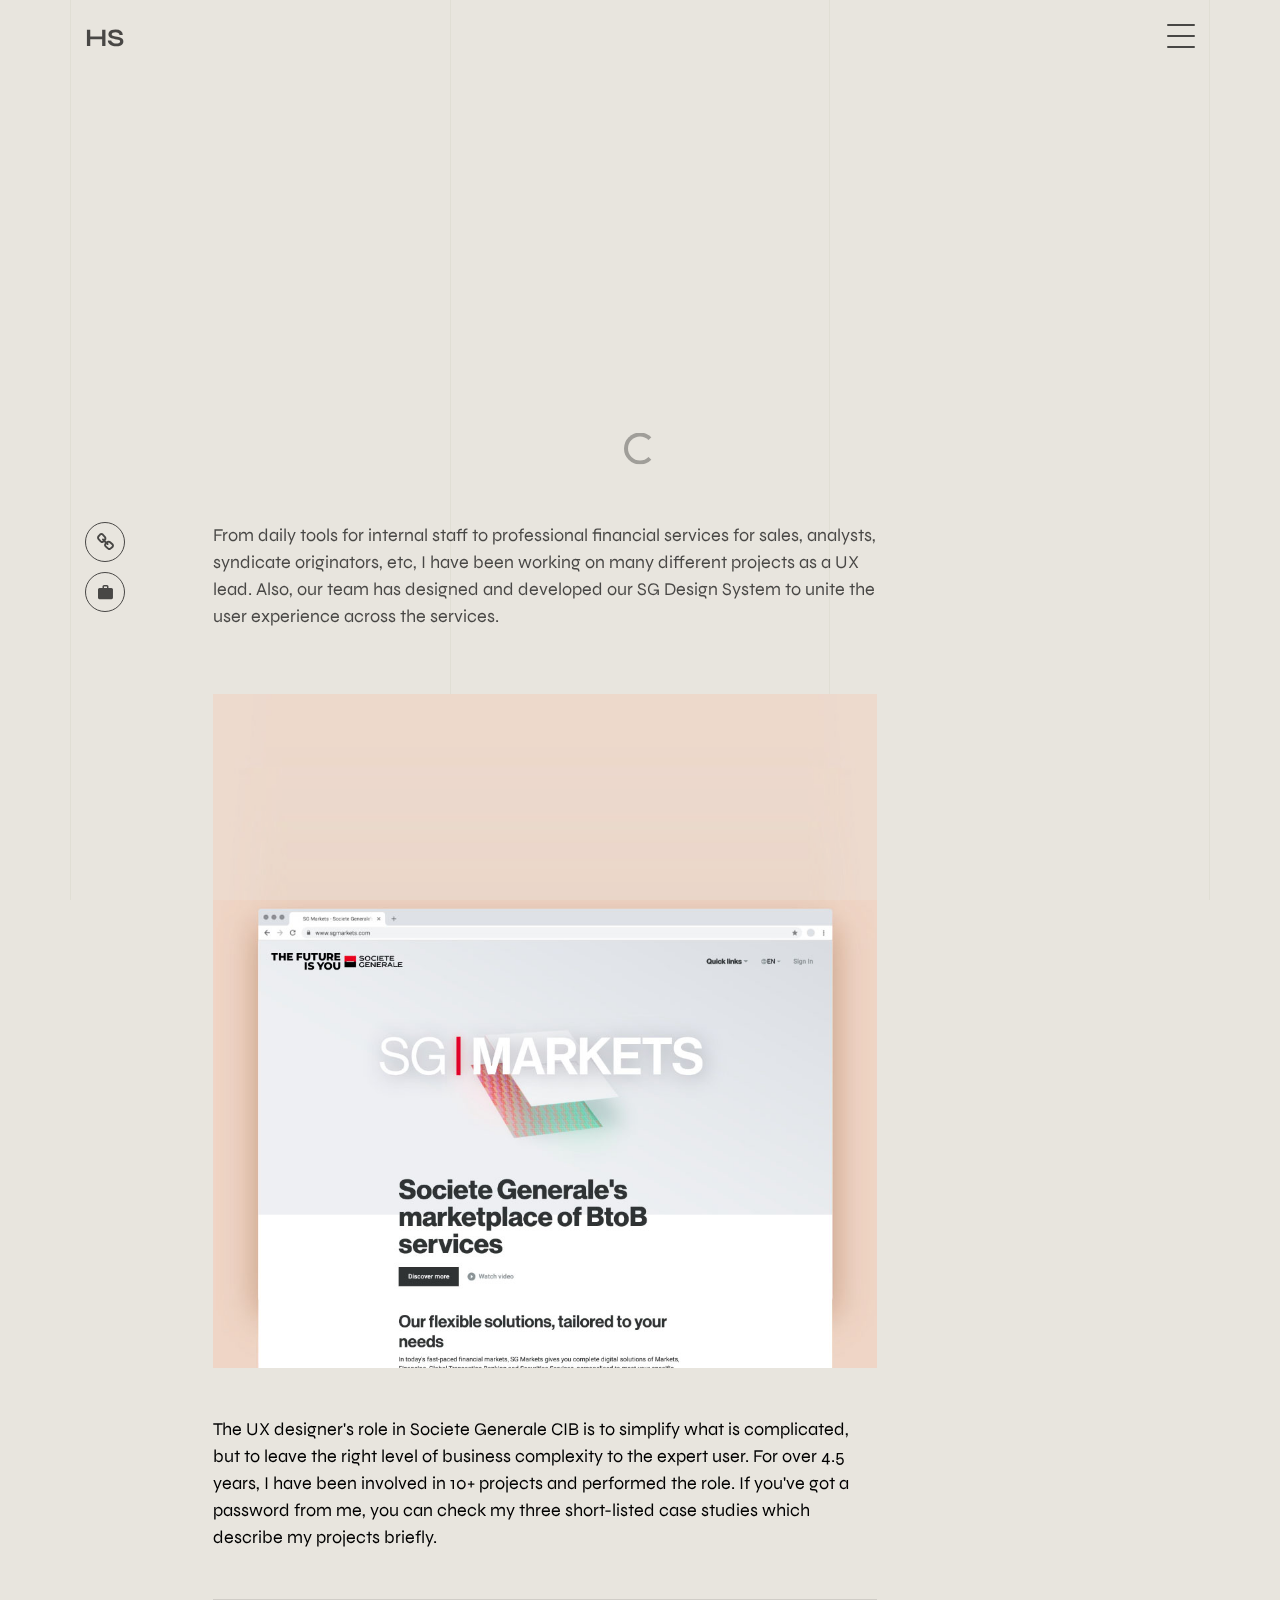
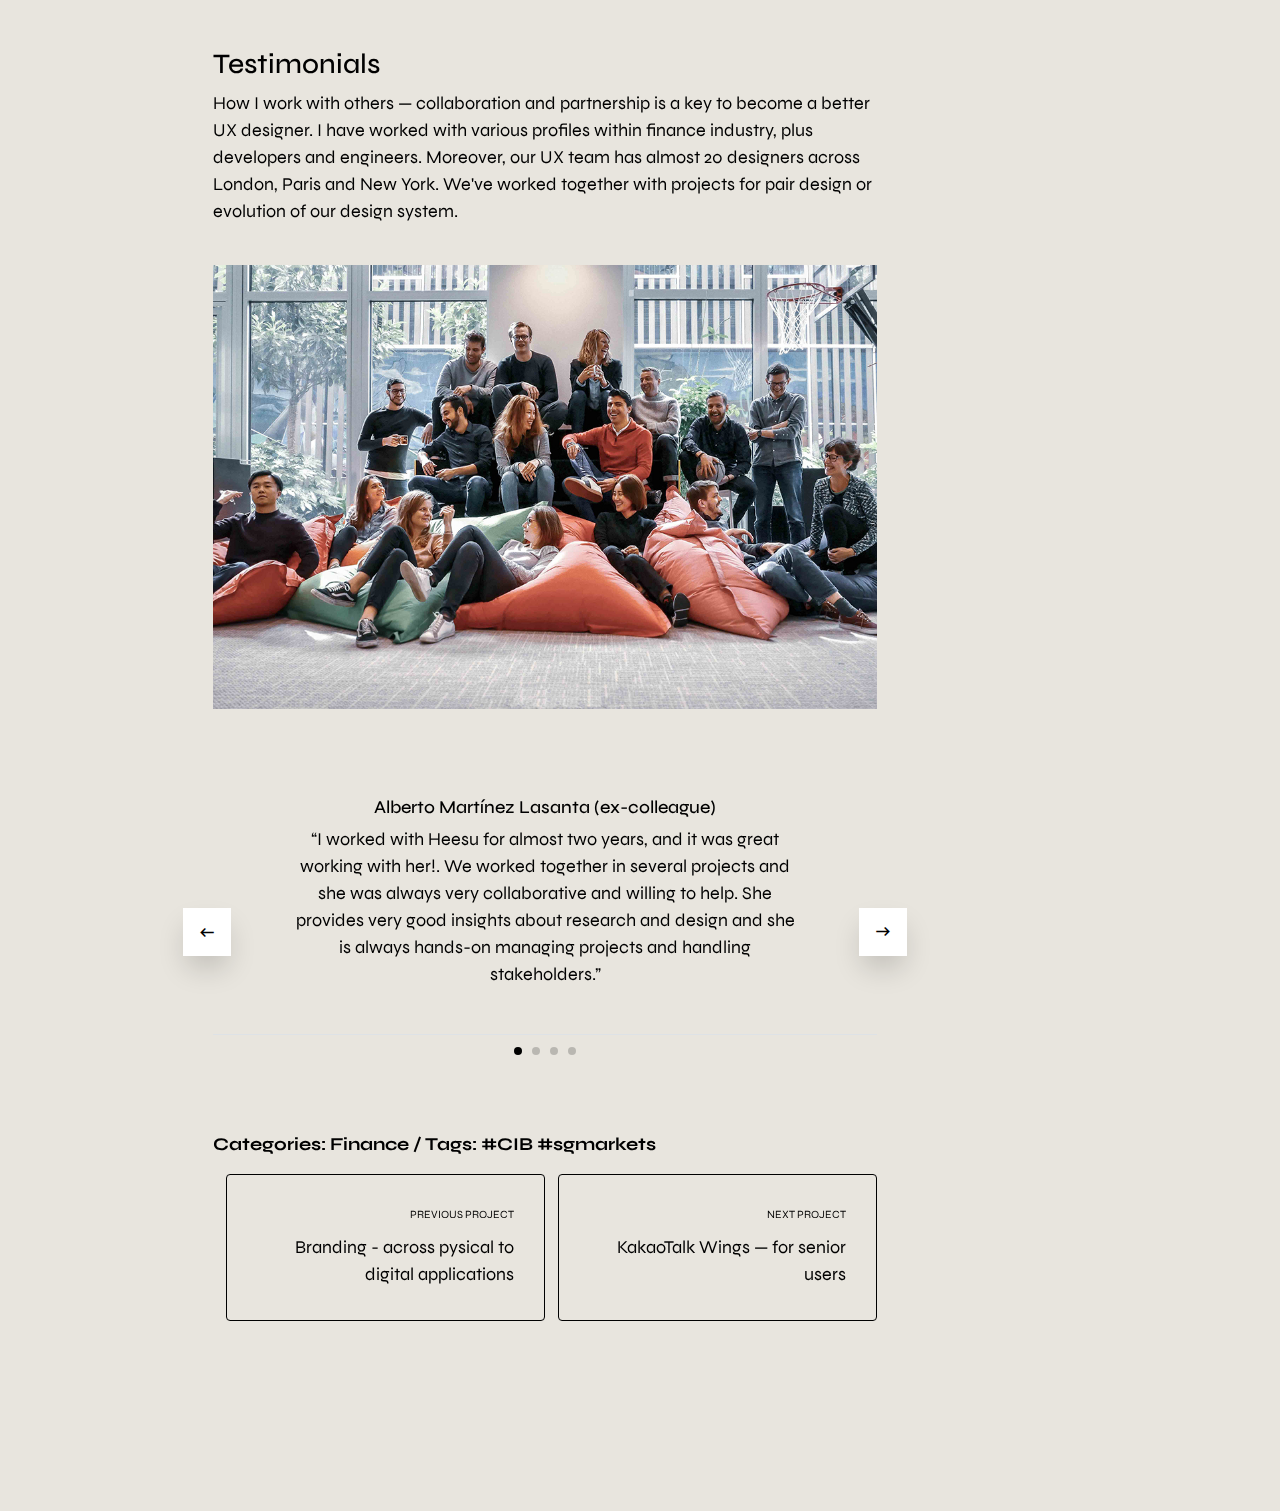
<file: finance.html>
<!-- /*
*/ -->
<!doctype html>
<html lang="en">
<head>
<!-- Global site tag (gtag.js) - Google Analytics -->
<script async src="https://www.googletagmanager.com/gtag/js?id=UA-169398526-1"></script>
<script>
  window.dataLayer = window.dataLayer || [];
  function gtag(){dataLayer.push(arguments);}
  gtag('js', new Date());

  gtag('config', 'UA-169398526-1');
</script>  
  <meta charset="utf-8">
  <meta name="viewport" content="width=device-width, initial-scale=1, shrink-to-fit=no">
  <meta name="author" content="Heesu">
  

  <meta name="description" content="Heesu Shin-ing" />
  <meta name="keywords" content="UX, designer, heesu" />

  <link rel="preconnect" href="https://fonts.gstatic.com">
  <link rel="preconnect" href="https://fonts.googleapis.com">
<link rel="preconnect" href="https://fonts.gstatic.com" crossorigin>
<link href="https://fonts.googleapis.com/css2?family=Syne:wght@400;700;800&display=swap" rel="stylesheet">

  <link rel="stylesheet" href="css/bootstrap.min.css">
  <link rel="stylesheet" href="css/animate.min.css">
  <link rel="stylesheet" href="css/owl.carousel.min.css">
  <link rel="stylesheet" href="css/owl.theme.default.min.css">
  <link rel="stylesheet" href="fonts/icomoon/style.css">
  <link rel="stylesheet" href="fonts/feather/style.css">
  <link rel="stylesheet" href="fonts/flaticon/font/flaticon.css">
  <link rel="stylesheet" href="css/jquery.fancybox.min.css">
  <link rel="stylesheet" href="css/aos.css">
  <link rel="stylesheet" href="css/style.css">

  <!-- fav -->
    <link rel="apple-touch-icon" sizes="180x180" href="/favicon.ico/apple-touch-icon.png">
    <link rel="icon" type="image/png" sizes="32x32" href="/favicon.ico/favicon-32x32.png">
    <link rel="icon" type="image/png" sizes="16x16" href="/favicon.ico/favicon-16x16.png">
    <link rel="manifest" href="/favicon.ico/site.webmanifest">
    <link rel="mask-icon" href="/favicon.ico/safari-pinned-tab.svg" color="#515151">
    <meta name="msapplication-TileColor" content="#2b5797">
    <meta name="theme-color" content="#ffffff">
    
     <!-- Primary Meta Tags -->
    <title>Finance by Heesu</title>
    <meta name="title" content="Heesu Shin — ing">
    <meta name="description" content="A product designer with shin-ing eyes of curiosity">

    <!-- Open Graph / Facebook -->
    <meta property="og:type" content="website">
    <meta property="og:url" content="https://heesushin-ing.github.io/">
    <meta property="og:title" content="Heesu Shin — ing">
    <meta property="og:description" content="A product designer with shin-ing eyes of curiosity">
    <meta property="og:image" content="https://github.com/heesushin-ing/heesushin-ing.github.io/blob/master/images/Meta.png?raw=true">

    <!-- Twitter -->
    <meta property="twitter:card" content="summary_large_image">
    <meta property="twitter:url" content="https://heesushin-ing.github.io/">
    <meta property="twitter:title" content="Heesu Shin — ing">
    <meta property="twitter:description" content="A product designer with shin-ing eyes of curiosity">
    <meta property="twitter:image" content="https://github.com/heesushin-ing/heesushin-ing.github.io/blob/master/images/Meta.png?raw=true">

</head>
<body>
  <div class="lines-wrap">
    <div class="lines-inner">
      <div class="lines"></div>
    </div>
  </div>
  <!-- END lines -->


  <div class="site-mobile-menu site-navbar-target">
    <div class="site-mobile-menu-header">
      <div class="site-mobile-menu-close">
        <span class="icofont-close js-menu-toggle"></span>
      </div>
    </div>
    <div class="site-mobile-menu-body"></div>
  </div>


   <nav class="site-nav">
    <div class="container">
      <div class="site-navigation">
        <a href="index.html" class="logo float-left m-0">HS<span class="text-primary"></span></a>
          
        <ul class="js-clone-nav d-none d-lg-inline-noone text-left site-menu">
          <li><a href="index.html">Home</a></li>
          <li class="active"><a href="finance.html">Finance</a></li>
          <li><a href="branding.html">Product</a></li>
          <li><a href="messenger.html">Messenger</a></li>
          <li><a href="auto.html">Auto</a></li>
          <li><a href="branding.html">Branding</a></li>
        </ul>

        <a href="#" class="burger ml-auto float-right site-menu-toggle js-menu-toggle d-inline-block d-lg-block" data-toggle="collapse" data-target="#main-navbar">
          <span></span>
        </a>

      </div>
    </div>
  </nav>


  <div class="custom-hero">
    <div class="container">
      <div class="row justify-content-center">
        <div class="col-lg-8">
          <h1 class="hero-heading">Suites of BtoB services in finance</h1>
          <div  class="line js-line mx-auto mb-3 my-3"></div>
          <p class="sub-text">Rethinking complexity<span class="mx-3">&bullet;</span>at Societe Generale CIB (2017 - Now)</p>
        </div>
      </div>
    </div>
  </div>

  <div class="site-section">
    <div class="container article">
      <div class="row justify-content-center align-items-stretch">

        <article class="col-lg-8 order-lg-2 px-lg-5">
          <p>From daily tools for internal staff to professional financial services for sales, analysts, syndicate originators, etc, I have been working on many different projects as a UX lead. Also, our team has designed and developed our SG Design System to unite the user experience across the services.</p>
         
          <img src="images/2.1.jpg" alt="Image" class="img-fluid my-5">
        
          <p>The UX designer's role in Societe Generale CIB is to simplify what is complicated, but to leave the right level of business complexity to the expert user. For over 4.5 years, I have been involved in 10+ projects and performed the role. If you've got a password from me, you can check my three short-listed case studies which describe my projects briefly.</p>
    
         <hr class="my-5">
            
          <h3 class="mt-5">Testimonials</h3>
          <p>How I work with others &mdash; collaboration and partnership is a key to become a better UX designer. I have worked with various profiles within finance industry, plus developers and engineers. Moreover, our UX team has almost 20 designers across London, Paris and New York. We've worked together with projects for pair design or evolution of our design system.</p>

         
         <img src="images/1.4.jpg" alt="Image" class="img-fluid my-4">   
         <div class="container py-3 my-5 border-bottom">
            
            <div class="row">
                <div class="main-slider owl-single owl-carousel">
                  <div class="testimonial mx-auto">
                    <h3 class="name">Alberto Martínez Lasanta (ex-colleague)</h3>
                    <blockquote>
                      <p>&ldquo;I worked with Heesu for almost two years, and it was great working with her!. We worked together in several projects and she was always very collaborative and willing to help. She provides very good insights about research and design and she is always hands-on managing projects and handling stakeholders.&rdquo;</p>
                    </blockquote>
                  </div>

                  <div class="testimonial mx-auto">
                    <h3 class="name">Graham Root (ex-PO)</h3>
                    <blockquote>
                      <p>&ldquo;I worked along with Heesu for the last couple of years to develop the digitalisation of the sales and rfq process on credit. She was very understanding of our needs and the design we were trying to achieve. The end result has been fantastic. &rdquo;</p>
                    </blockquote>
                  </div>

                  <div class="testimonial mx-auto">
                    <h3 class="name">Anonymous from 360 feedback</h3>
                    <blockquote>
                      <p>&ldquo;She has been a key player in the succcess of the now-on-going convergence, always looking at the best interest of users and the bank. Well done!&rdquo;</p>
                    </blockquote>
                  </div>
                    
                  <div class="testimonial mx-auto">
                    <h3 class="name">Anonymous from 360 feedback</h3>
                    <blockquote>
                      <p>&ldquo;I only have good things to say about her work and ethics. TLDR: she's professional, fun and easy to work with, plus open minded to comments and critics!&rdquo;</p>
                    </blockquote>
                  </div>

                </div>
              
            </div>
          </div>
            
            


          <div class="pt-5 categories_tags ">
            <p>Categories: Finance / Tags: #CIB #sgmarkets</p>
          </div>

          <div class="post-single-navigation d-flex align-items-stretch">
            <a href="/branding.html" class="ml-auto w-50 text-right pl-4">
              <span class="d-block">Previous project</span>
              Branding - across pysical to digital applications
            </a>
            <a href="/messenger.html" class="ml-auto w-50 text-right pl-4">
              <span class="d-block">Next project</span>
              KakaoTalk Wings &mdash; for senior users
            </a>
          </div>


         

        </article>

        <div class="col-md-12 col-lg-1 order-lg-1">
          <div class="share sticky-top">
            
            <ul class="list-unstyled share-article">
              <li><a href="https://design.sgmarkets.com/en/"><span class="icon-link"></span></a></li>
              <li><a href="https://info.sgmarkets.com/en"><span class="icon-work"></span></a></li>
            </ul>
          </div>
        </div>
        <div class="col-lg-3 mb-5 mb-lg-0 order-lg-3">

          

          <div class="share floating-block sticky-top d-none">

            <h2 class="mb-3 text-black">Case studies</h2>
            <p>Sorry, you need password here.</p>
            <div class="btn btn-primary btn-block" onclick="passWord()">Open
            </div>
          </div>
        </div>
      </div>
    </div>
  </div>



  
  


  <div id="overlayer"></div>
  <div class="loader">
    <div class="spinner-border" role="status">
      <span class="sr-only">Loading...</span>
    </div>
  </div>

  <script src="js/jquery-3.5.1.min.js"></script>
  <script src="js/jquery-migrate-3.0.0.min.js"></script>
  <script src="js/popper.min.js"></script>
  <script src="js/bootstrap.min.js"></script>
  <script src="js/owl.carousel.min.js"></script>
  <script src="js/aos.js"></script>
  <script src="js/imagesloaded.pkgd.js"></script>
  <script src="js/isotope.pkgd.min.js"></script>
  <script src="js/jquery.animateNumber.min.js"></script>
  <script src="js/jquery.stellar.min.js"></script>
  <script src="js/jarallax.min.js"></script>
  <script src="js/jarallax-element.min.js"></script>
  <script src="js/jquery.waypoints.min.js"></script>
  <script src="js/jquery.fancybox.min.js"></script>

  <script src="js/jquery.lettering.js"></script>


  <script src="js/TweenMax.min.js"></script>
  <script src="js/ScrollMagic.min.js"></script>
  <script src="js/scrollmagic.animation.gsap.min.js"></script>
  <script src="js/debug.addIndicators.min.js"></script>

 
    
  <script src="js/custom.js"></script>
    <script>
    function passWord() {
    var testV = 1;
    var pass1 = prompt('Please enter your password',' ');
    while (testV < 3) {
    if (!pass1)
    history.go(-1);
    if (pass1.toLowerCase() == "comeonheesu") {
    alert('You got it right!');
    window.open('casestudies.html');
    break;
    }
    testV+=1;
    var pass1 =
    prompt('Access Denied - Password incorrect, Please try again.','Password');
    }
    if (pass1.toLowerCase()!="password" & testV ==3)
    history.go(-1);
    return " ";
    }
    </script>
  
</body>
</html>
</file>
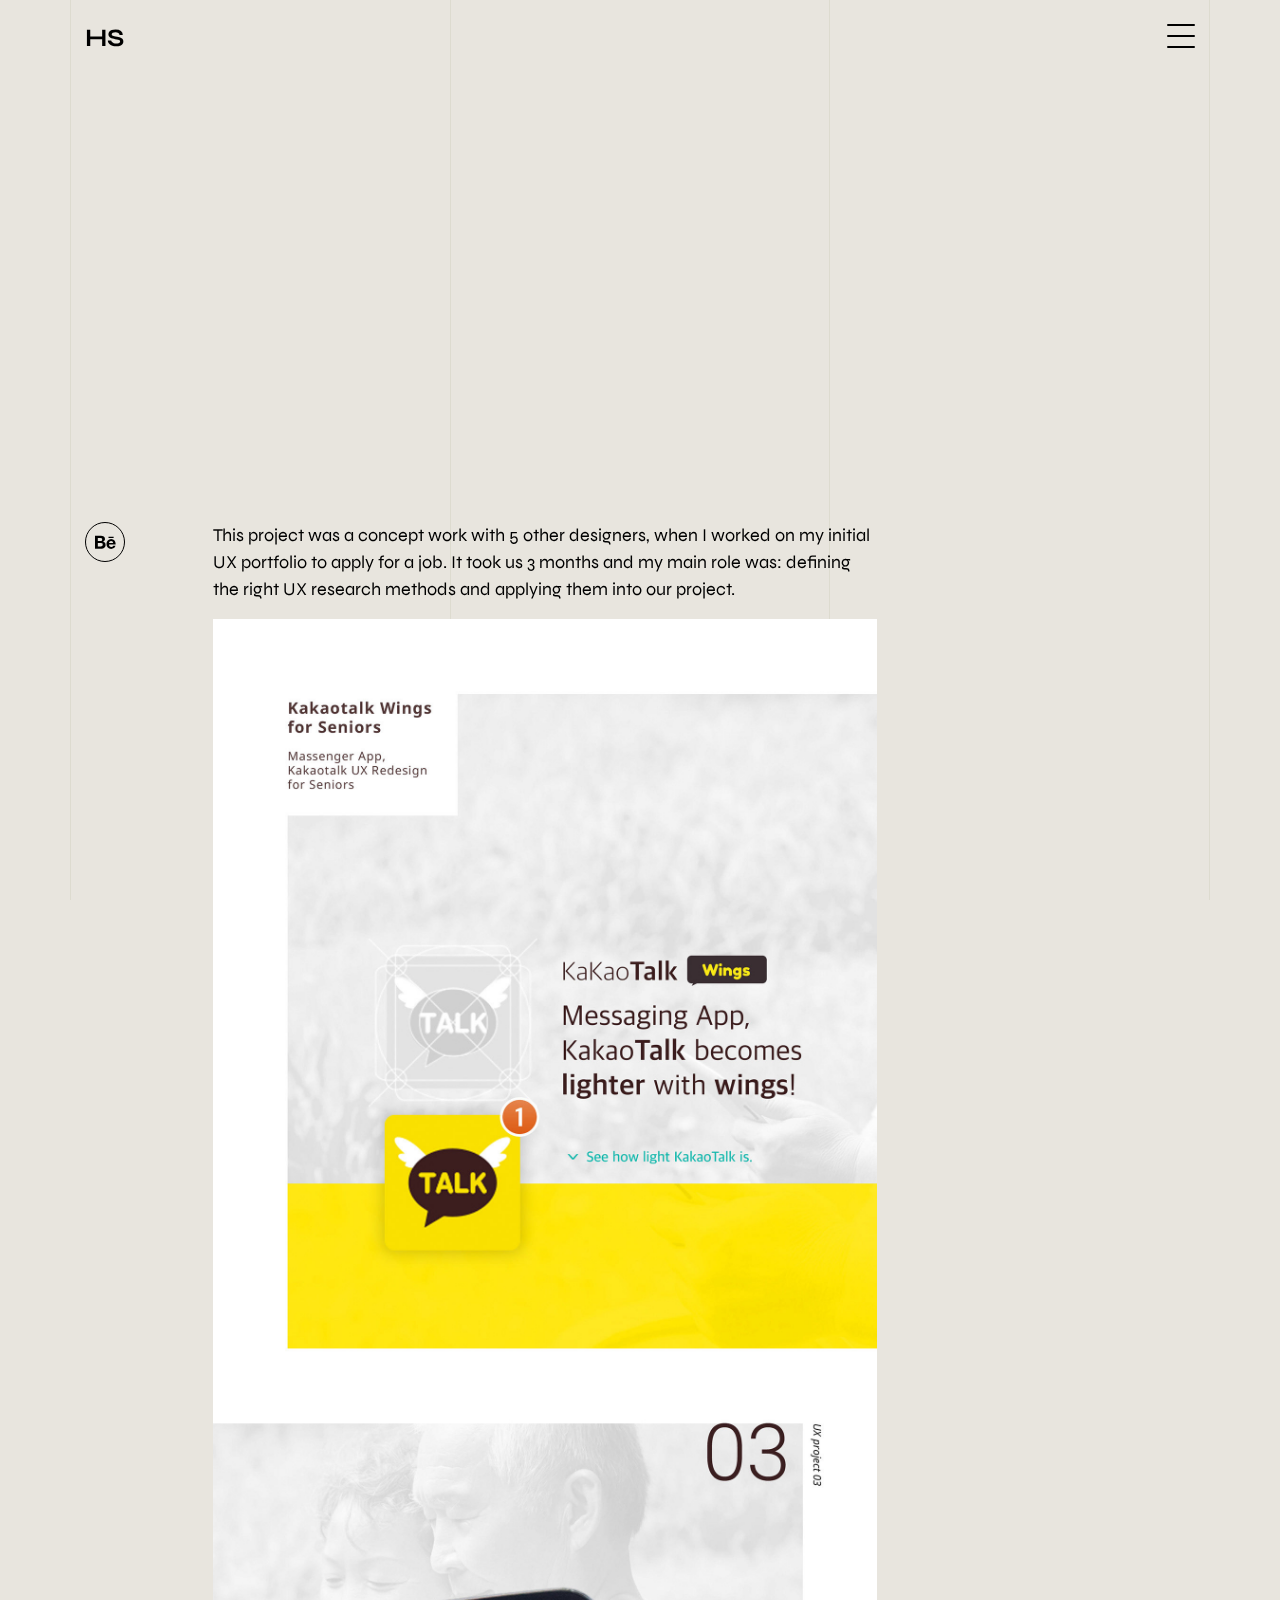
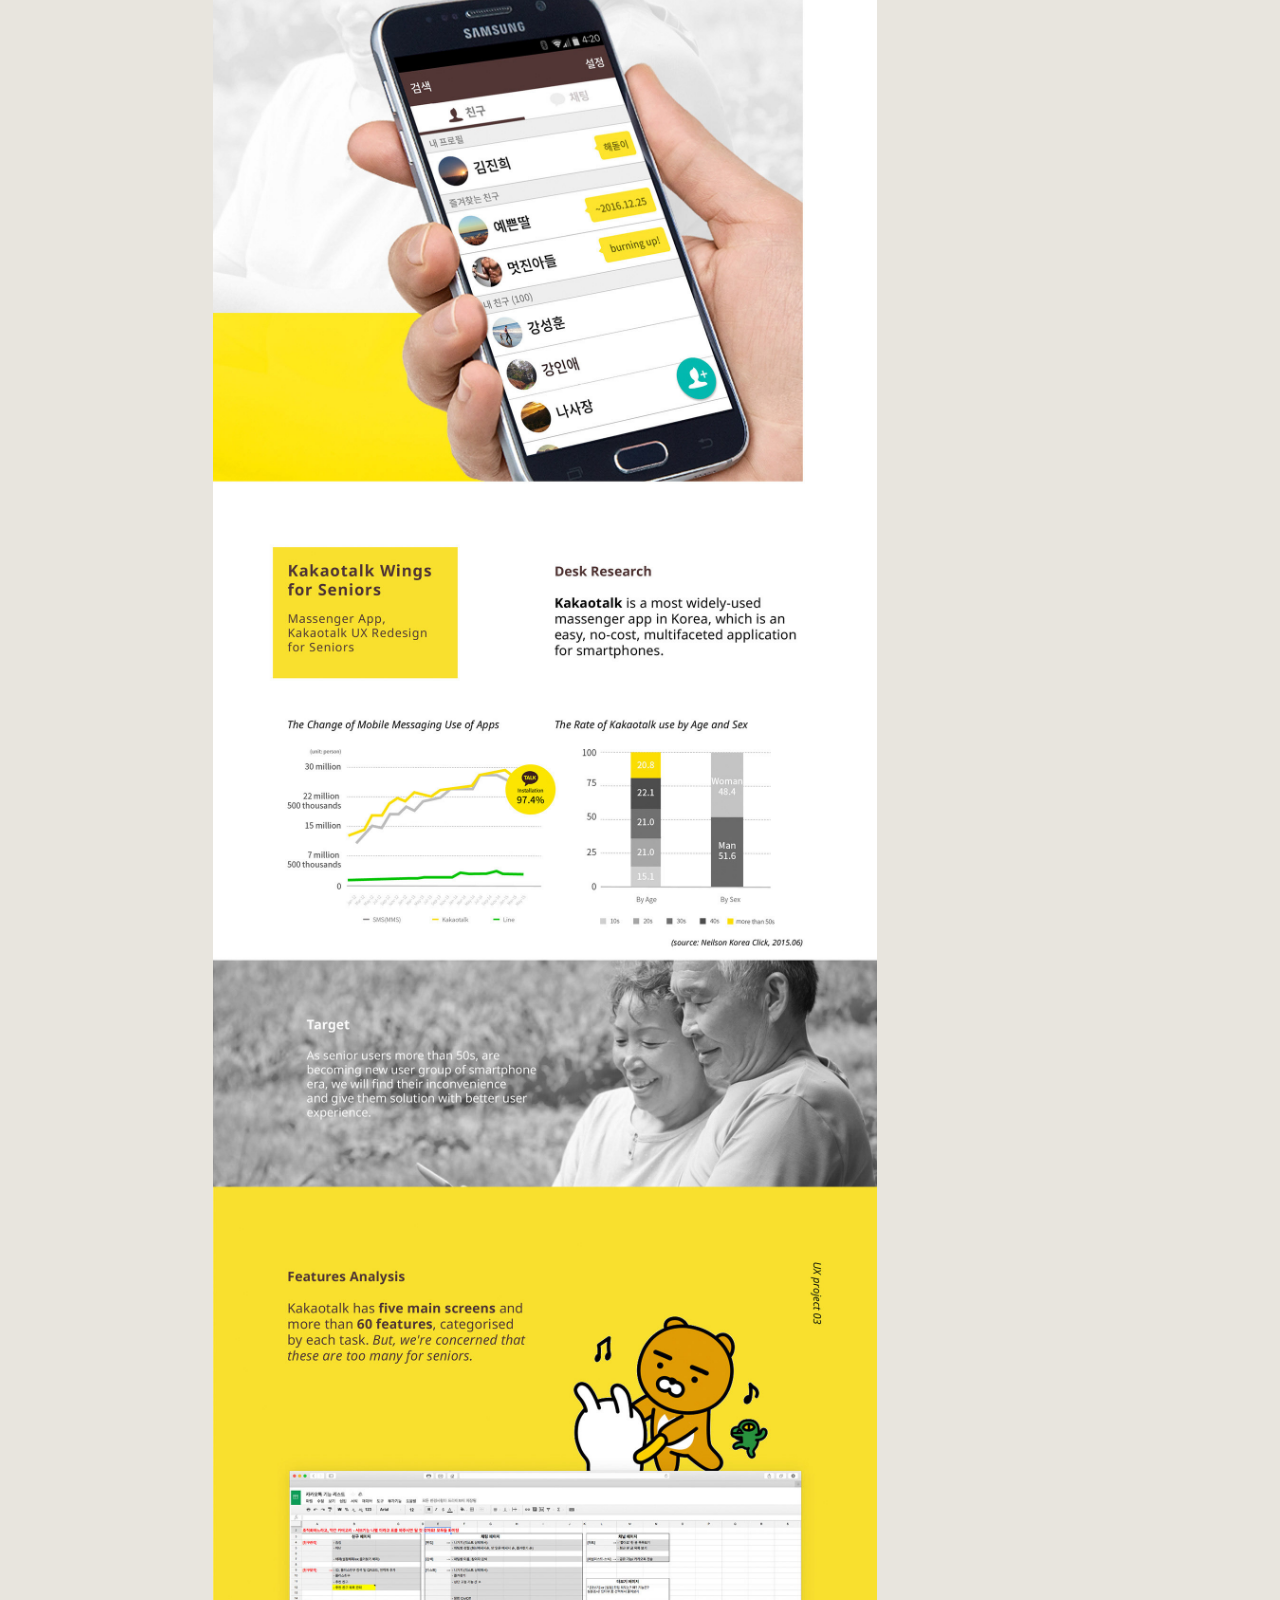
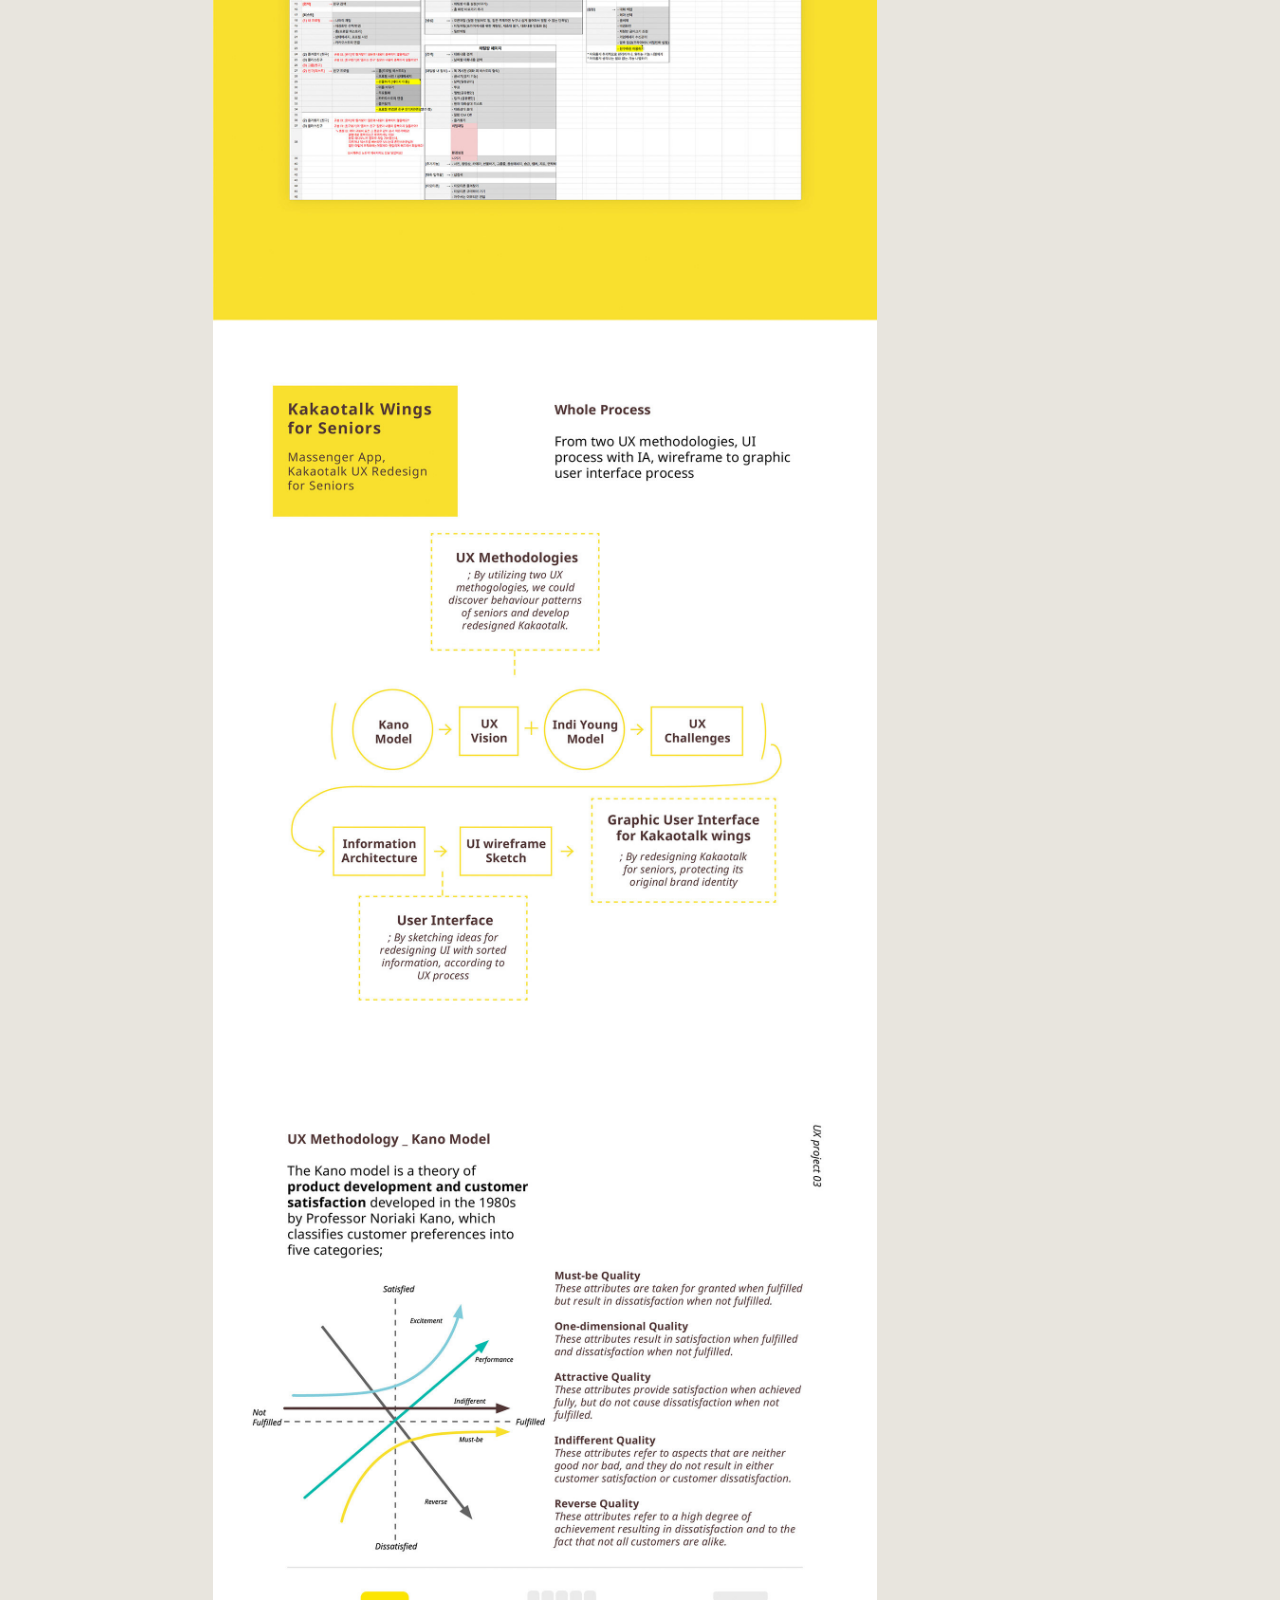
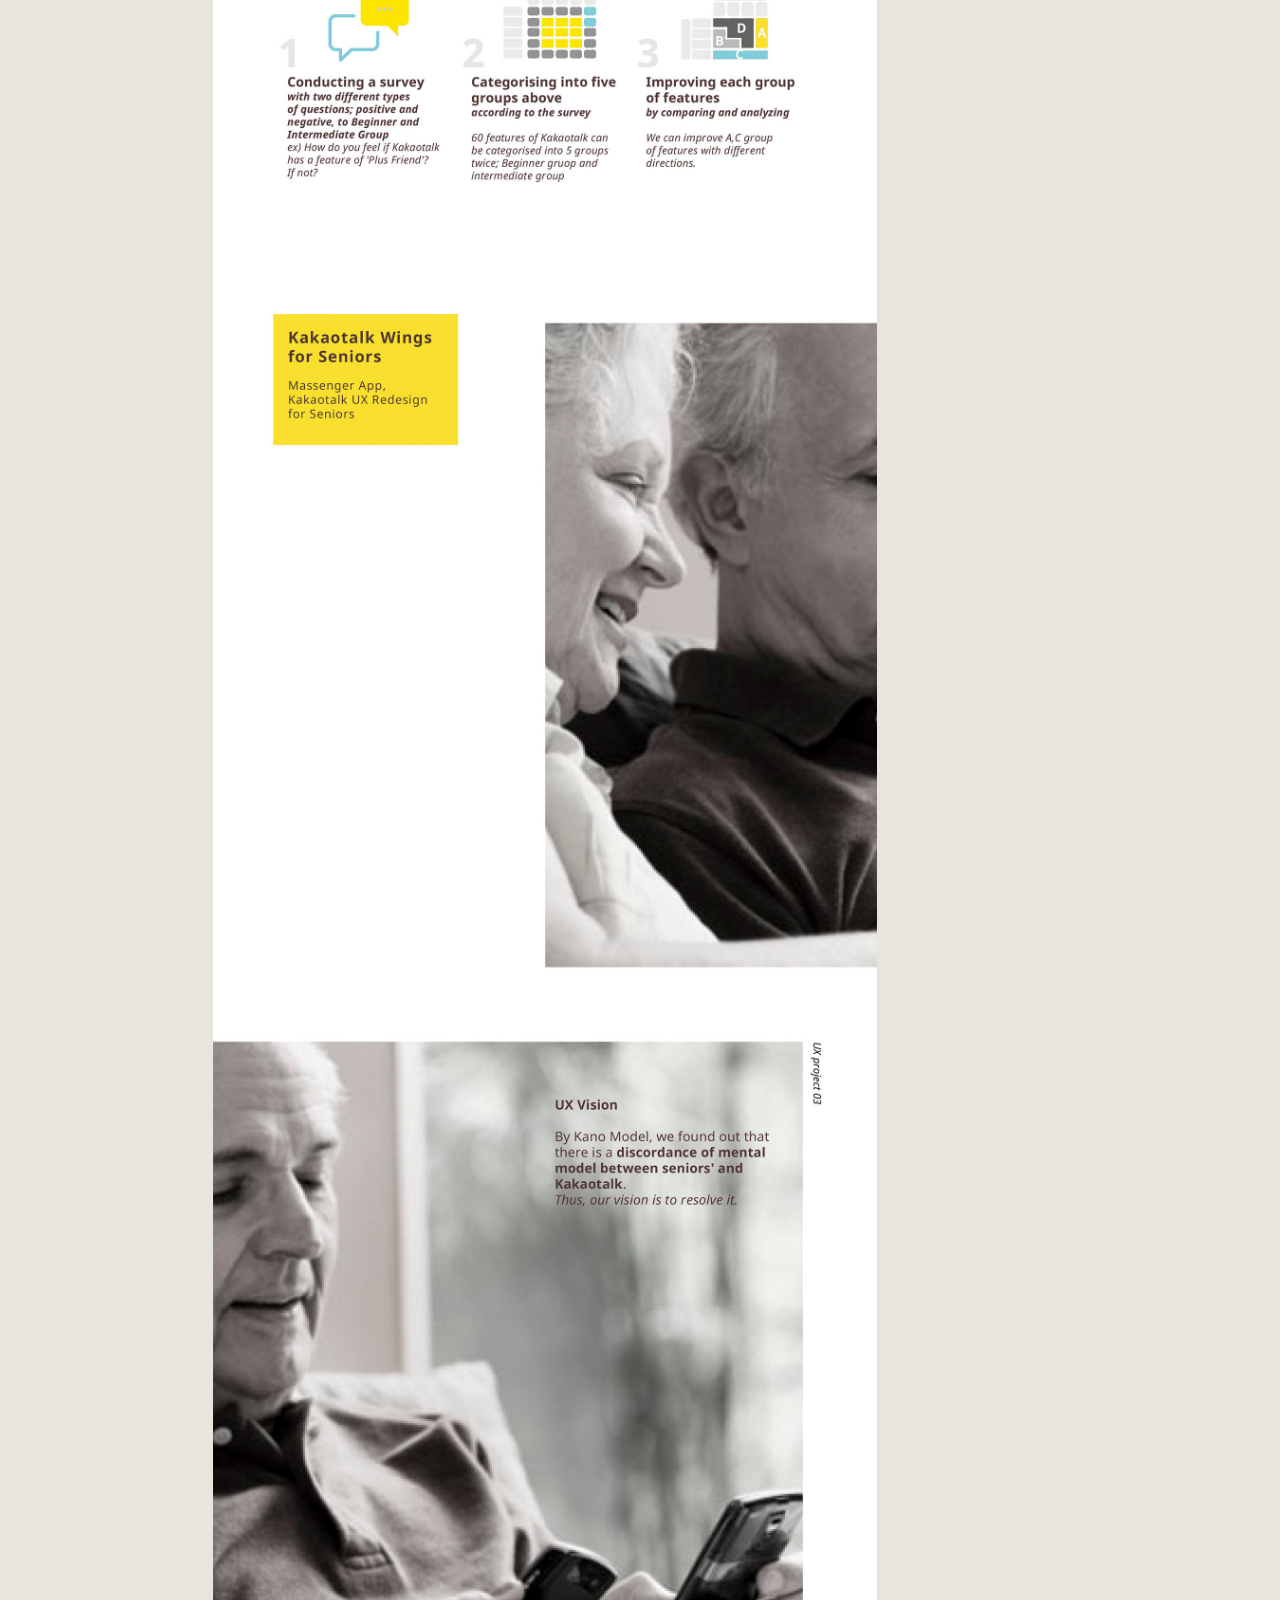
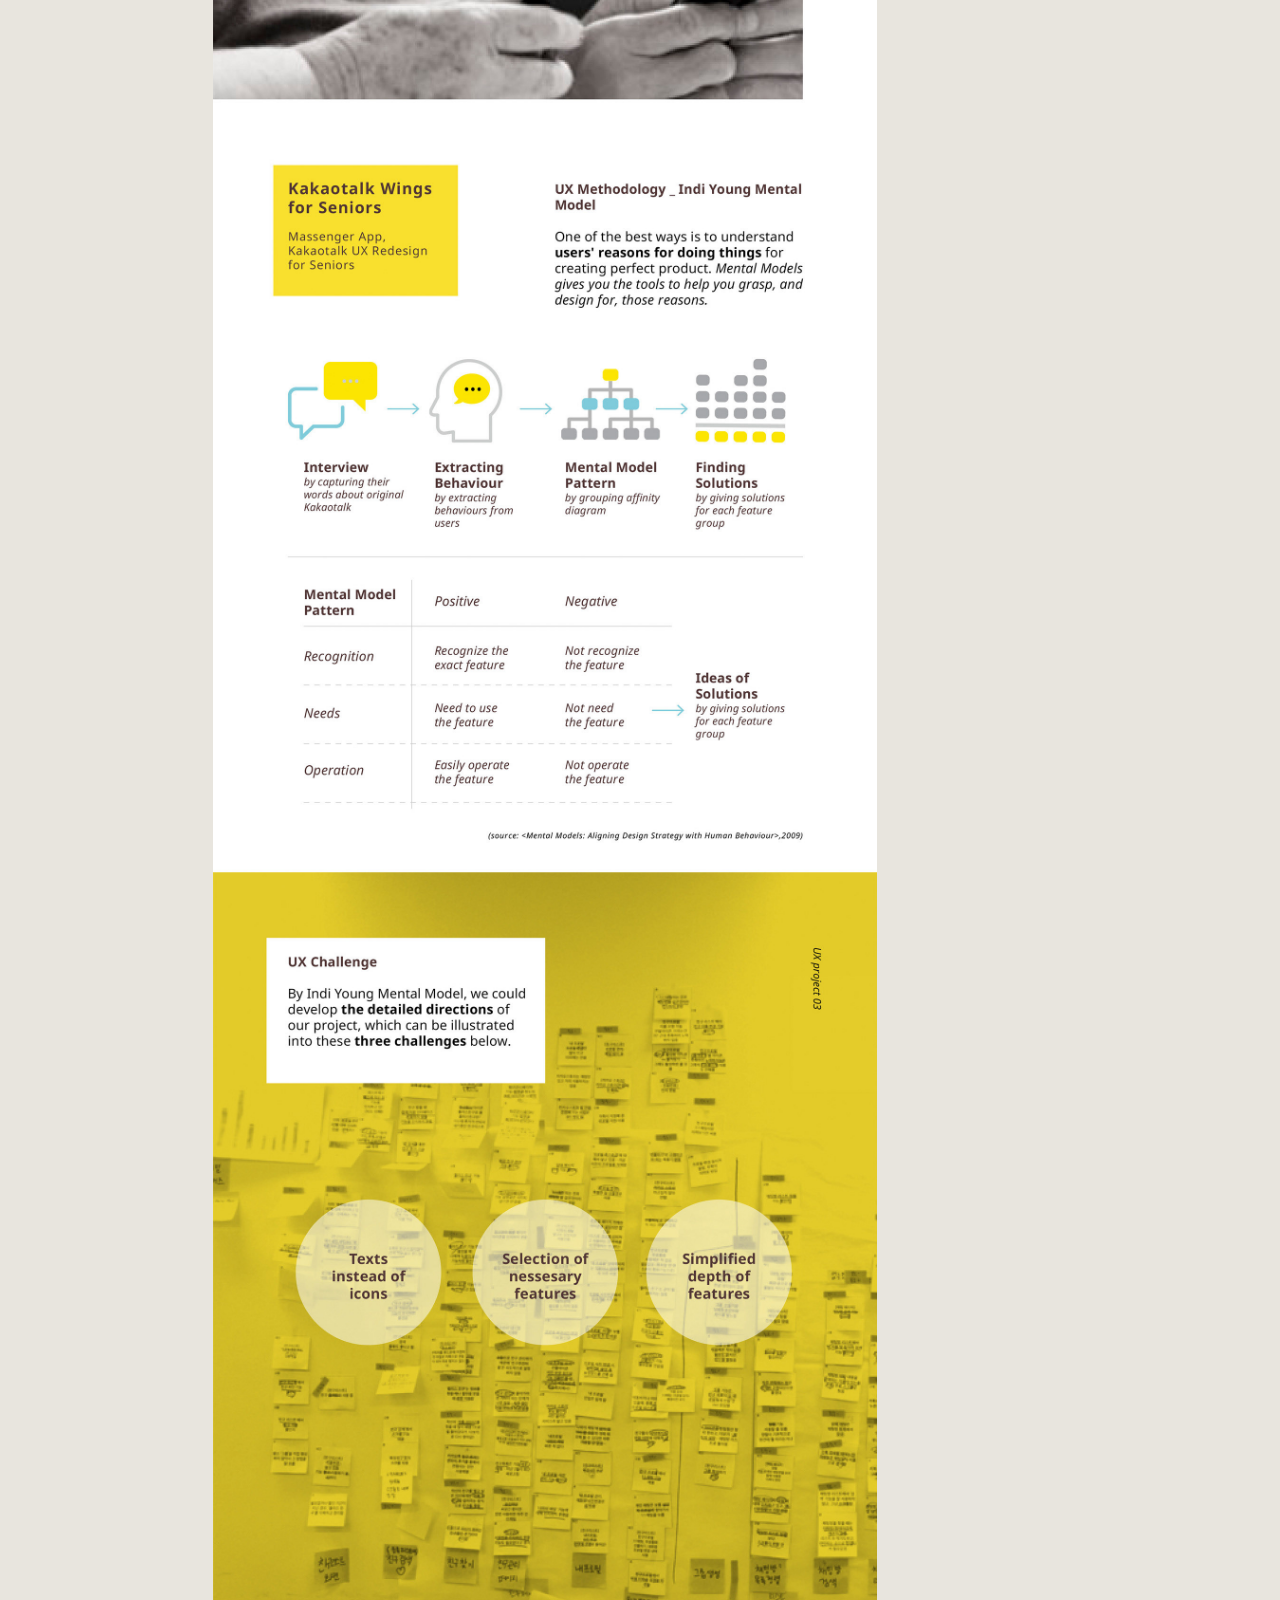
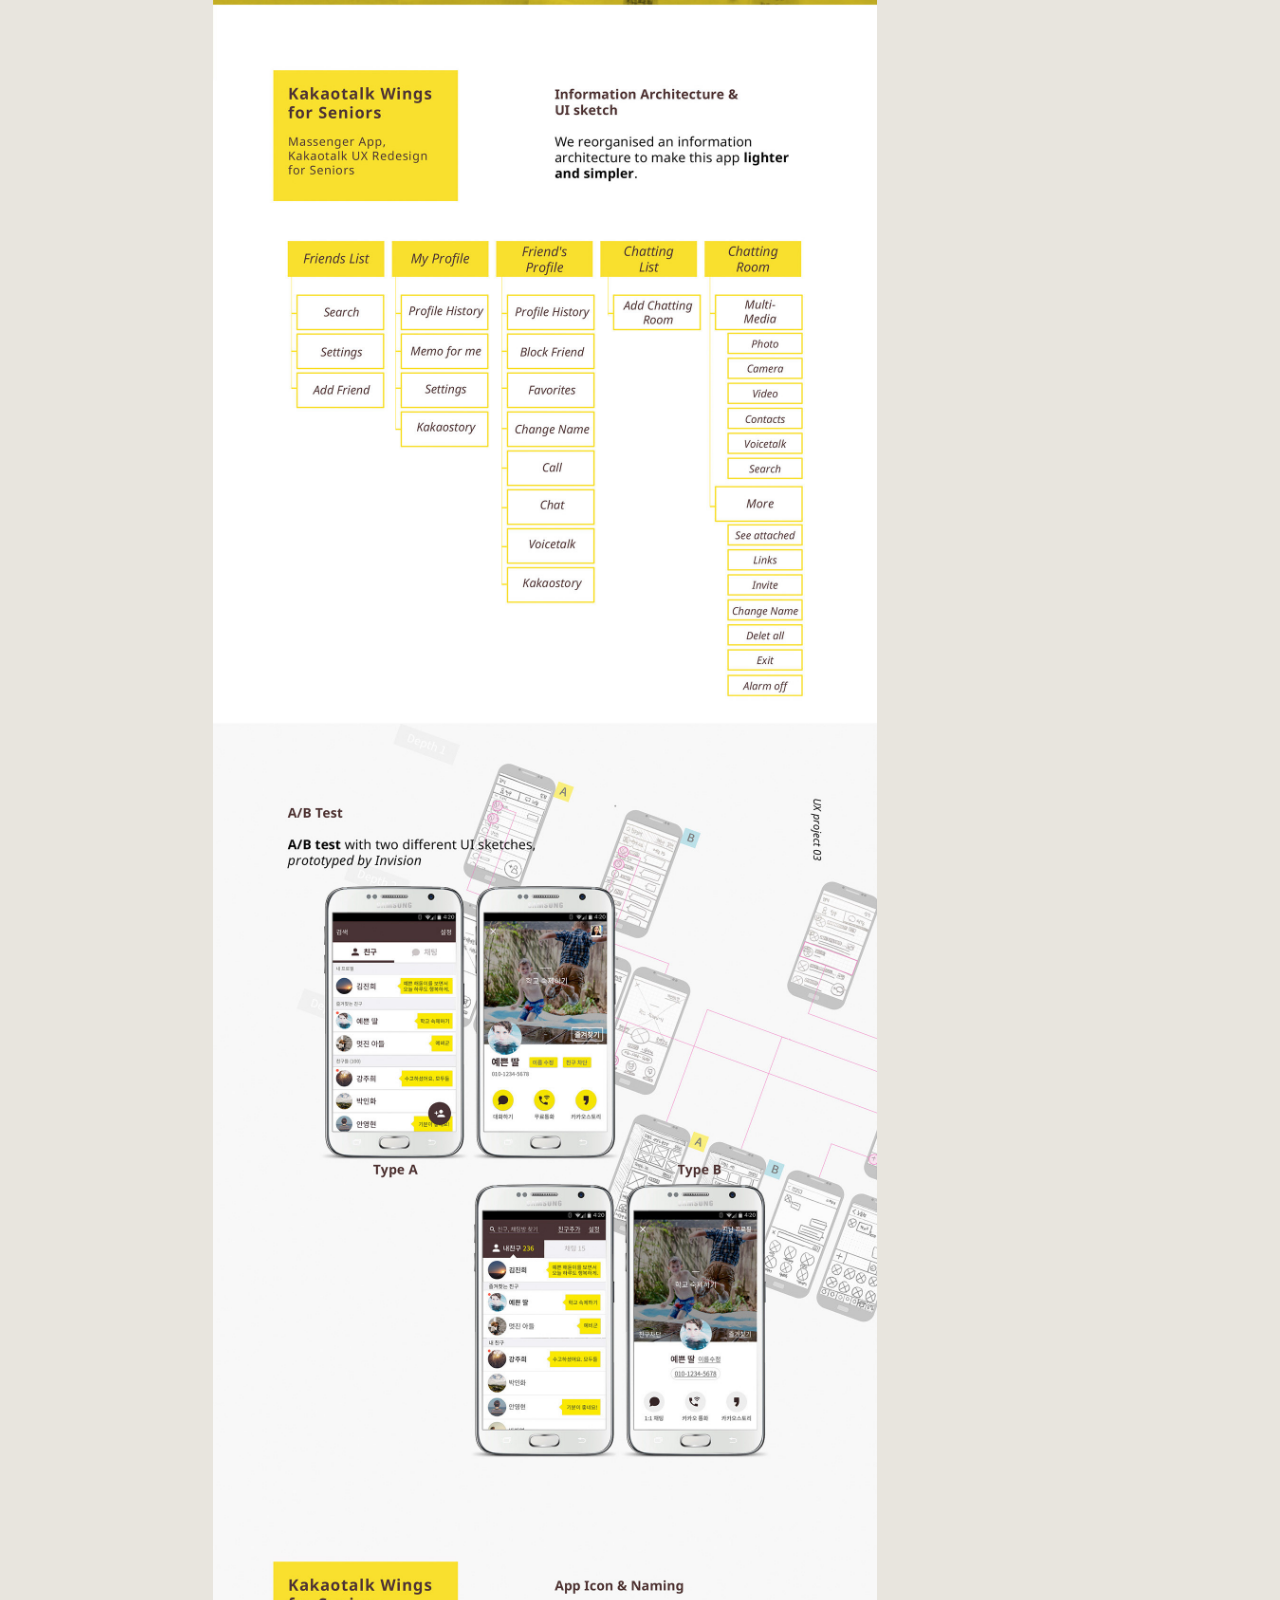
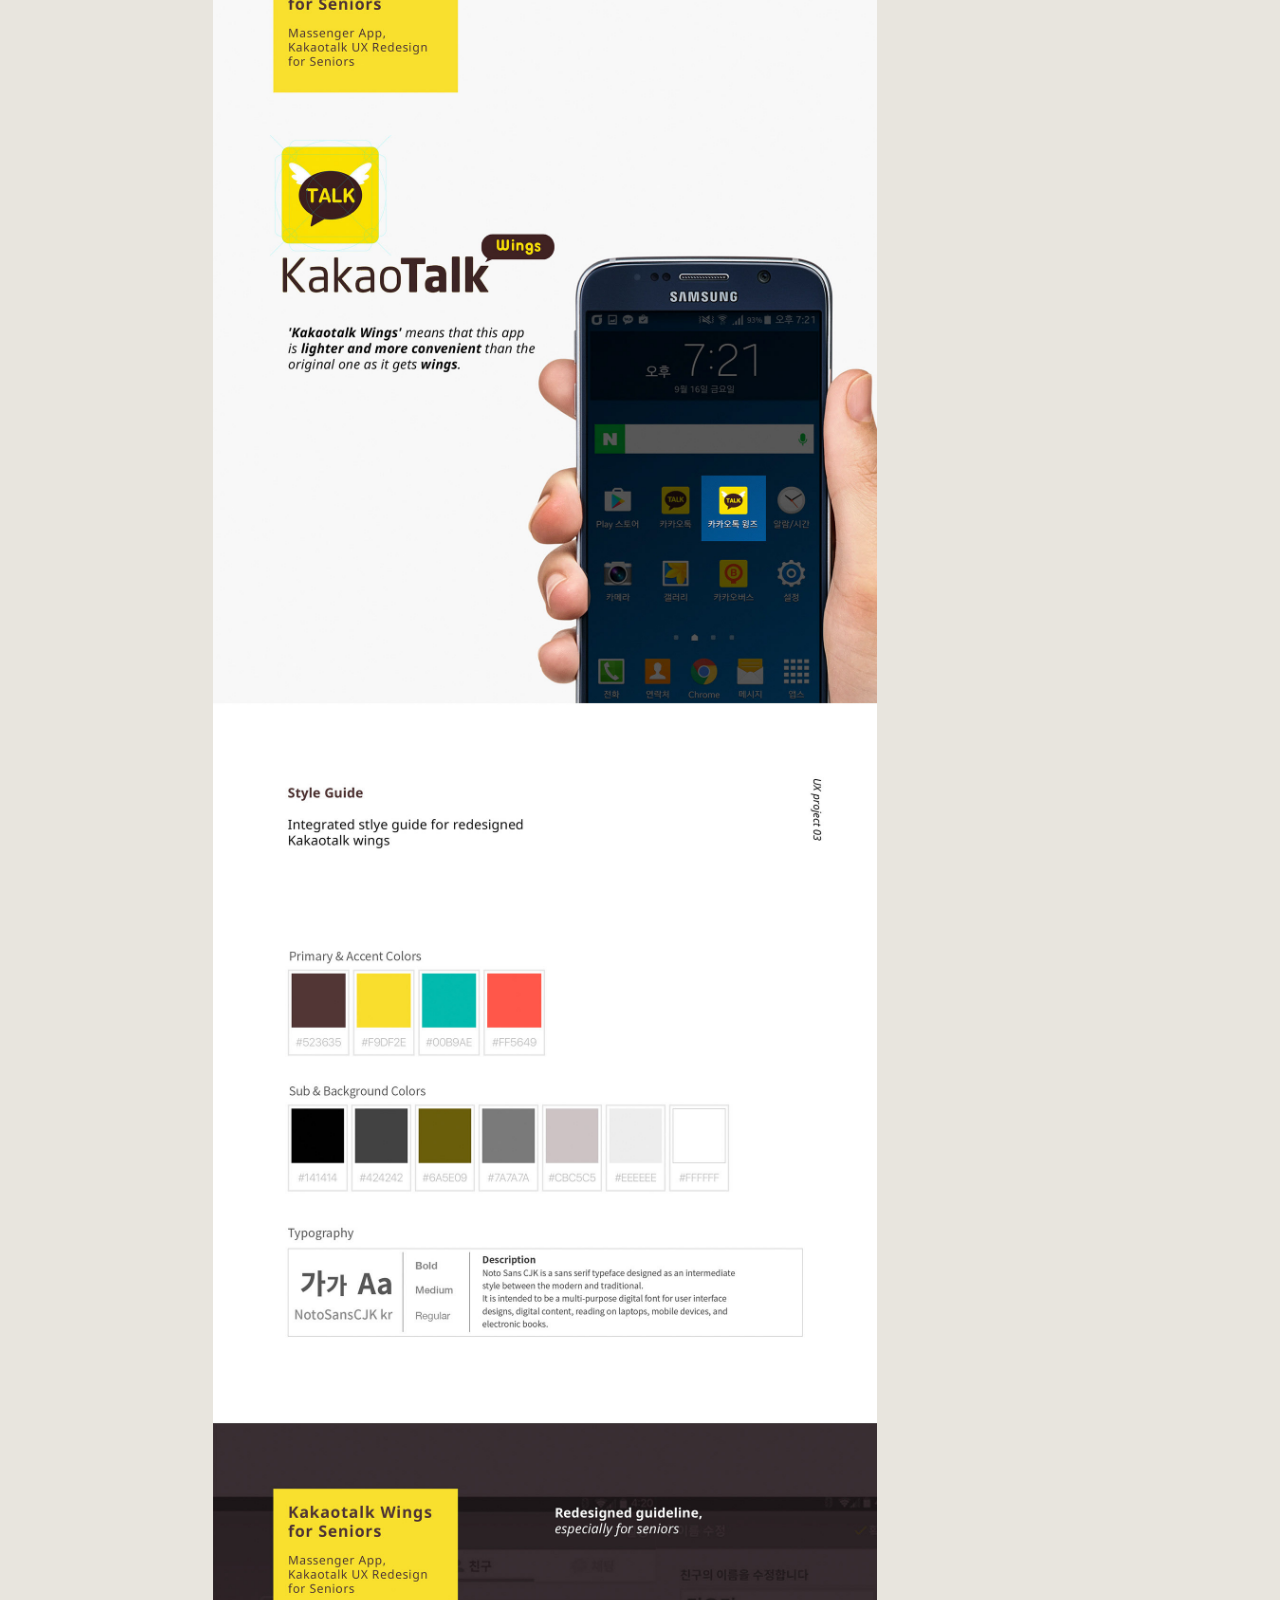
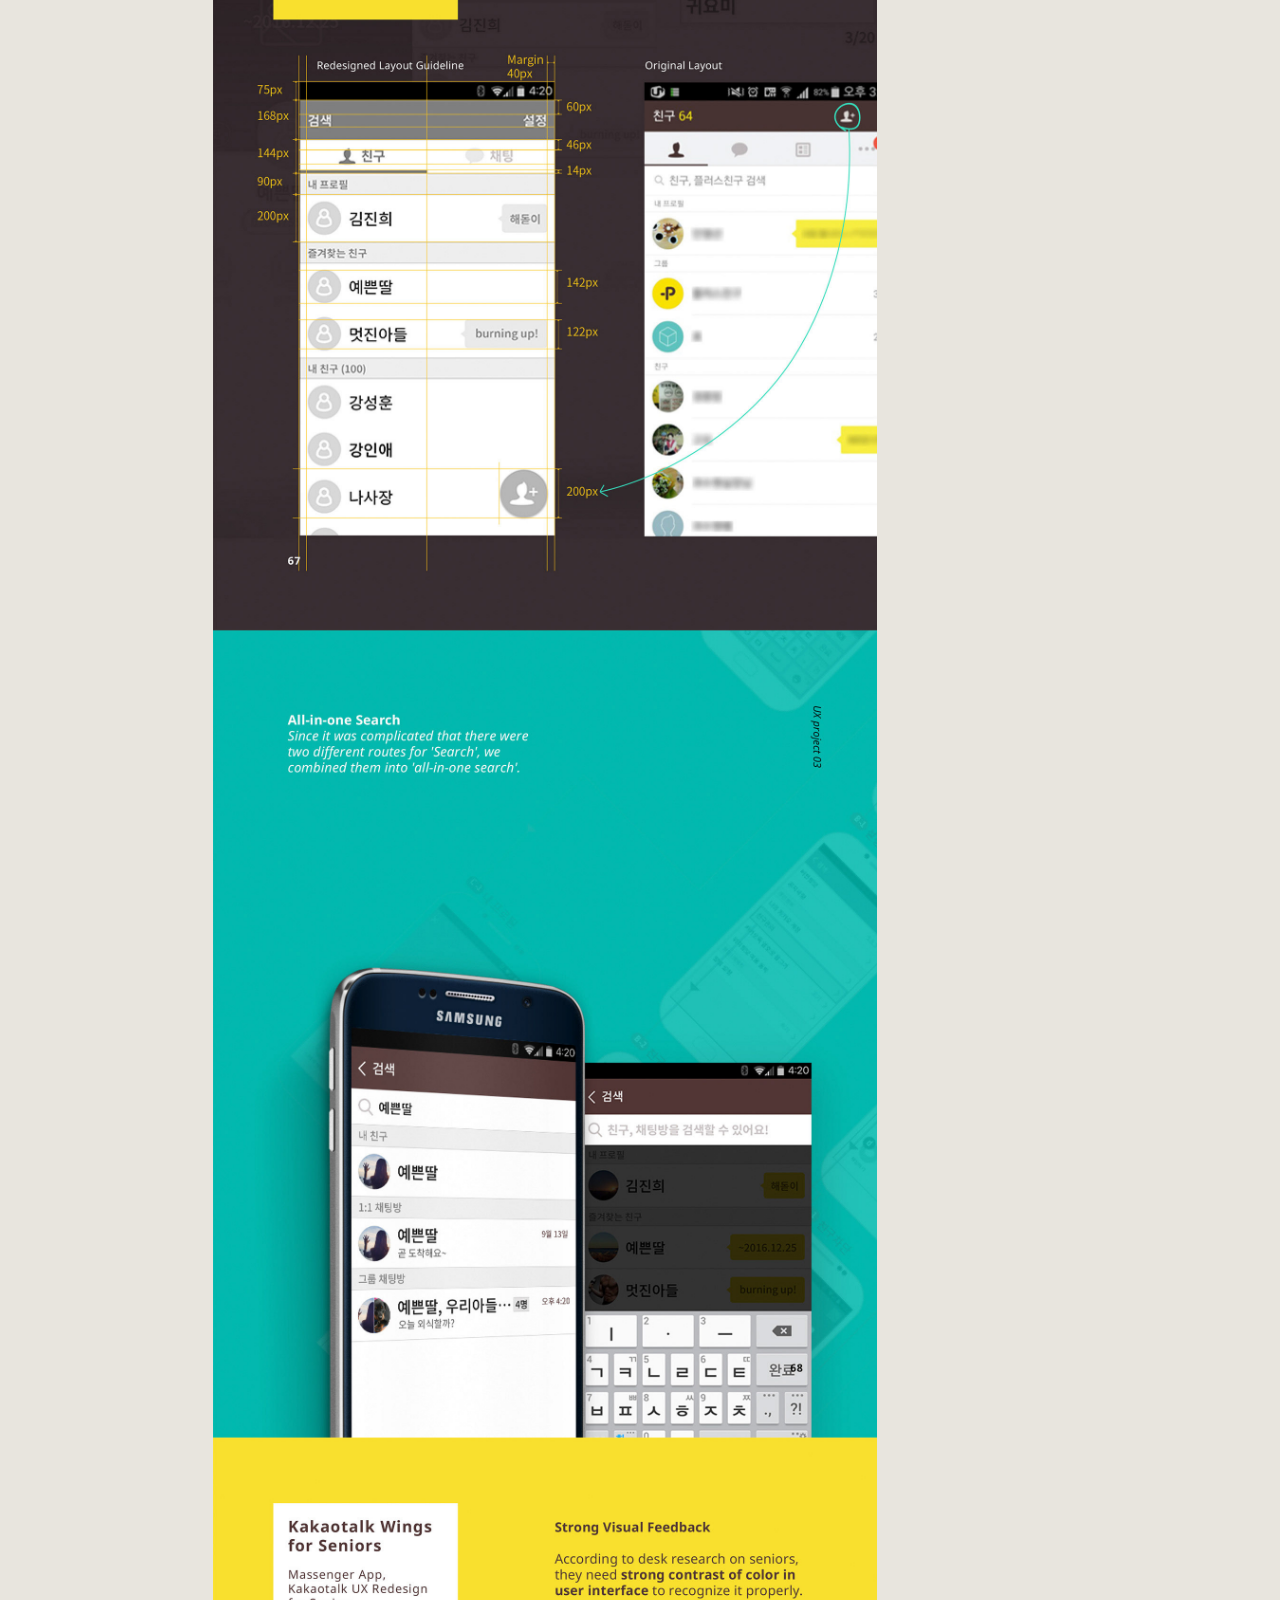
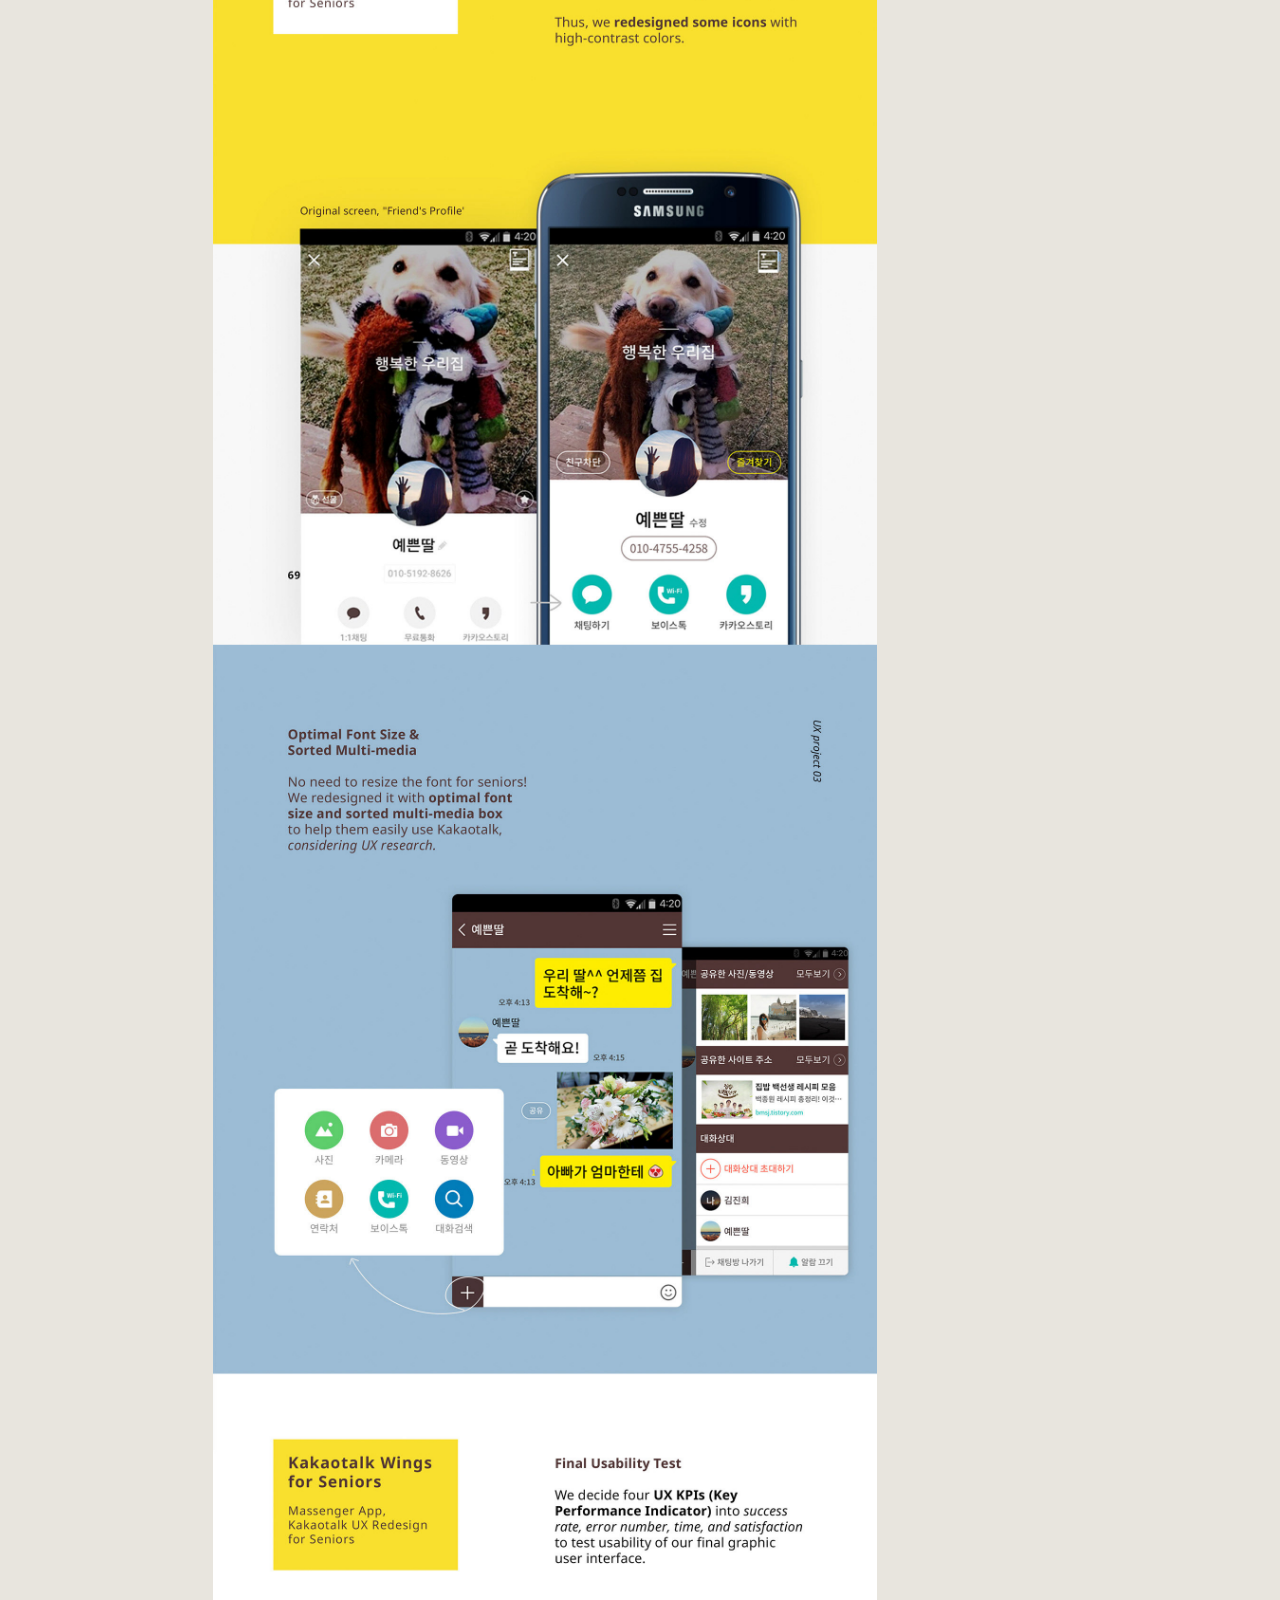
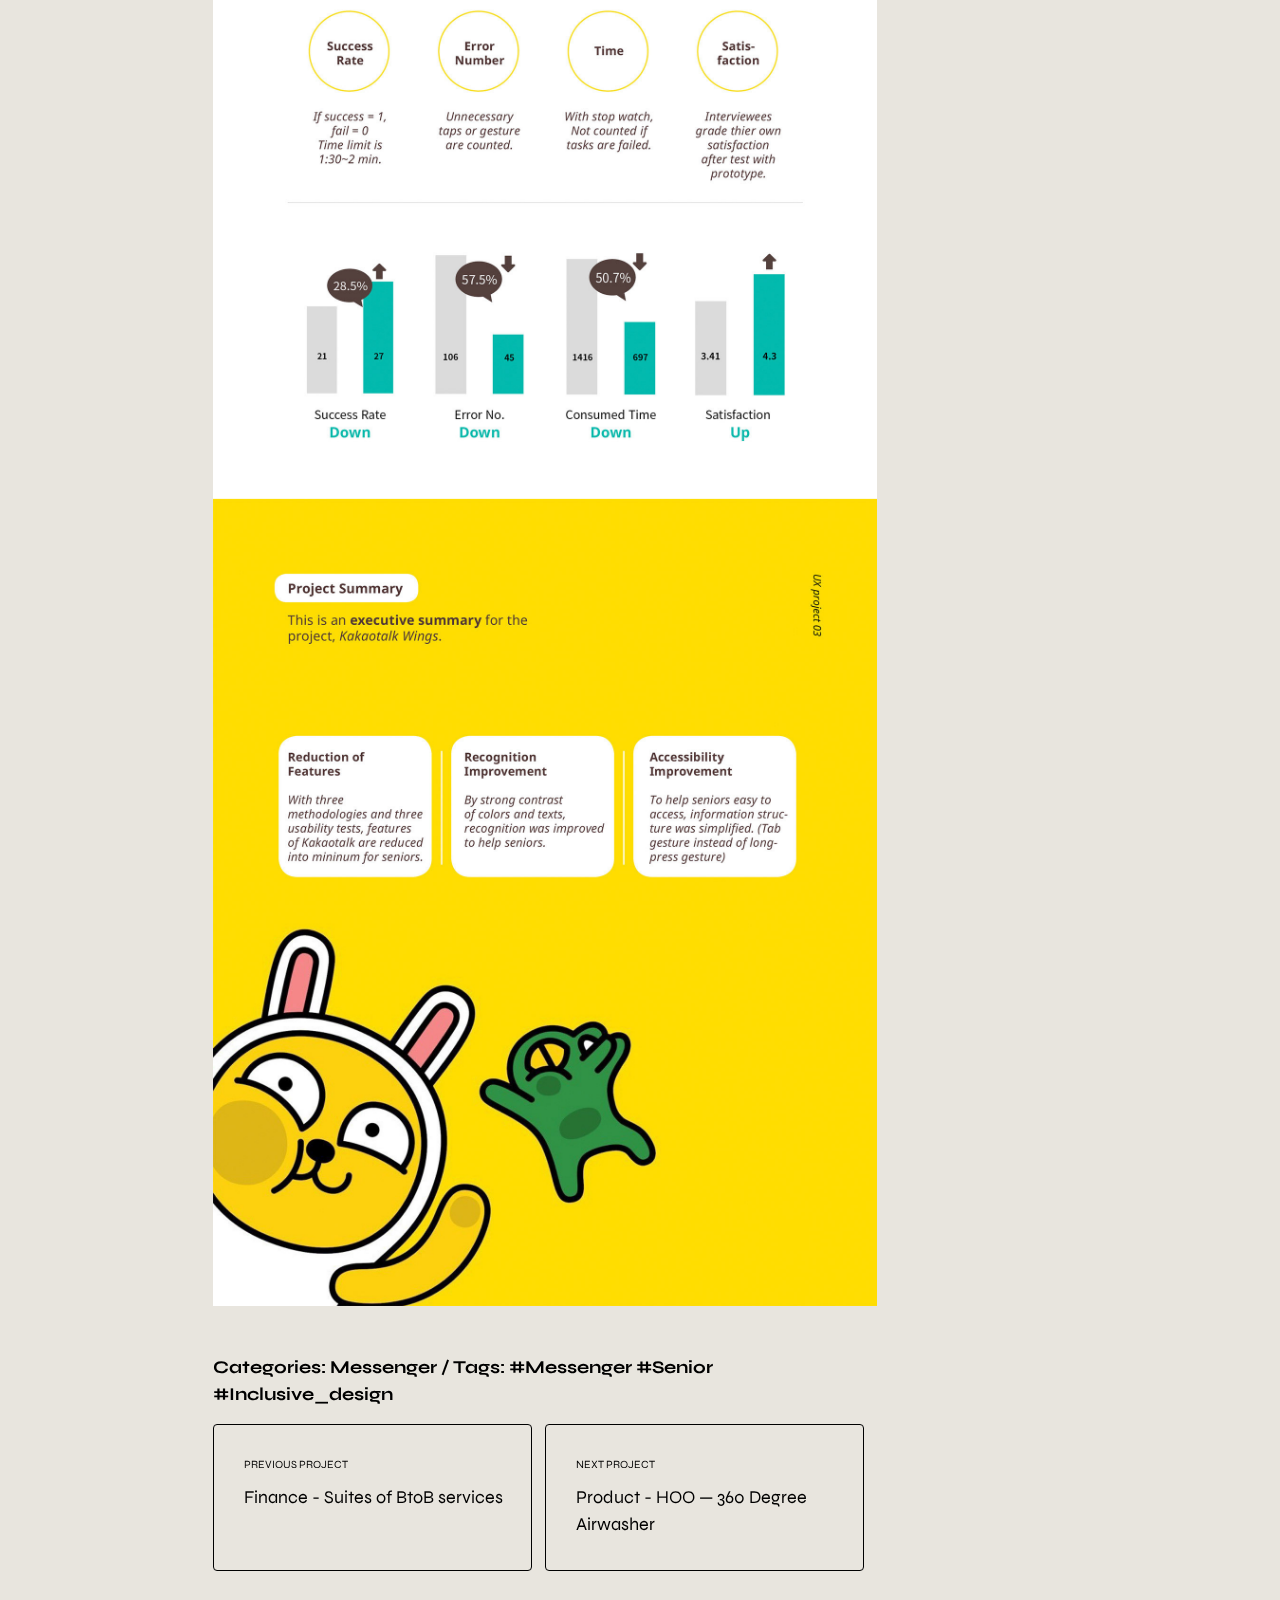
<file: messenger.html>
<!-- /*
*/ -->
<!doctype html>
<html lang="en">
<head>
<!-- Global site tag (gtag.js) - Google Analytics -->
<script async src="https://www.googletagmanager.com/gtag/js?id=UA-169398526-1"></script>
<script>
  window.dataLayer = window.dataLayer || [];
  function gtag(){dataLayer.push(arguments);}
  gtag('js', new Date());

  gtag('config', 'UA-169398526-1');
</script>  
  <meta charset="utf-8">
  <meta name="viewport" content="width=device-width, initial-scale=1, shrink-to-fit=no">
  <meta name="author" content="Heesu">
  

  <meta name="description" content="Heesu Shin-ing" />
  <meta name="keywords" content="UX, designer, heesu" />

  <link rel="preconnect" href="https://fonts.gstatic.com">
  <link rel="preconnect" href="https://fonts.googleapis.com">
<link rel="preconnect" href="https://fonts.gstatic.com" crossorigin>
<link href="https://fonts.googleapis.com/css2?family=Syne:wght@400;700;800&display=swap" rel="stylesheet">

  <link rel="stylesheet" href="css/bootstrap.min.css">
  <link rel="stylesheet" href="css/animate.min.css">
  <link rel="stylesheet" href="css/owl.carousel.min.css">
  <link rel="stylesheet" href="css/owl.theme.default.min.css">
  <link rel="stylesheet" href="fonts/icomoon/style.css">
  <link rel="stylesheet" href="fonts/feather/style.css">
  <link rel="stylesheet" href="fonts/flaticon/font/flaticon.css">
  <link rel="stylesheet" href="css/jquery.fancybox.min.css">
  <link rel="stylesheet" href="css/aos.css">
  <link rel="stylesheet" href="css/style.css">

  <!-- fav -->
    <link rel="apple-touch-icon" sizes="180x180" href="/favicon.ico/apple-touch-icon.png">
    <link rel="icon" type="image/png" sizes="32x32" href="/favicon.ico/favicon-32x32.png">
    <link rel="icon" type="image/png" sizes="16x16" href="/favicon.ico/favicon-16x16.png">
    <link rel="manifest" href="/favicon.ico/site.webmanifest">
    <link rel="mask-icon" href="/favicon.ico/safari-pinned-tab.svg" color="#515151">
    <meta name="msapplication-TileColor" content="#2b5797">
    <meta name="theme-color" content="#ffffff">
    
  <title>Messenger by Heesu</title>
</head>
<body>
  <div class="lines-wrap">
    <div class="lines-inner">
      <div class="lines"></div>
    </div>
  </div>
  <!-- END lines -->


  <div class="site-mobile-menu site-navbar-target">
    <div class="site-mobile-menu-header">
      <div class="site-mobile-menu-close">
        <span class="icofont-close js-menu-toggle"></span>
      </div>
    </div>
    <div class="site-mobile-menu-body"></div>
  </div>


  <nav class="site-nav">
    <div class="container">
      <div class="site-navigation">
        <a href="index.html" class="logo float-left m-0">HS<span class="text-primary"></span></a>
          
        <ul class="js-clone-nav d-none d-lg-inline-noone text-left site-menu">
          <li><a href="index.html">Home</a></li>
          <li><a href="finance.html">Finance</a></li>
          <li><a href="branding.html">Product</a></li>
            <li class="active"><a href="messenger.html">Messenger</a></li>
          
        </ul>

        <a href="#" class="burger ml-auto float-right site-menu-toggle js-menu-toggle d-inline-block d-lg-block" data-toggle="collapse" data-target="#main-navbar">
          <span></span>
        </a>

      </div>
    </div>
  </nav>


  <div class="custom-hero">
    <div class="container">
      <div class="row justify-content-center">
        <div class="col-lg-8">
          <h1 class="hero-heading">KakaoTalk Wings &mdash; for senior users</h1>
          <div  class="line js-line mx-auto mb-3 my-3"></div>
          <p class="sub-text">Bridging the gulf<span class="mx-3">&bullet;</span>side project (2017)</p>
        </div>
      </div>
    </div>
  </div>

  <div class="site-section">
    <div class="container article">
      <div class="row justify-content-center align-items-stretch">

        <article class="col-lg-8 order-lg-2 px-lg-5">
          <p>This project was a concept work with 5 other designers, when I worked on my initial UX portfolio to apply for a job. It took us 3 months and my main role was: defining the right UX research methods and applying them into our project.</p>
         
          <img src="images/8.1.jpg" alt="Image" class="img-fluid">
          <img src="images/8.2.jpg" alt="Image" class="img-fluid">
          <img src="images/8.3.jpg" alt="Image" class="img-fluid">
          
        
          

         
            
         



          <div class="pt-5 categories_tags ">
            <p>Categories: Messenger / Tags: #Messenger #Senior #Inclusive_design</p>
          </div>

          <div class="post-single-navigation d-flex align-items-stretch">
            <a href="/finance.html" class="mr-auto w-50 pr-4">
              <span class="d-block">Previous project</span>
              Finance - Suites of BtoB services
            </a>
            <a href="/product.html" class="mr-auto w-50 pr-4">
              <span class="d-block">Next project</span>
              Product - HOO — 360 Degree Airwasher
            </a>
          </div>


         

        </article>

        <div class="col-md-12 col-lg-1 order-lg-1">
          <div class="share sticky-top">
            
            <ul class="list-unstyled share-article">
              <li><a href="https://www.behance.net/gallery/44186739/Kakaotalk-Wings-for-Seniors"><span class="icon-behance"></span></a></li>
            
            </ul>
          </div>
        </div>
        <div class="col-lg-3 mb-5 mb-lg-0 order-lg-3">

          

          
        </div>
      </div>
    </div>
  </div>



  
  


  <div id="overlayer"></div>
  <div class="loader">
    <div class="spinner-border" role="status">
      <span class="sr-only">Loading...</span>
    </div>
  </div>

  <script src="js/jquery-3.5.1.min.js"></script>
  <script src="js/jquery-migrate-3.0.0.min.js"></script>
  <script src="js/popper.min.js"></script>
  <script src="js/bootstrap.min.js"></script>
  <script src="js/owl.carousel.min.js"></script>
  <script src="js/aos.js"></script>
  <script src="js/imagesloaded.pkgd.js"></script>
  <script src="js/isotope.pkgd.min.js"></script>
  <script src="js/jquery.animateNumber.min.js"></script>
  <script src="js/jquery.stellar.min.js"></script>
  <script src="js/jarallax.min.js"></script>
  <script src="js/jarallax-element.min.js"></script>
  <script src="js/jquery.waypoints.min.js"></script>
  <script src="js/jquery.fancybox.min.js"></script>

  <script src="js/jquery.lettering.js"></script>


  <script src="js/TweenMax.min.js"></script>
  <script src="js/ScrollMagic.min.js"></script>
  <script src="js/scrollmagic.animation.gsap.min.js"></script>
  <script src="js/debug.addIndicators.min.js"></script>


  <script src="js/custom.js"></script>

  
</body>
</html>
</file>
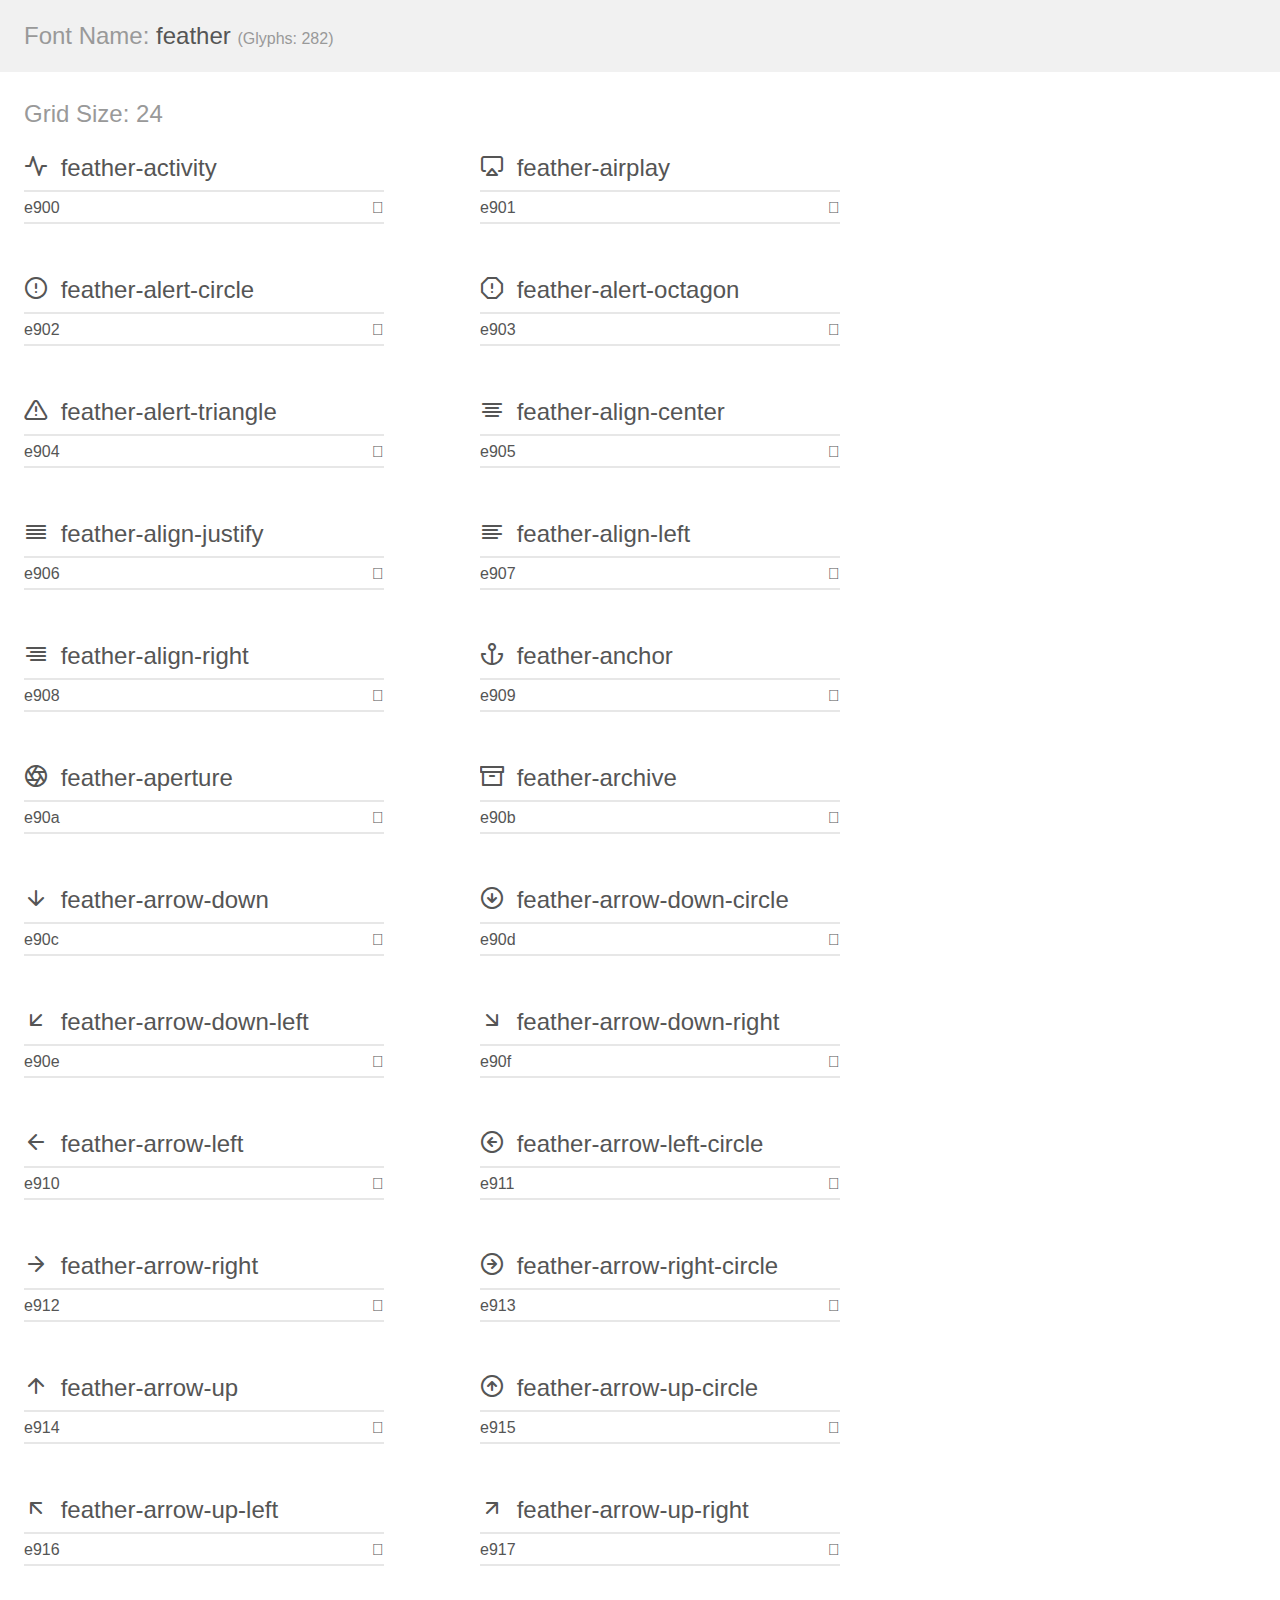
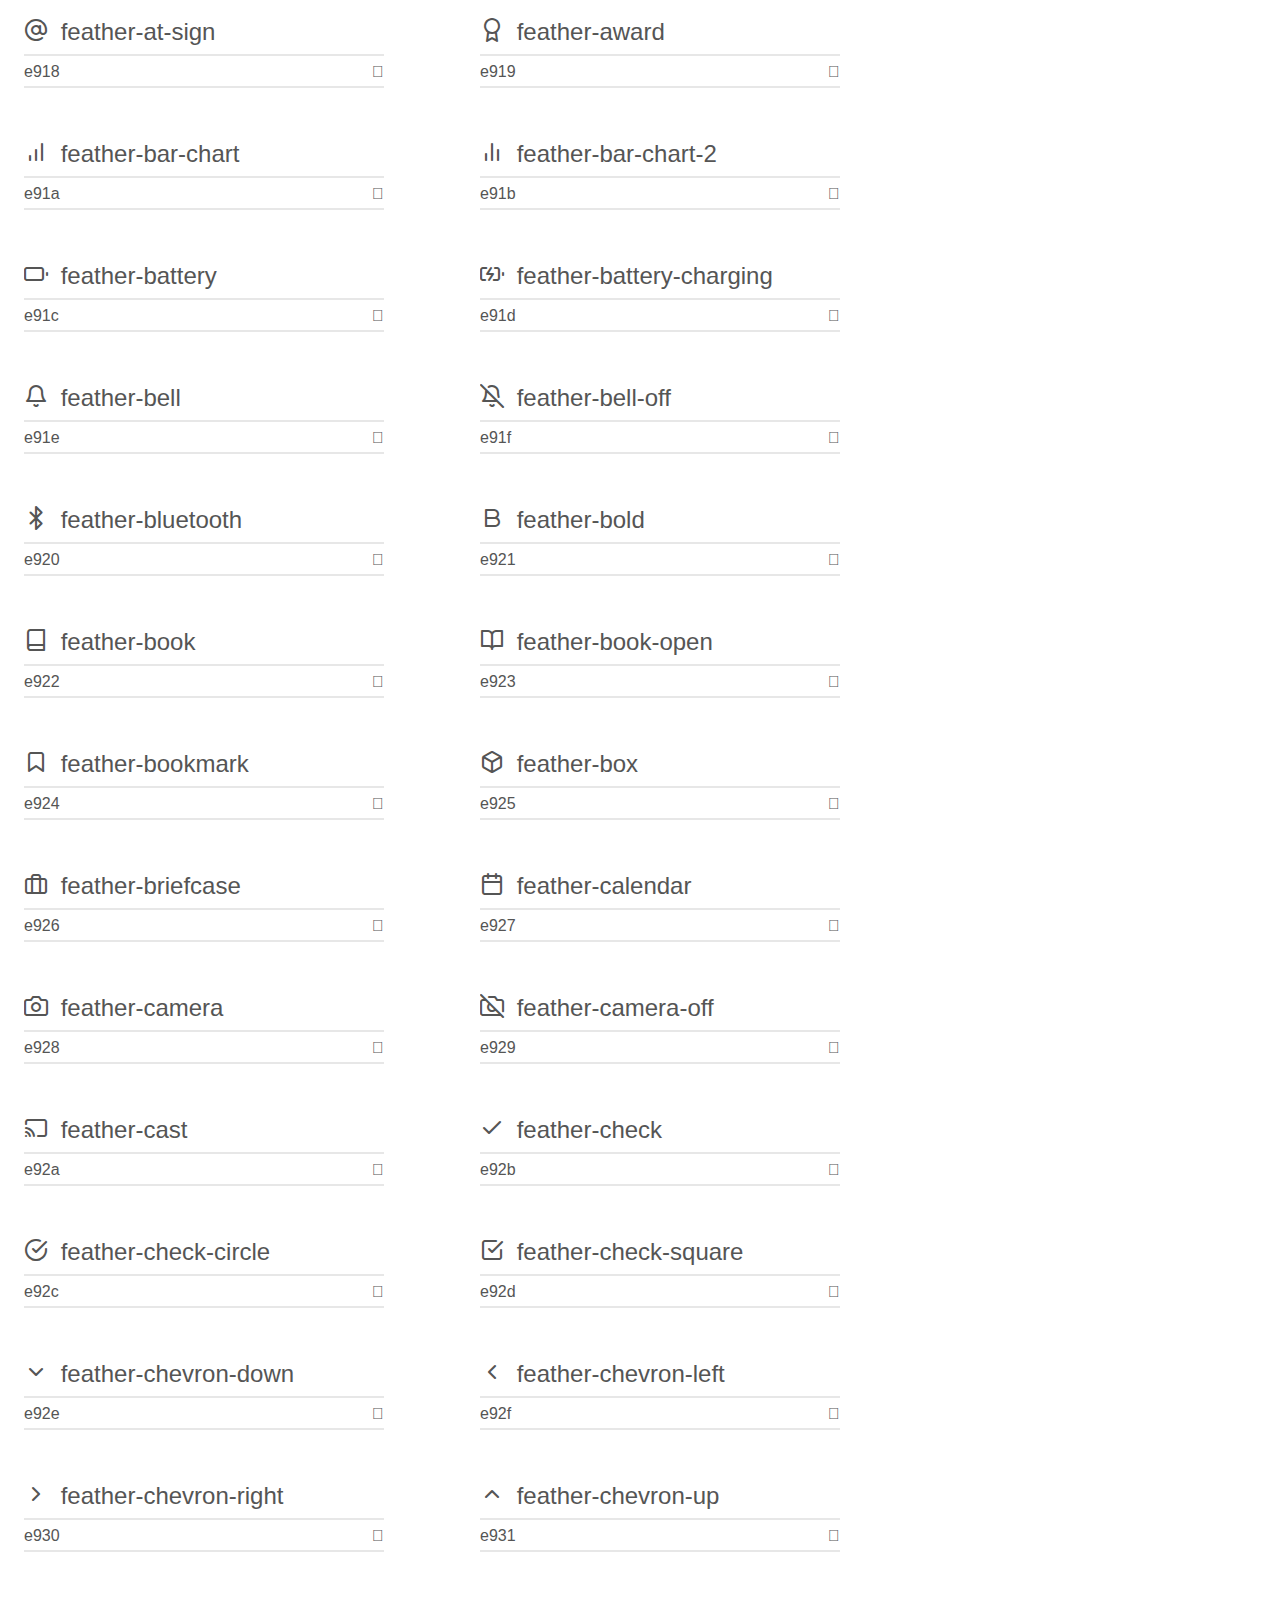
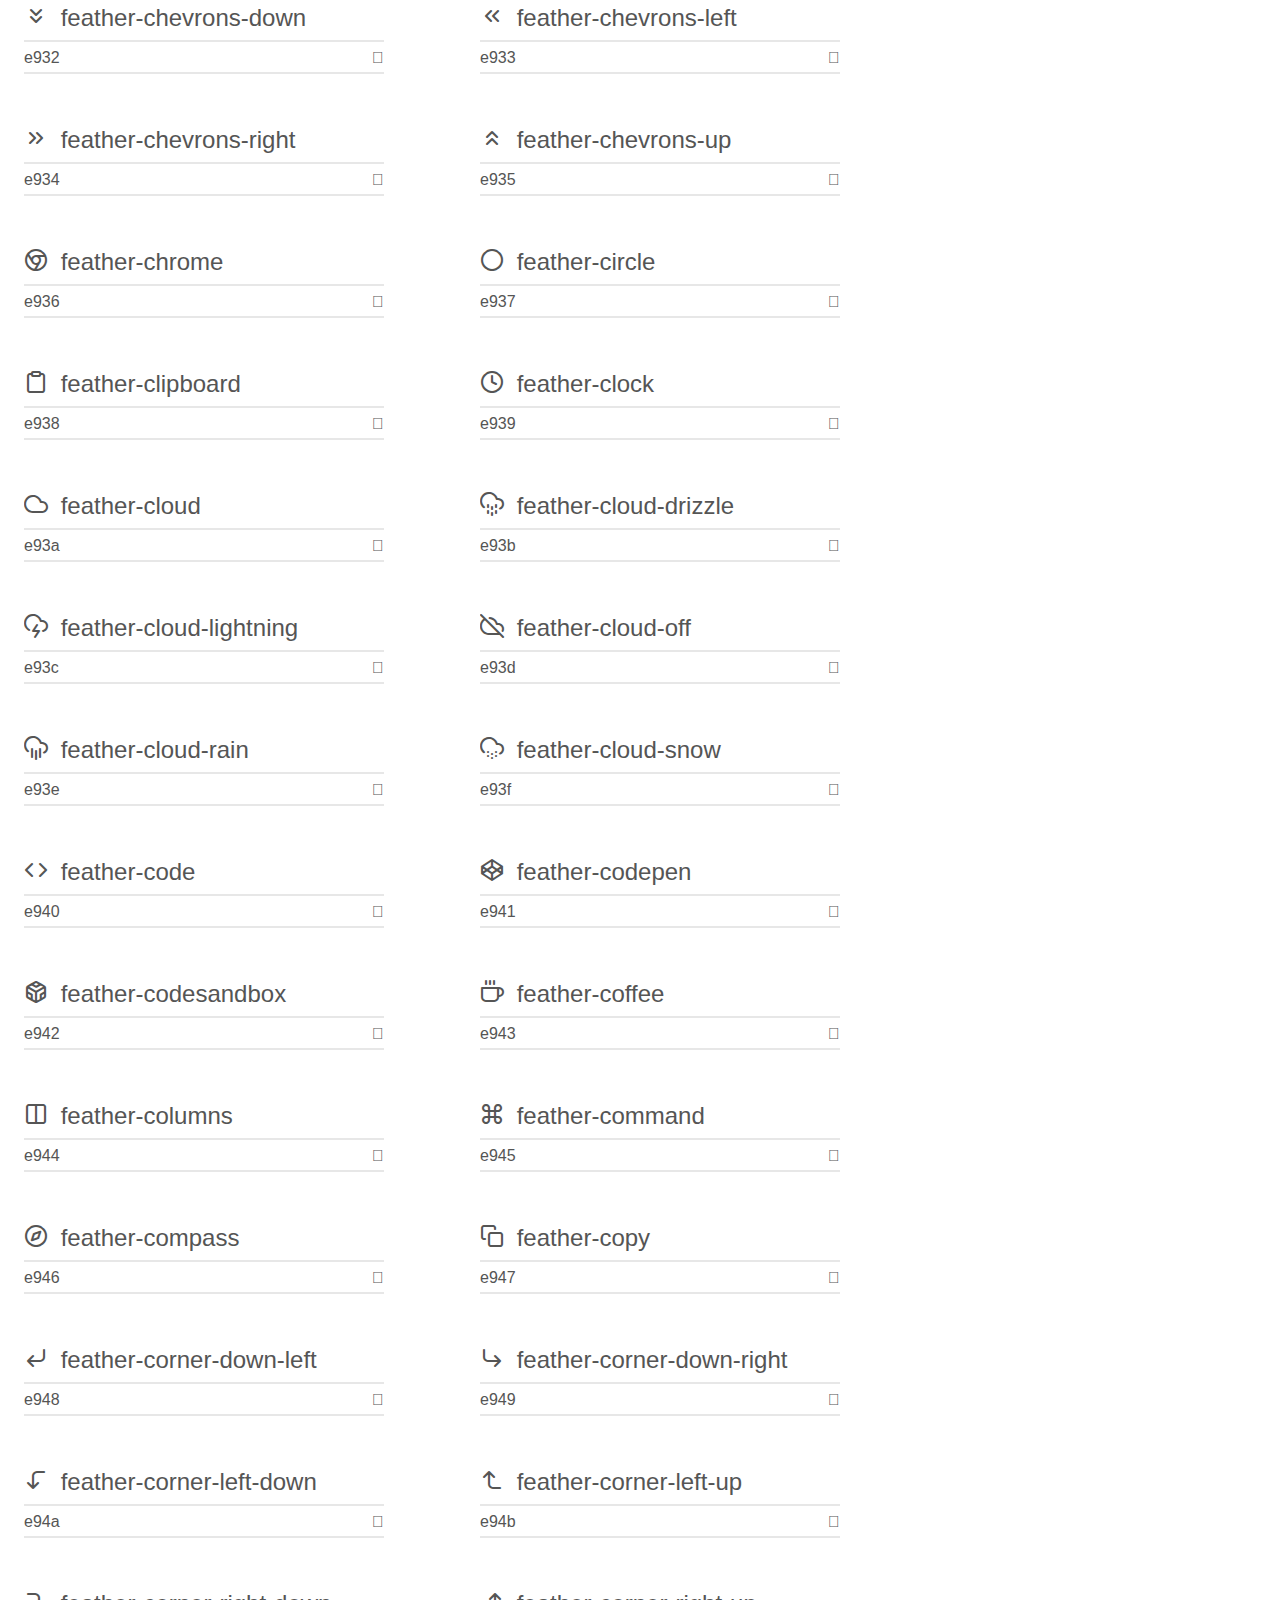
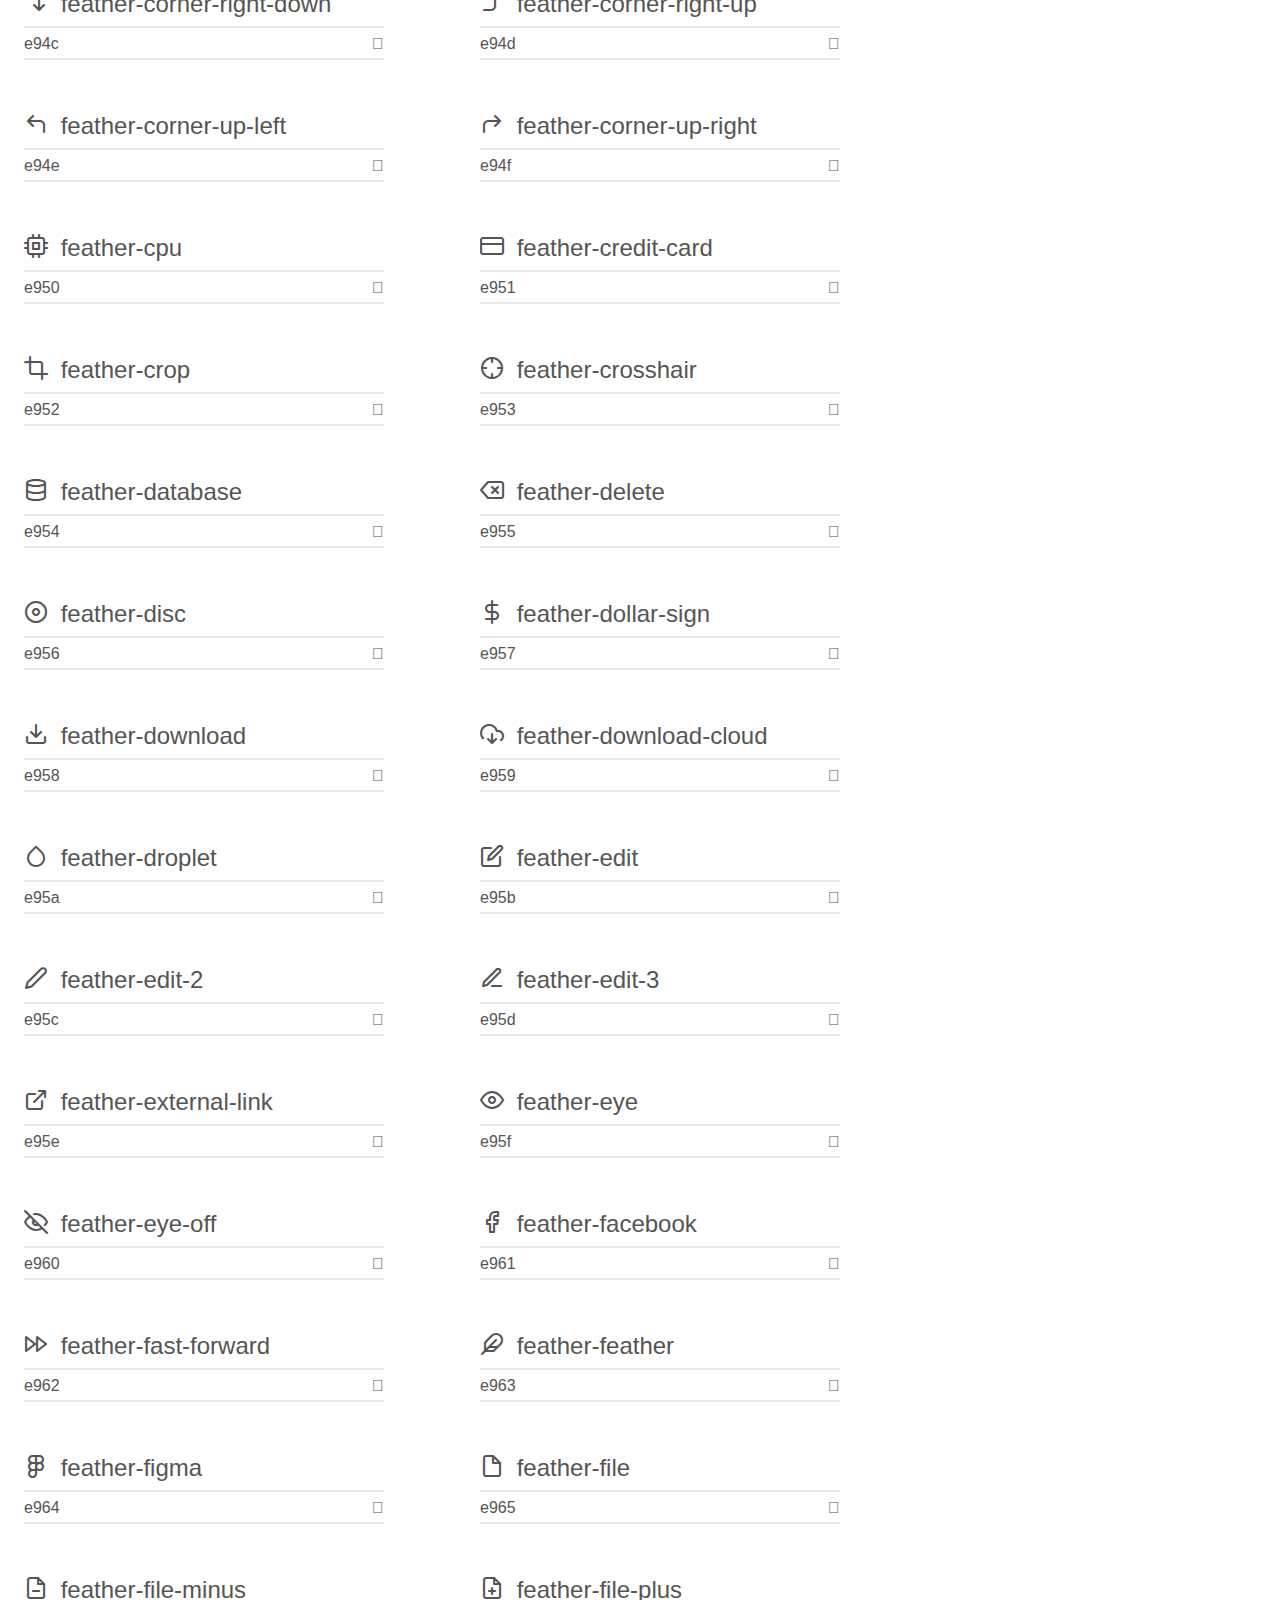
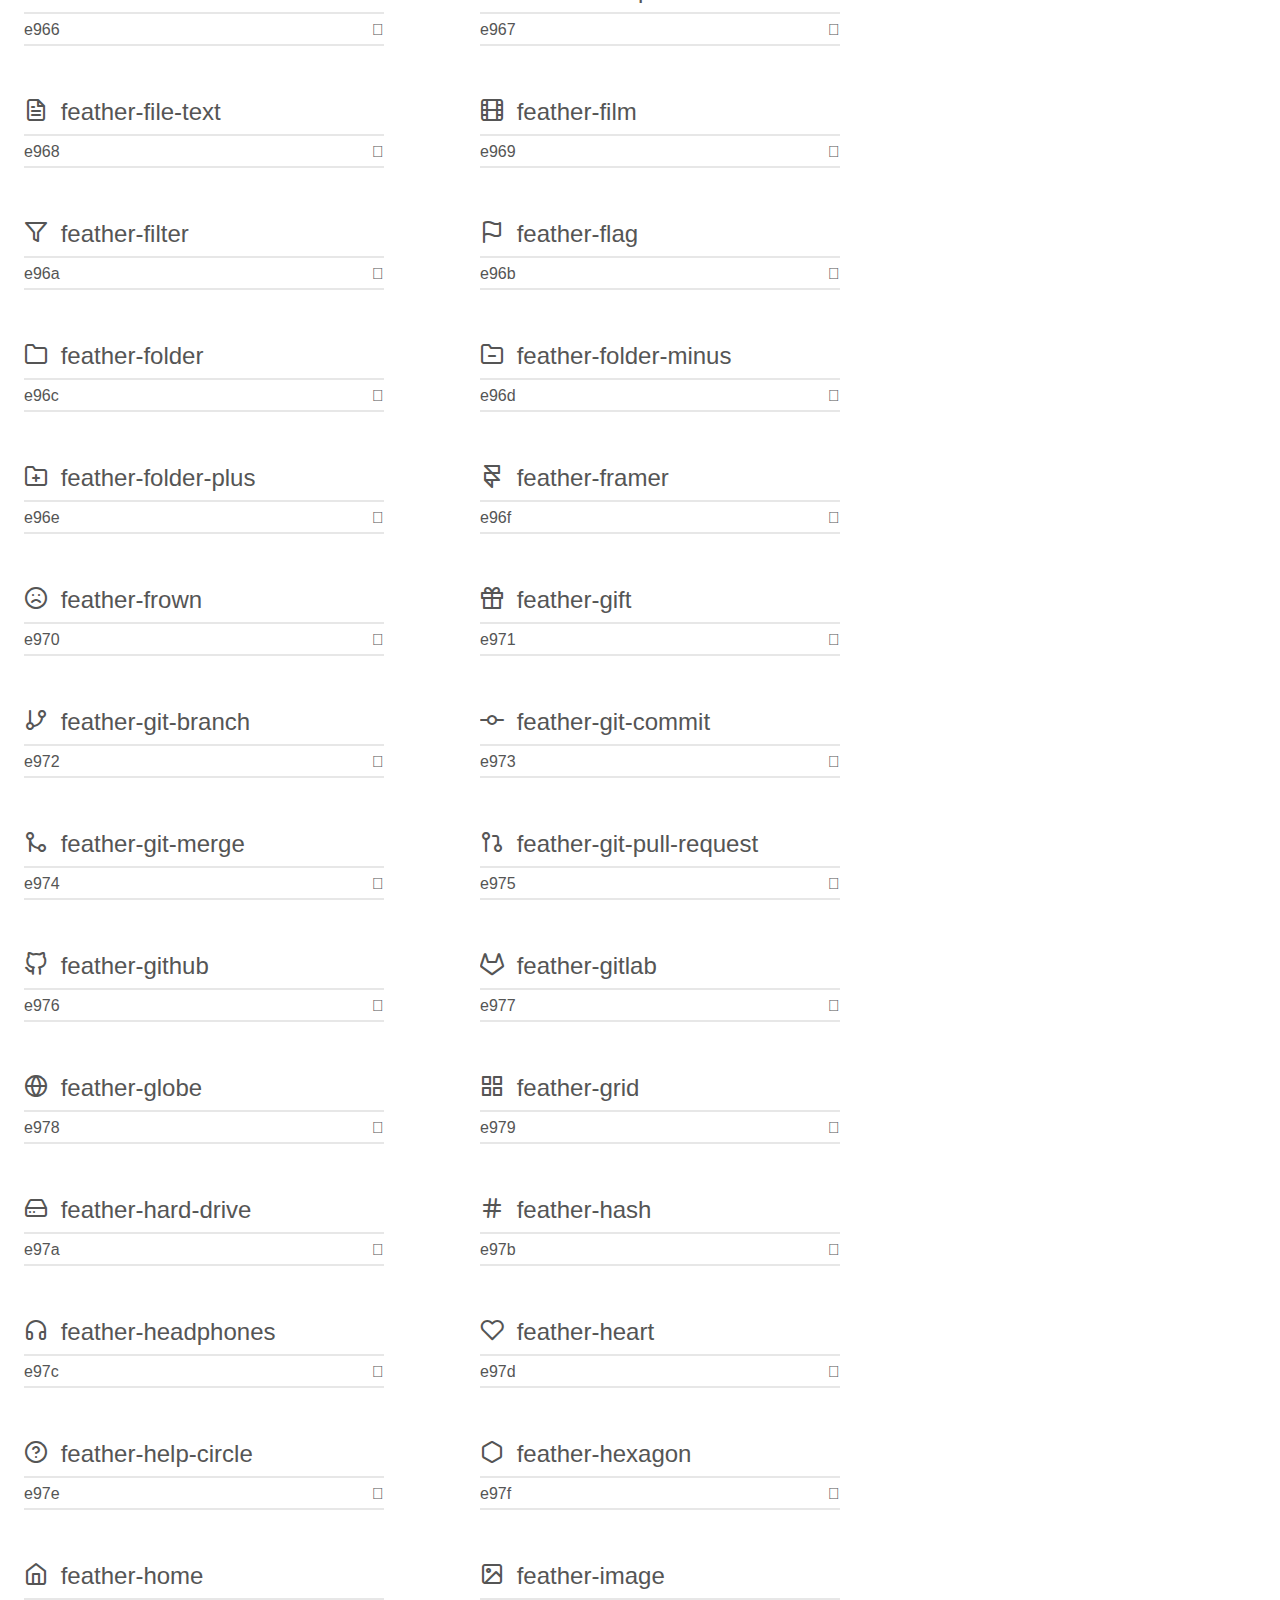
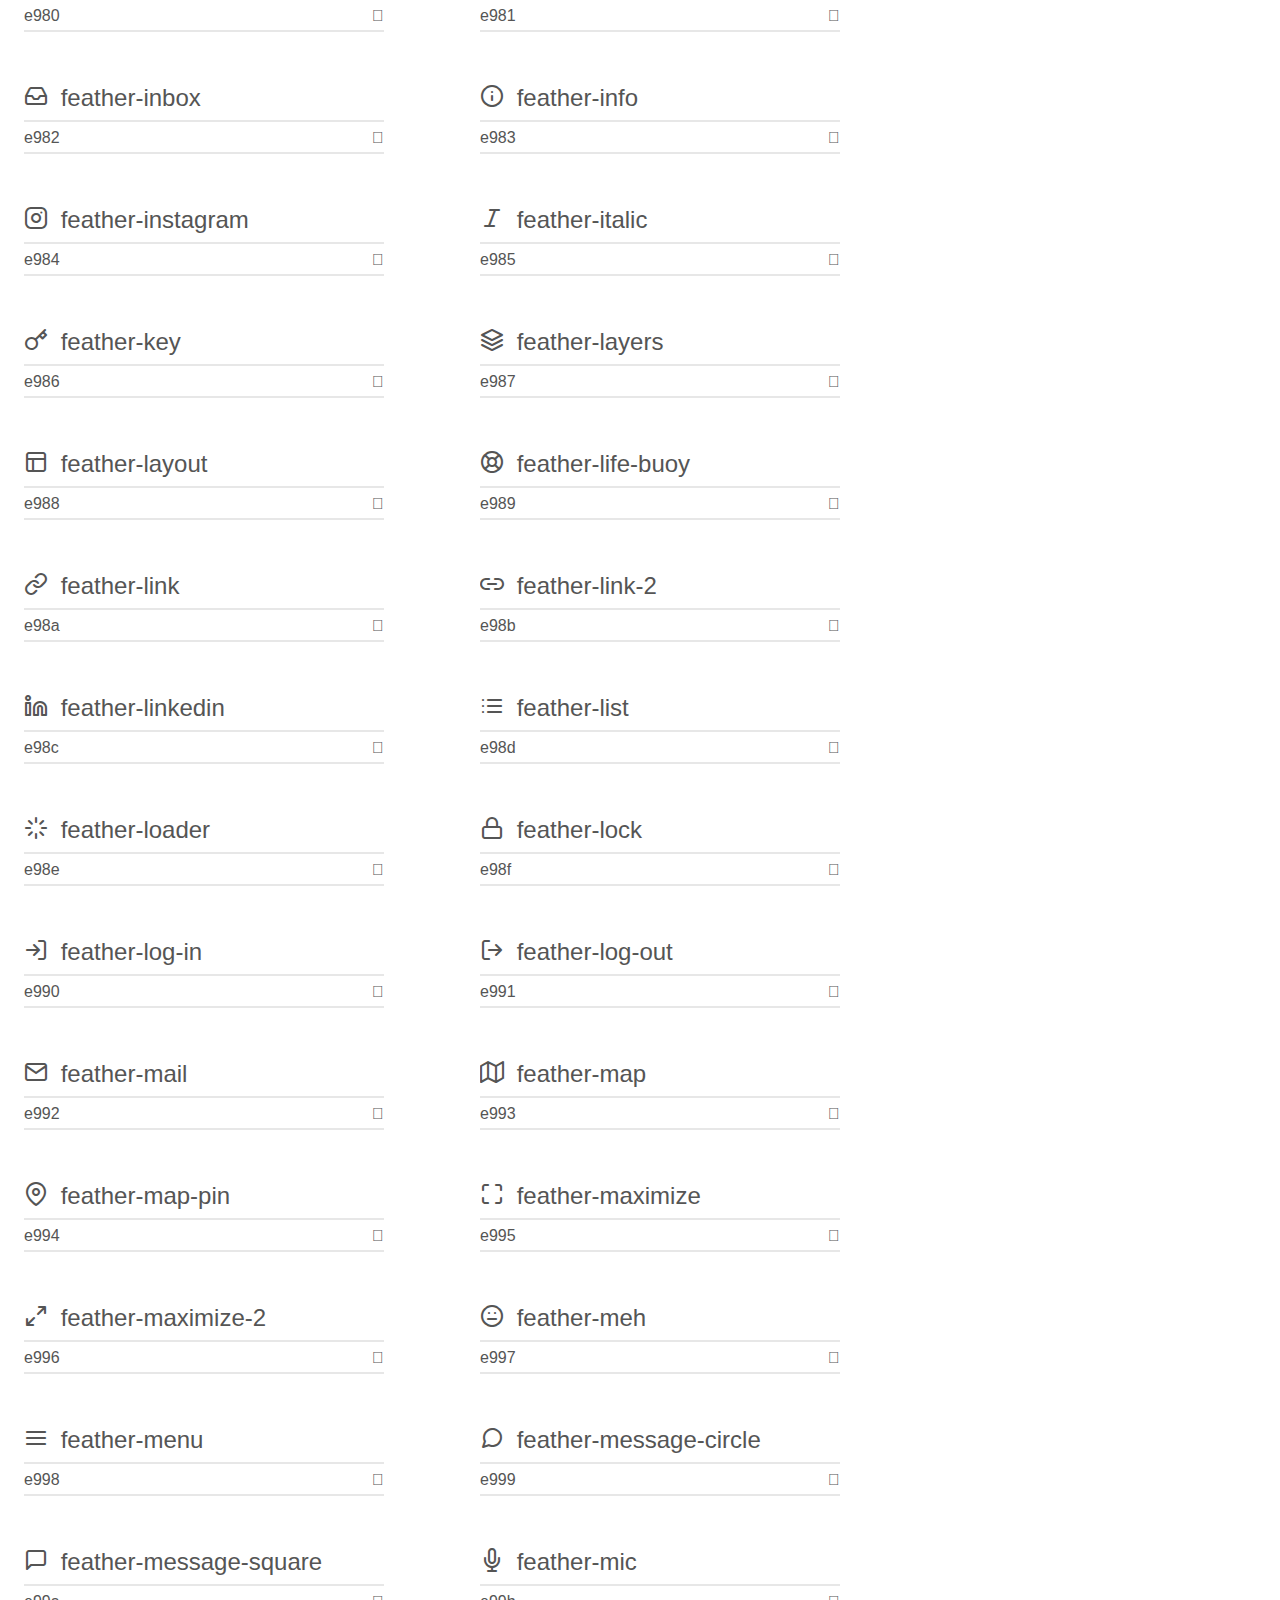
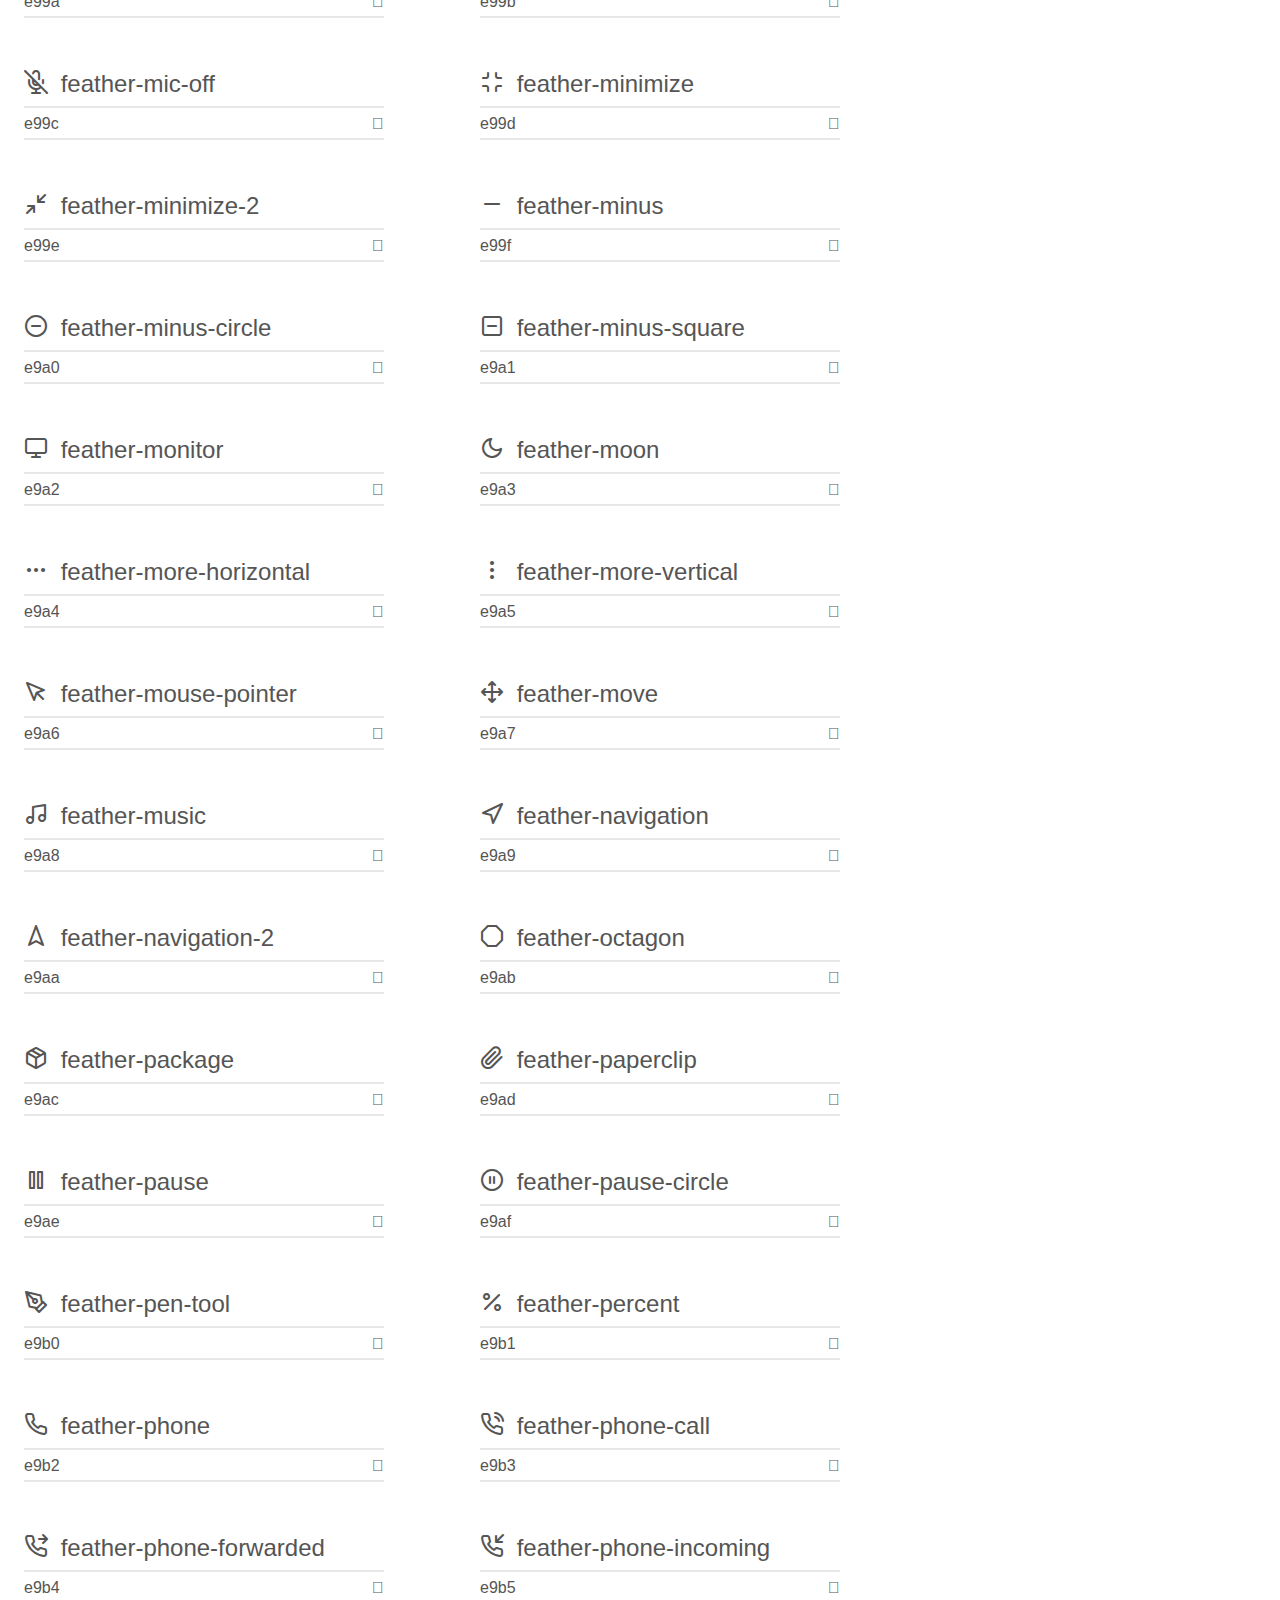
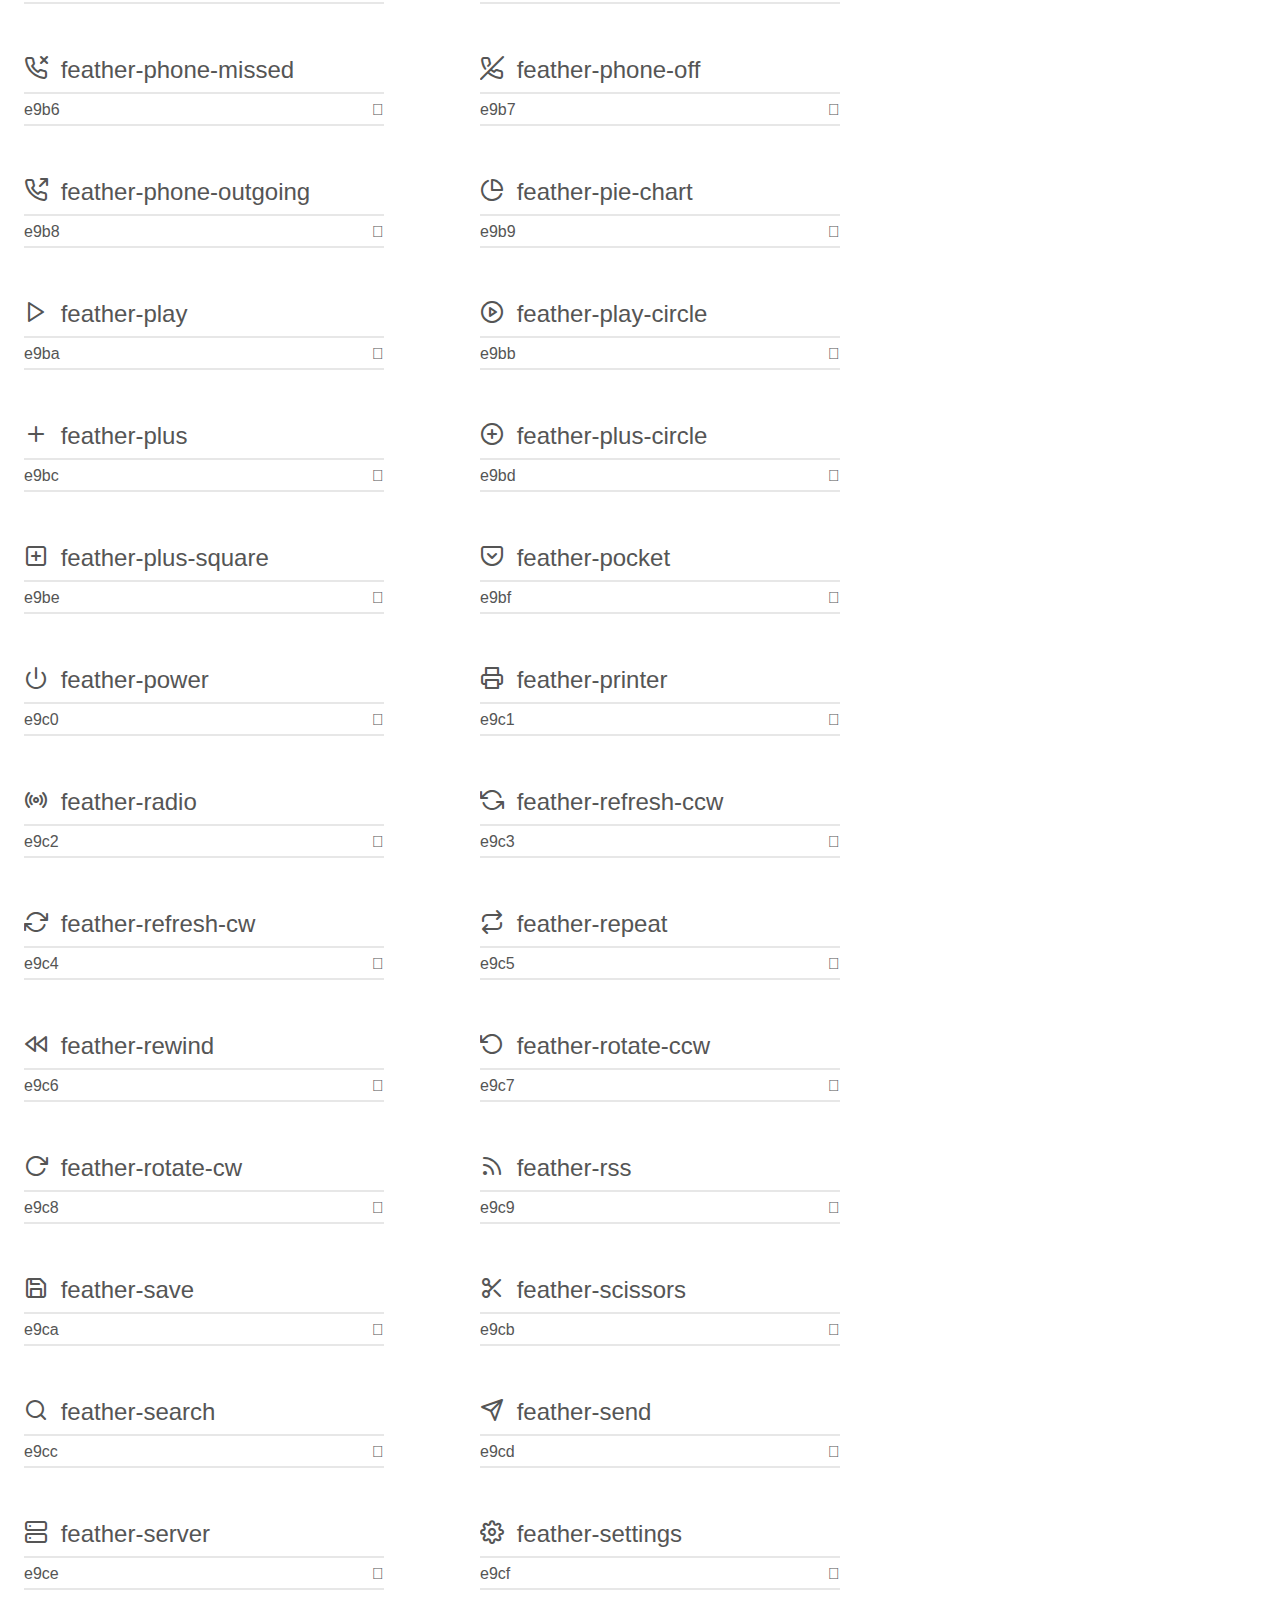
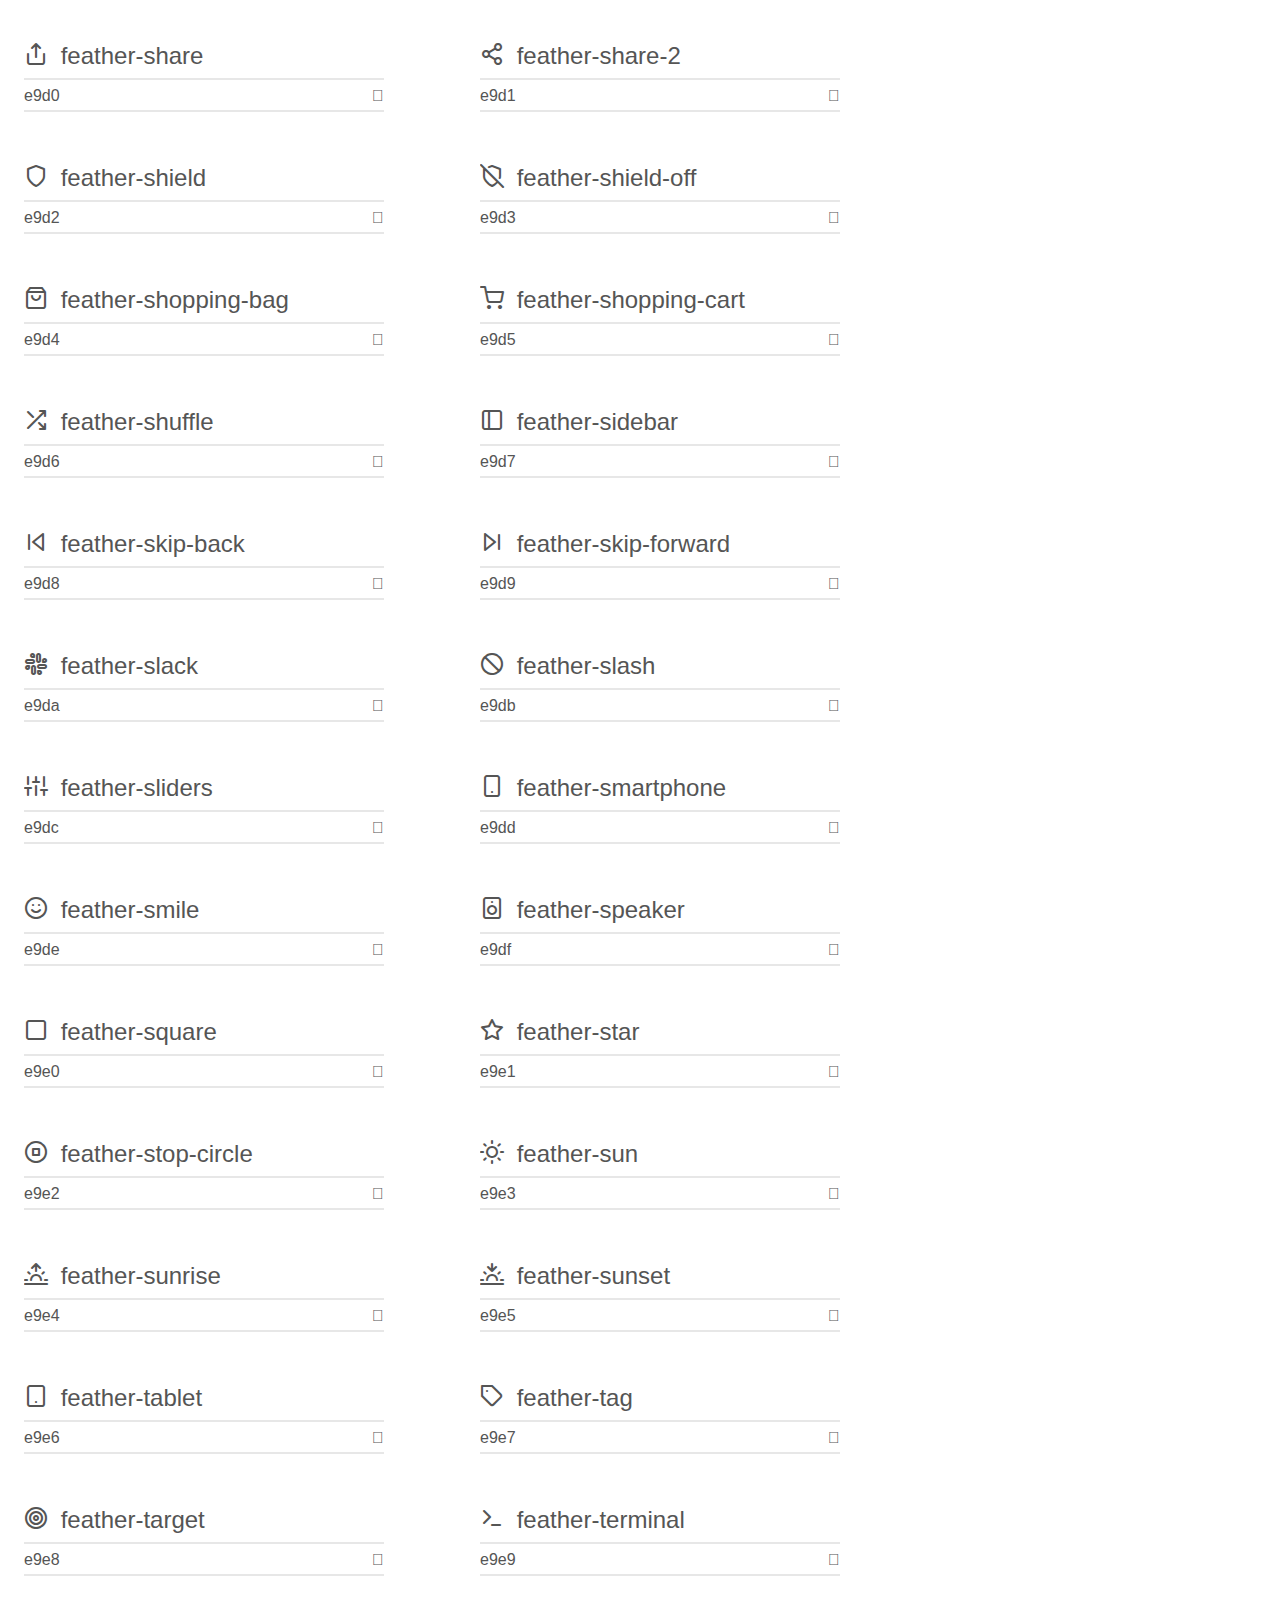
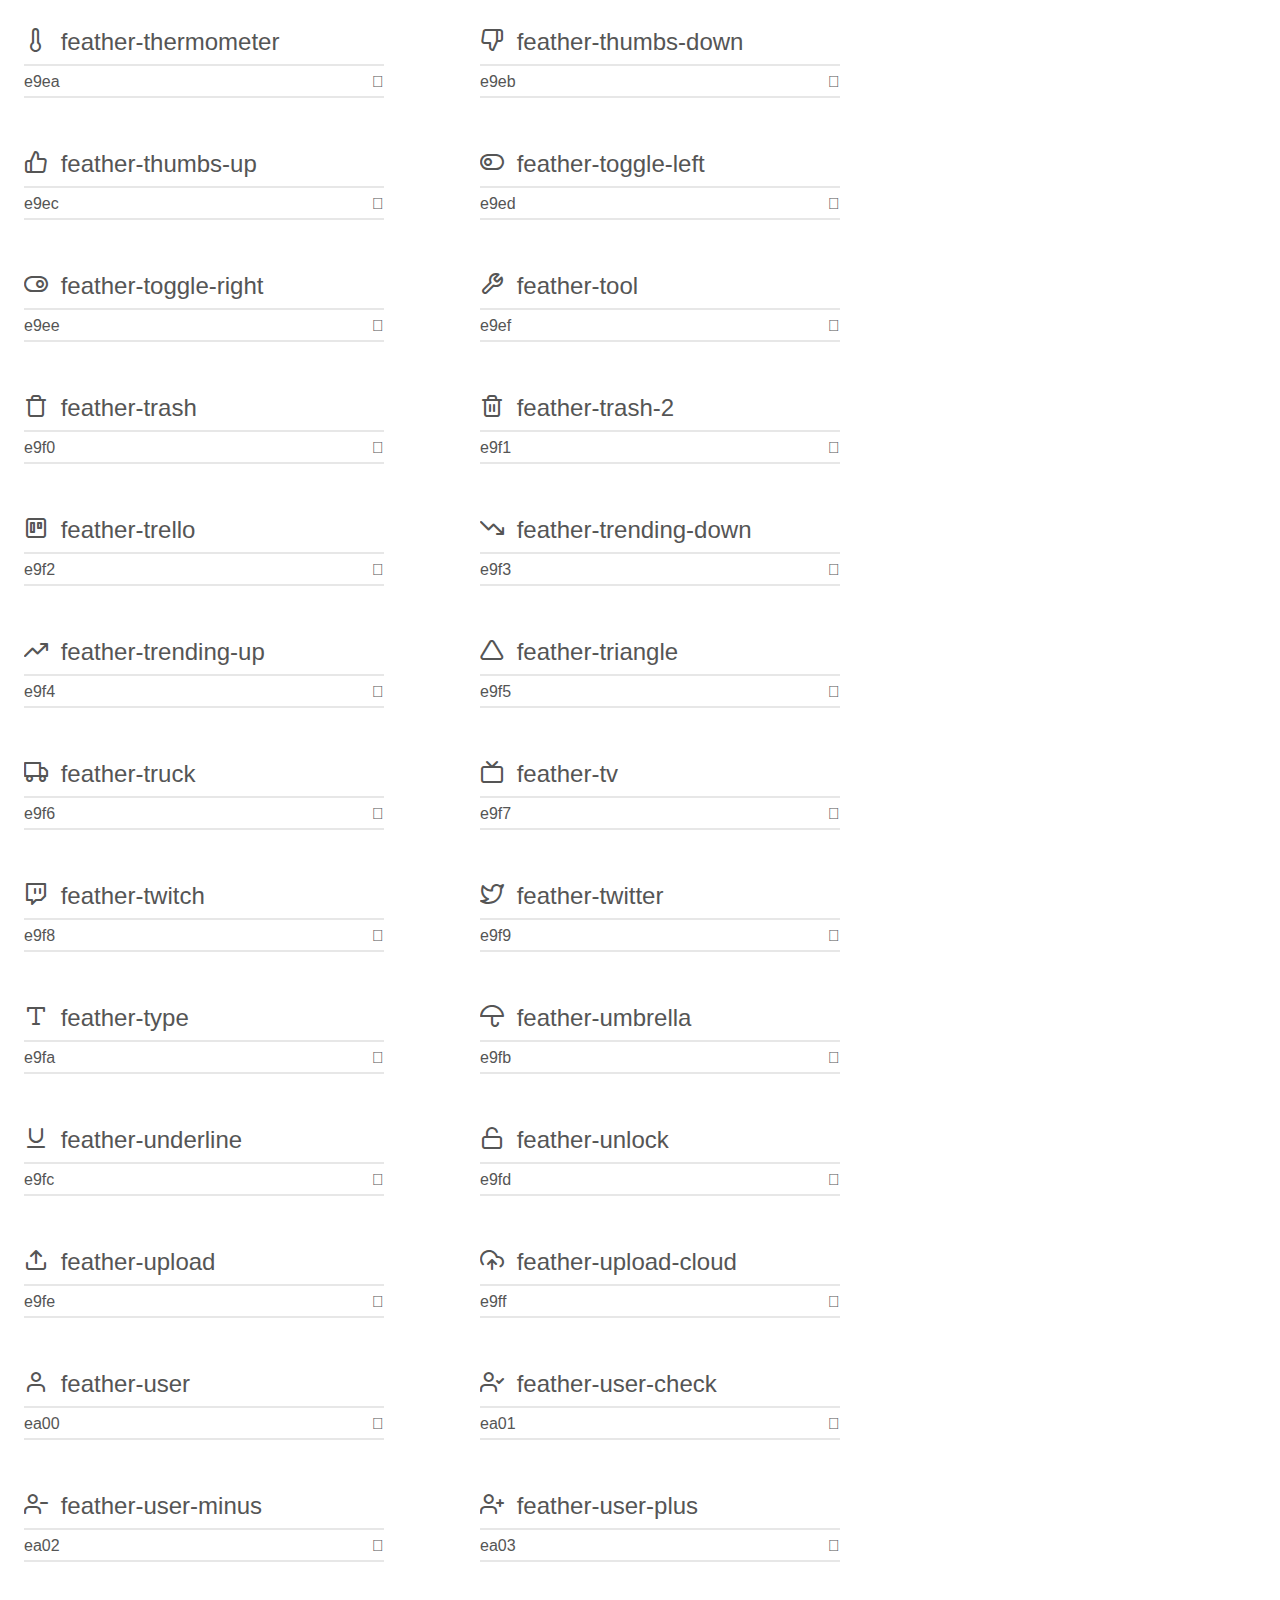
<file: fonts/feather/demo.html>
<!doctype html>
<html>
<head>
    <meta charset="utf-8">
    <title>IcoMoon Demo</title>
    <meta name="description" content="An Icon Font Generated By IcoMoon.io">
    <meta name="viewport" content="width=device-width, initial-scale=1">
    <link rel="stylesheet" href="demo-files/demo.css">
    <link rel="stylesheet" href="style.css"></head>
<body>
    <div class="bgc1 clearfix">
        <h1 class="mhmm mvm"><span class="fgc1">Font Name:</span> feather <small class="fgc1">(Glyphs:&nbsp;282)</small></h1>
    </div>
    <div class="clearfix mhl ptl">
        <h1 class="mvm mtn fgc1">Grid Size: 24</h1>
        <div class="glyph fs1">
            <div class="clearfix bshadow0 pbs">
                <span class="feather-activity"></span>
                <span class="mls"> feather-activity</span>
            </div>
            <fieldset class="fs0 size1of1 clearfix hidden-false">
                <input type="text" readonly value="e900" class="unit size1of2" />
                <input type="text" maxlength="1" readonly value="&#xe900;" class="unitRight size1of2 talign-right" />
            </fieldset>
            <div class="fs0 bshadow0 clearfix hidden-true">
                <span class="unit pvs fgc1">liga: </span>
                <input type="text" readonly value="" class="liga unitRight" />
            </div>
        </div>
        <div class="glyph fs1">
            <div class="clearfix bshadow0 pbs">
                <span class="feather-airplay"></span>
                <span class="mls"> feather-airplay</span>
            </div>
            <fieldset class="fs0 size1of1 clearfix hidden-false">
                <input type="text" readonly value="e901" class="unit size1of2" />
                <input type="text" maxlength="1" readonly value="&#xe901;" class="unitRight size1of2 talign-right" />
            </fieldset>
            <div class="fs0 bshadow0 clearfix hidden-true">
                <span class="unit pvs fgc1">liga: </span>
                <input type="text" readonly value="" class="liga unitRight" />
            </div>
        </div>
        <div class="glyph fs1">
            <div class="clearfix bshadow0 pbs">
                <span class="feather-alert-circle"></span>
                <span class="mls"> feather-alert-circle</span>
            </div>
            <fieldset class="fs0 size1of1 clearfix hidden-false">
                <input type="text" readonly value="e902" class="unit size1of2" />
                <input type="text" maxlength="1" readonly value="&#xe902;" class="unitRight size1of2 talign-right" />
            </fieldset>
            <div class="fs0 bshadow0 clearfix hidden-true">
                <span class="unit pvs fgc1">liga: </span>
                <input type="text" readonly value="" class="liga unitRight" />
            </div>
        </div>
        <div class="glyph fs1">
            <div class="clearfix bshadow0 pbs">
                <span class="feather-alert-octagon"></span>
                <span class="mls"> feather-alert-octagon</span>
            </div>
            <fieldset class="fs0 size1of1 clearfix hidden-false">
                <input type="text" readonly value="e903" class="unit size1of2" />
                <input type="text" maxlength="1" readonly value="&#xe903;" class="unitRight size1of2 talign-right" />
            </fieldset>
            <div class="fs0 bshadow0 clearfix hidden-true">
                <span class="unit pvs fgc1">liga: </span>
                <input type="text" readonly value="" class="liga unitRight" />
            </div>
        </div>
        <div class="glyph fs1">
            <div class="clearfix bshadow0 pbs">
                <span class="feather-alert-triangle"></span>
                <span class="mls"> feather-alert-triangle</span>
            </div>
            <fieldset class="fs0 size1of1 clearfix hidden-false">
                <input type="text" readonly value="e904" class="unit size1of2" />
                <input type="text" maxlength="1" readonly value="&#xe904;" class="unitRight size1of2 talign-right" />
            </fieldset>
            <div class="fs0 bshadow0 clearfix hidden-true">
                <span class="unit pvs fgc1">liga: </span>
                <input type="text" readonly value="" class="liga unitRight" />
            </div>
        </div>
        <div class="glyph fs1">
            <div class="clearfix bshadow0 pbs">
                <span class="feather-align-center"></span>
                <span class="mls"> feather-align-center</span>
            </div>
            <fieldset class="fs0 size1of1 clearfix hidden-false">
                <input type="text" readonly value="e905" class="unit size1of2" />
                <input type="text" maxlength="1" readonly value="&#xe905;" class="unitRight size1of2 talign-right" />
            </fieldset>
            <div class="fs0 bshadow0 clearfix hidden-true">
                <span class="unit pvs fgc1">liga: </span>
                <input type="text" readonly value="" class="liga unitRight" />
            </div>
        </div>
        <div class="glyph fs1">
            <div class="clearfix bshadow0 pbs">
                <span class="feather-align-justify"></span>
                <span class="mls"> feather-align-justify</span>
            </div>
            <fieldset class="fs0 size1of1 clearfix hidden-false">
                <input type="text" readonly value="e906" class="unit size1of2" />
                <input type="text" maxlength="1" readonly value="&#xe906;" class="unitRight size1of2 talign-right" />
            </fieldset>
            <div class="fs0 bshadow0 clearfix hidden-true">
                <span class="unit pvs fgc1">liga: </span>
                <input type="text" readonly value="" class="liga unitRight" />
            </div>
        </div>
        <div class="glyph fs1">
            <div class="clearfix bshadow0 pbs">
                <span class="feather-align-left"></span>
                <span class="mls"> feather-align-left</span>
            </div>
            <fieldset class="fs0 size1of1 clearfix hidden-false">
                <input type="text" readonly value="e907" class="unit size1of2" />
                <input type="text" maxlength="1" readonly value="&#xe907;" class="unitRight size1of2 talign-right" />
            </fieldset>
            <div class="fs0 bshadow0 clearfix hidden-true">
                <span class="unit pvs fgc1">liga: </span>
                <input type="text" readonly value="" class="liga unitRight" />
            </div>
        </div>
        <div class="glyph fs1">
            <div class="clearfix bshadow0 pbs">
                <span class="feather-align-right"></span>
                <span class="mls"> feather-align-right</span>
            </div>
            <fieldset class="fs0 size1of1 clearfix hidden-false">
                <input type="text" readonly value="e908" class="unit size1of2" />
                <input type="text" maxlength="1" readonly value="&#xe908;" class="unitRight size1of2 talign-right" />
            </fieldset>
            <div class="fs0 bshadow0 clearfix hidden-true">
                <span class="unit pvs fgc1">liga: </span>
                <input type="text" readonly value="" class="liga unitRight" />
            </div>
        </div>
        <div class="glyph fs1">
            <div class="clearfix bshadow0 pbs">
                <span class="feather-anchor"></span>
                <span class="mls"> feather-anchor</span>
            </div>
            <fieldset class="fs0 size1of1 clearfix hidden-false">
                <input type="text" readonly value="e909" class="unit size1of2" />
                <input type="text" maxlength="1" readonly value="&#xe909;" class="unitRight size1of2 talign-right" />
            </fieldset>
            <div class="fs0 bshadow0 clearfix hidden-true">
                <span class="unit pvs fgc1">liga: </span>
                <input type="text" readonly value="" class="liga unitRight" />
            </div>
        </div>
        <div class="glyph fs1">
            <div class="clearfix bshadow0 pbs">
                <span class="feather-aperture"></span>
                <span class="mls"> feather-aperture</span>
            </div>
            <fieldset class="fs0 size1of1 clearfix hidden-false">
                <input type="text" readonly value="e90a" class="unit size1of2" />
                <input type="text" maxlength="1" readonly value="&#xe90a;" class="unitRight size1of2 talign-right" />
            </fieldset>
            <div class="fs0 bshadow0 clearfix hidden-true">
                <span class="unit pvs fgc1">liga: </span>
                <input type="text" readonly value="" class="liga unitRight" />
            </div>
        </div>
        <div class="glyph fs1">
            <div class="clearfix bshadow0 pbs">
                <span class="feather-archive"></span>
                <span class="mls"> feather-archive</span>
            </div>
            <fieldset class="fs0 size1of1 clearfix hidden-false">
                <input type="text" readonly value="e90b" class="unit size1of2" />
                <input type="text" maxlength="1" readonly value="&#xe90b;" class="unitRight size1of2 talign-right" />
            </fieldset>
            <div class="fs0 bshadow0 clearfix hidden-true">
                <span class="unit pvs fgc1">liga: </span>
                <input type="text" readonly value="" class="liga unitRight" />
            </div>
        </div>
        <div class="glyph fs1">
            <div class="clearfix bshadow0 pbs">
                <span class="feather-arrow-down"></span>
                <span class="mls"> feather-arrow-down</span>
            </div>
            <fieldset class="fs0 size1of1 clearfix hidden-false">
                <input type="text" readonly value="e90c" class="unit size1of2" />
                <input type="text" maxlength="1" readonly value="&#xe90c;" class="unitRight size1of2 talign-right" />
            </fieldset>
            <div class="fs0 bshadow0 clearfix hidden-true">
                <span class="unit pvs fgc1">liga: </span>
                <input type="text" readonly value="" class="liga unitRight" />
            </div>
        </div>
        <div class="glyph fs1">
            <div class="clearfix bshadow0 pbs">
                <span class="feather-arrow-down-circle"></span>
                <span class="mls"> feather-arrow-down-circle</span>
            </div>
            <fieldset class="fs0 size1of1 clearfix hidden-false">
                <input type="text" readonly value="e90d" class="unit size1of2" />
                <input type="text" maxlength="1" readonly value="&#xe90d;" class="unitRight size1of2 talign-right" />
            </fieldset>
            <div class="fs0 bshadow0 clearfix hidden-true">
                <span class="unit pvs fgc1">liga: </span>
                <input type="text" readonly value="" class="liga unitRight" />
            </div>
        </div>
        <div class="glyph fs1">
            <div class="clearfix bshadow0 pbs">
                <span class="feather-arrow-down-left"></span>
                <span class="mls"> feather-arrow-down-left</span>
            </div>
            <fieldset class="fs0 size1of1 clearfix hidden-false">
                <input type="text" readonly value="e90e" class="unit size1of2" />
                <input type="text" maxlength="1" readonly value="&#xe90e;" class="unitRight size1of2 talign-right" />
            </fieldset>
            <div class="fs0 bshadow0 clearfix hidden-true">
                <span class="unit pvs fgc1">liga: </span>
                <input type="text" readonly value="" class="liga unitRight" />
            </div>
        </div>
        <div class="glyph fs1">
            <div class="clearfix bshadow0 pbs">
                <span class="feather-arrow-down-right"></span>
                <span class="mls"> feather-arrow-down-right</span>
            </div>
            <fieldset class="fs0 size1of1 clearfix hidden-false">
                <input type="text" readonly value="e90f" class="unit size1of2" />
                <input type="text" maxlength="1" readonly value="&#xe90f;" class="unitRight size1of2 talign-right" />
            </fieldset>
            <div class="fs0 bshadow0 clearfix hidden-true">
                <span class="unit pvs fgc1">liga: </span>
                <input type="text" readonly value="" class="liga unitRight" />
            </div>
        </div>
        <div class="glyph fs1">
            <div class="clearfix bshadow0 pbs">
                <span class="feather-arrow-left"></span>
                <span class="mls"> feather-arrow-left</span>
            </div>
            <fieldset class="fs0 size1of1 clearfix hidden-false">
                <input type="text" readonly value="e910" class="unit size1of2" />
                <input type="text" maxlength="1" readonly value="&#xe910;" class="unitRight size1of2 talign-right" />
            </fieldset>
            <div class="fs0 bshadow0 clearfix hidden-true">
                <span class="unit pvs fgc1">liga: </span>
                <input type="text" readonly value="" class="liga unitRight" />
            </div>
        </div>
        <div class="glyph fs1">
            <div class="clearfix bshadow0 pbs">
                <span class="feather-arrow-left-circle"></span>
                <span class="mls"> feather-arrow-left-circle</span>
            </div>
            <fieldset class="fs0 size1of1 clearfix hidden-false">
                <input type="text" readonly value="e911" class="unit size1of2" />
                <input type="text" maxlength="1" readonly value="&#xe911;" class="unitRight size1of2 talign-right" />
            </fieldset>
            <div class="fs0 bshadow0 clearfix hidden-true">
                <span class="unit pvs fgc1">liga: </span>
                <input type="text" readonly value="" class="liga unitRight" />
            </div>
        </div>
        <div class="glyph fs1">
            <div class="clearfix bshadow0 pbs">
                <span class="feather-arrow-right"></span>
                <span class="mls"> feather-arrow-right</span>
            </div>
            <fieldset class="fs0 size1of1 clearfix hidden-false">
                <input type="text" readonly value="e912" class="unit size1of2" />
                <input type="text" maxlength="1" readonly value="&#xe912;" class="unitRight size1of2 talign-right" />
            </fieldset>
            <div class="fs0 bshadow0 clearfix hidden-true">
                <span class="unit pvs fgc1">liga: </span>
                <input type="text" readonly value="" class="liga unitRight" />
            </div>
        </div>
        <div class="glyph fs1">
            <div class="clearfix bshadow0 pbs">
                <span class="feather-arrow-right-circle"></span>
                <span class="mls"> feather-arrow-right-circle</span>
            </div>
            <fieldset class="fs0 size1of1 clearfix hidden-false">
                <input type="text" readonly value="e913" class="unit size1of2" />
                <input type="text" maxlength="1" readonly value="&#xe913;" class="unitRight size1of2 talign-right" />
            </fieldset>
            <div class="fs0 bshadow0 clearfix hidden-true">
                <span class="unit pvs fgc1">liga: </span>
                <input type="text" readonly value="" class="liga unitRight" />
            </div>
        </div>
        <div class="glyph fs1">
            <div class="clearfix bshadow0 pbs">
                <span class="feather-arrow-up"></span>
                <span class="mls"> feather-arrow-up</span>
            </div>
            <fieldset class="fs0 size1of1 clearfix hidden-false">
                <input type="text" readonly value="e914" class="unit size1of2" />
                <input type="text" maxlength="1" readonly value="&#xe914;" class="unitRight size1of2 talign-right" />
            </fieldset>
            <div class="fs0 bshadow0 clearfix hidden-true">
                <span class="unit pvs fgc1">liga: </span>
                <input type="text" readonly value="" class="liga unitRight" />
            </div>
        </div>
        <div class="glyph fs1">
            <div class="clearfix bshadow0 pbs">
                <span class="feather-arrow-up-circle"></span>
                <span class="mls"> feather-arrow-up-circle</span>
            </div>
            <fieldset class="fs0 size1of1 clearfix hidden-false">
                <input type="text" readonly value="e915" class="unit size1of2" />
                <input type="text" maxlength="1" readonly value="&#xe915;" class="unitRight size1of2 talign-right" />
            </fieldset>
            <div class="fs0 bshadow0 clearfix hidden-true">
                <span class="unit pvs fgc1">liga: </span>
                <input type="text" readonly value="" class="liga unitRight" />
            </div>
        </div>
        <div class="glyph fs1">
            <div class="clearfix bshadow0 pbs">
                <span class="feather-arrow-up-left"></span>
                <span class="mls"> feather-arrow-up-left</span>
            </div>
            <fieldset class="fs0 size1of1 clearfix hidden-false">
                <input type="text" readonly value="e916" class="unit size1of2" />
                <input type="text" maxlength="1" readonly value="&#xe916;" class="unitRight size1of2 talign-right" />
            </fieldset>
            <div class="fs0 bshadow0 clearfix hidden-true">
                <span class="unit pvs fgc1">liga: </span>
                <input type="text" readonly value="" class="liga unitRight" />
            </div>
        </div>
        <div class="glyph fs1">
            <div class="clearfix bshadow0 pbs">
                <span class="feather-arrow-up-right"></span>
                <span class="mls"> feather-arrow-up-right</span>
            </div>
            <fieldset class="fs0 size1of1 clearfix hidden-false">
                <input type="text" readonly value="e917" class="unit size1of2" />
                <input type="text" maxlength="1" readonly value="&#xe917;" class="unitRight size1of2 talign-right" />
            </fieldset>
            <div class="fs0 bshadow0 clearfix hidden-true">
                <span class="unit pvs fgc1">liga: </span>
                <input type="text" readonly value="" class="liga unitRight" />
            </div>
        </div>
        <div class="glyph fs1">
            <div class="clearfix bshadow0 pbs">
                <span class="feather-at-sign"></span>
                <span class="mls"> feather-at-sign</span>
            </div>
            <fieldset class="fs0 size1of1 clearfix hidden-false">
                <input type="text" readonly value="e918" class="unit size1of2" />
                <input type="text" maxlength="1" readonly value="&#xe918;" class="unitRight size1of2 talign-right" />
            </fieldset>
            <div class="fs0 bshadow0 clearfix hidden-true">
                <span class="unit pvs fgc1">liga: </span>
                <input type="text" readonly value="" class="liga unitRight" />
            </div>
        </div>
        <div class="glyph fs1">
            <div class="clearfix bshadow0 pbs">
                <span class="feather-award"></span>
                <span class="mls"> feather-award</span>
            </div>
            <fieldset class="fs0 size1of1 clearfix hidden-false">
                <input type="text" readonly value="e919" class="unit size1of2" />
                <input type="text" maxlength="1" readonly value="&#xe919;" class="unitRight size1of2 talign-right" />
            </fieldset>
            <div class="fs0 bshadow0 clearfix hidden-true">
                <span class="unit pvs fgc1">liga: </span>
                <input type="text" readonly value="" class="liga unitRight" />
            </div>
        </div>
        <div class="glyph fs1">
            <div class="clearfix bshadow0 pbs">
                <span class="feather-bar-chart"></span>
                <span class="mls"> feather-bar-chart</span>
            </div>
            <fieldset class="fs0 size1of1 clearfix hidden-false">
                <input type="text" readonly value="e91a" class="unit size1of2" />
                <input type="text" maxlength="1" readonly value="&#xe91a;" class="unitRight size1of2 talign-right" />
            </fieldset>
            <div class="fs0 bshadow0 clearfix hidden-true">
                <span class="unit pvs fgc1">liga: </span>
                <input type="text" readonly value="" class="liga unitRight" />
            </div>
        </div>
        <div class="glyph fs1">
            <div class="clearfix bshadow0 pbs">
                <span class="feather-bar-chart-2"></span>
                <span class="mls"> feather-bar-chart-2</span>
            </div>
            <fieldset class="fs0 size1of1 clearfix hidden-false">
                <input type="text" readonly value="e91b" class="unit size1of2" />
                <input type="text" maxlength="1" readonly value="&#xe91b;" class="unitRight size1of2 talign-right" />
            </fieldset>
            <div class="fs0 bshadow0 clearfix hidden-true">
                <span class="unit pvs fgc1">liga: </span>
                <input type="text" readonly value="" class="liga unitRight" />
            </div>
        </div>
        <div class="glyph fs1">
            <div class="clearfix bshadow0 pbs">
                <span class="feather-battery"></span>
                <span class="mls"> feather-battery</span>
            </div>
            <fieldset class="fs0 size1of1 clearfix hidden-false">
                <input type="text" readonly value="e91c" class="unit size1of2" />
                <input type="text" maxlength="1" readonly value="&#xe91c;" class="unitRight size1of2 talign-right" />
            </fieldset>
            <div class="fs0 bshadow0 clearfix hidden-true">
                <span class="unit pvs fgc1">liga: </span>
                <input type="text" readonly value="" class="liga unitRight" />
            </div>
        </div>
        <div class="glyph fs1">
            <div class="clearfix bshadow0 pbs">
                <span class="feather-battery-charging"></span>
                <span class="mls"> feather-battery-charging</span>
            </div>
            <fieldset class="fs0 size1of1 clearfix hidden-false">
                <input type="text" readonly value="e91d" class="unit size1of2" />
                <input type="text" maxlength="1" readonly value="&#xe91d;" class="unitRight size1of2 talign-right" />
            </fieldset>
            <div class="fs0 bshadow0 clearfix hidden-true">
                <span class="unit pvs fgc1">liga: </span>
                <input type="text" readonly value="" class="liga unitRight" />
            </div>
        </div>
        <div class="glyph fs1">
            <div class="clearfix bshadow0 pbs">
                <span class="feather-bell"></span>
                <span class="mls"> feather-bell</span>
            </div>
            <fieldset class="fs0 size1of1 clearfix hidden-false">
                <input type="text" readonly value="e91e" class="unit size1of2" />
                <input type="text" maxlength="1" readonly value="&#xe91e;" class="unitRight size1of2 talign-right" />
            </fieldset>
            <div class="fs0 bshadow0 clearfix hidden-true">
                <span class="unit pvs fgc1">liga: </span>
                <input type="text" readonly value="" class="liga unitRight" />
            </div>
        </div>
        <div class="glyph fs1">
            <div class="clearfix bshadow0 pbs">
                <span class="feather-bell-off"></span>
                <span class="mls"> feather-bell-off</span>
            </div>
            <fieldset class="fs0 size1of1 clearfix hidden-false">
                <input type="text" readonly value="e91f" class="unit size1of2" />
                <input type="text" maxlength="1" readonly value="&#xe91f;" class="unitRight size1of2 talign-right" />
            </fieldset>
            <div class="fs0 bshadow0 clearfix hidden-true">
                <span class="unit pvs fgc1">liga: </span>
                <input type="text" readonly value="" class="liga unitRight" />
            </div>
        </div>
        <div class="glyph fs1">
            <div class="clearfix bshadow0 pbs">
                <span class="feather-bluetooth"></span>
                <span class="mls"> feather-bluetooth</span>
            </div>
            <fieldset class="fs0 size1of1 clearfix hidden-false">
                <input type="text" readonly value="e920" class="unit size1of2" />
                <input type="text" maxlength="1" readonly value="&#xe920;" class="unitRight size1of2 talign-right" />
            </fieldset>
            <div class="fs0 bshadow0 clearfix hidden-true">
                <span class="unit pvs fgc1">liga: </span>
                <input type="text" readonly value="" class="liga unitRight" />
            </div>
        </div>
        <div class="glyph fs1">
            <div class="clearfix bshadow0 pbs">
                <span class="feather-bold"></span>
                <span class="mls"> feather-bold</span>
            </div>
            <fieldset class="fs0 size1of1 clearfix hidden-false">
                <input type="text" readonly value="e921" class="unit size1of2" />
                <input type="text" maxlength="1" readonly value="&#xe921;" class="unitRight size1of2 talign-right" />
            </fieldset>
            <div class="fs0 bshadow0 clearfix hidden-true">
                <span class="unit pvs fgc1">liga: </span>
                <input type="text" readonly value="" class="liga unitRight" />
            </div>
        </div>
        <div class="glyph fs1">
            <div class="clearfix bshadow0 pbs">
                <span class="feather-book"></span>
                <span class="mls"> feather-book</span>
            </div>
            <fieldset class="fs0 size1of1 clearfix hidden-false">
                <input type="text" readonly value="e922" class="unit size1of2" />
                <input type="text" maxlength="1" readonly value="&#xe922;" class="unitRight size1of2 talign-right" />
            </fieldset>
            <div class="fs0 bshadow0 clearfix hidden-true">
                <span class="unit pvs fgc1">liga: </span>
                <input type="text" readonly value="" class="liga unitRight" />
            </div>
        </div>
        <div class="glyph fs1">
            <div class="clearfix bshadow0 pbs">
                <span class="feather-book-open"></span>
                <span class="mls"> feather-book-open</span>
            </div>
            <fieldset class="fs0 size1of1 clearfix hidden-false">
                <input type="text" readonly value="e923" class="unit size1of2" />
                <input type="text" maxlength="1" readonly value="&#xe923;" class="unitRight size1of2 talign-right" />
            </fieldset>
            <div class="fs0 bshadow0 clearfix hidden-true">
                <span class="unit pvs fgc1">liga: </span>
                <input type="text" readonly value="" class="liga unitRight" />
            </div>
        </div>
        <div class="glyph fs1">
            <div class="clearfix bshadow0 pbs">
                <span class="feather-bookmark"></span>
                <span class="mls"> feather-bookmark</span>
            </div>
            <fieldset class="fs0 size1of1 clearfix hidden-false">
                <input type="text" readonly value="e924" class="unit size1of2" />
                <input type="text" maxlength="1" readonly value="&#xe924;" class="unitRight size1of2 talign-right" />
            </fieldset>
            <div class="fs0 bshadow0 clearfix hidden-true">
                <span class="unit pvs fgc1">liga: </span>
                <input type="text" readonly value="" class="liga unitRight" />
            </div>
        </div>
        <div class="glyph fs1">
            <div class="clearfix bshadow0 pbs">
                <span class="feather-box"></span>
                <span class="mls"> feather-box</span>
            </div>
            <fieldset class="fs0 size1of1 clearfix hidden-false">
                <input type="text" readonly value="e925" class="unit size1of2" />
                <input type="text" maxlength="1" readonly value="&#xe925;" class="unitRight size1of2 talign-right" />
            </fieldset>
            <div class="fs0 bshadow0 clearfix hidden-true">
                <span class="unit pvs fgc1">liga: </span>
                <input type="text" readonly value="" class="liga unitRight" />
            </div>
        </div>
        <div class="glyph fs1">
            <div class="clearfix bshadow0 pbs">
                <span class="feather-briefcase"></span>
                <span class="mls"> feather-briefcase</span>
            </div>
            <fieldset class="fs0 size1of1 clearfix hidden-false">
                <input type="text" readonly value="e926" class="unit size1of2" />
                <input type="text" maxlength="1" readonly value="&#xe926;" class="unitRight size1of2 talign-right" />
            </fieldset>
            <div class="fs0 bshadow0 clearfix hidden-true">
                <span class="unit pvs fgc1">liga: </span>
                <input type="text" readonly value="" class="liga unitRight" />
            </div>
        </div>
        <div class="glyph fs1">
            <div class="clearfix bshadow0 pbs">
                <span class="feather-calendar"></span>
                <span class="mls"> feather-calendar</span>
            </div>
            <fieldset class="fs0 size1of1 clearfix hidden-false">
                <input type="text" readonly value="e927" class="unit size1of2" />
                <input type="text" maxlength="1" readonly value="&#xe927;" class="unitRight size1of2 talign-right" />
            </fieldset>
            <div class="fs0 bshadow0 clearfix hidden-true">
                <span class="unit pvs fgc1">liga: </span>
                <input type="text" readonly value="" class="liga unitRight" />
            </div>
        </div>
        <div class="glyph fs1">
            <div class="clearfix bshadow0 pbs">
                <span class="feather-camera"></span>
                <span class="mls"> feather-camera</span>
            </div>
            <fieldset class="fs0 size1of1 clearfix hidden-false">
                <input type="text" readonly value="e928" class="unit size1of2" />
                <input type="text" maxlength="1" readonly value="&#xe928;" class="unitRight size1of2 talign-right" />
            </fieldset>
            <div class="fs0 bshadow0 clearfix hidden-true">
                <span class="unit pvs fgc1">liga: </span>
                <input type="text" readonly value="" class="liga unitRight" />
            </div>
        </div>
        <div class="glyph fs1">
            <div class="clearfix bshadow0 pbs">
                <span class="feather-camera-off"></span>
                <span class="mls"> feather-camera-off</span>
            </div>
            <fieldset class="fs0 size1of1 clearfix hidden-false">
                <input type="text" readonly value="e929" class="unit size1of2" />
                <input type="text" maxlength="1" readonly value="&#xe929;" class="unitRight size1of2 talign-right" />
            </fieldset>
            <div class="fs0 bshadow0 clearfix hidden-true">
                <span class="unit pvs fgc1">liga: </span>
                <input type="text" readonly value="" class="liga unitRight" />
            </div>
        </div>
        <div class="glyph fs1">
            <div class="clearfix bshadow0 pbs">
                <span class="feather-cast"></span>
                <span class="mls"> feather-cast</span>
            </div>
            <fieldset class="fs0 size1of1 clearfix hidden-false">
                <input type="text" readonly value="e92a" class="unit size1of2" />
                <input type="text" maxlength="1" readonly value="&#xe92a;" class="unitRight size1of2 talign-right" />
            </fieldset>
            <div class="fs0 bshadow0 clearfix hidden-true">
                <span class="unit pvs fgc1">liga: </span>
                <input type="text" readonly value="" class="liga unitRight" />
            </div>
        </div>
        <div class="glyph fs1">
            <div class="clearfix bshadow0 pbs">
                <span class="feather-check"></span>
                <span class="mls"> feather-check</span>
            </div>
            <fieldset class="fs0 size1of1 clearfix hidden-false">
                <input type="text" readonly value="e92b" class="unit size1of2" />
                <input type="text" maxlength="1" readonly value="&#xe92b;" class="unitRight size1of2 talign-right" />
            </fieldset>
            <div class="fs0 bshadow0 clearfix hidden-true">
                <span class="unit pvs fgc1">liga: </span>
                <input type="text" readonly value="" class="liga unitRight" />
            </div>
        </div>
        <div class="glyph fs1">
            <div class="clearfix bshadow0 pbs">
                <span class="feather-check-circle"></span>
                <span class="mls"> feather-check-circle</span>
            </div>
            <fieldset class="fs0 size1of1 clearfix hidden-false">
                <input type="text" readonly value="e92c" class="unit size1of2" />
                <input type="text" maxlength="1" readonly value="&#xe92c;" class="unitRight size1of2 talign-right" />
            </fieldset>
            <div class="fs0 bshadow0 clearfix hidden-true">
                <span class="unit pvs fgc1">liga: </span>
                <input type="text" readonly value="" class="liga unitRight" />
            </div>
        </div>
        <div class="glyph fs1">
            <div class="clearfix bshadow0 pbs">
                <span class="feather-check-square"></span>
                <span class="mls"> feather-check-square</span>
            </div>
            <fieldset class="fs0 size1of1 clearfix hidden-false">
                <input type="text" readonly value="e92d" class="unit size1of2" />
                <input type="text" maxlength="1" readonly value="&#xe92d;" class="unitRight size1of2 talign-right" />
            </fieldset>
            <div class="fs0 bshadow0 clearfix hidden-true">
                <span class="unit pvs fgc1">liga: </span>
                <input type="text" readonly value="" class="liga unitRight" />
            </div>
        </div>
        <div class="glyph fs1">
            <div class="clearfix bshadow0 pbs">
                <span class="feather-chevron-down"></span>
                <span class="mls"> feather-chevron-down</span>
            </div>
            <fieldset class="fs0 size1of1 clearfix hidden-false">
                <input type="text" readonly value="e92e" class="unit size1of2" />
                <input type="text" maxlength="1" readonly value="&#xe92e;" class="unitRight size1of2 talign-right" />
            </fieldset>
            <div class="fs0 bshadow0 clearfix hidden-true">
                <span class="unit pvs fgc1">liga: </span>
                <input type="text" readonly value="" class="liga unitRight" />
            </div>
        </div>
        <div class="glyph fs1">
            <div class="clearfix bshadow0 pbs">
                <span class="feather-chevron-left"></span>
                <span class="mls"> feather-chevron-left</span>
            </div>
            <fieldset class="fs0 size1of1 clearfix hidden-false">
                <input type="text" readonly value="e92f" class="unit size1of2" />
                <input type="text" maxlength="1" readonly value="&#xe92f;" class="unitRight size1of2 talign-right" />
            </fieldset>
            <div class="fs0 bshadow0 clearfix hidden-true">
                <span class="unit pvs fgc1">liga: </span>
                <input type="text" readonly value="" class="liga unitRight" />
            </div>
        </div>
        <div class="glyph fs1">
            <div class="clearfix bshadow0 pbs">
                <span class="feather-chevron-right"></span>
                <span class="mls"> feather-chevron-right</span>
            </div>
            <fieldset class="fs0 size1of1 clearfix hidden-false">
                <input type="text" readonly value="e930" class="unit size1of2" />
                <input type="text" maxlength="1" readonly value="&#xe930;" class="unitRight size1of2 talign-right" />
            </fieldset>
            <div class="fs0 bshadow0 clearfix hidden-true">
                <span class="unit pvs fgc1">liga: </span>
                <input type="text" readonly value="" class="liga unitRight" />
            </div>
        </div>
        <div class="glyph fs1">
            <div class="clearfix bshadow0 pbs">
                <span class="feather-chevron-up"></span>
                <span class="mls"> feather-chevron-up</span>
            </div>
            <fieldset class="fs0 size1of1 clearfix hidden-false">
                <input type="text" readonly value="e931" class="unit size1of2" />
                <input type="text" maxlength="1" readonly value="&#xe931;" class="unitRight size1of2 talign-right" />
            </fieldset>
            <div class="fs0 bshadow0 clearfix hidden-true">
                <span class="unit pvs fgc1">liga: </span>
                <input type="text" readonly value="" class="liga unitRight" />
            </div>
        </div>
        <div class="glyph fs1">
            <div class="clearfix bshadow0 pbs">
                <span class="feather-chevrons-down"></span>
                <span class="mls"> feather-chevrons-down</span>
            </div>
            <fieldset class="fs0 size1of1 clearfix hidden-false">
                <input type="text" readonly value="e932" class="unit size1of2" />
                <input type="text" maxlength="1" readonly value="&#xe932;" class="unitRight size1of2 talign-right" />
            </fieldset>
            <div class="fs0 bshadow0 clearfix hidden-true">
                <span class="unit pvs fgc1">liga: </span>
                <input type="text" readonly value="" class="liga unitRight" />
            </div>
        </div>
        <div class="glyph fs1">
            <div class="clearfix bshadow0 pbs">
                <span class="feather-chevrons-left"></span>
                <span class="mls"> feather-chevrons-left</span>
            </div>
            <fieldset class="fs0 size1of1 clearfix hidden-false">
                <input type="text" readonly value="e933" class="unit size1of2" />
                <input type="text" maxlength="1" readonly value="&#xe933;" class="unitRight size1of2 talign-right" />
            </fieldset>
            <div class="fs0 bshadow0 clearfix hidden-true">
                <span class="unit pvs fgc1">liga: </span>
                <input type="text" readonly value="" class="liga unitRight" />
            </div>
        </div>
        <div class="glyph fs1">
            <div class="clearfix bshadow0 pbs">
                <span class="feather-chevrons-right"></span>
                <span class="mls"> feather-chevrons-right</span>
            </div>
            <fieldset class="fs0 size1of1 clearfix hidden-false">
                <input type="text" readonly value="e934" class="unit size1of2" />
                <input type="text" maxlength="1" readonly value="&#xe934;" class="unitRight size1of2 talign-right" />
            </fieldset>
            <div class="fs0 bshadow0 clearfix hidden-true">
                <span class="unit pvs fgc1">liga: </span>
                <input type="text" readonly value="" class="liga unitRight" />
            </div>
        </div>
        <div class="glyph fs1">
            <div class="clearfix bshadow0 pbs">
                <span class="feather-chevrons-up"></span>
                <span class="mls"> feather-chevrons-up</span>
            </div>
            <fieldset class="fs0 size1of1 clearfix hidden-false">
                <input type="text" readonly value="e935" class="unit size1of2" />
                <input type="text" maxlength="1" readonly value="&#xe935;" class="unitRight size1of2 talign-right" />
            </fieldset>
            <div class="fs0 bshadow0 clearfix hidden-true">
                <span class="unit pvs fgc1">liga: </span>
                <input type="text" readonly value="" class="liga unitRight" />
            </div>
        </div>
        <div class="glyph fs1">
            <div class="clearfix bshadow0 pbs">
                <span class="feather-chrome"></span>
                <span class="mls"> feather-chrome</span>
            </div>
            <fieldset class="fs0 size1of1 clearfix hidden-false">
                <input type="text" readonly value="e936" class="unit size1of2" />
                <input type="text" maxlength="1" readonly value="&#xe936;" class="unitRight size1of2 talign-right" />
            </fieldset>
            <div class="fs0 bshadow0 clearfix hidden-true">
                <span class="unit pvs fgc1">liga: </span>
                <input type="text" readonly value="" class="liga unitRight" />
            </div>
        </div>
        <div class="glyph fs1">
            <div class="clearfix bshadow0 pbs">
                <span class="feather-circle"></span>
                <span class="mls"> feather-circle</span>
            </div>
            <fieldset class="fs0 size1of1 clearfix hidden-false">
                <input type="text" readonly value="e937" class="unit size1of2" />
                <input type="text" maxlength="1" readonly value="&#xe937;" class="unitRight size1of2 talign-right" />
            </fieldset>
            <div class="fs0 bshadow0 clearfix hidden-true">
                <span class="unit pvs fgc1">liga: </span>
                <input type="text" readonly value="" class="liga unitRight" />
            </div>
        </div>
        <div class="glyph fs1">
            <div class="clearfix bshadow0 pbs">
                <span class="feather-clipboard"></span>
                <span class="mls"> feather-clipboard</span>
            </div>
            <fieldset class="fs0 size1of1 clearfix hidden-false">
                <input type="text" readonly value="e938" class="unit size1of2" />
                <input type="text" maxlength="1" readonly value="&#xe938;" class="unitRight size1of2 talign-right" />
            </fieldset>
            <div class="fs0 bshadow0 clearfix hidden-true">
                <span class="unit pvs fgc1">liga: </span>
                <input type="text" readonly value="" class="liga unitRight" />
            </div>
        </div>
        <div class="glyph fs1">
            <div class="clearfix bshadow0 pbs">
                <span class="feather-clock"></span>
                <span class="mls"> feather-clock</span>
            </div>
            <fieldset class="fs0 size1of1 clearfix hidden-false">
                <input type="text" readonly value="e939" class="unit size1of2" />
                <input type="text" maxlength="1" readonly value="&#xe939;" class="unitRight size1of2 talign-right" />
            </fieldset>
            <div class="fs0 bshadow0 clearfix hidden-true">
                <span class="unit pvs fgc1">liga: </span>
                <input type="text" readonly value="" class="liga unitRight" />
            </div>
        </div>
        <div class="glyph fs1">
            <div class="clearfix bshadow0 pbs">
                <span class="feather-cloud"></span>
                <span class="mls"> feather-cloud</span>
            </div>
            <fieldset class="fs0 size1of1 clearfix hidden-false">
                <input type="text" readonly value="e93a" class="unit size1of2" />
                <input type="text" maxlength="1" readonly value="&#xe93a;" class="unitRight size1of2 talign-right" />
            </fieldset>
            <div class="fs0 bshadow0 clearfix hidden-true">
                <span class="unit pvs fgc1">liga: </span>
                <input type="text" readonly value="" class="liga unitRight" />
            </div>
        </div>
        <div class="glyph fs1">
            <div class="clearfix bshadow0 pbs">
                <span class="feather-cloud-drizzle"></span>
                <span class="mls"> feather-cloud-drizzle</span>
            </div>
            <fieldset class="fs0 size1of1 clearfix hidden-false">
                <input type="text" readonly value="e93b" class="unit size1of2" />
                <input type="text" maxlength="1" readonly value="&#xe93b;" class="unitRight size1of2 talign-right" />
            </fieldset>
            <div class="fs0 bshadow0 clearfix hidden-true">
                <span class="unit pvs fgc1">liga: </span>
                <input type="text" readonly value="" class="liga unitRight" />
            </div>
        </div>
        <div class="glyph fs1">
            <div class="clearfix bshadow0 pbs">
                <span class="feather-cloud-lightning"></span>
                <span class="mls"> feather-cloud-lightning</span>
            </div>
            <fieldset class="fs0 size1of1 clearfix hidden-false">
                <input type="text" readonly value="e93c" class="unit size1of2" />
                <input type="text" maxlength="1" readonly value="&#xe93c;" class="unitRight size1of2 talign-right" />
            </fieldset>
            <div class="fs0 bshadow0 clearfix hidden-true">
                <span class="unit pvs fgc1">liga: </span>
                <input type="text" readonly value="" class="liga unitRight" />
            </div>
        </div>
        <div class="glyph fs1">
            <div class="clearfix bshadow0 pbs">
                <span class="feather-cloud-off"></span>
                <span class="mls"> feather-cloud-off</span>
            </div>
            <fieldset class="fs0 size1of1 clearfix hidden-false">
                <input type="text" readonly value="e93d" class="unit size1of2" />
                <input type="text" maxlength="1" readonly value="&#xe93d;" class="unitRight size1of2 talign-right" />
            </fieldset>
            <div class="fs0 bshadow0 clearfix hidden-true">
                <span class="unit pvs fgc1">liga: </span>
                <input type="text" readonly value="" class="liga unitRight" />
            </div>
        </div>
        <div class="glyph fs1">
            <div class="clearfix bshadow0 pbs">
                <span class="feather-cloud-rain"></span>
                <span class="mls"> feather-cloud-rain</span>
            </div>
            <fieldset class="fs0 size1of1 clearfix hidden-false">
                <input type="text" readonly value="e93e" class="unit size1of2" />
                <input type="text" maxlength="1" readonly value="&#xe93e;" class="unitRight size1of2 talign-right" />
            </fieldset>
            <div class="fs0 bshadow0 clearfix hidden-true">
                <span class="unit pvs fgc1">liga: </span>
                <input type="text" readonly value="" class="liga unitRight" />
            </div>
        </div>
        <div class="glyph fs1">
            <div class="clearfix bshadow0 pbs">
                <span class="feather-cloud-snow"></span>
                <span class="mls"> feather-cloud-snow</span>
            </div>
            <fieldset class="fs0 size1of1 clearfix hidden-false">
                <input type="text" readonly value="e93f" class="unit size1of2" />
                <input type="text" maxlength="1" readonly value="&#xe93f;" class="unitRight size1of2 talign-right" />
            </fieldset>
            <div class="fs0 bshadow0 clearfix hidden-true">
                <span class="unit pvs fgc1">liga: </span>
                <input type="text" readonly value="" class="liga unitRight" />
            </div>
        </div>
        <div class="glyph fs1">
            <div class="clearfix bshadow0 pbs">
                <span class="feather-code"></span>
                <span class="mls"> feather-code</span>
            </div>
            <fieldset class="fs0 size1of1 clearfix hidden-false">
                <input type="text" readonly value="e940" class="unit size1of2" />
                <input type="text" maxlength="1" readonly value="&#xe940;" class="unitRight size1of2 talign-right" />
            </fieldset>
            <div class="fs0 bshadow0 clearfix hidden-true">
                <span class="unit pvs fgc1">liga: </span>
                <input type="text" readonly value="" class="liga unitRight" />
            </div>
        </div>
        <div class="glyph fs1">
            <div class="clearfix bshadow0 pbs">
                <span class="feather-codepen"></span>
                <span class="mls"> feather-codepen</span>
            </div>
            <fieldset class="fs0 size1of1 clearfix hidden-false">
                <input type="text" readonly value="e941" class="unit size1of2" />
                <input type="text" maxlength="1" readonly value="&#xe941;" class="unitRight size1of2 talign-right" />
            </fieldset>
            <div class="fs0 bshadow0 clearfix hidden-true">
                <span class="unit pvs fgc1">liga: </span>
                <input type="text" readonly value="" class="liga unitRight" />
            </div>
        </div>
        <div class="glyph fs1">
            <div class="clearfix bshadow0 pbs">
                <span class="feather-codesandbox"></span>
                <span class="mls"> feather-codesandbox</span>
            </div>
            <fieldset class="fs0 size1of1 clearfix hidden-false">
                <input type="text" readonly value="e942" class="unit size1of2" />
                <input type="text" maxlength="1" readonly value="&#xe942;" class="unitRight size1of2 talign-right" />
            </fieldset>
            <div class="fs0 bshadow0 clearfix hidden-true">
                <span class="unit pvs fgc1">liga: </span>
                <input type="text" readonly value="" class="liga unitRight" />
            </div>
        </div>
        <div class="glyph fs1">
            <div class="clearfix bshadow0 pbs">
                <span class="feather-coffee"></span>
                <span class="mls"> feather-coffee</span>
            </div>
            <fieldset class="fs0 size1of1 clearfix hidden-false">
                <input type="text" readonly value="e943" class="unit size1of2" />
                <input type="text" maxlength="1" readonly value="&#xe943;" class="unitRight size1of2 talign-right" />
            </fieldset>
            <div class="fs0 bshadow0 clearfix hidden-true">
                <span class="unit pvs fgc1">liga: </span>
                <input type="text" readonly value="" class="liga unitRight" />
            </div>
        </div>
        <div class="glyph fs1">
            <div class="clearfix bshadow0 pbs">
                <span class="feather-columns"></span>
                <span class="mls"> feather-columns</span>
            </div>
            <fieldset class="fs0 size1of1 clearfix hidden-false">
                <input type="text" readonly value="e944" class="unit size1of2" />
                <input type="text" maxlength="1" readonly value="&#xe944;" class="unitRight size1of2 talign-right" />
            </fieldset>
            <div class="fs0 bshadow0 clearfix hidden-true">
                <span class="unit pvs fgc1">liga: </span>
                <input type="text" readonly value="" class="liga unitRight" />
            </div>
        </div>
        <div class="glyph fs1">
            <div class="clearfix bshadow0 pbs">
                <span class="feather-command"></span>
                <span class="mls"> feather-command</span>
            </div>
            <fieldset class="fs0 size1of1 clearfix hidden-false">
                <input type="text" readonly value="e945" class="unit size1of2" />
                <input type="text" maxlength="1" readonly value="&#xe945;" class="unitRight size1of2 talign-right" />
            </fieldset>
            <div class="fs0 bshadow0 clearfix hidden-true">
                <span class="unit pvs fgc1">liga: </span>
                <input type="text" readonly value="" class="liga unitRight" />
            </div>
        </div>
        <div class="glyph fs1">
            <div class="clearfix bshadow0 pbs">
                <span class="feather-compass"></span>
                <span class="mls"> feather-compass</span>
            </div>
            <fieldset class="fs0 size1of1 clearfix hidden-false">
                <input type="text" readonly value="e946" class="unit size1of2" />
                <input type="text" maxlength="1" readonly value="&#xe946;" class="unitRight size1of2 talign-right" />
            </fieldset>
            <div class="fs0 bshadow0 clearfix hidden-true">
                <span class="unit pvs fgc1">liga: </span>
                <input type="text" readonly value="" class="liga unitRight" />
            </div>
        </div>
        <div class="glyph fs1">
            <div class="clearfix bshadow0 pbs">
                <span class="feather-copy"></span>
                <span class="mls"> feather-copy</span>
            </div>
            <fieldset class="fs0 size1of1 clearfix hidden-false">
                <input type="text" readonly value="e947" class="unit size1of2" />
                <input type="text" maxlength="1" readonly value="&#xe947;" class="unitRight size1of2 talign-right" />
            </fieldset>
            <div class="fs0 bshadow0 clearfix hidden-true">
                <span class="unit pvs fgc1">liga: </span>
                <input type="text" readonly value="" class="liga unitRight" />
            </div>
        </div>
        <div class="glyph fs1">
            <div class="clearfix bshadow0 pbs">
                <span class="feather-corner-down-left"></span>
                <span class="mls"> feather-corner-down-left</span>
            </div>
            <fieldset class="fs0 size1of1 clearfix hidden-false">
                <input type="text" readonly value="e948" class="unit size1of2" />
                <input type="text" maxlength="1" readonly value="&#xe948;" class="unitRight size1of2 talign-right" />
            </fieldset>
            <div class="fs0 bshadow0 clearfix hidden-true">
                <span class="unit pvs fgc1">liga: </span>
                <input type="text" readonly value="" class="liga unitRight" />
            </div>
        </div>
        <div class="glyph fs1">
            <div class="clearfix bshadow0 pbs">
                <span class="feather-corner-down-right"></span>
                <span class="mls"> feather-corner-down-right</span>
            </div>
            <fieldset class="fs0 size1of1 clearfix hidden-false">
                <input type="text" readonly value="e949" class="unit size1of2" />
                <input type="text" maxlength="1" readonly value="&#xe949;" class="unitRight size1of2 talign-right" />
            </fieldset>
            <div class="fs0 bshadow0 clearfix hidden-true">
                <span class="unit pvs fgc1">liga: </span>
                <input type="text" readonly value="" class="liga unitRight" />
            </div>
        </div>
        <div class="glyph fs1">
            <div class="clearfix bshadow0 pbs">
                <span class="feather-corner-left-down"></span>
                <span class="mls"> feather-corner-left-down</span>
            </div>
            <fieldset class="fs0 size1of1 clearfix hidden-false">
                <input type="text" readonly value="e94a" class="unit size1of2" />
                <input type="text" maxlength="1" readonly value="&#xe94a;" class="unitRight size1of2 talign-right" />
            </fieldset>
            <div class="fs0 bshadow0 clearfix hidden-true">
                <span class="unit pvs fgc1">liga: </span>
                <input type="text" readonly value="" class="liga unitRight" />
            </div>
        </div>
        <div class="glyph fs1">
            <div class="clearfix bshadow0 pbs">
                <span class="feather-corner-left-up"></span>
                <span class="mls"> feather-corner-left-up</span>
            </div>
            <fieldset class="fs0 size1of1 clearfix hidden-false">
                <input type="text" readonly value="e94b" class="unit size1of2" />
                <input type="text" maxlength="1" readonly value="&#xe94b;" class="unitRight size1of2 talign-right" />
            </fieldset>
            <div class="fs0 bshadow0 clearfix hidden-true">
                <span class="unit pvs fgc1">liga: </span>
                <input type="text" readonly value="" class="liga unitRight" />
            </div>
        </div>
        <div class="glyph fs1">
            <div class="clearfix bshadow0 pbs">
                <span class="feather-corner-right-down"></span>
                <span class="mls"> feather-corner-right-down</span>
            </div>
            <fieldset class="fs0 size1of1 clearfix hidden-false">
                <input type="text" readonly value="e94c" class="unit size1of2" />
                <input type="text" maxlength="1" readonly value="&#xe94c;" class="unitRight size1of2 talign-right" />
            </fieldset>
            <div class="fs0 bshadow0 clearfix hidden-true">
                <span class="unit pvs fgc1">liga: </span>
                <input type="text" readonly value="" class="liga unitRight" />
            </div>
        </div>
        <div class="glyph fs1">
            <div class="clearfix bshadow0 pbs">
                <span class="feather-corner-right-up"></span>
                <span class="mls"> feather-corner-right-up</span>
            </div>
            <fieldset class="fs0 size1of1 clearfix hidden-false">
                <input type="text" readonly value="e94d" class="unit size1of2" />
                <input type="text" maxlength="1" readonly value="&#xe94d;" class="unitRight size1of2 talign-right" />
            </fieldset>
            <div class="fs0 bshadow0 clearfix hidden-true">
                <span class="unit pvs fgc1">liga: </span>
                <input type="text" readonly value="" class="liga unitRight" />
            </div>
        </div>
        <div class="glyph fs1">
            <div class="clearfix bshadow0 pbs">
                <span class="feather-corner-up-left"></span>
                <span class="mls"> feather-corner-up-left</span>
            </div>
            <fieldset class="fs0 size1of1 clearfix hidden-false">
                <input type="text" readonly value="e94e" class="unit size1of2" />
                <input type="text" maxlength="1" readonly value="&#xe94e;" class="unitRight size1of2 talign-right" />
            </fieldset>
            <div class="fs0 bshadow0 clearfix hidden-true">
                <span class="unit pvs fgc1">liga: </span>
                <input type="text" readonly value="" class="liga unitRight" />
            </div>
        </div>
        <div class="glyph fs1">
            <div class="clearfix bshadow0 pbs">
                <span class="feather-corner-up-right"></span>
                <span class="mls"> feather-corner-up-right</span>
            </div>
            <fieldset class="fs0 size1of1 clearfix hidden-false">
                <input type="text" readonly value="e94f" class="unit size1of2" />
                <input type="text" maxlength="1" readonly value="&#xe94f;" class="unitRight size1of2 talign-right" />
            </fieldset>
            <div class="fs0 bshadow0 clearfix hidden-true">
                <span class="unit pvs fgc1">liga: </span>
                <input type="text" readonly value="" class="liga unitRight" />
            </div>
        </div>
        <div class="glyph fs1">
            <div class="clearfix bshadow0 pbs">
                <span class="feather-cpu"></span>
                <span class="mls"> feather-cpu</span>
            </div>
            <fieldset class="fs0 size1of1 clearfix hidden-false">
                <input type="text" readonly value="e950" class="unit size1of2" />
                <input type="text" maxlength="1" readonly value="&#xe950;" class="unitRight size1of2 talign-right" />
            </fieldset>
            <div class="fs0 bshadow0 clearfix hidden-true">
                <span class="unit pvs fgc1">liga: </span>
                <input type="text" readonly value="" class="liga unitRight" />
            </div>
        </div>
        <div class="glyph fs1">
            <div class="clearfix bshadow0 pbs">
                <span class="feather-credit-card"></span>
                <span class="mls"> feather-credit-card</span>
            </div>
            <fieldset class="fs0 size1of1 clearfix hidden-false">
                <input type="text" readonly value="e951" class="unit size1of2" />
                <input type="text" maxlength="1" readonly value="&#xe951;" class="unitRight size1of2 talign-right" />
            </fieldset>
            <div class="fs0 bshadow0 clearfix hidden-true">
                <span class="unit pvs fgc1">liga: </span>
                <input type="text" readonly value="" class="liga unitRight" />
            </div>
        </div>
        <div class="glyph fs1">
            <div class="clearfix bshadow0 pbs">
                <span class="feather-crop"></span>
                <span class="mls"> feather-crop</span>
            </div>
            <fieldset class="fs0 size1of1 clearfix hidden-false">
                <input type="text" readonly value="e952" class="unit size1of2" />
                <input type="text" maxlength="1" readonly value="&#xe952;" class="unitRight size1of2 talign-right" />
            </fieldset>
            <div class="fs0 bshadow0 clearfix hidden-true">
                <span class="unit pvs fgc1">liga: </span>
                <input type="text" readonly value="" class="liga unitRight" />
            </div>
        </div>
        <div class="glyph fs1">
            <div class="clearfix bshadow0 pbs">
                <span class="feather-crosshair"></span>
                <span class="mls"> feather-crosshair</span>
            </div>
            <fieldset class="fs0 size1of1 clearfix hidden-false">
                <input type="text" readonly value="e953" class="unit size1of2" />
                <input type="text" maxlength="1" readonly value="&#xe953;" class="unitRight size1of2 talign-right" />
            </fieldset>
            <div class="fs0 bshadow0 clearfix hidden-true">
                <span class="unit pvs fgc1">liga: </span>
                <input type="text" readonly value="" class="liga unitRight" />
            </div>
        </div>
        <div class="glyph fs1">
            <div class="clearfix bshadow0 pbs">
                <span class="feather-database"></span>
                <span class="mls"> feather-database</span>
            </div>
            <fieldset class="fs0 size1of1 clearfix hidden-false">
                <input type="text" readonly value="e954" class="unit size1of2" />
                <input type="text" maxlength="1" readonly value="&#xe954;" class="unitRight size1of2 talign-right" />
            </fieldset>
            <div class="fs0 bshadow0 clearfix hidden-true">
                <span class="unit pvs fgc1">liga: </span>
                <input type="text" readonly value="" class="liga unitRight" />
            </div>
        </div>
        <div class="glyph fs1">
            <div class="clearfix bshadow0 pbs">
                <span class="feather-delete"></span>
                <span class="mls"> feather-delete</span>
            </div>
            <fieldset class="fs0 size1of1 clearfix hidden-false">
                <input type="text" readonly value="e955" class="unit size1of2" />
                <input type="text" maxlength="1" readonly value="&#xe955;" class="unitRight size1of2 talign-right" />
            </fieldset>
            <div class="fs0 bshadow0 clearfix hidden-true">
                <span class="unit pvs fgc1">liga: </span>
                <input type="text" readonly value="" class="liga unitRight" />
            </div>
        </div>
        <div class="glyph fs1">
            <div class="clearfix bshadow0 pbs">
                <span class="feather-disc"></span>
                <span class="mls"> feather-disc</span>
            </div>
            <fieldset class="fs0 size1of1 clearfix hidden-false">
                <input type="text" readonly value="e956" class="unit size1of2" />
                <input type="text" maxlength="1" readonly value="&#xe956;" class="unitRight size1of2 talign-right" />
            </fieldset>
            <div class="fs0 bshadow0 clearfix hidden-true">
                <span class="unit pvs fgc1">liga: </span>
                <input type="text" readonly value="" class="liga unitRight" />
            </div>
        </div>
        <div class="glyph fs1">
            <div class="clearfix bshadow0 pbs">
                <span class="feather-dollar-sign"></span>
                <span class="mls"> feather-dollar-sign</span>
            </div>
            <fieldset class="fs0 size1of1 clearfix hidden-false">
                <input type="text" readonly value="e957" class="unit size1of2" />
                <input type="text" maxlength="1" readonly value="&#xe957;" class="unitRight size1of2 talign-right" />
            </fieldset>
            <div class="fs0 bshadow0 clearfix hidden-true">
                <span class="unit pvs fgc1">liga: </span>
                <input type="text" readonly value="" class="liga unitRight" />
            </div>
        </div>
        <div class="glyph fs1">
            <div class="clearfix bshadow0 pbs">
                <span class="feather-download"></span>
                <span class="mls"> feather-download</span>
            </div>
            <fieldset class="fs0 size1of1 clearfix hidden-false">
                <input type="text" readonly value="e958" class="unit size1of2" />
                <input type="text" maxlength="1" readonly value="&#xe958;" class="unitRight size1of2 talign-right" />
            </fieldset>
            <div class="fs0 bshadow0 clearfix hidden-true">
                <span class="unit pvs fgc1">liga: </span>
                <input type="text" readonly value="" class="liga unitRight" />
            </div>
        </div>
        <div class="glyph fs1">
            <div class="clearfix bshadow0 pbs">
                <span class="feather-download-cloud"></span>
                <span class="mls"> feather-download-cloud</span>
            </div>
            <fieldset class="fs0 size1of1 clearfix hidden-false">
                <input type="text" readonly value="e959" class="unit size1of2" />
                <input type="text" maxlength="1" readonly value="&#xe959;" class="unitRight size1of2 talign-right" />
            </fieldset>
            <div class="fs0 bshadow0 clearfix hidden-true">
                <span class="unit pvs fgc1">liga: </span>
                <input type="text" readonly value="" class="liga unitRight" />
            </div>
        </div>
        <div class="glyph fs1">
            <div class="clearfix bshadow0 pbs">
                <span class="feather-droplet"></span>
                <span class="mls"> feather-droplet</span>
            </div>
            <fieldset class="fs0 size1of1 clearfix hidden-false">
                <input type="text" readonly value="e95a" class="unit size1of2" />
                <input type="text" maxlength="1" readonly value="&#xe95a;" class="unitRight size1of2 talign-right" />
            </fieldset>
            <div class="fs0 bshadow0 clearfix hidden-true">
                <span class="unit pvs fgc1">liga: </span>
                <input type="text" readonly value="" class="liga unitRight" />
            </div>
        </div>
        <div class="glyph fs1">
            <div class="clearfix bshadow0 pbs">
                <span class="feather-edit"></span>
                <span class="mls"> feather-edit</span>
            </div>
            <fieldset class="fs0 size1of1 clearfix hidden-false">
                <input type="text" readonly value="e95b" class="unit size1of2" />
                <input type="text" maxlength="1" readonly value="&#xe95b;" class="unitRight size1of2 talign-right" />
            </fieldset>
            <div class="fs0 bshadow0 clearfix hidden-true">
                <span class="unit pvs fgc1">liga: </span>
                <input type="text" readonly value="" class="liga unitRight" />
            </div>
        </div>
        <div class="glyph fs1">
            <div class="clearfix bshadow0 pbs">
                <span class="feather-edit-2"></span>
                <span class="mls"> feather-edit-2</span>
            </div>
            <fieldset class="fs0 size1of1 clearfix hidden-false">
                <input type="text" readonly value="e95c" class="unit size1of2" />
                <input type="text" maxlength="1" readonly value="&#xe95c;" class="unitRight size1of2 talign-right" />
            </fieldset>
            <div class="fs0 bshadow0 clearfix hidden-true">
                <span class="unit pvs fgc1">liga: </span>
                <input type="text" readonly value="" class="liga unitRight" />
            </div>
        </div>
        <div class="glyph fs1">
            <div class="clearfix bshadow0 pbs">
                <span class="feather-edit-3"></span>
                <span class="mls"> feather-edit-3</span>
            </div>
            <fieldset class="fs0 size1of1 clearfix hidden-false">
                <input type="text" readonly value="e95d" class="unit size1of2" />
                <input type="text" maxlength="1" readonly value="&#xe95d;" class="unitRight size1of2 talign-right" />
            </fieldset>
            <div class="fs0 bshadow0 clearfix hidden-true">
                <span class="unit pvs fgc1">liga: </span>
                <input type="text" readonly value="" class="liga unitRight" />
            </div>
        </div>
        <div class="glyph fs1">
            <div class="clearfix bshadow0 pbs">
                <span class="feather-external-link"></span>
                <span class="mls"> feather-external-link</span>
            </div>
            <fieldset class="fs0 size1of1 clearfix hidden-false">
                <input type="text" readonly value="e95e" class="unit size1of2" />
                <input type="text" maxlength="1" readonly value="&#xe95e;" class="unitRight size1of2 talign-right" />
            </fieldset>
            <div class="fs0 bshadow0 clearfix hidden-true">
                <span class="unit pvs fgc1">liga: </span>
                <input type="text" readonly value="" class="liga unitRight" />
            </div>
        </div>
        <div class="glyph fs1">
            <div class="clearfix bshadow0 pbs">
                <span class="feather-eye"></span>
                <span class="mls"> feather-eye</span>
            </div>
            <fieldset class="fs0 size1of1 clearfix hidden-false">
                <input type="text" readonly value="e95f" class="unit size1of2" />
                <input type="text" maxlength="1" readonly value="&#xe95f;" class="unitRight size1of2 talign-right" />
            </fieldset>
            <div class="fs0 bshadow0 clearfix hidden-true">
                <span class="unit pvs fgc1">liga: </span>
                <input type="text" readonly value="" class="liga unitRight" />
            </div>
        </div>
        <div class="glyph fs1">
            <div class="clearfix bshadow0 pbs">
                <span class="feather-eye-off"></span>
                <span class="mls"> feather-eye-off</span>
            </div>
            <fieldset class="fs0 size1of1 clearfix hidden-false">
                <input type="text" readonly value="e960" class="unit size1of2" />
                <input type="text" maxlength="1" readonly value="&#xe960;" class="unitRight size1of2 talign-right" />
            </fieldset>
            <div class="fs0 bshadow0 clearfix hidden-true">
                <span class="unit pvs fgc1">liga: </span>
                <input type="text" readonly value="" class="liga unitRight" />
            </div>
        </div>
        <div class="glyph fs1">
            <div class="clearfix bshadow0 pbs">
                <span class="feather-facebook"></span>
                <span class="mls"> feather-facebook</span>
            </div>
            <fieldset class="fs0 size1of1 clearfix hidden-false">
                <input type="text" readonly value="e961" class="unit size1of2" />
                <input type="text" maxlength="1" readonly value="&#xe961;" class="unitRight size1of2 talign-right" />
            </fieldset>
            <div class="fs0 bshadow0 clearfix hidden-true">
                <span class="unit pvs fgc1">liga: </span>
                <input type="text" readonly value="" class="liga unitRight" />
            </div>
        </div>
        <div class="glyph fs1">
            <div class="clearfix bshadow0 pbs">
                <span class="feather-fast-forward"></span>
                <span class="mls"> feather-fast-forward</span>
            </div>
            <fieldset class="fs0 size1of1 clearfix hidden-false">
                <input type="text" readonly value="e962" class="unit size1of2" />
                <input type="text" maxlength="1" readonly value="&#xe962;" class="unitRight size1of2 talign-right" />
            </fieldset>
            <div class="fs0 bshadow0 clearfix hidden-true">
                <span class="unit pvs fgc1">liga: </span>
                <input type="text" readonly value="" class="liga unitRight" />
            </div>
        </div>
        <div class="glyph fs1">
            <div class="clearfix bshadow0 pbs">
                <span class="feather-feather"></span>
                <span class="mls"> feather-feather</span>
            </div>
            <fieldset class="fs0 size1of1 clearfix hidden-false">
                <input type="text" readonly value="e963" class="unit size1of2" />
                <input type="text" maxlength="1" readonly value="&#xe963;" class="unitRight size1of2 talign-right" />
            </fieldset>
            <div class="fs0 bshadow0 clearfix hidden-true">
                <span class="unit pvs fgc1">liga: </span>
                <input type="text" readonly value="" class="liga unitRight" />
            </div>
        </div>
        <div class="glyph fs1">
            <div class="clearfix bshadow0 pbs">
                <span class="feather-figma"></span>
                <span class="mls"> feather-figma</span>
            </div>
            <fieldset class="fs0 size1of1 clearfix hidden-false">
                <input type="text" readonly value="e964" class="unit size1of2" />
                <input type="text" maxlength="1" readonly value="&#xe964;" class="unitRight size1of2 talign-right" />
            </fieldset>
            <div class="fs0 bshadow0 clearfix hidden-true">
                <span class="unit pvs fgc1">liga: </span>
                <input type="text" readonly value="" class="liga unitRight" />
            </div>
        </div>
        <div class="glyph fs1">
            <div class="clearfix bshadow0 pbs">
                <span class="feather-file"></span>
                <span class="mls"> feather-file</span>
            </div>
            <fieldset class="fs0 size1of1 clearfix hidden-false">
                <input type="text" readonly value="e965" class="unit size1of2" />
                <input type="text" maxlength="1" readonly value="&#xe965;" class="unitRight size1of2 talign-right" />
            </fieldset>
            <div class="fs0 bshadow0 clearfix hidden-true">
                <span class="unit pvs fgc1">liga: </span>
                <input type="text" readonly value="" class="liga unitRight" />
            </div>
        </div>
        <div class="glyph fs1">
            <div class="clearfix bshadow0 pbs">
                <span class="feather-file-minus"></span>
                <span class="mls"> feather-file-minus</span>
            </div>
            <fieldset class="fs0 size1of1 clearfix hidden-false">
                <input type="text" readonly value="e966" class="unit size1of2" />
                <input type="text" maxlength="1" readonly value="&#xe966;" class="unitRight size1of2 talign-right" />
            </fieldset>
            <div class="fs0 bshadow0 clearfix hidden-true">
                <span class="unit pvs fgc1">liga: </span>
                <input type="text" readonly value="" class="liga unitRight" />
            </div>
        </div>
        <div class="glyph fs1">
            <div class="clearfix bshadow0 pbs">
                <span class="feather-file-plus"></span>
                <span class="mls"> feather-file-plus</span>
            </div>
            <fieldset class="fs0 size1of1 clearfix hidden-false">
                <input type="text" readonly value="e967" class="unit size1of2" />
                <input type="text" maxlength="1" readonly value="&#xe967;" class="unitRight size1of2 talign-right" />
            </fieldset>
            <div class="fs0 bshadow0 clearfix hidden-true">
                <span class="unit pvs fgc1">liga: </span>
                <input type="text" readonly value="" class="liga unitRight" />
            </div>
        </div>
        <div class="glyph fs1">
            <div class="clearfix bshadow0 pbs">
                <span class="feather-file-text"></span>
                <span class="mls"> feather-file-text</span>
            </div>
            <fieldset class="fs0 size1of1 clearfix hidden-false">
                <input type="text" readonly value="e968" class="unit size1of2" />
                <input type="text" maxlength="1" readonly value="&#xe968;" class="unitRight size1of2 talign-right" />
            </fieldset>
            <div class="fs0 bshadow0 clearfix hidden-true">
                <span class="unit pvs fgc1">liga: </span>
                <input type="text" readonly value="" class="liga unitRight" />
            </div>
        </div>
        <div class="glyph fs1">
            <div class="clearfix bshadow0 pbs">
                <span class="feather-film"></span>
                <span class="mls"> feather-film</span>
            </div>
            <fieldset class="fs0 size1of1 clearfix hidden-false">
                <input type="text" readonly value="e969" class="unit size1of2" />
                <input type="text" maxlength="1" readonly value="&#xe969;" class="unitRight size1of2 talign-right" />
            </fieldset>
            <div class="fs0 bshadow0 clearfix hidden-true">
                <span class="unit pvs fgc1">liga: </span>
                <input type="text" readonly value="" class="liga unitRight" />
            </div>
        </div>
        <div class="glyph fs1">
            <div class="clearfix bshadow0 pbs">
                <span class="feather-filter"></span>
                <span class="mls"> feather-filter</span>
            </div>
            <fieldset class="fs0 size1of1 clearfix hidden-false">
                <input type="text" readonly value="e96a" class="unit size1of2" />
                <input type="text" maxlength="1" readonly value="&#xe96a;" class="unitRight size1of2 talign-right" />
            </fieldset>
            <div class="fs0 bshadow0 clearfix hidden-true">
                <span class="unit pvs fgc1">liga: </span>
                <input type="text" readonly value="" class="liga unitRight" />
            </div>
        </div>
        <div class="glyph fs1">
            <div class="clearfix bshadow0 pbs">
                <span class="feather-flag"></span>
                <span class="mls"> feather-flag</span>
            </div>
            <fieldset class="fs0 size1of1 clearfix hidden-false">
                <input type="text" readonly value="e96b" class="unit size1of2" />
                <input type="text" maxlength="1" readonly value="&#xe96b;" class="unitRight size1of2 talign-right" />
            </fieldset>
            <div class="fs0 bshadow0 clearfix hidden-true">
                <span class="unit pvs fgc1">liga: </span>
                <input type="text" readonly value="" class="liga unitRight" />
            </div>
        </div>
        <div class="glyph fs1">
            <div class="clearfix bshadow0 pbs">
                <span class="feather-folder"></span>
                <span class="mls"> feather-folder</span>
            </div>
            <fieldset class="fs0 size1of1 clearfix hidden-false">
                <input type="text" readonly value="e96c" class="unit size1of2" />
                <input type="text" maxlength="1" readonly value="&#xe96c;" class="unitRight size1of2 talign-right" />
            </fieldset>
            <div class="fs0 bshadow0 clearfix hidden-true">
                <span class="unit pvs fgc1">liga: </span>
                <input type="text" readonly value="" class="liga unitRight" />
            </div>
        </div>
        <div class="glyph fs1">
            <div class="clearfix bshadow0 pbs">
                <span class="feather-folder-minus"></span>
                <span class="mls"> feather-folder-minus</span>
            </div>
            <fieldset class="fs0 size1of1 clearfix hidden-false">
                <input type="text" readonly value="e96d" class="unit size1of2" />
                <input type="text" maxlength="1" readonly value="&#xe96d;" class="unitRight size1of2 talign-right" />
            </fieldset>
            <div class="fs0 bshadow0 clearfix hidden-true">
                <span class="unit pvs fgc1">liga: </span>
                <input type="text" readonly value="" class="liga unitRight" />
            </div>
        </div>
        <div class="glyph fs1">
            <div class="clearfix bshadow0 pbs">
                <span class="feather-folder-plus"></span>
                <span class="mls"> feather-folder-plus</span>
            </div>
            <fieldset class="fs0 size1of1 clearfix hidden-false">
                <input type="text" readonly value="e96e" class="unit size1of2" />
                <input type="text" maxlength="1" readonly value="&#xe96e;" class="unitRight size1of2 talign-right" />
            </fieldset>
            <div class="fs0 bshadow0 clearfix hidden-true">
                <span class="unit pvs fgc1">liga: </span>
                <input type="text" readonly value="" class="liga unitRight" />
            </div>
        </div>
        <div class="glyph fs1">
            <div class="clearfix bshadow0 pbs">
                <span class="feather-framer"></span>
                <span class="mls"> feather-framer</span>
            </div>
            <fieldset class="fs0 size1of1 clearfix hidden-false">
                <input type="text" readonly value="e96f" class="unit size1of2" />
                <input type="text" maxlength="1" readonly value="&#xe96f;" class="unitRight size1of2 talign-right" />
            </fieldset>
            <div class="fs0 bshadow0 clearfix hidden-true">
                <span class="unit pvs fgc1">liga: </span>
                <input type="text" readonly value="" class="liga unitRight" />
            </div>
        </div>
        <div class="glyph fs1">
            <div class="clearfix bshadow0 pbs">
                <span class="feather-frown"></span>
                <span class="mls"> feather-frown</span>
            </div>
            <fieldset class="fs0 size1of1 clearfix hidden-false">
                <input type="text" readonly value="e970" class="unit size1of2" />
                <input type="text" maxlength="1" readonly value="&#xe970;" class="unitRight size1of2 talign-right" />
            </fieldset>
            <div class="fs0 bshadow0 clearfix hidden-true">
                <span class="unit pvs fgc1">liga: </span>
                <input type="text" readonly value="" class="liga unitRight" />
            </div>
        </div>
        <div class="glyph fs1">
            <div class="clearfix bshadow0 pbs">
                <span class="feather-gift"></span>
                <span class="mls"> feather-gift</span>
            </div>
            <fieldset class="fs0 size1of1 clearfix hidden-false">
                <input type="text" readonly value="e971" class="unit size1of2" />
                <input type="text" maxlength="1" readonly value="&#xe971;" class="unitRight size1of2 talign-right" />
            </fieldset>
            <div class="fs0 bshadow0 clearfix hidden-true">
                <span class="unit pvs fgc1">liga: </span>
                <input type="text" readonly value="" class="liga unitRight" />
            </div>
        </div>
        <div class="glyph fs1">
            <div class="clearfix bshadow0 pbs">
                <span class="feather-git-branch"></span>
                <span class="mls"> feather-git-branch</span>
            </div>
            <fieldset class="fs0 size1of1 clearfix hidden-false">
                <input type="text" readonly value="e972" class="unit size1of2" />
                <input type="text" maxlength="1" readonly value="&#xe972;" class="unitRight size1of2 talign-right" />
            </fieldset>
            <div class="fs0 bshadow0 clearfix hidden-true">
                <span class="unit pvs fgc1">liga: </span>
                <input type="text" readonly value="" class="liga unitRight" />
            </div>
        </div>
        <div class="glyph fs1">
            <div class="clearfix bshadow0 pbs">
                <span class="feather-git-commit"></span>
                <span class="mls"> feather-git-commit</span>
            </div>
            <fieldset class="fs0 size1of1 clearfix hidden-false">
                <input type="text" readonly value="e973" class="unit size1of2" />
                <input type="text" maxlength="1" readonly value="&#xe973;" class="unitRight size1of2 talign-right" />
            </fieldset>
            <div class="fs0 bshadow0 clearfix hidden-true">
                <span class="unit pvs fgc1">liga: </span>
                <input type="text" readonly value="" class="liga unitRight" />
            </div>
        </div>
        <div class="glyph fs1">
            <div class="clearfix bshadow0 pbs">
                <span class="feather-git-merge"></span>
                <span class="mls"> feather-git-merge</span>
            </div>
            <fieldset class="fs0 size1of1 clearfix hidden-false">
                <input type="text" readonly value="e974" class="unit size1of2" />
                <input type="text" maxlength="1" readonly value="&#xe974;" class="unitRight size1of2 talign-right" />
            </fieldset>
            <div class="fs0 bshadow0 clearfix hidden-true">
                <span class="unit pvs fgc1">liga: </span>
                <input type="text" readonly value="" class="liga unitRight" />
            </div>
        </div>
        <div class="glyph fs1">
            <div class="clearfix bshadow0 pbs">
                <span class="feather-git-pull-request"></span>
                <span class="mls"> feather-git-pull-request</span>
            </div>
            <fieldset class="fs0 size1of1 clearfix hidden-false">
                <input type="text" readonly value="e975" class="unit size1of2" />
                <input type="text" maxlength="1" readonly value="&#xe975;" class="unitRight size1of2 talign-right" />
            </fieldset>
            <div class="fs0 bshadow0 clearfix hidden-true">
                <span class="unit pvs fgc1">liga: </span>
                <input type="text" readonly value="" class="liga unitRight" />
            </div>
        </div>
        <div class="glyph fs1">
            <div class="clearfix bshadow0 pbs">
                <span class="feather-github"></span>
                <span class="mls"> feather-github</span>
            </div>
            <fieldset class="fs0 size1of1 clearfix hidden-false">
                <input type="text" readonly value="e976" class="unit size1of2" />
                <input type="text" maxlength="1" readonly value="&#xe976;" class="unitRight size1of2 talign-right" />
            </fieldset>
            <div class="fs0 bshadow0 clearfix hidden-true">
                <span class="unit pvs fgc1">liga: </span>
                <input type="text" readonly value="" class="liga unitRight" />
            </div>
        </div>
        <div class="glyph fs1">
            <div class="clearfix bshadow0 pbs">
                <span class="feather-gitlab"></span>
                <span class="mls"> feather-gitlab</span>
            </div>
            <fieldset class="fs0 size1of1 clearfix hidden-false">
                <input type="text" readonly value="e977" class="unit size1of2" />
                <input type="text" maxlength="1" readonly value="&#xe977;" class="unitRight size1of2 talign-right" />
            </fieldset>
            <div class="fs0 bshadow0 clearfix hidden-true">
                <span class="unit pvs fgc1">liga: </span>
                <input type="text" readonly value="" class="liga unitRight" />
            </div>
        </div>
        <div class="glyph fs1">
            <div class="clearfix bshadow0 pbs">
                <span class="feather-globe"></span>
                <span class="mls"> feather-globe</span>
            </div>
            <fieldset class="fs0 size1of1 clearfix hidden-false">
                <input type="text" readonly value="e978" class="unit size1of2" />
                <input type="text" maxlength="1" readonly value="&#xe978;" class="unitRight size1of2 talign-right" />
            </fieldset>
            <div class="fs0 bshadow0 clearfix hidden-true">
                <span class="unit pvs fgc1">liga: </span>
                <input type="text" readonly value="" class="liga unitRight" />
            </div>
        </div>
        <div class="glyph fs1">
            <div class="clearfix bshadow0 pbs">
                <span class="feather-grid"></span>
                <span class="mls"> feather-grid</span>
            </div>
            <fieldset class="fs0 size1of1 clearfix hidden-false">
                <input type="text" readonly value="e979" class="unit size1of2" />
                <input type="text" maxlength="1" readonly value="&#xe979;" class="unitRight size1of2 talign-right" />
            </fieldset>
            <div class="fs0 bshadow0 clearfix hidden-true">
                <span class="unit pvs fgc1">liga: </span>
                <input type="text" readonly value="" class="liga unitRight" />
            </div>
        </div>
        <div class="glyph fs1">
            <div class="clearfix bshadow0 pbs">
                <span class="feather-hard-drive"></span>
                <span class="mls"> feather-hard-drive</span>
            </div>
            <fieldset class="fs0 size1of1 clearfix hidden-false">
                <input type="text" readonly value="e97a" class="unit size1of2" />
                <input type="text" maxlength="1" readonly value="&#xe97a;" class="unitRight size1of2 talign-right" />
            </fieldset>
            <div class="fs0 bshadow0 clearfix hidden-true">
                <span class="unit pvs fgc1">liga: </span>
                <input type="text" readonly value="" class="liga unitRight" />
            </div>
        </div>
        <div class="glyph fs1">
            <div class="clearfix bshadow0 pbs">
                <span class="feather-hash"></span>
                <span class="mls"> feather-hash</span>
            </div>
            <fieldset class="fs0 size1of1 clearfix hidden-false">
                <input type="text" readonly value="e97b" class="unit size1of2" />
                <input type="text" maxlength="1" readonly value="&#xe97b;" class="unitRight size1of2 talign-right" />
            </fieldset>
            <div class="fs0 bshadow0 clearfix hidden-true">
                <span class="unit pvs fgc1">liga: </span>
                <input type="text" readonly value="" class="liga unitRight" />
            </div>
        </div>
        <div class="glyph fs1">
            <div class="clearfix bshadow0 pbs">
                <span class="feather-headphones"></span>
                <span class="mls"> feather-headphones</span>
            </div>
            <fieldset class="fs0 size1of1 clearfix hidden-false">
                <input type="text" readonly value="e97c" class="unit size1of2" />
                <input type="text" maxlength="1" readonly value="&#xe97c;" class="unitRight size1of2 talign-right" />
            </fieldset>
            <div class="fs0 bshadow0 clearfix hidden-true">
                <span class="unit pvs fgc1">liga: </span>
                <input type="text" readonly value="" class="liga unitRight" />
            </div>
        </div>
        <div class="glyph fs1">
            <div class="clearfix bshadow0 pbs">
                <span class="feather-heart"></span>
                <span class="mls"> feather-heart</span>
            </div>
            <fieldset class="fs0 size1of1 clearfix hidden-false">
                <input type="text" readonly value="e97d" class="unit size1of2" />
                <input type="text" maxlength="1" readonly value="&#xe97d;" class="unitRight size1of2 talign-right" />
            </fieldset>
            <div class="fs0 bshadow0 clearfix hidden-true">
                <span class="unit pvs fgc1">liga: </span>
                <input type="text" readonly value="" class="liga unitRight" />
            </div>
        </div>
        <div class="glyph fs1">
            <div class="clearfix bshadow0 pbs">
                <span class="feather-help-circle"></span>
                <span class="mls"> feather-help-circle</span>
            </div>
            <fieldset class="fs0 size1of1 clearfix hidden-false">
                <input type="text" readonly value="e97e" class="unit size1of2" />
                <input type="text" maxlength="1" readonly value="&#xe97e;" class="unitRight size1of2 talign-right" />
            </fieldset>
            <div class="fs0 bshadow0 clearfix hidden-true">
                <span class="unit pvs fgc1">liga: </span>
                <input type="text" readonly value="" class="liga unitRight" />
            </div>
        </div>
        <div class="glyph fs1">
            <div class="clearfix bshadow0 pbs">
                <span class="feather-hexagon"></span>
                <span class="mls"> feather-hexagon</span>
            </div>
            <fieldset class="fs0 size1of1 clearfix hidden-false">
                <input type="text" readonly value="e97f" class="unit size1of2" />
                <input type="text" maxlength="1" readonly value="&#xe97f;" class="unitRight size1of2 talign-right" />
            </fieldset>
            <div class="fs0 bshadow0 clearfix hidden-true">
                <span class="unit pvs fgc1">liga: </span>
                <input type="text" readonly value="" class="liga unitRight" />
            </div>
        </div>
        <div class="glyph fs1">
            <div class="clearfix bshadow0 pbs">
                <span class="feather-home"></span>
                <span class="mls"> feather-home</span>
            </div>
            <fieldset class="fs0 size1of1 clearfix hidden-false">
                <input type="text" readonly value="e980" class="unit size1of2" />
                <input type="text" maxlength="1" readonly value="&#xe980;" class="unitRight size1of2 talign-right" />
            </fieldset>
            <div class="fs0 bshadow0 clearfix hidden-true">
                <span class="unit pvs fgc1">liga: </span>
                <input type="text" readonly value="" class="liga unitRight" />
            </div>
        </div>
        <div class="glyph fs1">
            <div class="clearfix bshadow0 pbs">
                <span class="feather-image"></span>
                <span class="mls"> feather-image</span>
            </div>
            <fieldset class="fs0 size1of1 clearfix hidden-false">
                <input type="text" readonly value="e981" class="unit size1of2" />
                <input type="text" maxlength="1" readonly value="&#xe981;" class="unitRight size1of2 talign-right" />
            </fieldset>
            <div class="fs0 bshadow0 clearfix hidden-true">
                <span class="unit pvs fgc1">liga: </span>
                <input type="text" readonly value="" class="liga unitRight" />
            </div>
        </div>
        <div class="glyph fs1">
            <div class="clearfix bshadow0 pbs">
                <span class="feather-inbox"></span>
                <span class="mls"> feather-inbox</span>
            </div>
            <fieldset class="fs0 size1of1 clearfix hidden-false">
                <input type="text" readonly value="e982" class="unit size1of2" />
                <input type="text" maxlength="1" readonly value="&#xe982;" class="unitRight size1of2 talign-right" />
            </fieldset>
            <div class="fs0 bshadow0 clearfix hidden-true">
                <span class="unit pvs fgc1">liga: </span>
                <input type="text" readonly value="" class="liga unitRight" />
            </div>
        </div>
        <div class="glyph fs1">
            <div class="clearfix bshadow0 pbs">
                <span class="feather-info"></span>
                <span class="mls"> feather-info</span>
            </div>
            <fieldset class="fs0 size1of1 clearfix hidden-false">
                <input type="text" readonly value="e983" class="unit size1of2" />
                <input type="text" maxlength="1" readonly value="&#xe983;" class="unitRight size1of2 talign-right" />
            </fieldset>
            <div class="fs0 bshadow0 clearfix hidden-true">
                <span class="unit pvs fgc1">liga: </span>
                <input type="text" readonly value="" class="liga unitRight" />
            </div>
        </div>
        <div class="glyph fs1">
            <div class="clearfix bshadow0 pbs">
                <span class="feather-instagram"></span>
                <span class="mls"> feather-instagram</span>
            </div>
            <fieldset class="fs0 size1of1 clearfix hidden-false">
                <input type="text" readonly value="e984" class="unit size1of2" />
                <input type="text" maxlength="1" readonly value="&#xe984;" class="unitRight size1of2 talign-right" />
            </fieldset>
            <div class="fs0 bshadow0 clearfix hidden-true">
                <span class="unit pvs fgc1">liga: </span>
                <input type="text" readonly value="" class="liga unitRight" />
            </div>
        </div>
        <div class="glyph fs1">
            <div class="clearfix bshadow0 pbs">
                <span class="feather-italic"></span>
                <span class="mls"> feather-italic</span>
            </div>
            <fieldset class="fs0 size1of1 clearfix hidden-false">
                <input type="text" readonly value="e985" class="unit size1of2" />
                <input type="text" maxlength="1" readonly value="&#xe985;" class="unitRight size1of2 talign-right" />
            </fieldset>
            <div class="fs0 bshadow0 clearfix hidden-true">
                <span class="unit pvs fgc1">liga: </span>
                <input type="text" readonly value="" class="liga unitRight" />
            </div>
        </div>
        <div class="glyph fs1">
            <div class="clearfix bshadow0 pbs">
                <span class="feather-key"></span>
                <span class="mls"> feather-key</span>
            </div>
            <fieldset class="fs0 size1of1 clearfix hidden-false">
                <input type="text" readonly value="e986" class="unit size1of2" />
                <input type="text" maxlength="1" readonly value="&#xe986;" class="unitRight size1of2 talign-right" />
            </fieldset>
            <div class="fs0 bshadow0 clearfix hidden-true">
                <span class="unit pvs fgc1">liga: </span>
                <input type="text" readonly value="" class="liga unitRight" />
            </div>
        </div>
        <div class="glyph fs1">
            <div class="clearfix bshadow0 pbs">
                <span class="feather-layers"></span>
                <span class="mls"> feather-layers</span>
            </div>
            <fieldset class="fs0 size1of1 clearfix hidden-false">
                <input type="text" readonly value="e987" class="unit size1of2" />
                <input type="text" maxlength="1" readonly value="&#xe987;" class="unitRight size1of2 talign-right" />
            </fieldset>
            <div class="fs0 bshadow0 clearfix hidden-true">
                <span class="unit pvs fgc1">liga: </span>
                <input type="text" readonly value="" class="liga unitRight" />
            </div>
        </div>
        <div class="glyph fs1">
            <div class="clearfix bshadow0 pbs">
                <span class="feather-layout"></span>
                <span class="mls"> feather-layout</span>
            </div>
            <fieldset class="fs0 size1of1 clearfix hidden-false">
                <input type="text" readonly value="e988" class="unit size1of2" />
                <input type="text" maxlength="1" readonly value="&#xe988;" class="unitRight size1of2 talign-right" />
            </fieldset>
            <div class="fs0 bshadow0 clearfix hidden-true">
                <span class="unit pvs fgc1">liga: </span>
                <input type="text" readonly value="" class="liga unitRight" />
            </div>
        </div>
        <div class="glyph fs1">
            <div class="clearfix bshadow0 pbs">
                <span class="feather-life-buoy"></span>
                <span class="mls"> feather-life-buoy</span>
            </div>
            <fieldset class="fs0 size1of1 clearfix hidden-false">
                <input type="text" readonly value="e989" class="unit size1of2" />
                <input type="text" maxlength="1" readonly value="&#xe989;" class="unitRight size1of2 talign-right" />
            </fieldset>
            <div class="fs0 bshadow0 clearfix hidden-true">
                <span class="unit pvs fgc1">liga: </span>
                <input type="text" readonly value="" class="liga unitRight" />
            </div>
        </div>
        <div class="glyph fs1">
            <div class="clearfix bshadow0 pbs">
                <span class="feather-link"></span>
                <span class="mls"> feather-link</span>
            </div>
            <fieldset class="fs0 size1of1 clearfix hidden-false">
                <input type="text" readonly value="e98a" class="unit size1of2" />
                <input type="text" maxlength="1" readonly value="&#xe98a;" class="unitRight size1of2 talign-right" />
            </fieldset>
            <div class="fs0 bshadow0 clearfix hidden-true">
                <span class="unit pvs fgc1">liga: </span>
                <input type="text" readonly value="" class="liga unitRight" />
            </div>
        </div>
        <div class="glyph fs1">
            <div class="clearfix bshadow0 pbs">
                <span class="feather-link-2"></span>
                <span class="mls"> feather-link-2</span>
            </div>
            <fieldset class="fs0 size1of1 clearfix hidden-false">
                <input type="text" readonly value="e98b" class="unit size1of2" />
                <input type="text" maxlength="1" readonly value="&#xe98b;" class="unitRight size1of2 talign-right" />
            </fieldset>
            <div class="fs0 bshadow0 clearfix hidden-true">
                <span class="unit pvs fgc1">liga: </span>
                <input type="text" readonly value="" class="liga unitRight" />
            </div>
        </div>
        <div class="glyph fs1">
            <div class="clearfix bshadow0 pbs">
                <span class="feather-linkedin"></span>
                <span class="mls"> feather-linkedin</span>
            </div>
            <fieldset class="fs0 size1of1 clearfix hidden-false">
                <input type="text" readonly value="e98c" class="unit size1of2" />
                <input type="text" maxlength="1" readonly value="&#xe98c;" class="unitRight size1of2 talign-right" />
            </fieldset>
            <div class="fs0 bshadow0 clearfix hidden-true">
                <span class="unit pvs fgc1">liga: </span>
                <input type="text" readonly value="" class="liga unitRight" />
            </div>
        </div>
        <div class="glyph fs1">
            <div class="clearfix bshadow0 pbs">
                <span class="feather-list"></span>
                <span class="mls"> feather-list</span>
            </div>
            <fieldset class="fs0 size1of1 clearfix hidden-false">
                <input type="text" readonly value="e98d" class="unit size1of2" />
                <input type="text" maxlength="1" readonly value="&#xe98d;" class="unitRight size1of2 talign-right" />
            </fieldset>
            <div class="fs0 bshadow0 clearfix hidden-true">
                <span class="unit pvs fgc1">liga: </span>
                <input type="text" readonly value="" class="liga unitRight" />
            </div>
        </div>
        <div class="glyph fs1">
            <div class="clearfix bshadow0 pbs">
                <span class="feather-loader"></span>
                <span class="mls"> feather-loader</span>
            </div>
            <fieldset class="fs0 size1of1 clearfix hidden-false">
                <input type="text" readonly value="e98e" class="unit size1of2" />
                <input type="text" maxlength="1" readonly value="&#xe98e;" class="unitRight size1of2 talign-right" />
            </fieldset>
            <div class="fs0 bshadow0 clearfix hidden-true">
                <span class="unit pvs fgc1">liga: </span>
                <input type="text" readonly value="" class="liga unitRight" />
            </div>
        </div>
        <div class="glyph fs1">
            <div class="clearfix bshadow0 pbs">
                <span class="feather-lock"></span>
                <span class="mls"> feather-lock</span>
            </div>
            <fieldset class="fs0 size1of1 clearfix hidden-false">
                <input type="text" readonly value="e98f" class="unit size1of2" />
                <input type="text" maxlength="1" readonly value="&#xe98f;" class="unitRight size1of2 talign-right" />
            </fieldset>
            <div class="fs0 bshadow0 clearfix hidden-true">
                <span class="unit pvs fgc1">liga: </span>
                <input type="text" readonly value="" class="liga unitRight" />
            </div>
        </div>
        <div class="glyph fs1">
            <div class="clearfix bshadow0 pbs">
                <span class="feather-log-in"></span>
                <span class="mls"> feather-log-in</span>
            </div>
            <fieldset class="fs0 size1of1 clearfix hidden-false">
                <input type="text" readonly value="e990" class="unit size1of2" />
                <input type="text" maxlength="1" readonly value="&#xe990;" class="unitRight size1of2 talign-right" />
            </fieldset>
            <div class="fs0 bshadow0 clearfix hidden-true">
                <span class="unit pvs fgc1">liga: </span>
                <input type="text" readonly value="" class="liga unitRight" />
            </div>
        </div>
        <div class="glyph fs1">
            <div class="clearfix bshadow0 pbs">
                <span class="feather-log-out"></span>
                <span class="mls"> feather-log-out</span>
            </div>
            <fieldset class="fs0 size1of1 clearfix hidden-false">
                <input type="text" readonly value="e991" class="unit size1of2" />
                <input type="text" maxlength="1" readonly value="&#xe991;" class="unitRight size1of2 talign-right" />
            </fieldset>
            <div class="fs0 bshadow0 clearfix hidden-true">
                <span class="unit pvs fgc1">liga: </span>
                <input type="text" readonly value="" class="liga unitRight" />
            </div>
        </div>
        <div class="glyph fs1">
            <div class="clearfix bshadow0 pbs">
                <span class="feather-mail"></span>
                <span class="mls"> feather-mail</span>
            </div>
            <fieldset class="fs0 size1of1 clearfix hidden-false">
                <input type="text" readonly value="e992" class="unit size1of2" />
                <input type="text" maxlength="1" readonly value="&#xe992;" class="unitRight size1of2 talign-right" />
            </fieldset>
            <div class="fs0 bshadow0 clearfix hidden-true">
                <span class="unit pvs fgc1">liga: </span>
                <input type="text" readonly value="" class="liga unitRight" />
            </div>
        </div>
        <div class="glyph fs1">
            <div class="clearfix bshadow0 pbs">
                <span class="feather-map"></span>
                <span class="mls"> feather-map</span>
            </div>
            <fieldset class="fs0 size1of1 clearfix hidden-false">
                <input type="text" readonly value="e993" class="unit size1of2" />
                <input type="text" maxlength="1" readonly value="&#xe993;" class="unitRight size1of2 talign-right" />
            </fieldset>
            <div class="fs0 bshadow0 clearfix hidden-true">
                <span class="unit pvs fgc1">liga: </span>
                <input type="text" readonly value="" class="liga unitRight" />
            </div>
        </div>
        <div class="glyph fs1">
            <div class="clearfix bshadow0 pbs">
                <span class="feather-map-pin"></span>
                <span class="mls"> feather-map-pin</span>
            </div>
            <fieldset class="fs0 size1of1 clearfix hidden-false">
                <input type="text" readonly value="e994" class="unit size1of2" />
                <input type="text" maxlength="1" readonly value="&#xe994;" class="unitRight size1of2 talign-right" />
            </fieldset>
            <div class="fs0 bshadow0 clearfix hidden-true">
                <span class="unit pvs fgc1">liga: </span>
                <input type="text" readonly value="" class="liga unitRight" />
            </div>
        </div>
        <div class="glyph fs1">
            <div class="clearfix bshadow0 pbs">
                <span class="feather-maximize"></span>
                <span class="mls"> feather-maximize</span>
            </div>
            <fieldset class="fs0 size1of1 clearfix hidden-false">
                <input type="text" readonly value="e995" class="unit size1of2" />
                <input type="text" maxlength="1" readonly value="&#xe995;" class="unitRight size1of2 talign-right" />
            </fieldset>
            <div class="fs0 bshadow0 clearfix hidden-true">
                <span class="unit pvs fgc1">liga: </span>
                <input type="text" readonly value="" class="liga unitRight" />
            </div>
        </div>
        <div class="glyph fs1">
            <div class="clearfix bshadow0 pbs">
                <span class="feather-maximize-2"></span>
                <span class="mls"> feather-maximize-2</span>
            </div>
            <fieldset class="fs0 size1of1 clearfix hidden-false">
                <input type="text" readonly value="e996" class="unit size1of2" />
                <input type="text" maxlength="1" readonly value="&#xe996;" class="unitRight size1of2 talign-right" />
            </fieldset>
            <div class="fs0 bshadow0 clearfix hidden-true">
                <span class="unit pvs fgc1">liga: </span>
                <input type="text" readonly value="" class="liga unitRight" />
            </div>
        </div>
        <div class="glyph fs1">
            <div class="clearfix bshadow0 pbs">
                <span class="feather-meh"></span>
                <span class="mls"> feather-meh</span>
            </div>
            <fieldset class="fs0 size1of1 clearfix hidden-false">
                <input type="text" readonly value="e997" class="unit size1of2" />
                <input type="text" maxlength="1" readonly value="&#xe997;" class="unitRight size1of2 talign-right" />
            </fieldset>
            <div class="fs0 bshadow0 clearfix hidden-true">
                <span class="unit pvs fgc1">liga: </span>
                <input type="text" readonly value="" class="liga unitRight" />
            </div>
        </div>
        <div class="glyph fs1">
            <div class="clearfix bshadow0 pbs">
                <span class="feather-menu"></span>
                <span class="mls"> feather-menu</span>
            </div>
            <fieldset class="fs0 size1of1 clearfix hidden-false">
                <input type="text" readonly value="e998" class="unit size1of2" />
                <input type="text" maxlength="1" readonly value="&#xe998;" class="unitRight size1of2 talign-right" />
            </fieldset>
            <div class="fs0 bshadow0 clearfix hidden-true">
                <span class="unit pvs fgc1">liga: </span>
                <input type="text" readonly value="" class="liga unitRight" />
            </div>
        </div>
        <div class="glyph fs1">
            <div class="clearfix bshadow0 pbs">
                <span class="feather-message-circle"></span>
                <span class="mls"> feather-message-circle</span>
            </div>
            <fieldset class="fs0 size1of1 clearfix hidden-false">
                <input type="text" readonly value="e999" class="unit size1of2" />
                <input type="text" maxlength="1" readonly value="&#xe999;" class="unitRight size1of2 talign-right" />
            </fieldset>
            <div class="fs0 bshadow0 clearfix hidden-true">
                <span class="unit pvs fgc1">liga: </span>
                <input type="text" readonly value="" class="liga unitRight" />
            </div>
        </div>
        <div class="glyph fs1">
            <div class="clearfix bshadow0 pbs">
                <span class="feather-message-square"></span>
                <span class="mls"> feather-message-square</span>
            </div>
            <fieldset class="fs0 size1of1 clearfix hidden-false">
                <input type="text" readonly value="e99a" class="unit size1of2" />
                <input type="text" maxlength="1" readonly value="&#xe99a;" class="unitRight size1of2 talign-right" />
            </fieldset>
            <div class="fs0 bshadow0 clearfix hidden-true">
                <span class="unit pvs fgc1">liga: </span>
                <input type="text" readonly value="" class="liga unitRight" />
            </div>
        </div>
        <div class="glyph fs1">
            <div class="clearfix bshadow0 pbs">
                <span class="feather-mic"></span>
                <span class="mls"> feather-mic</span>
            </div>
            <fieldset class="fs0 size1of1 clearfix hidden-false">
                <input type="text" readonly value="e99b" class="unit size1of2" />
                <input type="text" maxlength="1" readonly value="&#xe99b;" class="unitRight size1of2 talign-right" />
            </fieldset>
            <div class="fs0 bshadow0 clearfix hidden-true">
                <span class="unit pvs fgc1">liga: </span>
                <input type="text" readonly value="" class="liga unitRight" />
            </div>
        </div>
        <div class="glyph fs1">
            <div class="clearfix bshadow0 pbs">
                <span class="feather-mic-off"></span>
                <span class="mls"> feather-mic-off</span>
            </div>
            <fieldset class="fs0 size1of1 clearfix hidden-false">
                <input type="text" readonly value="e99c" class="unit size1of2" />
                <input type="text" maxlength="1" readonly value="&#xe99c;" class="unitRight size1of2 talign-right" />
            </fieldset>
            <div class="fs0 bshadow0 clearfix hidden-true">
                <span class="unit pvs fgc1">liga: </span>
                <input type="text" readonly value="" class="liga unitRight" />
            </div>
        </div>
        <div class="glyph fs1">
            <div class="clearfix bshadow0 pbs">
                <span class="feather-minimize"></span>
                <span class="mls"> feather-minimize</span>
            </div>
            <fieldset class="fs0 size1of1 clearfix hidden-false">
                <input type="text" readonly value="e99d" class="unit size1of2" />
                <input type="text" maxlength="1" readonly value="&#xe99d;" class="unitRight size1of2 talign-right" />
            </fieldset>
            <div class="fs0 bshadow0 clearfix hidden-true">
                <span class="unit pvs fgc1">liga: </span>
                <input type="text" readonly value="" class="liga unitRight" />
            </div>
        </div>
        <div class="glyph fs1">
            <div class="clearfix bshadow0 pbs">
                <span class="feather-minimize-2"></span>
                <span class="mls"> feather-minimize-2</span>
            </div>
            <fieldset class="fs0 size1of1 clearfix hidden-false">
                <input type="text" readonly value="e99e" class="unit size1of2" />
                <input type="text" maxlength="1" readonly value="&#xe99e;" class="unitRight size1of2 talign-right" />
            </fieldset>
            <div class="fs0 bshadow0 clearfix hidden-true">
                <span class="unit pvs fgc1">liga: </span>
                <input type="text" readonly value="" class="liga unitRight" />
            </div>
        </div>
        <div class="glyph fs1">
            <div class="clearfix bshadow0 pbs">
                <span class="feather-minus"></span>
                <span class="mls"> feather-minus</span>
            </div>
            <fieldset class="fs0 size1of1 clearfix hidden-false">
                <input type="text" readonly value="e99f" class="unit size1of2" />
                <input type="text" maxlength="1" readonly value="&#xe99f;" class="unitRight size1of2 talign-right" />
            </fieldset>
            <div class="fs0 bshadow0 clearfix hidden-true">
                <span class="unit pvs fgc1">liga: </span>
                <input type="text" readonly value="" class="liga unitRight" />
            </div>
        </div>
        <div class="glyph fs1">
            <div class="clearfix bshadow0 pbs">
                <span class="feather-minus-circle"></span>
                <span class="mls"> feather-minus-circle</span>
            </div>
            <fieldset class="fs0 size1of1 clearfix hidden-false">
                <input type="text" readonly value="e9a0" class="unit size1of2" />
                <input type="text" maxlength="1" readonly value="&#xe9a0;" class="unitRight size1of2 talign-right" />
            </fieldset>
            <div class="fs0 bshadow0 clearfix hidden-true">
                <span class="unit pvs fgc1">liga: </span>
                <input type="text" readonly value="" class="liga unitRight" />
            </div>
        </div>
        <div class="glyph fs1">
            <div class="clearfix bshadow0 pbs">
                <span class="feather-minus-square"></span>
                <span class="mls"> feather-minus-square</span>
            </div>
            <fieldset class="fs0 size1of1 clearfix hidden-false">
                <input type="text" readonly value="e9a1" class="unit size1of2" />
                <input type="text" maxlength="1" readonly value="&#xe9a1;" class="unitRight size1of2 talign-right" />
            </fieldset>
            <div class="fs0 bshadow0 clearfix hidden-true">
                <span class="unit pvs fgc1">liga: </span>
                <input type="text" readonly value="" class="liga unitRight" />
            </div>
        </div>
        <div class="glyph fs1">
            <div class="clearfix bshadow0 pbs">
                <span class="feather-monitor"></span>
                <span class="mls"> feather-monitor</span>
            </div>
            <fieldset class="fs0 size1of1 clearfix hidden-false">
                <input type="text" readonly value="e9a2" class="unit size1of2" />
                <input type="text" maxlength="1" readonly value="&#xe9a2;" class="unitRight size1of2 talign-right" />
            </fieldset>
            <div class="fs0 bshadow0 clearfix hidden-true">
                <span class="unit pvs fgc1">liga: </span>
                <input type="text" readonly value="" class="liga unitRight" />
            </div>
        </div>
        <div class="glyph fs1">
            <div class="clearfix bshadow0 pbs">
                <span class="feather-moon"></span>
                <span class="mls"> feather-moon</span>
            </div>
            <fieldset class="fs0 size1of1 clearfix hidden-false">
                <input type="text" readonly value="e9a3" class="unit size1of2" />
                <input type="text" maxlength="1" readonly value="&#xe9a3;" class="unitRight size1of2 talign-right" />
            </fieldset>
            <div class="fs0 bshadow0 clearfix hidden-true">
                <span class="unit pvs fgc1">liga: </span>
                <input type="text" readonly value="" class="liga unitRight" />
            </div>
        </div>
        <div class="glyph fs1">
            <div class="clearfix bshadow0 pbs">
                <span class="feather-more-horizontal"></span>
                <span class="mls"> feather-more-horizontal</span>
            </div>
            <fieldset class="fs0 size1of1 clearfix hidden-false">
                <input type="text" readonly value="e9a4" class="unit size1of2" />
                <input type="text" maxlength="1" readonly value="&#xe9a4;" class="unitRight size1of2 talign-right" />
            </fieldset>
            <div class="fs0 bshadow0 clearfix hidden-true">
                <span class="unit pvs fgc1">liga: </span>
                <input type="text" readonly value="" class="liga unitRight" />
            </div>
        </div>
        <div class="glyph fs1">
            <div class="clearfix bshadow0 pbs">
                <span class="feather-more-vertical"></span>
                <span class="mls"> feather-more-vertical</span>
            </div>
            <fieldset class="fs0 size1of1 clearfix hidden-false">
                <input type="text" readonly value="e9a5" class="unit size1of2" />
                <input type="text" maxlength="1" readonly value="&#xe9a5;" class="unitRight size1of2 talign-right" />
            </fieldset>
            <div class="fs0 bshadow0 clearfix hidden-true">
                <span class="unit pvs fgc1">liga: </span>
                <input type="text" readonly value="" class="liga unitRight" />
            </div>
        </div>
        <div class="glyph fs1">
            <div class="clearfix bshadow0 pbs">
                <span class="feather-mouse-pointer"></span>
                <span class="mls"> feather-mouse-pointer</span>
            </div>
            <fieldset class="fs0 size1of1 clearfix hidden-false">
                <input type="text" readonly value="e9a6" class="unit size1of2" />
                <input type="text" maxlength="1" readonly value="&#xe9a6;" class="unitRight size1of2 talign-right" />
            </fieldset>
            <div class="fs0 bshadow0 clearfix hidden-true">
                <span class="unit pvs fgc1">liga: </span>
                <input type="text" readonly value="" class="liga unitRight" />
            </div>
        </div>
        <div class="glyph fs1">
            <div class="clearfix bshadow0 pbs">
                <span class="feather-move"></span>
                <span class="mls"> feather-move</span>
            </div>
            <fieldset class="fs0 size1of1 clearfix hidden-false">
                <input type="text" readonly value="e9a7" class="unit size1of2" />
                <input type="text" maxlength="1" readonly value="&#xe9a7;" class="unitRight size1of2 talign-right" />
            </fieldset>
            <div class="fs0 bshadow0 clearfix hidden-true">
                <span class="unit pvs fgc1">liga: </span>
                <input type="text" readonly value="" class="liga unitRight" />
            </div>
        </div>
        <div class="glyph fs1">
            <div class="clearfix bshadow0 pbs">
                <span class="feather-music"></span>
                <span class="mls"> feather-music</span>
            </div>
            <fieldset class="fs0 size1of1 clearfix hidden-false">
                <input type="text" readonly value="e9a8" class="unit size1of2" />
                <input type="text" maxlength="1" readonly value="&#xe9a8;" class="unitRight size1of2 talign-right" />
            </fieldset>
            <div class="fs0 bshadow0 clearfix hidden-true">
                <span class="unit pvs fgc1">liga: </span>
                <input type="text" readonly value="" class="liga unitRight" />
            </div>
        </div>
        <div class="glyph fs1">
            <div class="clearfix bshadow0 pbs">
                <span class="feather-navigation"></span>
                <span class="mls"> feather-navigation</span>
            </div>
            <fieldset class="fs0 size1of1 clearfix hidden-false">
                <input type="text" readonly value="e9a9" class="unit size1of2" />
                <input type="text" maxlength="1" readonly value="&#xe9a9;" class="unitRight size1of2 talign-right" />
            </fieldset>
            <div class="fs0 bshadow0 clearfix hidden-true">
                <span class="unit pvs fgc1">liga: </span>
                <input type="text" readonly value="" class="liga unitRight" />
            </div>
        </div>
        <div class="glyph fs1">
            <div class="clearfix bshadow0 pbs">
                <span class="feather-navigation-2"></span>
                <span class="mls"> feather-navigation-2</span>
            </div>
            <fieldset class="fs0 size1of1 clearfix hidden-false">
                <input type="text" readonly value="e9aa" class="unit size1of2" />
                <input type="text" maxlength="1" readonly value="&#xe9aa;" class="unitRight size1of2 talign-right" />
            </fieldset>
            <div class="fs0 bshadow0 clearfix hidden-true">
                <span class="unit pvs fgc1">liga: </span>
                <input type="text" readonly value="" class="liga unitRight" />
            </div>
        </div>
        <div class="glyph fs1">
            <div class="clearfix bshadow0 pbs">
                <span class="feather-octagon"></span>
                <span class="mls"> feather-octagon</span>
            </div>
            <fieldset class="fs0 size1of1 clearfix hidden-false">
                <input type="text" readonly value="e9ab" class="unit size1of2" />
                <input type="text" maxlength="1" readonly value="&#xe9ab;" class="unitRight size1of2 talign-right" />
            </fieldset>
            <div class="fs0 bshadow0 clearfix hidden-true">
                <span class="unit pvs fgc1">liga: </span>
                <input type="text" readonly value="" class="liga unitRight" />
            </div>
        </div>
        <div class="glyph fs1">
            <div class="clearfix bshadow0 pbs">
                <span class="feather-package"></span>
                <span class="mls"> feather-package</span>
            </div>
            <fieldset class="fs0 size1of1 clearfix hidden-false">
                <input type="text" readonly value="e9ac" class="unit size1of2" />
                <input type="text" maxlength="1" readonly value="&#xe9ac;" class="unitRight size1of2 talign-right" />
            </fieldset>
            <div class="fs0 bshadow0 clearfix hidden-true">
                <span class="unit pvs fgc1">liga: </span>
                <input type="text" readonly value="" class="liga unitRight" />
            </div>
        </div>
        <div class="glyph fs1">
            <div class="clearfix bshadow0 pbs">
                <span class="feather-paperclip"></span>
                <span class="mls"> feather-paperclip</span>
            </div>
            <fieldset class="fs0 size1of1 clearfix hidden-false">
                <input type="text" readonly value="e9ad" class="unit size1of2" />
                <input type="text" maxlength="1" readonly value="&#xe9ad;" class="unitRight size1of2 talign-right" />
            </fieldset>
            <div class="fs0 bshadow0 clearfix hidden-true">
                <span class="unit pvs fgc1">liga: </span>
                <input type="text" readonly value="" class="liga unitRight" />
            </div>
        </div>
        <div class="glyph fs1">
            <div class="clearfix bshadow0 pbs">
                <span class="feather-pause"></span>
                <span class="mls"> feather-pause</span>
            </div>
            <fieldset class="fs0 size1of1 clearfix hidden-false">
                <input type="text" readonly value="e9ae" class="unit size1of2" />
                <input type="text" maxlength="1" readonly value="&#xe9ae;" class="unitRight size1of2 talign-right" />
            </fieldset>
            <div class="fs0 bshadow0 clearfix hidden-true">
                <span class="unit pvs fgc1">liga: </span>
                <input type="text" readonly value="" class="liga unitRight" />
            </div>
        </div>
        <div class="glyph fs1">
            <div class="clearfix bshadow0 pbs">
                <span class="feather-pause-circle"></span>
                <span class="mls"> feather-pause-circle</span>
            </div>
            <fieldset class="fs0 size1of1 clearfix hidden-false">
                <input type="text" readonly value="e9af" class="unit size1of2" />
                <input type="text" maxlength="1" readonly value="&#xe9af;" class="unitRight size1of2 talign-right" />
            </fieldset>
            <div class="fs0 bshadow0 clearfix hidden-true">
                <span class="unit pvs fgc1">liga: </span>
                <input type="text" readonly value="" class="liga unitRight" />
            </div>
        </div>
        <div class="glyph fs1">
            <div class="clearfix bshadow0 pbs">
                <span class="feather-pen-tool"></span>
                <span class="mls"> feather-pen-tool</span>
            </div>
            <fieldset class="fs0 size1of1 clearfix hidden-false">
                <input type="text" readonly value="e9b0" class="unit size1of2" />
                <input type="text" maxlength="1" readonly value="&#xe9b0;" class="unitRight size1of2 talign-right" />
            </fieldset>
            <div class="fs0 bshadow0 clearfix hidden-true">
                <span class="unit pvs fgc1">liga: </span>
                <input type="text" readonly value="" class="liga unitRight" />
            </div>
        </div>
        <div class="glyph fs1">
            <div class="clearfix bshadow0 pbs">
                <span class="feather-percent"></span>
                <span class="mls"> feather-percent</span>
            </div>
            <fieldset class="fs0 size1of1 clearfix hidden-false">
                <input type="text" readonly value="e9b1" class="unit size1of2" />
                <input type="text" maxlength="1" readonly value="&#xe9b1;" class="unitRight size1of2 talign-right" />
            </fieldset>
            <div class="fs0 bshadow0 clearfix hidden-true">
                <span class="unit pvs fgc1">liga: </span>
                <input type="text" readonly value="" class="liga unitRight" />
            </div>
        </div>
        <div class="glyph fs1">
            <div class="clearfix bshadow0 pbs">
                <span class="feather-phone"></span>
                <span class="mls"> feather-phone</span>
            </div>
            <fieldset class="fs0 size1of1 clearfix hidden-false">
                <input type="text" readonly value="e9b2" class="unit size1of2" />
                <input type="text" maxlength="1" readonly value="&#xe9b2;" class="unitRight size1of2 talign-right" />
            </fieldset>
            <div class="fs0 bshadow0 clearfix hidden-true">
                <span class="unit pvs fgc1">liga: </span>
                <input type="text" readonly value="" class="liga unitRight" />
            </div>
        </div>
        <div class="glyph fs1">
            <div class="clearfix bshadow0 pbs">
                <span class="feather-phone-call"></span>
                <span class="mls"> feather-phone-call</span>
            </div>
            <fieldset class="fs0 size1of1 clearfix hidden-false">
                <input type="text" readonly value="e9b3" class="unit size1of2" />
                <input type="text" maxlength="1" readonly value="&#xe9b3;" class="unitRight size1of2 talign-right" />
            </fieldset>
            <div class="fs0 bshadow0 clearfix hidden-true">
                <span class="unit pvs fgc1">liga: </span>
                <input type="text" readonly value="" class="liga unitRight" />
            </div>
        </div>
        <div class="glyph fs1">
            <div class="clearfix bshadow0 pbs">
                <span class="feather-phone-forwarded"></span>
                <span class="mls"> feather-phone-forwarded</span>
            </div>
            <fieldset class="fs0 size1of1 clearfix hidden-false">
                <input type="text" readonly value="e9b4" class="unit size1of2" />
                <input type="text" maxlength="1" readonly value="&#xe9b4;" class="unitRight size1of2 talign-right" />
            </fieldset>
            <div class="fs0 bshadow0 clearfix hidden-true">
                <span class="unit pvs fgc1">liga: </span>
                <input type="text" readonly value="" class="liga unitRight" />
            </div>
        </div>
        <div class="glyph fs1">
            <div class="clearfix bshadow0 pbs">
                <span class="feather-phone-incoming"></span>
                <span class="mls"> feather-phone-incoming</span>
            </div>
            <fieldset class="fs0 size1of1 clearfix hidden-false">
                <input type="text" readonly value="e9b5" class="unit size1of2" />
                <input type="text" maxlength="1" readonly value="&#xe9b5;" class="unitRight size1of2 talign-right" />
            </fieldset>
            <div class="fs0 bshadow0 clearfix hidden-true">
                <span class="unit pvs fgc1">liga: </span>
                <input type="text" readonly value="" class="liga unitRight" />
            </div>
        </div>
        <div class="glyph fs1">
            <div class="clearfix bshadow0 pbs">
                <span class="feather-phone-missed"></span>
                <span class="mls"> feather-phone-missed</span>
            </div>
            <fieldset class="fs0 size1of1 clearfix hidden-false">
                <input type="text" readonly value="e9b6" class="unit size1of2" />
                <input type="text" maxlength="1" readonly value="&#xe9b6;" class="unitRight size1of2 talign-right" />
            </fieldset>
            <div class="fs0 bshadow0 clearfix hidden-true">
                <span class="unit pvs fgc1">liga: </span>
                <input type="text" readonly value="" class="liga unitRight" />
            </div>
        </div>
        <div class="glyph fs1">
            <div class="clearfix bshadow0 pbs">
                <span class="feather-phone-off"></span>
                <span class="mls"> feather-phone-off</span>
            </div>
            <fieldset class="fs0 size1of1 clearfix hidden-false">
                <input type="text" readonly value="e9b7" class="unit size1of2" />
                <input type="text" maxlength="1" readonly value="&#xe9b7;" class="unitRight size1of2 talign-right" />
            </fieldset>
            <div class="fs0 bshadow0 clearfix hidden-true">
                <span class="unit pvs fgc1">liga: </span>
                <input type="text" readonly value="" class="liga unitRight" />
            </div>
        </div>
        <div class="glyph fs1">
            <div class="clearfix bshadow0 pbs">
                <span class="feather-phone-outgoing"></span>
                <span class="mls"> feather-phone-outgoing</span>
            </div>
            <fieldset class="fs0 size1of1 clearfix hidden-false">
                <input type="text" readonly value="e9b8" class="unit size1of2" />
                <input type="text" maxlength="1" readonly value="&#xe9b8;" class="unitRight size1of2 talign-right" />
            </fieldset>
            <div class="fs0 bshadow0 clearfix hidden-true">
                <span class="unit pvs fgc1">liga: </span>
                <input type="text" readonly value="" class="liga unitRight" />
            </div>
        </div>
        <div class="glyph fs1">
            <div class="clearfix bshadow0 pbs">
                <span class="feather-pie-chart"></span>
                <span class="mls"> feather-pie-chart</span>
            </div>
            <fieldset class="fs0 size1of1 clearfix hidden-false">
                <input type="text" readonly value="e9b9" class="unit size1of2" />
                <input type="text" maxlength="1" readonly value="&#xe9b9;" class="unitRight size1of2 talign-right" />
            </fieldset>
            <div class="fs0 bshadow0 clearfix hidden-true">
                <span class="unit pvs fgc1">liga: </span>
                <input type="text" readonly value="" class="liga unitRight" />
            </div>
        </div>
        <div class="glyph fs1">
            <div class="clearfix bshadow0 pbs">
                <span class="feather-play"></span>
                <span class="mls"> feather-play</span>
            </div>
            <fieldset class="fs0 size1of1 clearfix hidden-false">
                <input type="text" readonly value="e9ba" class="unit size1of2" />
                <input type="text" maxlength="1" readonly value="&#xe9ba;" class="unitRight size1of2 talign-right" />
            </fieldset>
            <div class="fs0 bshadow0 clearfix hidden-true">
                <span class="unit pvs fgc1">liga: </span>
                <input type="text" readonly value="" class="liga unitRight" />
            </div>
        </div>
        <div class="glyph fs1">
            <div class="clearfix bshadow0 pbs">
                <span class="feather-play-circle"></span>
                <span class="mls"> feather-play-circle</span>
            </div>
            <fieldset class="fs0 size1of1 clearfix hidden-false">
                <input type="text" readonly value="e9bb" class="unit size1of2" />
                <input type="text" maxlength="1" readonly value="&#xe9bb;" class="unitRight size1of2 talign-right" />
            </fieldset>
            <div class="fs0 bshadow0 clearfix hidden-true">
                <span class="unit pvs fgc1">liga: </span>
                <input type="text" readonly value="" class="liga unitRight" />
            </div>
        </div>
        <div class="glyph fs1">
            <div class="clearfix bshadow0 pbs">
                <span class="feather-plus"></span>
                <span class="mls"> feather-plus</span>
            </div>
            <fieldset class="fs0 size1of1 clearfix hidden-false">
                <input type="text" readonly value="e9bc" class="unit size1of2" />
                <input type="text" maxlength="1" readonly value="&#xe9bc;" class="unitRight size1of2 talign-right" />
            </fieldset>
            <div class="fs0 bshadow0 clearfix hidden-true">
                <span class="unit pvs fgc1">liga: </span>
                <input type="text" readonly value="" class="liga unitRight" />
            </div>
        </div>
        <div class="glyph fs1">
            <div class="clearfix bshadow0 pbs">
                <span class="feather-plus-circle"></span>
                <span class="mls"> feather-plus-circle</span>
            </div>
            <fieldset class="fs0 size1of1 clearfix hidden-false">
                <input type="text" readonly value="e9bd" class="unit size1of2" />
                <input type="text" maxlength="1" readonly value="&#xe9bd;" class="unitRight size1of2 talign-right" />
            </fieldset>
            <div class="fs0 bshadow0 clearfix hidden-true">
                <span class="unit pvs fgc1">liga: </span>
                <input type="text" readonly value="" class="liga unitRight" />
            </div>
        </div>
        <div class="glyph fs1">
            <div class="clearfix bshadow0 pbs">
                <span class="feather-plus-square"></span>
                <span class="mls"> feather-plus-square</span>
            </div>
            <fieldset class="fs0 size1of1 clearfix hidden-false">
                <input type="text" readonly value="e9be" class="unit size1of2" />
                <input type="text" maxlength="1" readonly value="&#xe9be;" class="unitRight size1of2 talign-right" />
            </fieldset>
            <div class="fs0 bshadow0 clearfix hidden-true">
                <span class="unit pvs fgc1">liga: </span>
                <input type="text" readonly value="" class="liga unitRight" />
            </div>
        </div>
        <div class="glyph fs1">
            <div class="clearfix bshadow0 pbs">
                <span class="feather-pocket"></span>
                <span class="mls"> feather-pocket</span>
            </div>
            <fieldset class="fs0 size1of1 clearfix hidden-false">
                <input type="text" readonly value="e9bf" class="unit size1of2" />
                <input type="text" maxlength="1" readonly value="&#xe9bf;" class="unitRight size1of2 talign-right" />
            </fieldset>
            <div class="fs0 bshadow0 clearfix hidden-true">
                <span class="unit pvs fgc1">liga: </span>
                <input type="text" readonly value="" class="liga unitRight" />
            </div>
        </div>
        <div class="glyph fs1">
            <div class="clearfix bshadow0 pbs">
                <span class="feather-power"></span>
                <span class="mls"> feather-power</span>
            </div>
            <fieldset class="fs0 size1of1 clearfix hidden-false">
                <input type="text" readonly value="e9c0" class="unit size1of2" />
                <input type="text" maxlength="1" readonly value="&#xe9c0;" class="unitRight size1of2 talign-right" />
            </fieldset>
            <div class="fs0 bshadow0 clearfix hidden-true">
                <span class="unit pvs fgc1">liga: </span>
                <input type="text" readonly value="" class="liga unitRight" />
            </div>
        </div>
        <div class="glyph fs1">
            <div class="clearfix bshadow0 pbs">
                <span class="feather-printer"></span>
                <span class="mls"> feather-printer</span>
            </div>
            <fieldset class="fs0 size1of1 clearfix hidden-false">
                <input type="text" readonly value="e9c1" class="unit size1of2" />
                <input type="text" maxlength="1" readonly value="&#xe9c1;" class="unitRight size1of2 talign-right" />
            </fieldset>
            <div class="fs0 bshadow0 clearfix hidden-true">
                <span class="unit pvs fgc1">liga: </span>
                <input type="text" readonly value="" class="liga unitRight" />
            </div>
        </div>
        <div class="glyph fs1">
            <div class="clearfix bshadow0 pbs">
                <span class="feather-radio"></span>
                <span class="mls"> feather-radio</span>
            </div>
            <fieldset class="fs0 size1of1 clearfix hidden-false">
                <input type="text" readonly value="e9c2" class="unit size1of2" />
                <input type="text" maxlength="1" readonly value="&#xe9c2;" class="unitRight size1of2 talign-right" />
            </fieldset>
            <div class="fs0 bshadow0 clearfix hidden-true">
                <span class="unit pvs fgc1">liga: </span>
                <input type="text" readonly value="" class="liga unitRight" />
            </div>
        </div>
        <div class="glyph fs1">
            <div class="clearfix bshadow0 pbs">
                <span class="feather-refresh-ccw"></span>
                <span class="mls"> feather-refresh-ccw</span>
            </div>
            <fieldset class="fs0 size1of1 clearfix hidden-false">
                <input type="text" readonly value="e9c3" class="unit size1of2" />
                <input type="text" maxlength="1" readonly value="&#xe9c3;" class="unitRight size1of2 talign-right" />
            </fieldset>
            <div class="fs0 bshadow0 clearfix hidden-true">
                <span class="unit pvs fgc1">liga: </span>
                <input type="text" readonly value="" class="liga unitRight" />
            </div>
        </div>
        <div class="glyph fs1">
            <div class="clearfix bshadow0 pbs">
                <span class="feather-refresh-cw"></span>
                <span class="mls"> feather-refresh-cw</span>
            </div>
            <fieldset class="fs0 size1of1 clearfix hidden-false">
                <input type="text" readonly value="e9c4" class="unit size1of2" />
                <input type="text" maxlength="1" readonly value="&#xe9c4;" class="unitRight size1of2 talign-right" />
            </fieldset>
            <div class="fs0 bshadow0 clearfix hidden-true">
                <span class="unit pvs fgc1">liga: </span>
                <input type="text" readonly value="" class="liga unitRight" />
            </div>
        </div>
        <div class="glyph fs1">
            <div class="clearfix bshadow0 pbs">
                <span class="feather-repeat"></span>
                <span class="mls"> feather-repeat</span>
            </div>
            <fieldset class="fs0 size1of1 clearfix hidden-false">
                <input type="text" readonly value="e9c5" class="unit size1of2" />
                <input type="text" maxlength="1" readonly value="&#xe9c5;" class="unitRight size1of2 talign-right" />
            </fieldset>
            <div class="fs0 bshadow0 clearfix hidden-true">
                <span class="unit pvs fgc1">liga: </span>
                <input type="text" readonly value="" class="liga unitRight" />
            </div>
        </div>
        <div class="glyph fs1">
            <div class="clearfix bshadow0 pbs">
                <span class="feather-rewind"></span>
                <span class="mls"> feather-rewind</span>
            </div>
            <fieldset class="fs0 size1of1 clearfix hidden-false">
                <input type="text" readonly value="e9c6" class="unit size1of2" />
                <input type="text" maxlength="1" readonly value="&#xe9c6;" class="unitRight size1of2 talign-right" />
            </fieldset>
            <div class="fs0 bshadow0 clearfix hidden-true">
                <span class="unit pvs fgc1">liga: </span>
                <input type="text" readonly value="" class="liga unitRight" />
            </div>
        </div>
        <div class="glyph fs1">
            <div class="clearfix bshadow0 pbs">
                <span class="feather-rotate-ccw"></span>
                <span class="mls"> feather-rotate-ccw</span>
            </div>
            <fieldset class="fs0 size1of1 clearfix hidden-false">
                <input type="text" readonly value="e9c7" class="unit size1of2" />
                <input type="text" maxlength="1" readonly value="&#xe9c7;" class="unitRight size1of2 talign-right" />
            </fieldset>
            <div class="fs0 bshadow0 clearfix hidden-true">
                <span class="unit pvs fgc1">liga: </span>
                <input type="text" readonly value="" class="liga unitRight" />
            </div>
        </div>
        <div class="glyph fs1">
            <div class="clearfix bshadow0 pbs">
                <span class="feather-rotate-cw"></span>
                <span class="mls"> feather-rotate-cw</span>
            </div>
            <fieldset class="fs0 size1of1 clearfix hidden-false">
                <input type="text" readonly value="e9c8" class="unit size1of2" />
                <input type="text" maxlength="1" readonly value="&#xe9c8;" class="unitRight size1of2 talign-right" />
            </fieldset>
            <div class="fs0 bshadow0 clearfix hidden-true">
                <span class="unit pvs fgc1">liga: </span>
                <input type="text" readonly value="" class="liga unitRight" />
            </div>
        </div>
        <div class="glyph fs1">
            <div class="clearfix bshadow0 pbs">
                <span class="feather-rss"></span>
                <span class="mls"> feather-rss</span>
            </div>
            <fieldset class="fs0 size1of1 clearfix hidden-false">
                <input type="text" readonly value="e9c9" class="unit size1of2" />
                <input type="text" maxlength="1" readonly value="&#xe9c9;" class="unitRight size1of2 talign-right" />
            </fieldset>
            <div class="fs0 bshadow0 clearfix hidden-true">
                <span class="unit pvs fgc1">liga: </span>
                <input type="text" readonly value="" class="liga unitRight" />
            </div>
        </div>
        <div class="glyph fs1">
            <div class="clearfix bshadow0 pbs">
                <span class="feather-save"></span>
                <span class="mls"> feather-save</span>
            </div>
            <fieldset class="fs0 size1of1 clearfix hidden-false">
                <input type="text" readonly value="e9ca" class="unit size1of2" />
                <input type="text" maxlength="1" readonly value="&#xe9ca;" class="unitRight size1of2 talign-right" />
            </fieldset>
            <div class="fs0 bshadow0 clearfix hidden-true">
                <span class="unit pvs fgc1">liga: </span>
                <input type="text" readonly value="" class="liga unitRight" />
            </div>
        </div>
        <div class="glyph fs1">
            <div class="clearfix bshadow0 pbs">
                <span class="feather-scissors"></span>
                <span class="mls"> feather-scissors</span>
            </div>
            <fieldset class="fs0 size1of1 clearfix hidden-false">
                <input type="text" readonly value="e9cb" class="unit size1of2" />
                <input type="text" maxlength="1" readonly value="&#xe9cb;" class="unitRight size1of2 talign-right" />
            </fieldset>
            <div class="fs0 bshadow0 clearfix hidden-true">
                <span class="unit pvs fgc1">liga: </span>
                <input type="text" readonly value="" class="liga unitRight" />
            </div>
        </div>
        <div class="glyph fs1">
            <div class="clearfix bshadow0 pbs">
                <span class="feather-search"></span>
                <span class="mls"> feather-search</span>
            </div>
            <fieldset class="fs0 size1of1 clearfix hidden-false">
                <input type="text" readonly value="e9cc" class="unit size1of2" />
                <input type="text" maxlength="1" readonly value="&#xe9cc;" class="unitRight size1of2 talign-right" />
            </fieldset>
            <div class="fs0 bshadow0 clearfix hidden-true">
                <span class="unit pvs fgc1">liga: </span>
                <input type="text" readonly value="" class="liga unitRight" />
            </div>
        </div>
        <div class="glyph fs1">
            <div class="clearfix bshadow0 pbs">
                <span class="feather-send"></span>
                <span class="mls"> feather-send</span>
            </div>
            <fieldset class="fs0 size1of1 clearfix hidden-false">
                <input type="text" readonly value="e9cd" class="unit size1of2" />
                <input type="text" maxlength="1" readonly value="&#xe9cd;" class="unitRight size1of2 talign-right" />
            </fieldset>
            <div class="fs0 bshadow0 clearfix hidden-true">
                <span class="unit pvs fgc1">liga: </span>
                <input type="text" readonly value="" class="liga unitRight" />
            </div>
        </div>
        <div class="glyph fs1">
            <div class="clearfix bshadow0 pbs">
                <span class="feather-server"></span>
                <span class="mls"> feather-server</span>
            </div>
            <fieldset class="fs0 size1of1 clearfix hidden-false">
                <input type="text" readonly value="e9ce" class="unit size1of2" />
                <input type="text" maxlength="1" readonly value="&#xe9ce;" class="unitRight size1of2 talign-right" />
            </fieldset>
            <div class="fs0 bshadow0 clearfix hidden-true">
                <span class="unit pvs fgc1">liga: </span>
                <input type="text" readonly value="" class="liga unitRight" />
            </div>
        </div>
        <div class="glyph fs1">
            <div class="clearfix bshadow0 pbs">
                <span class="feather-settings"></span>
                <span class="mls"> feather-settings</span>
            </div>
            <fieldset class="fs0 size1of1 clearfix hidden-false">
                <input type="text" readonly value="e9cf" class="unit size1of2" />
                <input type="text" maxlength="1" readonly value="&#xe9cf;" class="unitRight size1of2 talign-right" />
            </fieldset>
            <div class="fs0 bshadow0 clearfix hidden-true">
                <span class="unit pvs fgc1">liga: </span>
                <input type="text" readonly value="" class="liga unitRight" />
            </div>
        </div>
        <div class="glyph fs1">
            <div class="clearfix bshadow0 pbs">
                <span class="feather-share"></span>
                <span class="mls"> feather-share</span>
            </div>
            <fieldset class="fs0 size1of1 clearfix hidden-false">
                <input type="text" readonly value="e9d0" class="unit size1of2" />
                <input type="text" maxlength="1" readonly value="&#xe9d0;" class="unitRight size1of2 talign-right" />
            </fieldset>
            <div class="fs0 bshadow0 clearfix hidden-true">
                <span class="unit pvs fgc1">liga: </span>
                <input type="text" readonly value="" class="liga unitRight" />
            </div>
        </div>
        <div class="glyph fs1">
            <div class="clearfix bshadow0 pbs">
                <span class="feather-share-2"></span>
                <span class="mls"> feather-share-2</span>
            </div>
            <fieldset class="fs0 size1of1 clearfix hidden-false">
                <input type="text" readonly value="e9d1" class="unit size1of2" />
                <input type="text" maxlength="1" readonly value="&#xe9d1;" class="unitRight size1of2 talign-right" />
            </fieldset>
            <div class="fs0 bshadow0 clearfix hidden-true">
                <span class="unit pvs fgc1">liga: </span>
                <input type="text" readonly value="" class="liga unitRight" />
            </div>
        </div>
        <div class="glyph fs1">
            <div class="clearfix bshadow0 pbs">
                <span class="feather-shield"></span>
                <span class="mls"> feather-shield</span>
            </div>
            <fieldset class="fs0 size1of1 clearfix hidden-false">
                <input type="text" readonly value="e9d2" class="unit size1of2" />
                <input type="text" maxlength="1" readonly value="&#xe9d2;" class="unitRight size1of2 talign-right" />
            </fieldset>
            <div class="fs0 bshadow0 clearfix hidden-true">
                <span class="unit pvs fgc1">liga: </span>
                <input type="text" readonly value="" class="liga unitRight" />
            </div>
        </div>
        <div class="glyph fs1">
            <div class="clearfix bshadow0 pbs">
                <span class="feather-shield-off"></span>
                <span class="mls"> feather-shield-off</span>
            </div>
            <fieldset class="fs0 size1of1 clearfix hidden-false">
                <input type="text" readonly value="e9d3" class="unit size1of2" />
                <input type="text" maxlength="1" readonly value="&#xe9d3;" class="unitRight size1of2 talign-right" />
            </fieldset>
            <div class="fs0 bshadow0 clearfix hidden-true">
                <span class="unit pvs fgc1">liga: </span>
                <input type="text" readonly value="" class="liga unitRight" />
            </div>
        </div>
        <div class="glyph fs1">
            <div class="clearfix bshadow0 pbs">
                <span class="feather-shopping-bag"></span>
                <span class="mls"> feather-shopping-bag</span>
            </div>
            <fieldset class="fs0 size1of1 clearfix hidden-false">
                <input type="text" readonly value="e9d4" class="unit size1of2" />
                <input type="text" maxlength="1" readonly value="&#xe9d4;" class="unitRight size1of2 talign-right" />
            </fieldset>
            <div class="fs0 bshadow0 clearfix hidden-true">
                <span class="unit pvs fgc1">liga: </span>
                <input type="text" readonly value="" class="liga unitRight" />
            </div>
        </div>
        <div class="glyph fs1">
            <div class="clearfix bshadow0 pbs">
                <span class="feather-shopping-cart"></span>
                <span class="mls"> feather-shopping-cart</span>
            </div>
            <fieldset class="fs0 size1of1 clearfix hidden-false">
                <input type="text" readonly value="e9d5" class="unit size1of2" />
                <input type="text" maxlength="1" readonly value="&#xe9d5;" class="unitRight size1of2 talign-right" />
            </fieldset>
            <div class="fs0 bshadow0 clearfix hidden-true">
                <span class="unit pvs fgc1">liga: </span>
                <input type="text" readonly value="" class="liga unitRight" />
            </div>
        </div>
        <div class="glyph fs1">
            <div class="clearfix bshadow0 pbs">
                <span class="feather-shuffle"></span>
                <span class="mls"> feather-shuffle</span>
            </div>
            <fieldset class="fs0 size1of1 clearfix hidden-false">
                <input type="text" readonly value="e9d6" class="unit size1of2" />
                <input type="text" maxlength="1" readonly value="&#xe9d6;" class="unitRight size1of2 talign-right" />
            </fieldset>
            <div class="fs0 bshadow0 clearfix hidden-true">
                <span class="unit pvs fgc1">liga: </span>
                <input type="text" readonly value="" class="liga unitRight" />
            </div>
        </div>
        <div class="glyph fs1">
            <div class="clearfix bshadow0 pbs">
                <span class="feather-sidebar"></span>
                <span class="mls"> feather-sidebar</span>
            </div>
            <fieldset class="fs0 size1of1 clearfix hidden-false">
                <input type="text" readonly value="e9d7" class="unit size1of2" />
                <input type="text" maxlength="1" readonly value="&#xe9d7;" class="unitRight size1of2 talign-right" />
            </fieldset>
            <div class="fs0 bshadow0 clearfix hidden-true">
                <span class="unit pvs fgc1">liga: </span>
                <input type="text" readonly value="" class="liga unitRight" />
            </div>
        </div>
        <div class="glyph fs1">
            <div class="clearfix bshadow0 pbs">
                <span class="feather-skip-back"></span>
                <span class="mls"> feather-skip-back</span>
            </div>
            <fieldset class="fs0 size1of1 clearfix hidden-false">
                <input type="text" readonly value="e9d8" class="unit size1of2" />
                <input type="text" maxlength="1" readonly value="&#xe9d8;" class="unitRight size1of2 talign-right" />
            </fieldset>
            <div class="fs0 bshadow0 clearfix hidden-true">
                <span class="unit pvs fgc1">liga: </span>
                <input type="text" readonly value="" class="liga unitRight" />
            </div>
        </div>
        <div class="glyph fs1">
            <div class="clearfix bshadow0 pbs">
                <span class="feather-skip-forward"></span>
                <span class="mls"> feather-skip-forward</span>
            </div>
            <fieldset class="fs0 size1of1 clearfix hidden-false">
                <input type="text" readonly value="e9d9" class="unit size1of2" />
                <input type="text" maxlength="1" readonly value="&#xe9d9;" class="unitRight size1of2 talign-right" />
            </fieldset>
            <div class="fs0 bshadow0 clearfix hidden-true">
                <span class="unit pvs fgc1">liga: </span>
                <input type="text" readonly value="" class="liga unitRight" />
            </div>
        </div>
        <div class="glyph fs1">
            <div class="clearfix bshadow0 pbs">
                <span class="feather-slack"></span>
                <span class="mls"> feather-slack</span>
            </div>
            <fieldset class="fs0 size1of1 clearfix hidden-false">
                <input type="text" readonly value="e9da" class="unit size1of2" />
                <input type="text" maxlength="1" readonly value="&#xe9da;" class="unitRight size1of2 talign-right" />
            </fieldset>
            <div class="fs0 bshadow0 clearfix hidden-true">
                <span class="unit pvs fgc1">liga: </span>
                <input type="text" readonly value="" class="liga unitRight" />
            </div>
        </div>
        <div class="glyph fs1">
            <div class="clearfix bshadow0 pbs">
                <span class="feather-slash"></span>
                <span class="mls"> feather-slash</span>
            </div>
            <fieldset class="fs0 size1of1 clearfix hidden-false">
                <input type="text" readonly value="e9db" class="unit size1of2" />
                <input type="text" maxlength="1" readonly value="&#xe9db;" class="unitRight size1of2 talign-right" />
            </fieldset>
            <div class="fs0 bshadow0 clearfix hidden-true">
                <span class="unit pvs fgc1">liga: </span>
                <input type="text" readonly value="" class="liga unitRight" />
            </div>
        </div>
        <div class="glyph fs1">
            <div class="clearfix bshadow0 pbs">
                <span class="feather-sliders"></span>
                <span class="mls"> feather-sliders</span>
            </div>
            <fieldset class="fs0 size1of1 clearfix hidden-false">
                <input type="text" readonly value="e9dc" class="unit size1of2" />
                <input type="text" maxlength="1" readonly value="&#xe9dc;" class="unitRight size1of2 talign-right" />
            </fieldset>
            <div class="fs0 bshadow0 clearfix hidden-true">
                <span class="unit pvs fgc1">liga: </span>
                <input type="text" readonly value="" class="liga unitRight" />
            </div>
        </div>
        <div class="glyph fs1">
            <div class="clearfix bshadow0 pbs">
                <span class="feather-smartphone"></span>
                <span class="mls"> feather-smartphone</span>
            </div>
            <fieldset class="fs0 size1of1 clearfix hidden-false">
                <input type="text" readonly value="e9dd" class="unit size1of2" />
                <input type="text" maxlength="1" readonly value="&#xe9dd;" class="unitRight size1of2 talign-right" />
            </fieldset>
            <div class="fs0 bshadow0 clearfix hidden-true">
                <span class="unit pvs fgc1">liga: </span>
                <input type="text" readonly value="" class="liga unitRight" />
            </div>
        </div>
        <div class="glyph fs1">
            <div class="clearfix bshadow0 pbs">
                <span class="feather-smile"></span>
                <span class="mls"> feather-smile</span>
            </div>
            <fieldset class="fs0 size1of1 clearfix hidden-false">
                <input type="text" readonly value="e9de" class="unit size1of2" />
                <input type="text" maxlength="1" readonly value="&#xe9de;" class="unitRight size1of2 talign-right" />
            </fieldset>
            <div class="fs0 bshadow0 clearfix hidden-true">
                <span class="unit pvs fgc1">liga: </span>
                <input type="text" readonly value="" class="liga unitRight" />
            </div>
        </div>
        <div class="glyph fs1">
            <div class="clearfix bshadow0 pbs">
                <span class="feather-speaker"></span>
                <span class="mls"> feather-speaker</span>
            </div>
            <fieldset class="fs0 size1of1 clearfix hidden-false">
                <input type="text" readonly value="e9df" class="unit size1of2" />
                <input type="text" maxlength="1" readonly value="&#xe9df;" class="unitRight size1of2 talign-right" />
            </fieldset>
            <div class="fs0 bshadow0 clearfix hidden-true">
                <span class="unit pvs fgc1">liga: </span>
                <input type="text" readonly value="" class="liga unitRight" />
            </div>
        </div>
        <div class="glyph fs1">
            <div class="clearfix bshadow0 pbs">
                <span class="feather-square"></span>
                <span class="mls"> feather-square</span>
            </div>
            <fieldset class="fs0 size1of1 clearfix hidden-false">
                <input type="text" readonly value="e9e0" class="unit size1of2" />
                <input type="text" maxlength="1" readonly value="&#xe9e0;" class="unitRight size1of2 talign-right" />
            </fieldset>
            <div class="fs0 bshadow0 clearfix hidden-true">
                <span class="unit pvs fgc1">liga: </span>
                <input type="text" readonly value="" class="liga unitRight" />
            </div>
        </div>
        <div class="glyph fs1">
            <div class="clearfix bshadow0 pbs">
                <span class="feather-star"></span>
                <span class="mls"> feather-star</span>
            </div>
            <fieldset class="fs0 size1of1 clearfix hidden-false">
                <input type="text" readonly value="e9e1" class="unit size1of2" />
                <input type="text" maxlength="1" readonly value="&#xe9e1;" class="unitRight size1of2 talign-right" />
            </fieldset>
            <div class="fs0 bshadow0 clearfix hidden-true">
                <span class="unit pvs fgc1">liga: </span>
                <input type="text" readonly value="" class="liga unitRight" />
            </div>
        </div>
        <div class="glyph fs1">
            <div class="clearfix bshadow0 pbs">
                <span class="feather-stop-circle"></span>
                <span class="mls"> feather-stop-circle</span>
            </div>
            <fieldset class="fs0 size1of1 clearfix hidden-false">
                <input type="text" readonly value="e9e2" class="unit size1of2" />
                <input type="text" maxlength="1" readonly value="&#xe9e2;" class="unitRight size1of2 talign-right" />
            </fieldset>
            <div class="fs0 bshadow0 clearfix hidden-true">
                <span class="unit pvs fgc1">liga: </span>
                <input type="text" readonly value="" class="liga unitRight" />
            </div>
        </div>
        <div class="glyph fs1">
            <div class="clearfix bshadow0 pbs">
                <span class="feather-sun"></span>
                <span class="mls"> feather-sun</span>
            </div>
            <fieldset class="fs0 size1of1 clearfix hidden-false">
                <input type="text" readonly value="e9e3" class="unit size1of2" />
                <input type="text" maxlength="1" readonly value="&#xe9e3;" class="unitRight size1of2 talign-right" />
            </fieldset>
            <div class="fs0 bshadow0 clearfix hidden-true">
                <span class="unit pvs fgc1">liga: </span>
                <input type="text" readonly value="" class="liga unitRight" />
            </div>
        </div>
        <div class="glyph fs1">
            <div class="clearfix bshadow0 pbs">
                <span class="feather-sunrise"></span>
                <span class="mls"> feather-sunrise</span>
            </div>
            <fieldset class="fs0 size1of1 clearfix hidden-false">
                <input type="text" readonly value="e9e4" class="unit size1of2" />
                <input type="text" maxlength="1" readonly value="&#xe9e4;" class="unitRight size1of2 talign-right" />
            </fieldset>
            <div class="fs0 bshadow0 clearfix hidden-true">
                <span class="unit pvs fgc1">liga: </span>
                <input type="text" readonly value="" class="liga unitRight" />
            </div>
        </div>
        <div class="glyph fs1">
            <div class="clearfix bshadow0 pbs">
                <span class="feather-sunset"></span>
                <span class="mls"> feather-sunset</span>
            </div>
            <fieldset class="fs0 size1of1 clearfix hidden-false">
                <input type="text" readonly value="e9e5" class="unit size1of2" />
                <input type="text" maxlength="1" readonly value="&#xe9e5;" class="unitRight size1of2 talign-right" />
            </fieldset>
            <div class="fs0 bshadow0 clearfix hidden-true">
                <span class="unit pvs fgc1">liga: </span>
                <input type="text" readonly value="" class="liga unitRight" />
            </div>
        </div>
        <div class="glyph fs1">
            <div class="clearfix bshadow0 pbs">
                <span class="feather-tablet"></span>
                <span class="mls"> feather-tablet</span>
            </div>
            <fieldset class="fs0 size1of1 clearfix hidden-false">
                <input type="text" readonly value="e9e6" class="unit size1of2" />
                <input type="text" maxlength="1" readonly value="&#xe9e6;" class="unitRight size1of2 talign-right" />
            </fieldset>
            <div class="fs0 bshadow0 clearfix hidden-true">
                <span class="unit pvs fgc1">liga: </span>
                <input type="text" readonly value="" class="liga unitRight" />
            </div>
        </div>
        <div class="glyph fs1">
            <div class="clearfix bshadow0 pbs">
                <span class="feather-tag"></span>
                <span class="mls"> feather-tag</span>
            </div>
            <fieldset class="fs0 size1of1 clearfix hidden-false">
                <input type="text" readonly value="e9e7" class="unit size1of2" />
                <input type="text" maxlength="1" readonly value="&#xe9e7;" class="unitRight size1of2 talign-right" />
            </fieldset>
            <div class="fs0 bshadow0 clearfix hidden-true">
                <span class="unit pvs fgc1">liga: </span>
                <input type="text" readonly value="" class="liga unitRight" />
            </div>
        </div>
        <div class="glyph fs1">
            <div class="clearfix bshadow0 pbs">
                <span class="feather-target"></span>
                <span class="mls"> feather-target</span>
            </div>
            <fieldset class="fs0 size1of1 clearfix hidden-false">
                <input type="text" readonly value="e9e8" class="unit size1of2" />
                <input type="text" maxlength="1" readonly value="&#xe9e8;" class="unitRight size1of2 talign-right" />
            </fieldset>
            <div class="fs0 bshadow0 clearfix hidden-true">
                <span class="unit pvs fgc1">liga: </span>
                <input type="text" readonly value="" class="liga unitRight" />
            </div>
        </div>
        <div class="glyph fs1">
            <div class="clearfix bshadow0 pbs">
                <span class="feather-terminal"></span>
                <span class="mls"> feather-terminal</span>
            </div>
            <fieldset class="fs0 size1of1 clearfix hidden-false">
                <input type="text" readonly value="e9e9" class="unit size1of2" />
                <input type="text" maxlength="1" readonly value="&#xe9e9;" class="unitRight size1of2 talign-right" />
            </fieldset>
            <div class="fs0 bshadow0 clearfix hidden-true">
                <span class="unit pvs fgc1">liga: </span>
                <input type="text" readonly value="" class="liga unitRight" />
            </div>
        </div>
        <div class="glyph fs1">
            <div class="clearfix bshadow0 pbs">
                <span class="feather-thermometer"></span>
                <span class="mls"> feather-thermometer</span>
            </div>
            <fieldset class="fs0 size1of1 clearfix hidden-false">
                <input type="text" readonly value="e9ea" class="unit size1of2" />
                <input type="text" maxlength="1" readonly value="&#xe9ea;" class="unitRight size1of2 talign-right" />
            </fieldset>
            <div class="fs0 bshadow0 clearfix hidden-true">
                <span class="unit pvs fgc1">liga: </span>
                <input type="text" readonly value="" class="liga unitRight" />
            </div>
        </div>
        <div class="glyph fs1">
            <div class="clearfix bshadow0 pbs">
                <span class="feather-thumbs-down"></span>
                <span class="mls"> feather-thumbs-down</span>
            </div>
            <fieldset class="fs0 size1of1 clearfix hidden-false">
                <input type="text" readonly value="e9eb" class="unit size1of2" />
                <input type="text" maxlength="1" readonly value="&#xe9eb;" class="unitRight size1of2 talign-right" />
            </fieldset>
            <div class="fs0 bshadow0 clearfix hidden-true">
                <span class="unit pvs fgc1">liga: </span>
                <input type="text" readonly value="" class="liga unitRight" />
            </div>
        </div>
        <div class="glyph fs1">
            <div class="clearfix bshadow0 pbs">
                <span class="feather-thumbs-up"></span>
                <span class="mls"> feather-thumbs-up</span>
            </div>
            <fieldset class="fs0 size1of1 clearfix hidden-false">
                <input type="text" readonly value="e9ec" class="unit size1of2" />
                <input type="text" maxlength="1" readonly value="&#xe9ec;" class="unitRight size1of2 talign-right" />
            </fieldset>
            <div class="fs0 bshadow0 clearfix hidden-true">
                <span class="unit pvs fgc1">liga: </span>
                <input type="text" readonly value="" class="liga unitRight" />
            </div>
        </div>
        <div class="glyph fs1">
            <div class="clearfix bshadow0 pbs">
                <span class="feather-toggle-left"></span>
                <span class="mls"> feather-toggle-left</span>
            </div>
            <fieldset class="fs0 size1of1 clearfix hidden-false">
                <input type="text" readonly value="e9ed" class="unit size1of2" />
                <input type="text" maxlength="1" readonly value="&#xe9ed;" class="unitRight size1of2 talign-right" />
            </fieldset>
            <div class="fs0 bshadow0 clearfix hidden-true">
                <span class="unit pvs fgc1">liga: </span>
                <input type="text" readonly value="" class="liga unitRight" />
            </div>
        </div>
        <div class="glyph fs1">
            <div class="clearfix bshadow0 pbs">
                <span class="feather-toggle-right"></span>
                <span class="mls"> feather-toggle-right</span>
            </div>
            <fieldset class="fs0 size1of1 clearfix hidden-false">
                <input type="text" readonly value="e9ee" class="unit size1of2" />
                <input type="text" maxlength="1" readonly value="&#xe9ee;" class="unitRight size1of2 talign-right" />
            </fieldset>
            <div class="fs0 bshadow0 clearfix hidden-true">
                <span class="unit pvs fgc1">liga: </span>
                <input type="text" readonly value="" class="liga unitRight" />
            </div>
        </div>
        <div class="glyph fs1">
            <div class="clearfix bshadow0 pbs">
                <span class="feather-tool"></span>
                <span class="mls"> feather-tool</span>
            </div>
            <fieldset class="fs0 size1of1 clearfix hidden-false">
                <input type="text" readonly value="e9ef" class="unit size1of2" />
                <input type="text" maxlength="1" readonly value="&#xe9ef;" class="unitRight size1of2 talign-right" />
            </fieldset>
            <div class="fs0 bshadow0 clearfix hidden-true">
                <span class="unit pvs fgc1">liga: </span>
                <input type="text" readonly value="" class="liga unitRight" />
            </div>
        </div>
        <div class="glyph fs1">
            <div class="clearfix bshadow0 pbs">
                <span class="feather-trash"></span>
                <span class="mls"> feather-trash</span>
            </div>
            <fieldset class="fs0 size1of1 clearfix hidden-false">
                <input type="text" readonly value="e9f0" class="unit size1of2" />
                <input type="text" maxlength="1" readonly value="&#xe9f0;" class="unitRight size1of2 talign-right" />
            </fieldset>
            <div class="fs0 bshadow0 clearfix hidden-true">
                <span class="unit pvs fgc1">liga: </span>
                <input type="text" readonly value="" class="liga unitRight" />
            </div>
        </div>
        <div class="glyph fs1">
            <div class="clearfix bshadow0 pbs">
                <span class="feather-trash-2"></span>
                <span class="mls"> feather-trash-2</span>
            </div>
            <fieldset class="fs0 size1of1 clearfix hidden-false">
                <input type="text" readonly value="e9f1" class="unit size1of2" />
                <input type="text" maxlength="1" readonly value="&#xe9f1;" class="unitRight size1of2 talign-right" />
            </fieldset>
            <div class="fs0 bshadow0 clearfix hidden-true">
                <span class="unit pvs fgc1">liga: </span>
                <input type="text" readonly value="" class="liga unitRight" />
            </div>
        </div>
        <div class="glyph fs1">
            <div class="clearfix bshadow0 pbs">
                <span class="feather-trello"></span>
                <span class="mls"> feather-trello</span>
            </div>
            <fieldset class="fs0 size1of1 clearfix hidden-false">
                <input type="text" readonly value="e9f2" class="unit size1of2" />
                <input type="text" maxlength="1" readonly value="&#xe9f2;" class="unitRight size1of2 talign-right" />
            </fieldset>
            <div class="fs0 bshadow0 clearfix hidden-true">
                <span class="unit pvs fgc1">liga: </span>
                <input type="text" readonly value="" class="liga unitRight" />
            </div>
        </div>
        <div class="glyph fs1">
            <div class="clearfix bshadow0 pbs">
                <span class="feather-trending-down"></span>
                <span class="mls"> feather-trending-down</span>
            </div>
            <fieldset class="fs0 size1of1 clearfix hidden-false">
                <input type="text" readonly value="e9f3" class="unit size1of2" />
                <input type="text" maxlength="1" readonly value="&#xe9f3;" class="unitRight size1of2 talign-right" />
            </fieldset>
            <div class="fs0 bshadow0 clearfix hidden-true">
                <span class="unit pvs fgc1">liga: </span>
                <input type="text" readonly value="" class="liga unitRight" />
            </div>
        </div>
        <div class="glyph fs1">
            <div class="clearfix bshadow0 pbs">
                <span class="feather-trending-up"></span>
                <span class="mls"> feather-trending-up</span>
            </div>
            <fieldset class="fs0 size1of1 clearfix hidden-false">
                <input type="text" readonly value="e9f4" class="unit size1of2" />
                <input type="text" maxlength="1" readonly value="&#xe9f4;" class="unitRight size1of2 talign-right" />
            </fieldset>
            <div class="fs0 bshadow0 clearfix hidden-true">
                <span class="unit pvs fgc1">liga: </span>
                <input type="text" readonly value="" class="liga unitRight" />
            </div>
        </div>
        <div class="glyph fs1">
            <div class="clearfix bshadow0 pbs">
                <span class="feather-triangle"></span>
                <span class="mls"> feather-triangle</span>
            </div>
            <fieldset class="fs0 size1of1 clearfix hidden-false">
                <input type="text" readonly value="e9f5" class="unit size1of2" />
                <input type="text" maxlength="1" readonly value="&#xe9f5;" class="unitRight size1of2 talign-right" />
            </fieldset>
            <div class="fs0 bshadow0 clearfix hidden-true">
                <span class="unit pvs fgc1">liga: </span>
                <input type="text" readonly value="" class="liga unitRight" />
            </div>
        </div>
        <div class="glyph fs1">
            <div class="clearfix bshadow0 pbs">
                <span class="feather-truck"></span>
                <span class="mls"> feather-truck</span>
            </div>
            <fieldset class="fs0 size1of1 clearfix hidden-false">
                <input type="text" readonly value="e9f6" class="unit size1of2" />
                <input type="text" maxlength="1" readonly value="&#xe9f6;" class="unitRight size1of2 talign-right" />
            </fieldset>
            <div class="fs0 bshadow0 clearfix hidden-true">
                <span class="unit pvs fgc1">liga: </span>
                <input type="text" readonly value="" class="liga unitRight" />
            </div>
        </div>
        <div class="glyph fs1">
            <div class="clearfix bshadow0 pbs">
                <span class="feather-tv"></span>
                <span class="mls"> feather-tv</span>
            </div>
            <fieldset class="fs0 size1of1 clearfix hidden-false">
                <input type="text" readonly value="e9f7" class="unit size1of2" />
                <input type="text" maxlength="1" readonly value="&#xe9f7;" class="unitRight size1of2 talign-right" />
            </fieldset>
            <div class="fs0 bshadow0 clearfix hidden-true">
                <span class="unit pvs fgc1">liga: </span>
                <input type="text" readonly value="" class="liga unitRight" />
            </div>
        </div>
        <div class="glyph fs1">
            <div class="clearfix bshadow0 pbs">
                <span class="feather-twitch"></span>
                <span class="mls"> feather-twitch</span>
            </div>
            <fieldset class="fs0 size1of1 clearfix hidden-false">
                <input type="text" readonly value="e9f8" class="unit size1of2" />
                <input type="text" maxlength="1" readonly value="&#xe9f8;" class="unitRight size1of2 talign-right" />
            </fieldset>
            <div class="fs0 bshadow0 clearfix hidden-true">
                <span class="unit pvs fgc1">liga: </span>
                <input type="text" readonly value="" class="liga unitRight" />
            </div>
        </div>
        <div class="glyph fs1">
            <div class="clearfix bshadow0 pbs">
                <span class="feather-twitter"></span>
                <span class="mls"> feather-twitter</span>
            </div>
            <fieldset class="fs0 size1of1 clearfix hidden-false">
                <input type="text" readonly value="e9f9" class="unit size1of2" />
                <input type="text" maxlength="1" readonly value="&#xe9f9;" class="unitRight size1of2 talign-right" />
            </fieldset>
            <div class="fs0 bshadow0 clearfix hidden-true">
                <span class="unit pvs fgc1">liga: </span>
                <input type="text" readonly value="" class="liga unitRight" />
            </div>
        </div>
        <div class="glyph fs1">
            <div class="clearfix bshadow0 pbs">
                <span class="feather-type"></span>
                <span class="mls"> feather-type</span>
            </div>
            <fieldset class="fs0 size1of1 clearfix hidden-false">
                <input type="text" readonly value="e9fa" class="unit size1of2" />
                <input type="text" maxlength="1" readonly value="&#xe9fa;" class="unitRight size1of2 talign-right" />
            </fieldset>
            <div class="fs0 bshadow0 clearfix hidden-true">
                <span class="unit pvs fgc1">liga: </span>
                <input type="text" readonly value="" class="liga unitRight" />
            </div>
        </div>
        <div class="glyph fs1">
            <div class="clearfix bshadow0 pbs">
                <span class="feather-umbrella"></span>
                <span class="mls"> feather-umbrella</span>
            </div>
            <fieldset class="fs0 size1of1 clearfix hidden-false">
                <input type="text" readonly value="e9fb" class="unit size1of2" />
                <input type="text" maxlength="1" readonly value="&#xe9fb;" class="unitRight size1of2 talign-right" />
            </fieldset>
            <div class="fs0 bshadow0 clearfix hidden-true">
                <span class="unit pvs fgc1">liga: </span>
                <input type="text" readonly value="" class="liga unitRight" />
            </div>
        </div>
        <div class="glyph fs1">
            <div class="clearfix bshadow0 pbs">
                <span class="feather-underline"></span>
                <span class="mls"> feather-underline</span>
            </div>
            <fieldset class="fs0 size1of1 clearfix hidden-false">
                <input type="text" readonly value="e9fc" class="unit size1of2" />
                <input type="text" maxlength="1" readonly value="&#xe9fc;" class="unitRight size1of2 talign-right" />
            </fieldset>
            <div class="fs0 bshadow0 clearfix hidden-true">
                <span class="unit pvs fgc1">liga: </span>
                <input type="text" readonly value="" class="liga unitRight" />
            </div>
        </div>
        <div class="glyph fs1">
            <div class="clearfix bshadow0 pbs">
                <span class="feather-unlock"></span>
                <span class="mls"> feather-unlock</span>
            </div>
            <fieldset class="fs0 size1of1 clearfix hidden-false">
                <input type="text" readonly value="e9fd" class="unit size1of2" />
                <input type="text" maxlength="1" readonly value="&#xe9fd;" class="unitRight size1of2 talign-right" />
            </fieldset>
            <div class="fs0 bshadow0 clearfix hidden-true">
                <span class="unit pvs fgc1">liga: </span>
                <input type="text" readonly value="" class="liga unitRight" />
            </div>
        </div>
        <div class="glyph fs1">
            <div class="clearfix bshadow0 pbs">
                <span class="feather-upload"></span>
                <span class="mls"> feather-upload</span>
            </div>
            <fieldset class="fs0 size1of1 clearfix hidden-false">
                <input type="text" readonly value="e9fe" class="unit size1of2" />
                <input type="text" maxlength="1" readonly value="&#xe9fe;" class="unitRight size1of2 talign-right" />
            </fieldset>
            <div class="fs0 bshadow0 clearfix hidden-true">
                <span class="unit pvs fgc1">liga: </span>
                <input type="text" readonly value="" class="liga unitRight" />
            </div>
        </div>
        <div class="glyph fs1">
            <div class="clearfix bshadow0 pbs">
                <span class="feather-upload-cloud"></span>
                <span class="mls"> feather-upload-cloud</span>
            </div>
            <fieldset class="fs0 size1of1 clearfix hidden-false">
                <input type="text" readonly value="e9ff" class="unit size1of2" />
                <input type="text" maxlength="1" readonly value="&#xe9ff;" class="unitRight size1of2 talign-right" />
            </fieldset>
            <div class="fs0 bshadow0 clearfix hidden-true">
                <span class="unit pvs fgc1">liga: </span>
                <input type="text" readonly value="" class="liga unitRight" />
            </div>
        </div>
        <div class="glyph fs1">
            <div class="clearfix bshadow0 pbs">
                <span class="feather-user"></span>
                <span class="mls"> feather-user</span>
            </div>
            <fieldset class="fs0 size1of1 clearfix hidden-false">
                <input type="text" readonly value="ea00" class="unit size1of2" />
                <input type="text" maxlength="1" readonly value="&#xea00;" class="unitRight size1of2 talign-right" />
            </fieldset>
            <div class="fs0 bshadow0 clearfix hidden-true">
                <span class="unit pvs fgc1">liga: </span>
                <input type="text" readonly value="" class="liga unitRight" />
            </div>
        </div>
        <div class="glyph fs1">
            <div class="clearfix bshadow0 pbs">
                <span class="feather-user-check"></span>
                <span class="mls"> feather-user-check</span>
            </div>
            <fieldset class="fs0 size1of1 clearfix hidden-false">
                <input type="text" readonly value="ea01" class="unit size1of2" />
                <input type="text" maxlength="1" readonly value="&#xea01;" class="unitRight size1of2 talign-right" />
            </fieldset>
            <div class="fs0 bshadow0 clearfix hidden-true">
                <span class="unit pvs fgc1">liga: </span>
                <input type="text" readonly value="" class="liga unitRight" />
            </div>
        </div>
        <div class="glyph fs1">
            <div class="clearfix bshadow0 pbs">
                <span class="feather-user-minus"></span>
                <span class="mls"> feather-user-minus</span>
            </div>
            <fieldset class="fs0 size1of1 clearfix hidden-false">
                <input type="text" readonly value="ea02" class="unit size1of2" />
                <input type="text" maxlength="1" readonly value="&#xea02;" class="unitRight size1of2 talign-right" />
            </fieldset>
            <div class="fs0 bshadow0 clearfix hidden-true">
                <span class="unit pvs fgc1">liga: </span>
                <input type="text" readonly value="" class="liga unitRight" />
            </div>
        </div>
        <div class="glyph fs1">
            <div class="clearfix bshadow0 pbs">
                <span class="feather-user-plus"></span>
                <span class="mls"> feather-user-plus</span>
            </div>
            <fieldset class="fs0 size1of1 clearfix hidden-false">
                <input type="text" readonly value="ea03" class="unit size1of2" />
                <input type="text" maxlength="1" readonly value="&#xea03;" class="unitRight size1of2 talign-right" />
            </fieldset>
            <div class="fs0 bshadow0 clearfix hidden-true">
                <span class="unit pvs fgc1">liga: </span>
                <input type="text" readonly value="" class="liga unitRight" />
            </div>
        </div>
        <div class="glyph fs1">
            <div class="clearfix bshadow0 pbs">
                <span class="feather-user-x"></span>
                <span class="mls"> feather-user-x</span>
            </div>
            <fieldset class="fs0 size1of1 clearfix hidden-false">
                <input type="text" readonly value="ea04" class="unit size1of2" />
                <input type="text" maxlength="1" readonly value="&#xea04;" class="unitRight size1of2 talign-right" />
            </fieldset>
            <div class="fs0 bshadow0 clearfix hidden-true">
                <span class="unit pvs fgc1">liga: </span>
                <input type="text" readonly value="" class="liga unitRight" />
            </div>
        </div>
        <div class="glyph fs1">
            <div class="clearfix bshadow0 pbs">
                <span class="feather-users"></span>
                <span class="mls"> feather-users</span>
            </div>
            <fieldset class="fs0 size1of1 clearfix hidden-false">
                <input type="text" readonly value="ea05" class="unit size1of2" />
                <input type="text" maxlength="1" readonly value="&#xea05;" class="unitRight size1of2 talign-right" />
            </fieldset>
            <div class="fs0 bshadow0 clearfix hidden-true">
                <span class="unit pvs fgc1">liga: </span>
                <input type="text" readonly value="" class="liga unitRight" />
            </div>
        </div>
        <div class="glyph fs1">
            <div class="clearfix bshadow0 pbs">
                <span class="feather-video"></span>
                <span class="mls"> feather-video</span>
            </div>
            <fieldset class="fs0 size1of1 clearfix hidden-false">
                <input type="text" readonly value="ea06" class="unit size1of2" />
                <input type="text" maxlength="1" readonly value="&#xea06;" class="unitRight size1of2 talign-right" />
            </fieldset>
            <div class="fs0 bshadow0 clearfix hidden-true">
                <span class="unit pvs fgc1">liga: </span>
                <input type="text" readonly value="" class="liga unitRight" />
            </div>
        </div>
        <div class="glyph fs1">
            <div class="clearfix bshadow0 pbs">
                <span class="feather-video-off"></span>
                <span class="mls"> feather-video-off</span>
            </div>
            <fieldset class="fs0 size1of1 clearfix hidden-false">
                <input type="text" readonly value="ea07" class="unit size1of2" />
                <input type="text" maxlength="1" readonly value="&#xea07;" class="unitRight size1of2 talign-right" />
            </fieldset>
            <div class="fs0 bshadow0 clearfix hidden-true">
                <span class="unit pvs fgc1">liga: </span>
                <input type="text" readonly value="" class="liga unitRight" />
            </div>
        </div>
        <div class="glyph fs1">
            <div class="clearfix bshadow0 pbs">
                <span class="feather-voicemail"></span>
                <span class="mls"> feather-voicemail</span>
            </div>
            <fieldset class="fs0 size1of1 clearfix hidden-false">
                <input type="text" readonly value="ea08" class="unit size1of2" />
                <input type="text" maxlength="1" readonly value="&#xea08;" class="unitRight size1of2 talign-right" />
            </fieldset>
            <div class="fs0 bshadow0 clearfix hidden-true">
                <span class="unit pvs fgc1">liga: </span>
                <input type="text" readonly value="" class="liga unitRight" />
            </div>
        </div>
        <div class="glyph fs1">
            <div class="clearfix bshadow0 pbs">
                <span class="feather-volume"></span>
                <span class="mls"> feather-volume</span>
            </div>
            <fieldset class="fs0 size1of1 clearfix hidden-false">
                <input type="text" readonly value="ea09" class="unit size1of2" />
                <input type="text" maxlength="1" readonly value="&#xea09;" class="unitRight size1of2 talign-right" />
            </fieldset>
            <div class="fs0 bshadow0 clearfix hidden-true">
                <span class="unit pvs fgc1">liga: </span>
                <input type="text" readonly value="" class="liga unitRight" />
            </div>
        </div>
        <div class="glyph fs1">
            <div class="clearfix bshadow0 pbs">
                <span class="feather-volume-1"></span>
                <span class="mls"> feather-volume-1</span>
            </div>
            <fieldset class="fs0 size1of1 clearfix hidden-false">
                <input type="text" readonly value="ea0a" class="unit size1of2" />
                <input type="text" maxlength="1" readonly value="&#xea0a;" class="unitRight size1of2 talign-right" />
            </fieldset>
            <div class="fs0 bshadow0 clearfix hidden-true">
                <span class="unit pvs fgc1">liga: </span>
                <input type="text" readonly value="" class="liga unitRight" />
            </div>
        </div>
        <div class="glyph fs1">
            <div class="clearfix bshadow0 pbs">
                <span class="feather-volume-2"></span>
                <span class="mls"> feather-volume-2</span>
            </div>
            <fieldset class="fs0 size1of1 clearfix hidden-false">
                <input type="text" readonly value="ea0b" class="unit size1of2" />
                <input type="text" maxlength="1" readonly value="&#xea0b;" class="unitRight size1of2 talign-right" />
            </fieldset>
            <div class="fs0 bshadow0 clearfix hidden-true">
                <span class="unit pvs fgc1">liga: </span>
                <input type="text" readonly value="" class="liga unitRight" />
            </div>
        </div>
        <div class="glyph fs1">
            <div class="clearfix bshadow0 pbs">
                <span class="feather-volume-x"></span>
                <span class="mls"> feather-volume-x</span>
            </div>
            <fieldset class="fs0 size1of1 clearfix hidden-false">
                <input type="text" readonly value="ea0c" class="unit size1of2" />
                <input type="text" maxlength="1" readonly value="&#xea0c;" class="unitRight size1of2 talign-right" />
            </fieldset>
            <div class="fs0 bshadow0 clearfix hidden-true">
                <span class="unit pvs fgc1">liga: </span>
                <input type="text" readonly value="" class="liga unitRight" />
            </div>
        </div>
        <div class="glyph fs1">
            <div class="clearfix bshadow0 pbs">
                <span class="feather-watch"></span>
                <span class="mls"> feather-watch</span>
            </div>
            <fieldset class="fs0 size1of1 clearfix hidden-false">
                <input type="text" readonly value="ea0d" class="unit size1of2" />
                <input type="text" maxlength="1" readonly value="&#xea0d;" class="unitRight size1of2 talign-right" />
            </fieldset>
            <div class="fs0 bshadow0 clearfix hidden-true">
                <span class="unit pvs fgc1">liga: </span>
                <input type="text" readonly value="" class="liga unitRight" />
            </div>
        </div>
        <div class="glyph fs1">
            <div class="clearfix bshadow0 pbs">
                <span class="feather-wifi"></span>
                <span class="mls"> feather-wifi</span>
            </div>
            <fieldset class="fs0 size1of1 clearfix hidden-false">
                <input type="text" readonly value="ea0e" class="unit size1of2" />
                <input type="text" maxlength="1" readonly value="&#xea0e;" class="unitRight size1of2 talign-right" />
            </fieldset>
            <div class="fs0 bshadow0 clearfix hidden-true">
                <span class="unit pvs fgc1">liga: </span>
                <input type="text" readonly value="" class="liga unitRight" />
            </div>
        </div>
        <div class="glyph fs1">
            <div class="clearfix bshadow0 pbs">
                <span class="feather-wifi-off"></span>
                <span class="mls"> feather-wifi-off</span>
            </div>
            <fieldset class="fs0 size1of1 clearfix hidden-false">
                <input type="text" readonly value="ea0f" class="unit size1of2" />
                <input type="text" maxlength="1" readonly value="&#xea0f;" class="unitRight size1of2 talign-right" />
            </fieldset>
            <div class="fs0 bshadow0 clearfix hidden-true">
                <span class="unit pvs fgc1">liga: </span>
                <input type="text" readonly value="" class="liga unitRight" />
            </div>
        </div>
        <div class="glyph fs1">
            <div class="clearfix bshadow0 pbs">
                <span class="feather-wind"></span>
                <span class="mls"> feather-wind</span>
            </div>
            <fieldset class="fs0 size1of1 clearfix hidden-false">
                <input type="text" readonly value="ea10" class="unit size1of2" />
                <input type="text" maxlength="1" readonly value="&#xea10;" class="unitRight size1of2 talign-right" />
            </fieldset>
            <div class="fs0 bshadow0 clearfix hidden-true">
                <span class="unit pvs fgc1">liga: </span>
                <input type="text" readonly value="" class="liga unitRight" />
            </div>
        </div>
        <div class="glyph fs1">
            <div class="clearfix bshadow0 pbs">
                <span class="feather-x"></span>
                <span class="mls"> feather-x</span>
            </div>
            <fieldset class="fs0 size1of1 clearfix hidden-false">
                <input type="text" readonly value="ea11" class="unit size1of2" />
                <input type="text" maxlength="1" readonly value="&#xea11;" class="unitRight size1of2 talign-right" />
            </fieldset>
            <div class="fs0 bshadow0 clearfix hidden-true">
                <span class="unit pvs fgc1">liga: </span>
                <input type="text" readonly value="" class="liga unitRight" />
            </div>
        </div>
        <div class="glyph fs1">
            <div class="clearfix bshadow0 pbs">
                <span class="feather-x-circle"></span>
                <span class="mls"> feather-x-circle</span>
            </div>
            <fieldset class="fs0 size1of1 clearfix hidden-false">
                <input type="text" readonly value="ea12" class="unit size1of2" />
                <input type="text" maxlength="1" readonly value="&#xea12;" class="unitRight size1of2 talign-right" />
            </fieldset>
            <div class="fs0 bshadow0 clearfix hidden-true">
                <span class="unit pvs fgc1">liga: </span>
                <input type="text" readonly value="" class="liga unitRight" />
            </div>
        </div>
        <div class="glyph fs1">
            <div class="clearfix bshadow0 pbs">
                <span class="feather-x-octagon"></span>
                <span class="mls"> feather-x-octagon</span>
            </div>
            <fieldset class="fs0 size1of1 clearfix hidden-false">
                <input type="text" readonly value="ea13" class="unit size1of2" />
                <input type="text" maxlength="1" readonly value="&#xea13;" class="unitRight size1of2 talign-right" />
            </fieldset>
            <div class="fs0 bshadow0 clearfix hidden-true">
                <span class="unit pvs fgc1">liga: </span>
                <input type="text" readonly value="" class="liga unitRight" />
            </div>
        </div>
        <div class="glyph fs1">
            <div class="clearfix bshadow0 pbs">
                <span class="feather-x-square"></span>
                <span class="mls"> feather-x-square</span>
            </div>
            <fieldset class="fs0 size1of1 clearfix hidden-false">
                <input type="text" readonly value="ea14" class="unit size1of2" />
                <input type="text" maxlength="1" readonly value="&#xea14;" class="unitRight size1of2 talign-right" />
            </fieldset>
            <div class="fs0 bshadow0 clearfix hidden-true">
                <span class="unit pvs fgc1">liga: </span>
                <input type="text" readonly value="" class="liga unitRight" />
            </div>
        </div>
        <div class="glyph fs1">
            <div class="clearfix bshadow0 pbs">
                <span class="feather-youtube"></span>
                <span class="mls"> feather-youtube</span>
            </div>
            <fieldset class="fs0 size1of1 clearfix hidden-false">
                <input type="text" readonly value="ea15" class="unit size1of2" />
                <input type="text" maxlength="1" readonly value="&#xea15;" class="unitRight size1of2 talign-right" />
            </fieldset>
            <div class="fs0 bshadow0 clearfix hidden-true">
                <span class="unit pvs fgc1">liga: </span>
                <input type="text" readonly value="" class="liga unitRight" />
            </div>
        </div>
        <div class="glyph fs1">
            <div class="clearfix bshadow0 pbs">
                <span class="feather-zap"></span>
                <span class="mls"> feather-zap</span>
            </div>
            <fieldset class="fs0 size1of1 clearfix hidden-false">
                <input type="text" readonly value="ea16" class="unit size1of2" />
                <input type="text" maxlength="1" readonly value="&#xea16;" class="unitRight size1of2 talign-right" />
            </fieldset>
            <div class="fs0 bshadow0 clearfix hidden-true">
                <span class="unit pvs fgc1">liga: </span>
                <input type="text" readonly value="" class="liga unitRight" />
            </div>
        </div>
        <div class="glyph fs1">
            <div class="clearfix bshadow0 pbs">
                <span class="feather-zap-off"></span>
                <span class="mls"> feather-zap-off</span>
            </div>
            <fieldset class="fs0 size1of1 clearfix hidden-false">
                <input type="text" readonly value="ea17" class="unit size1of2" />
                <input type="text" maxlength="1" readonly value="&#xea17;" class="unitRight size1of2 talign-right" />
            </fieldset>
            <div class="fs0 bshadow0 clearfix hidden-true">
                <span class="unit pvs fgc1">liga: </span>
                <input type="text" readonly value="" class="liga unitRight" />
            </div>
        </div>
        <div class="glyph fs1">
            <div class="clearfix bshadow0 pbs">
                <span class="feather-zoom-in"></span>
                <span class="mls"> feather-zoom-in</span>
            </div>
            <fieldset class="fs0 size1of1 clearfix hidden-false">
                <input type="text" readonly value="ea18" class="unit size1of2" />
                <input type="text" maxlength="1" readonly value="&#xea18;" class="unitRight size1of2 talign-right" />
            </fieldset>
            <div class="fs0 bshadow0 clearfix hidden-true">
                <span class="unit pvs fgc1">liga: </span>
                <input type="text" readonly value="" class="liga unitRight" />
            </div>
        </div>
        <div class="glyph fs1">
            <div class="clearfix bshadow0 pbs">
                <span class="feather-zoom-out"></span>
                <span class="mls"> feather-zoom-out</span>
            </div>
            <fieldset class="fs0 size1of1 clearfix hidden-false">
                <input type="text" readonly value="ea19" class="unit size1of2" />
                <input type="text" maxlength="1" readonly value="&#xea19;" class="unitRight size1of2 talign-right" />
            </fieldset>
            <div class="fs0 bshadow0 clearfix hidden-true">
                <span class="unit pvs fgc1">liga: </span>
                <input type="text" readonly value="" class="liga unitRight" />
            </div>
        </div>
    </div>

    <!--[if gt IE 8]><!-->
    <div class="mhl clearfix mbl">
        <h1>Font Test Drive</h1>
        <label>
            Font Size: <input id="fontSize" type="number" class="textbox0 mbm"
            min="8" value="48" />
            px
        </label>
        <input id="testText" type="text" class="phl size1of1 mvl"
        placeholder="Type some text to test..." value=""/>
        <div id="testDrive" class="feather-" style="font-family: feather">&nbsp;
        </div>
    </div>
    <!--<![endif]-->
    <div class="bgc1 clearfix">
        <p class="mhl">Generated by <a href="https://icomoon.io/app">IcoMoon</a></p>
    </div>

    <script src="demo-files/demo.js"></script>
</body>
</html>
</file>
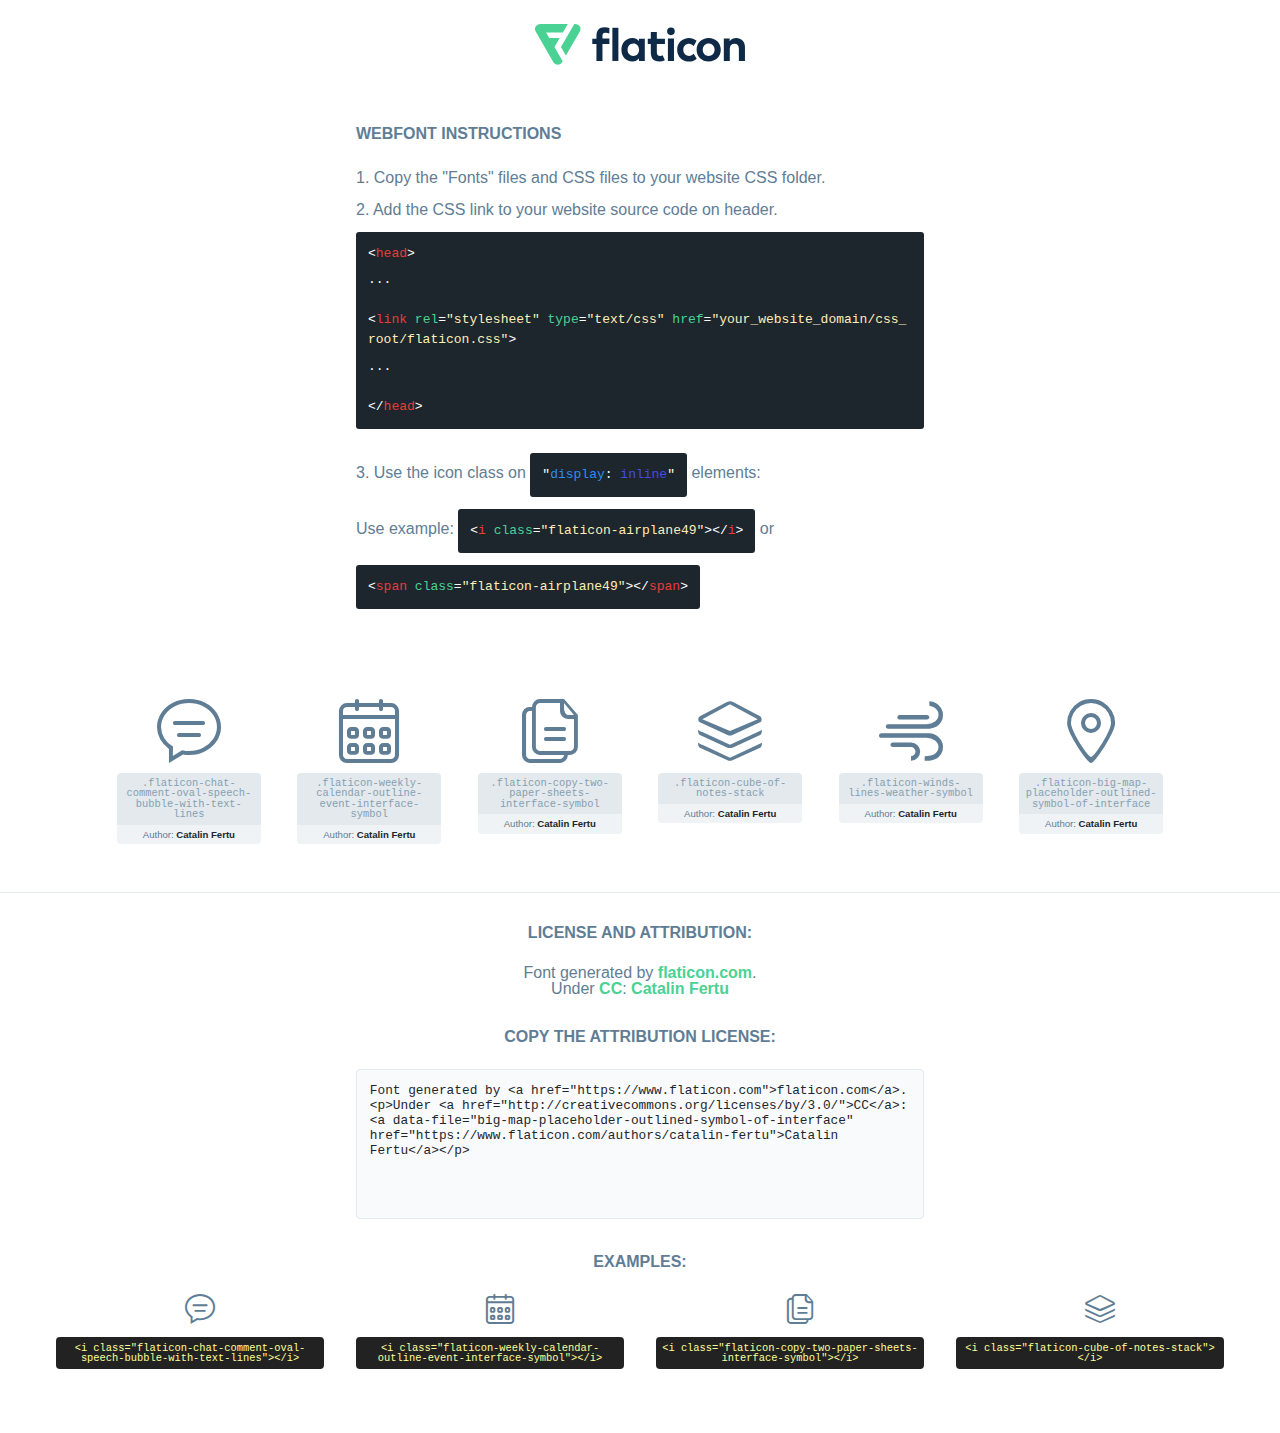
<file: fonts/flaticon/font/flaticon.html>
<!DOCTYPE html>
<html lang="en">
<head>
    <title>Flaticon Webfont</title>
    <link rel="stylesheet" type="text/css" href="flaticon.css"/>
    <meta charset="UTF-8">
    <style>
        html, body, div, span, applet, object, iframe,
        h1, h2, h3, h4, h5, h6, p, blockquote, pre,
        a, abbr, acronym, address, big, cite, code,
        del, dfn, em, img, ins, kbd, q, s, samp,
        small, strike, strong, sub, sup, tt, var,
        b, u, i, center,
        dl, dt, dd, ol, ul, li,
        fieldset, form, label, legend,
        table, caption, tbody, tfoot, thead, tr, th, td,
        article, aside, canvas, details, embed,
        figure, figcaption, footer, header, hgroup,
        menu, nav, output, ruby, section, summary,
        time, mark, audio, video {
            margin: 0;
            padding: 0;
            border: 0;
            font-size: 100%;
            font: inherit;
            vertical-align: baseline;
        }

        /* HTML5 display-role reset for older browsers */
        article, aside, details, figcaption, figure,
        footer, header, hgroup, menu, nav, section {
            display: block;
        }

        body {
            line-height: 1;
        }

        ol, ul {
            list-style: none;
        }

        blockquote, q {
            quotes: none;
        }

        blockquote:before, blockquote:after,
        q:before, q:after {
            content: '';
            content: none;
        }

        table {
            border-collapse: collapse;
            border-spacing: 0;
        }

        body {
            font-family: Helvetica, Arial, sans-serif;
            font-size: 16px;
            color: #5f7d95;
        }

        a {
            color: #4AD295;
            font-weight: bold;
            text-decoration: none;
        }

        * {
            -moz-box-sizing: border-box;
            -webkit-box-sizing: border-box;
            box-sizing: border-box;
            margin: 0;
            padding: 0;
        }

        [class^="flaticon-"]:before, [class*=" flaticon-"]:before, [class^="flaticon-"]:after, [class*=" flaticon-"]:after {
            font-family: Flaticon;
            font-size: 30px;
            font-style: normal;
            margin-left: 20px;
            color: #333;
        }

        .wrapper {
            max-width: 600px;
            margin: auto;
            padding: 0 1em;
        }

        .title {
            margin-bottom: 24px;
            text-transform: uppercase;
            font-weight: bold;
        }

        header {
            text-align: center;
            padding: 24px;
        }

        header .logo {
            width: 210px;
            height: auto;
            border: none;
            display: inline-block;
        }

        header strong {
            font-size: 28px;
            font-weight: 500;
            vertical-align: middle;
        }

        .demo {
            margin: 2em auto;
            line-height: 1.25em;
        }

        .demo ul li {
            margin-bottom: 12px;
        }

        .demo ul li code {
            background-color: #1D262D;
            border-radius: 3px;
            padding: 12px;
            display: inline-block;
            color: #fff;
            font-family: Consolas, Monaco, Lucida Console, Liberation Mono, DejaVu Sans Mono, Bitstream Vera Sans Mono, Courier New, monospace;
            font-weight: lighter;
            margin-top: 12px;
            font-size: 13px;
            word-break: break-all;
        }

        .demo ul li code .red {
            color: #EC3A3B;
        }

        .demo ul li code .green {
            color: #4AD295;
        }

        .demo ul li code .yellow {
            color: #FFEEB6;
        }

        .demo ul li code .blue {
            color: #2C8CF4;
        }

        .demo ul li code .purple {
            color: #4949E7;
        }

        .demo ul li code .dots {
            margin-top: 0.5em;
            display: block;
        }

        #glyphs {
            border-bottom: 1px solid #E3E9ED;
            padding: 2em 0;
            text-align: center;
        }

        .glyph {
            display: inline-block;
            width: 9em;
            margin: 1em;
            text-align: center;
            vertical-align: top;
            background: #FFF;
        }

        .glyph .flaticon {
            padding: 10px;
            display: block;
            font-family: "Flaticon";
            font-size: 64px;
            line-height: 1;
        }

        .glyph .flaticon:before {
            font-size: 64px;
            color: #5f7d95;
            margin-left: 0;
        }

        .class-name {
            font-size: 0.65em;
            background-color: #E3E9ED;
            color: #869FB2;
            border-radius: 4px 4px 0 0;
            padding: 0.5em;
            font-family: Consolas, Monaco, Lucida Console, Liberation Mono, DejaVu Sans Mono, Bitstream Vera Sans Mono, Courier New, monospace;
        }

        .author-name {
            font-size: 0.6em;
            background-color: #EFF3F6;
            border-top: 0;
            border-radius: 0 0 4px 4px;
            padding: 0.5em;
        }

        .author-name a {
            color: #1D262D;
        }

        .class-name:last-child {
            font-size: 10px;
            color: #888;
        }

        .class-name:last-child a {
            font-size: 10px;
            color: #555;
        }

        .glyph > input {
            display: block;
            width: 100px;
            margin: 5px auto;
            text-align: center;
            font-size: 12px;
            cursor: text;
        }

        .glyph > input.icon-input {
            font-family: "Flaticon";
            font-size: 16px;
            margin-bottom: 10px;
        }

        .attribution .title {
            margin-top: 2em;
        }

        .attribution textarea {
            background-color: #F8FAFB;
            color: #1D262D;
            padding: 1em;
            border: none;
            box-shadow: none;
            border: 1px solid #E3E9ED;
            border-radius: 4px;
            resize: none;
            width: 100%;
            height: 150px;
            font-size: 0.8em;
            font-family: Consolas, Monaco, Lucida Console, Liberation Mono, DejaVu Sans Mono, Bitstream Vera Sans Mono, Courier New, monospace;
            -webkit-appearance: none;
        }

        .attribution textarea:hover {
            border-color: #CFD9E0;
        }

        .attribution textarea:focus {
            border-color: #4AD295;
        }

        .iconsuse {
            margin: 2em auto;
            text-align: center;
            max-width: 1200px;
        }

        .iconsuse:after {
            content: '';
            display: table;
            clear: both;
        }

        .iconsuse .image {
            float: left;
            width: 25%;
            padding: 0 1em;
        }

        .iconsuse .image p {
            margin-bottom: 1em;
        }

        .iconsuse .image span {
            display: block;
            font-size: 0.65em;
            background-color: #222;
            color: #fff;
            border-radius: 4px;
            padding: 0.5em;
            color: #FFFF99;
            margin-top: 1em;
            font-family: Consolas, Monaco, Lucida Console, Liberation Mono, DejaVu Sans Mono, Bitstream Vera Sans Mono, Courier New, monospace;
        }

        .flaticon:before {
            color: #5f7d95;
        }

        #footer {
            text-align: center;
            background-color: #1D262D;
            color: #869FB2;
            padding: 12px;
            font-size: 14px;
        }

        #footer a {
            font-weight: normal;
        }

        @media (max-width: 960px) {
            .iconsuse .image {
                width: 50%;
            }
        }

        .preview {
            width: 100px;
            display: inline-block;
            margin: 10px;
        }

        .preview .inner {
            display: inline-block;
            width: 100%;
            text-align: center;
            background: #f5f5f5;
            -webkit-border-radius: 3px 3px 0 0;
            -moz-border-radius: 3px 3px 0 0;
            border-radius: 3px 3px 0 0;
        }

        .preview .inner  {
            line-height: 85px;
            font-size: 40px;
            color: #333;
        }

        .label {
            display: inline-block;
            width: 100%;
            box-sizing: border-box;
            padding: 5px;
            font-size: 10px;
            font-family: Monaco, monospace;
            color: #666;
            white-space: nowrap;
            overflow: hidden;
            text-overflow: ellipsis;
            background: #ddd;
            -webkit-border-radius: 0 0 3px 3px;
            -moz-border-radius: 0 0 3px 3px;
            border-radius: 0 0 3px 3px;
            color: #666;
        }
    </style>
</head>
<body>
    <header>
        <a href="https://www.flaticon.com/" target="_blank" class="logo">
            <svg xmlns="http://www.w3.org/2000/svg" viewBox="0 0 394.3 76.5">
                <path d="M156.6,69.4H145.3V7.1h11.3Z" style="fill:#0e2a47"/>
                <path d="M206.2,69.4h-11V64.8a15.4,15.4,0,0,1-12.6,5.7c-11.6,0-20.3-9.5-20.3-22.1s8.8-22.1,20.3-22.1a15.4,15.4,0,0,1,12.6,5.8V27.5h11Zm-32.4-21c0,6.4,4.2,11.6,10.8,11.6s10.8-4.9,10.8-11.6-4.4-11.6-10.8-11.6S173.9,42,173.9,48.4Z"
                      style="fill:#0e2a47"/>
                <path d="M262.5,13.7a7.2,7.2,0,0,1-14.4,0,7.2,7.2,0,1,1,14.4,0ZM261,69.4H249.6v-42H261Z"
                      style="fill:#0e2a47"/>
                <path id="_Trazado_" data-name="&lt;Trazado&gt;"
                      d="M139.6,17.8a16.6,16.6,0,0,0-8-1.4c-3.2.4-4.9,2-4.9,5.9v5.1h13V37.5h-13v32H115.4v-32h-7.8v-10h7.8V22.2c0-9.9,5.2-16.3,15-16.3a23.4,23.4,0,0,1,9.3,1.8Z"
                      style="fill:#0e2a47"/>
                <path d="M235.1,60c-3.5,0-6.3-1.9-6.3-7.1V37.5H244v-10H228.8V15H217.5V27.5h-5.7v10h5.7V53.7c0,10.9,5.3,16.8,15.7,16.8A22.9,22.9,0,0,0,244,68l-4.3-9.1A12.3,12.3,0,0,1,235.1,60Z"
                      style="fill:#0e2a47"/>
                <path d="M348.9,48.4c0,12.6-9.7,22.1-22.7,22.1s-22.7-9.4-22.7-22.1,9.6-22.1,22.7-22.1S348.9,35.8,348.9,48.4Zm-33.9,0c0,6.8,4.8,11.6,11.1,11.6s11.2-4.8,11.2-11.6-4.8-11.6-11.2-11.6S315.1,41.6,315.1,48.4Z"
                      style="fill:#0e2a47"/>
                <path d="M394.3,42.7V69.4H382.9V46.3c0-6.1-3-9.4-8.2-9.4s-8.9,3.2-8.9,9.5v23H354.6v-42h11v4.9c3-4.5,7.6-6.1,12.3-6.1C387.5,26.3,394.3,33,394.3,42.7Z"
                      style="fill:#0e2a47"/>
                <path d="M298,55.7h0a12.4,12.4,0,0,1-8.2,4.2h-.9l-1.8-.2a10,10,0,0,1-7.4-5.6,13.2,13.2,0,0,1-1.2-5.8,13,13,0,0,1,1.3-5.9,10.1,10.1,0,0,1,7.5-5.5h2.4a11.7,11.7,0,0,1,8.3,4.2l5.5-9.6a19.9,19.9,0,0,0-8.1-4.3,23.4,23.4,0,0,0-6.1-.8,25.2,25.2,0,0,0-7.5,1.1,20.9,20.9,0,0,0-8,4.6,21.9,21.9,0,0,0-6.8,16.4,21.9,21.9,0,0,0,6.7,16.3,20.9,20.9,0,0,0,8,4.6,25.2,25.2,0,0,0,7.7,1.2,23.6,23.6,0,0,0,6.2-.8,20,20,0,0,0,8.1-4.4Z"
                      style="fill:#0e2a47"/>
                <path d="M46.3,26.5H26.9L20.8,16H52.4L61.6,0H9.4A9.3,9.3,0,0,0,1.3,4.7a9.3,9.3,0,0,0,0,9.4L34.6,71.8a9.4,9.4,0,0,0,16.2,0l1.1-1.9L36.6,43.3Z"
                      style="fill:#4ad295"/>
                <path d="M84.2,4.7A9.3,9.3,0,0,0,76.1,0H73.8l-25,43.3,9.2,16L84.2,14A9.3,9.3,0,0,0,84.2,4.7Z"
                      style="fill:#4ad295"/>
            </svg>
        </a>
    </header>
    <section class="demo wrapper">

        <p class="title">Webfont Instructions</p>

        <ul>
            <li>
                <span class="num">1. </span>Copy the "Fonts" files and CSS files to your website CSS folder.
            </li>
            <li>
                <span class="num">2. </span>Add the CSS link to your website source code on header.
                <code class="big">
                    &lt;<span class="red">head</span>&gt;
                    <br/><span class="dots">...</span>
                    <br/>&lt;<span class="red">link</span> <span class="green">rel</span>=<span
                        class="yellow">"stylesheet"</span> <span class="green">type</span>=<span
                        class="yellow">"text/css"</span> <span class="green">href</span>=<span class="yellow">"your_website_domain/css_root/flaticon.css"</span>&gt;
                    <br/><span class="dots">...</span>
                    <br/>&lt;/<span class="red">head</span>&gt;
                </code>
            </li>

            <li>
                <p>
                    <span class="num">3. </span>Use the icon class on <code>"<span class="blue">display</span>:<span
                        class="purple"> inline</span>"</code> elements:
                    <br/>
                    Use example: <code>&lt;<span class="red">i</span> <span class="green">class</span>=<span class="yellow">&quot;flaticon-airplane49&quot;</span>&gt;&lt;/<span
                        class="red">i</span>&gt;</code> or <code>&lt;<span class="red">span</span> <span
                        class="green">class</span>=<span class="yellow">&quot;flaticon-airplane49&quot;</span>&gt;&lt;/<span
                        class="red">span</span>&gt;</code>
            </li>
        </ul>

    </section>
    <section id="glyphs">
            <div class="glyph">
                <i class="flaticon flaticon-chat-comment-oval-speech-bubble-with-text-lines"></i>
                <div class="class-name">.flaticon-chat-comment-oval-speech-bubble-with-text-lines</div>
                <div class="author-name">Author: <a data-file="chat-comment-oval-speech-bubble-with-text-lines" href="https://www.flaticon.com/authors/catalin-fertu">Catalin Fertu</a> </div>
            </div>

            <div class="glyph">
                <i class="flaticon flaticon-weekly-calendar-outline-event-interface-symbol"></i>
                <div class="class-name">.flaticon-weekly-calendar-outline-event-interface-symbol</div>
                <div class="author-name">Author: <a data-file="weekly-calendar-outline-event-interface-symbol" href="https://www.flaticon.com/authors/catalin-fertu">Catalin Fertu</a> </div>
            </div>

            <div class="glyph">
                <i class="flaticon flaticon-copy-two-paper-sheets-interface-symbol"></i>
                <div class="class-name">.flaticon-copy-two-paper-sheets-interface-symbol</div>
                <div class="author-name">Author: <a data-file="copy-two-paper-sheets-interface-symbol" href="https://www.flaticon.com/authors/catalin-fertu">Catalin Fertu</a> </div>
            </div>

            <div class="glyph">
                <i class="flaticon flaticon-cube-of-notes-stack"></i>
                <div class="class-name">.flaticon-cube-of-notes-stack</div>
                <div class="author-name">Author: <a data-file="cube-of-notes-stack" href="https://www.flaticon.com/authors/catalin-fertu">Catalin Fertu</a> </div>
            </div>

            <div class="glyph">
                <i class="flaticon flaticon-winds-lines-weather-symbol"></i>
                <div class="class-name">.flaticon-winds-lines-weather-symbol</div>
                <div class="author-name">Author: <a data-file="winds-lines-weather-symbol" href="https://www.flaticon.com/authors/catalin-fertu">Catalin Fertu</a> </div>
            </div>

            <div class="glyph">
                <i class="flaticon flaticon-big-map-placeholder-outlined-symbol-of-interface"></i>
                <div class="class-name">.flaticon-big-map-placeholder-outlined-symbol-of-interface</div>
                <div class="author-name">Author: <a data-file="big-map-placeholder-outlined-symbol-of-interface" href="https://www.flaticon.com/authors/catalin-fertu">Catalin Fertu</a> </div>
            </div>

    </section>

    <section class="attribution wrapper"   style="text-align:center;">

        <div class="title">License and attribution:</div><div class="attrDiv">Font generated by <a href="https://www.flaticon.com">flaticon.com</a>. <div><p>Under <a href="http://creativecommons.org/licenses/by/3.0/">CC</a>: <a data-file="big-map-placeholder-outlined-symbol-of-interface" href="https://www.flaticon.com/authors/catalin-fertu">Catalin Fertu</a></p>  </div>
        </div>
        <div class="title">Copy the Attribution License:</div>

        <textarea onclick="this.focus();this.select();">Font generated by &lt;a href=&quot;https://www.flaticon.com&quot;&gt;flaticon.com&lt;/a&gt;. <p>Under <a href="http://creativecommons.org/licenses/by/3.0/">CC</a>: <a data-file="big-map-placeholder-outlined-symbol-of-interface" href="https://www.flaticon.com/authors/catalin-fertu">Catalin Fertu</a></p> 
        </textarea>

    </section>

    <section class="iconsuse">

        <div class="title">Examples:</div>
            <div class="image">
                <p>
                    <i class="flaticon flaticon-chat-comment-oval-speech-bubble-with-text-lines"></i>
                    <span>&lt;i class=&quot;flaticon-chat-comment-oval-speech-bubble-with-text-lines&quot;&gt;&lt;/i&gt;</span>
                </p>
            </div>
            <div class="image">
                <p>
                    <i class="flaticon flaticon-weekly-calendar-outline-event-interface-symbol"></i>
                    <span>&lt;i class=&quot;flaticon-weekly-calendar-outline-event-interface-symbol&quot;&gt;&lt;/i&gt;</span>
                </p>
            </div>
            <div class="image">
                <p>
                    <i class="flaticon flaticon-copy-two-paper-sheets-interface-symbol"></i>
                    <span>&lt;i class=&quot;flaticon-copy-two-paper-sheets-interface-symbol&quot;&gt;&lt;/i&gt;</span>
                </p>
            </div>
            <div class="image">
                <p>
                    <i class="flaticon flaticon-cube-of-notes-stack"></i>
                    <span>&lt;i class=&quot;flaticon-cube-of-notes-stack&quot;&gt;&lt;/i&gt;</span>
                </p>
            </div>
            <div class="image">
                <p>
</file>
<file: fonts/icomoon/style.css>
@font-face {
  font-family: 'icomoon';
  src:  url('fonts/icomoon.eot?10si43');
  src:  url('fonts/icomoon.eot?10si43#iefix') format('embedded-opentype'),
    url('fonts/icomoon.ttf?10si43') format('truetype'),
    url('fonts/icomoon.woff?10si43') format('woff'),
    url('fonts/icomoon.svg?10si43#icomoon') format('svg');
  font-weight: normal;
  font-style: normal;
}

[class^="icon-"], [class*=" icon-"] {
  /* use !important to prevent issues with browser extensions that change fonts */
  font-family: 'icomoon' !important;
  speak: none;
  font-style: normal;
  font-weight: normal;
  font-variant: normal;
  text-transform: none;
  line-height: 1;

  /* Better Font Rendering =========== */
  -webkit-font-smoothing: antialiased;
  -moz-osx-font-smoothing: grayscale;
}

.icon-asterisk:before {
  content: "\f069";
}
.icon-plus:before {
  content: "\f067";
}
.icon-question:before {
  content: "\f128";
}
.icon-minus:before {
  content: "\f068";
}
.icon-glass:before {
  content: "\f000";
}
.icon-music:before {
  content: "\f001";
}
.icon-search:before {
  content: "\f002";
}
.icon-envelope-o:before {
  content: "\f003";
}
.icon-heart:before {
  content: "\f004";
}
.icon-star:before {
  content: "\f005";
}
.icon-star-o:before {
  content: "\f006";
}
.icon-user:before {
  content: "\f007";
}
.icon-film:before {
  content: "\f008";
}
.icon-th-large:before {
  content: "\f009";
}
.icon-th:before {
  content: "\f00a";
}
.icon-th-list:before {
  content: "\f00b";
}
.icon-check:before {
  content: "\f00c";
}
.icon-close:before {
  content: "\f00d";
}
.icon-remove:before {
  content: "\f00d";
}
.icon-times:before {
  content: "\f00d";
}
.icon-search-plus:before {
  content: "\f00e";
}
.icon-search-minus:before {
  content: "\f010";
}
.icon-power-off:before {
  content: "\f011";
}
.icon-signal:before {
  content: "\f012";
}
.icon-cog:before {
  content: "\f013";
}
.icon-gear:before {
  content: "\f013";
}
.icon-trash-o:before {
  content: "\f014";
}
.icon-home:before {
  content: "\f015";
}
.icon-file-o:before {
  content: "\f016";
}
.icon-clock-o:before {
  content: "\f017";
}
.icon-road:before {
  content: "\f018";
}
.icon-download:before {
  content: "\f019";
}
.icon-arrow-circle-o-down:before {
  content: "\f01a";
}
.icon-arrow-circle-o-up:before {
  content: "\f01b";
}
.icon-inbox:before {
  content: "\f01c";
}
.icon-play-circle-o:before {
  content: "\f01d";
}
.icon-repeat:before {
  content: "\f01e";
}
.icon-rotate-right:before {
  content: "\f01e";
}
.icon-refresh:before {
  content: "\f021";
}
.icon-list-alt:before {
  content: "\f022";
}
.icon-lock:before {
  content: "\f023";
}
.icon-flag:before {
  content: "\f024";
}
.icon-headphones:before {
  content: "\f025";
}
.icon-volume-off:before {
  content: "\f026";
}
.icon-volume-down:before {
  content: "\f027";
}
.icon-volume-up:before {
  content: "\f028";
}
.icon-qrcode:before {
  content: "\f029";
}
.icon-barcode:before {
  content: "\f02a";
}
.icon-tag:before {
  content: "\f02b";
}
.icon-tags:before {
  content: "\f02c";
}
.icon-book:before {
  content: "\f02d";
}
.icon-bookmark:before {
  content: "\f02e";
}
.icon-print:before {
  content: "\f02f";
}
.icon-camera:before {
  content: "\f030";
}
.icon-font:before {
  content: "\f031";
}
.icon-bold:before {
  content: "\f032";
}
.icon-italic:before {
  content: "\f033";
}
.icon-text-height:before {
  content: "\f034";
}
.icon-text-width:before {
  content: "\f035";
}
.icon-align-left:before {
  content: "\f036";
}
.icon-align-center:before {
  content: "\f037";
}
.icon-align-right:before {
  content: "\f038";
}
.icon-align-justify:before {
  content: "\f039";
}
.icon-list:before {
  content: "\f03a";
}
.icon-dedent:before {
  content: "\f03b";
}
.icon-outdent:before {
  content: "\f03b";
}
.icon-indent:before {
  content: "\f03c";
}
.icon-video-camera:before {
  content: "\f03d";
}
.icon-image:before {
  content: "\f03e";
}
.icon-photo:before {
  content: "\f03e";
}
.icon-picture-o:before {
  content: "\f03e";
}
.icon-pencil:before {
  content: "\f040";
}
.icon-map-marker:before {
  content: "\f041";
}
.icon-adjust:before {
  content: "\f042";
}
.icon-tint:before {
  content: "\f043";
}
.icon-edit:before {
  content: "\f044";
}
.icon-pencil-square-o:before {
  content: "\f044";
}
.icon-share-square-o:before {
  content: "\f045";
}
.icon-check-square-o:before {
  content: "\f046";
}
.icon-arrows:before {
  content: "\f047";
}
.icon-step-backward:before {
  content: "\f048";
}
.icon-fast-backward:before {
  content: "\f049";
}
.icon-backward:before {
  content: "\f04a";
}
.icon-play:before {
  content: "\f04b";
}
.icon-pause:before {
  content: "\f04c";
}
.icon-stop:before {
  content: "\f04d";
}
.icon-forward:before {
  content: "\f04e";
}
.icon-fast-forward:before {
  content: "\f050";
}
.icon-step-forward:before {
  content: "\f051";
}
.icon-eject:before {
  content: "\f052";
}
.icon-chevron-left:before {
  content: "\f053";
}
.icon-chevron-right:before {
  content: "\f054";
}
.icon-plus-circle:before {
  content: "\f055";
}
.icon-minus-circle:before {
  content: "\f056";
}
.icon-times-circle:before {
  content: "\f057";
}
.icon-check-circle:before {
  content: "\f058";
}
.icon-question-circle:before {
  content: "\f059";
}
.icon-info-circle:before {
  content: "\f05a";
}
.icon-crosshairs:before {
  content: "\f05b";
}
.icon-times-circle-o:before {
  content: "\f05c";
}
.icon-check-circle-o:before {
  content: "\f05d";
}
.icon-ban:before {
  content: "\f05e";
}
.icon-arrow-left:before {
  content: "\f060";
}
.icon-arrow-right:before {
  content: "\f061";
}
.icon-arrow-up:before {
  content: "\f062";
}
.icon-arrow-down:before {
  content: "\f063";
}
.icon-mail-forward:before {
  content: "\f064";
}
.icon-share:before {
  content: "\f064";
}
.icon-expand:before {
  content: "\f065";
}
.icon-compress:before {
  content: "\f066";
}
.icon-exclamation-circle:before {
  content: "\f06a";
}
.icon-gift:before {
  content: "\f06b";
}
.icon-leaf:before {
  content: "\f06c";
}
.icon-fire:before {
  content: "\f06d";
}
.icon-eye:before {
  content: "\f06e";
}
.icon-eye-slash:before {
  content: "\f070";
}
.icon-exclamation-triangle:before {
  content: "\f071";
}
.icon-warning:before {
  content: "\f071";
}
.icon-plane:before {
  content: "\f072";
}
.icon-calendar:before {
  content: "\f073";
}
.icon-random:before {
  content: "\f074";
}
.icon-comment:before {
  content: "\f075";
}
.icon-magnet:before {
  content: "\f076";
}
.icon-chevron-up:before {
  content: "\f077";
}
.icon-chevron-down:before {
  content: "\f078";
}
.icon-retweet:before {
  content: "\f079";
}
.icon-shopping-cart:before {
  content: "\f07a";
}
.icon-folder:before {
  content: "\f07b";
}
.icon-folder-open:before {
  content: "\f07c";
}
.icon-arrows-v:before {
  content: "\f07d";
}
.icon-arrows-h:before {
  content: "\f07e";
}
.icon-bar-chart:before {
  content: "\f080";
}
.icon-bar-chart-o:before {
  content: "\f080";
}
.icon-twitter-square:before {
  content: "\f081";
}
.icon-facebook-square:before {
  content: "\f082";
}
.icon-camera-retro:before {
  content: "\f083";
}
.icon-key:before {
  content: "\f084";
}
.icon-cogs:before {
  content: "\f085";
}
.icon-gears:before {
  content: "\f085";
}
.icon-comments:before {
  content: "\f086";
}
.icon-thumbs-o-up:before {
  content: "\f087";
}
.icon-thumbs-o-down:before {
  content: "\f088";
}
.icon-star-half:before {
  content: "\f089";
}
.icon-heart-o:before {
  content: "\f08a";
}
.icon-sign-out:before {
  content: "\f08b";
}
.icon-linkedin-square:before {
  content: "\f08c";
}
.icon-thumb-tack:before {
  content: "\f08d";
}
.icon-external-link:before {
  content: "\f08e";
}
.icon-sign-in:before {
  content: "\f090";
}
.icon-trophy:before {
  content: "\f091";
}
.icon-github-square:before {
  content: "\f092";
}
.icon-upload:before {
  content: "\f093";
}
.icon-lemon-o:before {
  content: "\f094";
}
.icon-phone:before {
  content: "\f095";
}
.icon-square-o:before {
  content: "\f096";
}
.icon-bookmark-o:before {
  content: "\f097";
}
.icon-phone-square:before {
  content: "\f098";
}
.icon-twitter:before {
  content: "\f099";
}
.icon-facebook:before {
  content: "\f09a";
}
.icon-facebook-f:before {
  content: "\f09a";
}
.icon-github:before {
  content: "\f09b";
}
.icon-unlock:before {
  content: "\f09c";
}
.icon-credit-card:before {
  content: "\f09d";
}
.icon-feed:before {
  content: "\f09e";
}
.icon-rss:before {
  content: "\f09e";
}
.icon-hdd-o:before {
  content: "\f0a0";
}
.icon-bullhorn:before {
  content: "\f0a1";
}
.icon-bell-o:before {
  content: "\f0a2";
}
.icon-certificate:before {
  content: "\f0a3";
}
.icon-hand-o-right:before {
  content: "\f0a4";
}
.icon-hand-o-left:before {
  content: "\f0a5";
}
.icon-hand-o-up:before {
  content: "\f0a6";
}
.icon-hand-o-down:before {
  content: "\f0a7";
}
.icon-arrow-circle-left:before {
  content: "\f0a8";
}
.icon-arrow-circle-right:before {
  content: "\f0a9";
}
.icon-arrow-circle-up:before {
  content: "\f0aa";
}
.icon-arrow-circle-down:before {
  content: "\f0ab";
}
.icon-globe:before {
  content: "\f0ac";
}
.icon-wrench:before {
  content: "\f0ad";
}
.icon-tasks:before {
  content: "\f0ae";
}
.icon-filter:before {
  content: "\f0b0";
}
.icon-briefcase:before {
  content: "\f0b1";
}
.icon-arrows-alt:before {
  content: "\f0b2";
}
.icon-group:before {
  content: "\f0c0";
}
.icon-users:before {
  content: "\f0c0";
}
.icon-chain:before {
  content: "\f0c1";
}
.icon-link:before {
  content: "\f0c1";
}
.icon-cloud:before {
  content: "\f0c2";
}
.icon-flask:before {
  content: "\f0c3";
}
.icon-cut:before {
  content: "\f0c4";
}
.icon-scissors:before {
  content: "\f0c4";
}
.icon-copy:before {
  content: "\f0c5";
}
.icon-files-o:before {
  content: "\f0c5";
}
.icon-paperclip:before {
  content: "\f0c6";
}
.icon-floppy-o:before {
  content: "\f0c7";
}
.icon-save:before {
  content: "\f0c7";
}
.icon-square:before {
  content: "\f0c8";
}
.icon-bars:before {
  content: "\f0c9";
}
.icon-navicon:before {
  content: "\f0c9";
}
.icon-reorder:before {
  content: "\f0c9";
}
.icon-list-ul:before {
  content: "\f0ca";
}
.icon-list-ol:before {
  content: "\f0cb";
}
.icon-strikethrough:before {
  content: "\f0cc";
}
.icon-underline:before {
  content: "\f0cd";
}
.icon-table:before {
  content: "\f0ce";
}
.icon-magic:before {
  content: "\f0d0";
}
.icon-truck:before {
  content: "\f0d1";
}
.icon-pinterest:before {
  content: "\f0d2";
}
.icon-pinterest-square:before {
  content: "\f0d3";
}
.icon-google-plus-square:before {
  content: "\f0d4";
}
.icon-google-plus:before {
  content: "\f0d5";
}
.icon-money:before {
  content: "\f0d6";
}
.icon-caret-down:before {
  content: "\f0d7";
}
.icon-caret-up:before {
  content: "\f0d8";
}
.icon-caret-left:before {
  content: "\f0d9";
}
.icon-caret-right:before {
  content: "\f0da";
}
.icon-columns:before {
  content: "\f0db";
}
.icon-sort:before {
  content: "\f0dc";
}
.icon-unsorted:before {
  content: "\f0dc";
}
.icon-sort-desc:before {
  content: "\f0dd";
}
.icon-sort-down:before {
  content: "\f0dd";
}
.icon-sort-asc:before {
  content: "\f0de";
}
.icon-sort-up:before {
  content: "\f0de";
}
.icon-envelope:before {
  content: "\f0e0";
}
.icon-linkedin:before {
  content: "\f0e1";
}
.icon-rotate-left:before {
  content: "\f0e2";
}
.icon-undo:before {
  content: "\f0e2";
}
.icon-gavel:before {
  content: "\f0e3";
}
.icon-legal:before {
  content: "\f0e3";
}
.icon-dashboard:before {
  content: "\f0e4";
}
.icon-tachometer:before {
  content: "\f0e4";
}
.icon-comment-o:before {
  content: "\f0e5";
}
.icon-comments-o:before {
  content: "\f0e6";
}
.icon-bolt:before {
  content: "\f0e7";
}
.icon-flash:before {
  content: "\f0e7";
}
.icon-sitemap:before {
  content: "\f0e8";
}
.icon-umbrella:before {
  content: "\f0e9";
}
.icon-clipboard:before {
  content: "\f0ea";
}
.icon-paste:before {
  content: "\f0ea";
}
.icon-lightbulb-o:before {
  content: "\f0eb";
}
.icon-exchange:before {
  content: "\f0ec";
}
.icon-cloud-download:before {
  content: "\f0ed";
}
.icon-cloud-upload:before {
  content: "\f0ee";
}
.icon-user-md:before {
  content: "\f0f0";
}
.icon-stethoscope:before {
  content: "\f0f1";
}
.icon-suitcase:before {
  content: "\f0f2";
}
.icon-bell:before {
  content: "\f0f3";
}
.icon-coffee:before {
  content: "\f0f4";
}
.icon-cutlery:before {
  content: "\f0f5";
}
.icon-file-text-o:before {
  content: "\f0f6";
}
.icon-building-o:before {
  content: "\f0f7";
}
.icon-hospital-o:before {
  content: "\f0f8";
}
.icon-ambulance:before {
  content: "\f0f9";
}
.icon-medkit:before {
  content: "\f0fa";
}
.icon-fighter-jet:before {
  content: "\f0fb";
}
.icon-beer:before {
  content: "\f0fc";
}
.icon-h-square:before {
  content: "\f0fd";
}
.icon-plus-square:before {
  content: "\f0fe";
}
.icon-angle-double-left:before {
  content: "\f100";
}
.icon-angle-double-right:before {
  content: "\f101";
}
.icon-angle-double-up:before {
  content: "\f102";
}
.icon-angle-double-down:before {
  content: "\f103";
}
.icon-angle-left:before {
  content: "\f104";
}
.icon-angle-right:before {
  content: "\f105";
}
.icon-angle-up:before {
  content: "\f106";
}
.icon-angle-down:before {
  content: "\f107";
}
.icon-desktop:before {
  content: "\f108";
}
.icon-laptop:before {
  content: "\f109";
}
.icon-tablet:before {
  content: "\f10a";
}
.icon-mobile:before {
  content: "\f10b";
}
.icon-mobile-phone:before {
  content: "\f10b";
}
.icon-circle-o:before {
  content: "\f10c";
}
.icon-quote-left:before {
  content: "\f10d";
}
.icon-quote-right:before {
  content: "\f10e";
}
.icon-spinner:before {
  content: "\f110";
}
.icon-circle:before {
  content: "\f111";
}
.icon-mail-reply:before {
  content: "\f112";
}
.icon-reply:before {
  content: "\f112";
}
.icon-github-alt:before {
  content: "\f113";
}
.icon-folder-o:before {
  content: "\f114";
}
.icon-folder-open-o:before {
  content: "\f115";
}
.icon-smile-o:before {
  content: "\f118";
}
.icon-frown-o:before {
  content: "\f119";
}
.icon-meh-o:before {
  content: "\f11a";
}
.icon-gamepad:before {
  content: "\f11b";
}
.icon-keyboard-o:before {
  content: "\f11c";
}
.icon-flag-o:before {
  content: "\f11d";
}
.icon-flag-checkered:before {
  content: "\f11e";
}
.icon-terminal:before {
  content: "\f120";
}
.icon-code:before {
  content: "\f121";
}
.icon-mail-reply-all:before {
  content: "\f122";
}
.icon-reply-all:before {
  content: "\f122";
}
.icon-star-half-empty:before {
  content: "\f123";
}
.icon-star-half-full:before {
  content: "\f123";
}
.icon-star-half-o:before {
  content: "\f123";
}
.icon-location-arrow:before {
  content: "\f124";
}
.icon-crop:before {
  content: "\f125";
}
.icon-code-fork:before {
  content: "\f126";
}
.icon-chain-broken:before {
  content: "\f127";
}
.icon-unlink:before {
  content: "\f127";
}
.icon-info:before {
  content: "\f129";
}
.icon-exclamation:before {
  content: "\f12a";
}
.icon-superscript:before {
  content: "\f12b";
}
.icon-subscript:before {
  content: "\f12c";
}
.icon-eraser:before {
  content: "\f12d";
}
.icon-puzzle-piece:before {
  content: "\f12e";
}
.icon-microphone:before {
  content: "\f130";
}
.icon-microphone-slash:before {
  content: "\f131";
}
.icon-shield:before {
  content: "\f132";
}
.icon-calendar-o:before {
  content: "\f133";
}
.icon-fire-extinguisher:before {
  content: "\f134";
}
.icon-rocket:before {
  content: "\f135";
}
.icon-maxcdn:before {
  content: "\f136";
}
.icon-chevron-circle-left:before {
  content: "\f137";
}
.icon-chevron-circle-right:before {
  content: "\f138";
}
.icon-chevron-circle-up:before {
  content: "\f139";
}
.icon-chevron-circle-down:before {
  content: "\f13a";
}
.icon-html5:before {
  content: "\f13b";
}
.icon-css3:before {
  content: "\f13c";
}
.icon-anchor:before {
  content: "\f13d";
}
.icon-unlock-alt:before {
  content: "\f13e";
}
.icon-bullseye:before {
  content: "\f140";
}
.icon-ellipsis-h:before {
  content: "\f141";
}
.icon-ellipsis-v:before {
  content: "\f142";
}
.icon-rss-square:before {
  content: "\f143";
}
.icon-play-circle:before {
  content: "\f144";
}
.icon-ticket:before {
  content: "\f145";
}
.icon-minus-square:before {
  content: "\f146";
}
.icon-minus-square-o:before {
  content: "\f147";
}
.icon-level-up:before {
  content: "\f148";
}
.icon-level-down:before {
  content: "\f149";
}
.icon-check-square:before {
  content: "\f14a";
}
.icon-pencil-square:before {
  content: "\f14b";
}
.icon-external-link-square:before {
  content: "\f14c";
}
.icon-share-square:before {
  content: "\f14d";
}
.icon-compass:before {
  content: "\f14e";
}
.icon-caret-square-o-down:before {
  content: "\f150";
}
.icon-toggle-down:before {
  content: "\f150";
}
.icon-caret-square-o-up:before {
  content: "\f151";
}
.icon-toggle-up:before {
  content: "\f151";
}
.icon-caret-square-o-right:before {
  content: "\f152";
}
.icon-toggle-right:before {
  content: "\f152";
}
.icon-eur:before {
  content: "\f153";
}
.icon-euro:before {
  content: "\f153";
}
.icon-gbp:before {
  content: "\f154";
}
.icon-dollar:before {
  content: "\f155";
}
.icon-usd:before {
  content: "\f155";
}
.icon-inr:before {
  content: "\f156";
}
.icon-rupee:before {
  content: "\f156";
}
.icon-cny:before {
  content: "\f157";
}
.icon-jpy:before {
  content: "\f157";
}
.icon-rmb:before {
  content: "\f157";
}
.icon-yen:before {
  content: "\f157";
}
.icon-rouble:before {
  content: "\f158";
}
.icon-rub:before {
  content: "\f158";
}
.icon-ruble:before {
  content: "\f158";
}
.icon-krw:before {
  content: "\f159";
}
.icon-won:before {
  content: "\f159";
}
.icon-bitcoin:before {
  content: "\f15a";
}
.icon-btc:before {
  content: "\f15a";
}
.icon-file:before {
  content: "\f15b";
}
.icon-file-text:before {
  content: "\f15c";
}
.icon-sort-alpha-asc:before {
  content: "\f15d";
}
.icon-sort-alpha-desc:before {
  content: "\f15e";
}
.icon-sort-amount-asc:before {
  content: "\f160";
}
.icon-sort-amount-desc:before {
  content: "\f161";
}
.icon-sort-numeric-asc:before {
  content: "\f162";
}
.icon-sort-numeric-desc:before {
  content: "\f163";
}
.icon-thumbs-up:before {
  content: "\f164";
}
.icon-thumbs-down:before {
  content: "\f165";
}
.icon-youtube-square:before {
  content: "\f166";
}
.icon-youtube:before {
  content: "\f167";
}
.icon-xing:before {
  content: "\f168";
}
.icon-xing-square:before {
  content: "\f169";
}
.icon-youtube-play:before {
  content: "\f16a";
}
.icon-dropbox:before {
  content: "\f16b";
}
.icon-stack-overflow:before {
  content: "\f16c";
}
.icon-instagram:before {
  content: "\f16d";
}
.icon-flickr:before {
  content: "\f16e";
}
.icon-adn:before {
  content: "\f170";
}
.icon-bitbucket:before {
  content: "\f171";
}
.icon-bitbucket-square:before {
  content: "\f172";
}
.icon-tumblr:before {
  content: "\f173";
}
.icon-tumblr-square:before {
  content: "\f174";
}
.icon-long-arrow-down:before {
  content: "\f175";
}
.icon-long-arrow-up:before {
  content: "\f176";
}
.icon-long-arrow-left:before {
  content: "\f177";
}
.icon-long-arrow-right:before {
  content: "\f178";
}
.icon-apple:before {
  content: "\f179";
}
.icon-windows:before {
  content: "\f17a";
}
.icon-android:before {
  content: "\f17b";
}
.icon-linux:before {
  content: "\f17c";
}
.icon-dribbble:before {
  content: "\f17d";
}
.icon-skype:before {
  content: "\f17e";
}
.icon-foursquare:before {
  content: "\f180";
}
.icon-trello:before {
  content: "\f181";
}
.icon-female:before {
  content: "\f182";
}
.icon-male:before {
  content: "\f183";
}
.icon-gittip:before {
  content: "\f184";
}
.icon-gratipay:before {
  content: "\f184";
}
.icon-sun-o:before {
  content: "\f185";
}
.icon-moon-o:before {
  content: "\f186";
}
.icon-archive:before {
  content: "\f187";
}
.icon-bug:before {
  content: "\f188";
}
.icon-vk:before {
  content: "\f189";
}
.icon-weibo:before {
  content: "\f18a";
}
.icon-renren:before {
  content: "\f18b";
}
.icon-pagelines:before {
  content: "\f18c";
}
.icon-stack-exchange:before {
  content: "\f18d";
}
.icon-arrow-circle-o-right:before {
  content: "\f18e";
}
.icon-arrow-circle-o-left:before {
  content: "\f190";
}
.icon-caret-square-o-left:before {
  content: "\f191";
}
.icon-toggle-left:before {
  content: "\f191";
}
.icon-dot-circle-o:before {
  content: "\f192";
}
.icon-wheelchair:before {
  content: "\f193";
}
.icon-vimeo-square:before {
  content: "\f194";
}
.icon-try:before {
  content: "\f195";
}
.icon-turkish-lira:before {
  content: "\f195";
}
.icon-plus-square-o:before {
  content: "\f196";
}
.icon-space-shuttle:before {
  content: "\f197";
}
.icon-slack:before {
  content: "\f198";
}
.icon-envelope-square:before {
  content: "\f199";
}
.icon-wordpress:before {
  content: "\f19a";
}
.icon-openid:before {
  content: "\f19b";
}
.icon-bank:before {
  content: "\f19c";
}
.icon-institution:before {
  content: "\f19c";
}
.icon-university:before {
  content: "\f19c";
}
.icon-graduation-cap:before {
  content: "\f19d";
}
.icon-mortar-board:before {
  content: "\f19d";
}
.icon-yahoo:before {
  content: "\f19e";
}
.icon-google:before {
  content: "\f1a0";
}
.icon-reddit:before {
  content: "\f1a1";
}
.icon-reddit-square:before {
  content: "\f1a2";
}
.icon-stumbleupon-circle:before {
  content: "\f1a3";
}
.icon-stumbleupon:before {
  content: "\f1a4";
}
.icon-delicious:before {
  content: "\f1a5";
}
.icon-digg:before {
  content: "\f1a6";
}
.icon-pied-piper-pp:before {
  content: "\f1a7";
}
.icon-pied-piper-alt:before {
  content: "\f1a8";
}
.icon-drupal:before {
  content: "\f1a9";
}
.icon-joomla:before {
  content: "\f1aa";
}
.icon-language:before {
  content: "\f1ab";
}
.icon-fax:before {
  content: "\f1ac";
}
.icon-building:before {
  content: "\f1ad";
}
.icon-child:before {
  content: "\f1ae";
}
.icon-paw:before {
  content: "\f1b0";
}
.icon-spoon:before {
  content: "\f1b1";
}
.icon-cube:before {
  content: "\f1b2";
}
.icon-cubes:before {
  content: "\f1b3";
}
.icon-behance:before {
  content: "\f1b4";
}
.icon-behance-square:before {
  content: "\f1b5";
}
.icon-steam:before {
  content: "\f1b6";
}
.icon-steam-square:before {
  content: "\f1b7";
}
.icon-recycle:before {
  content: "\f1b8";
}
.icon-automobile:before {
  content: "\f1b9";
}
.icon-car:before {
  content: "\f1b9";
}
.icon-cab:before {
  content: "\f1ba";
}
.icon-taxi:before {
  content: "\f1ba";
}
.icon-tree:before {
  content: "\f1bb";
}
.icon-spotify:before {
  content: "\f1bc";
}
.icon-deviantart:before {
  content: "\f1bd";
}
.icon-soundcloud:before {
  content: "\f1be";
}
.icon-database:before {
  content: "\f1c0";
}
.icon-file-pdf-o:before {
  content: "\f1c1";
}
.icon-file-word-o:before {
  content: "\f1c2";
}
.icon-file-excel-o:before {
  content: "\f1c3";
}
.icon-file-powerpoint-o:before {
  content: "\f1c4";
}
.icon-file-image-o:before {
  content: "\f1c5";
}
.icon-file-photo-o:before {
  content: "\f1c5";
}
.icon-file-picture-o:before {
  content: "\f1c5";
}
.icon-file-archive-o:before {
  content: "\f1c6";
}
.icon-file-zip-o:before {
  content: "\f1c6";
}
.icon-file-audio-o:before {
  content: "\f1c7";
}
.icon-file-sound-o:before {
  content: "\f1c7";
}
.icon-file-movie-o:before {
  content: "\f1c8";
}
.icon-file-video-o:before {
  content: "\f1c8";
}
.icon-file-code-o:before {
  content: "\f1c9";
}
.icon-vine:before {
  content: "\f1ca";
}
.icon-codepen:before {
  content: "\f1cb";
}
.icon-jsfiddle:before {
  content: "\f1cc";
}
.icon-life-bouy:before {
  content: "\f1cd";
}
.icon-life-buoy:before {
  content: "\f1cd";
}
.icon-life-ring:before {
  content: "\f1cd";
}
.icon-life-saver:before {
  content: "\f1cd";
}
.icon-support:before {
  content: "\f1cd";
}
.icon-circle-o-notch:before {
  content: "\f1ce";
}
.icon-ra:before {
  content: "\f1d0";
}
.icon-rebel:before {
  content: "\f1d0";
}
.icon-resistance:before {
  content: "\f1d0";
}
.icon-empire:before {
  content: "\f1d1";
}
.icon-ge:before {
  content: "\f1d1";
}
.icon-git-square:before {
  content: "\f1d2";
}
.icon-git:before {
  content: "\f1d3";
}
.icon-hacker-news:before {
  content: "\f1d4";
}
.icon-y-combinator-square:before {
  content: "\f1d4";
}
.icon-yc-square:before {
  content: "\f1d4";
}
.icon-tencent-weibo:before {
  content: "\f1d5";
}
.icon-qq:before {
  content: "\f1d6";
}
.icon-wechat:before {
  content: "\f1d7";
}
.icon-weixin:before {
  content: "\f1d7";
}
.icon-paper-plane:before {
  content: "\f1d8";
}
.icon-send:before {
  content: "\f1d8";
}
.icon-paper-plane-o:before {
  content: "\f1d9";
}
.icon-send-o:before {
  content: "\f1d9";
}
.icon-history:before {
  content: "\f1da";
}
.icon-circle-thin:before {
  content: "\f1db";
}
.icon-header:before {
  content: "\f1dc";
}
.icon-paragraph:before {
  content: "\f1dd";
}
.icon-sliders:before {
  content: "\f1de";
}
.icon-share-alt:before {
  content: "\f1e0";
}
.icon-share-alt-square:before {
  content: "\f1e1";
}
.icon-bomb:before {
  content: "\f1e2";
}
.icon-futbol-o:before {
  content: "\f1e3";
}
.icon-soccer-ball-o:before {
  content: "\f1e3";
}
.icon-tty:before {
  content: "\f1e4";
}
.icon-binoculars:before {
  content: "\f1e5";
}
.icon-plug:before {
  content: "\f1e6";
}
.icon-slideshare:before {
  content: "\f1e7";
}
.icon-twitch:before {
  content: "\f1e8";
}
.icon-yelp:before {
  content: "\f1e9";
}
.icon-newspaper-o:before {
  content: "\f1ea";
}
.icon-wifi:before {
  content: "\f1eb";
}
.icon-calculator:before {
  content: "\f1ec";
}
.icon-paypal:before {
  content: "\f1ed";
}
.icon-google-wallet:before {
  content: "\f1ee";
}
.icon-cc-visa:before {
  content: "\f1f0";
}
.icon-cc-mastercard:before {
  content: "\f1f1";
}
.icon-cc-discover:before {
  content: "\f1f2";
}
.icon-cc-amex:before {
  content: "\f1f3";
}
.icon-cc-paypal:before {
  content: "\f1f4";
}
.icon-cc-stripe:before {
  content: "\f1f5";
}
.icon-bell-slash:before {
  content: "\f1f6";
}
.icon-bell-slash-o:before {
  content: "\f1f7";
}
.icon-trash:before {
  content: "\f1f8";
}
.icon-copyright:before {
  content: "\f1f9";
}
.icon-at:before {
  content: "\f1fa";
}
.icon-eyedropper:before {
  content: "\f1fb";
}
.icon-paint-brush:before {
  content: "\f1fc";
}
.icon-birthday-cake:before {
  content: "\f1fd";
}
.icon-area-chart:before {
  content: "\f1fe";
}
.icon-pie-chart:before {
  content: "\f200";
}
.icon-line-chart:before {
  content: "\f201";
}
.icon-lastfm:before {
  content: "\f202";
}
.icon-lastfm-square:before {
  content: "\f203";
}
.icon-toggle-off:before {
  content: "\f204";
}
.icon-toggle-on:before {
  content: "\f205";
}
.icon-bicycle:before {
  content: "\f206";
}
.icon-bus:before {
  content: "\f207";
}
.icon-ioxhost:before {
  content: "\f208";
}
.icon-angellist:before {
  content: "\f209";
}
.icon-cc:before {
  content: "\f20a";
}
.icon-ils:before {
  content: "\f20b";
}
.icon-shekel:before {
  content: "\f20b";
}
.icon-sheqel:before {
  content: "\f20b";
}
.icon-meanpath:before {
  content: "\f20c";
}
.icon-buysellads:before {
  content: "\f20d";
}
.icon-connectdevelop:before {
  content: "\f20e";
}
.icon-dashcube:before {
  content: "\f210";
}
.icon-forumbee:before {
  content: "\f211";
}
.icon-leanpub:before {
  content: "\f212";
}
.icon-sellsy:before {
  content: "\f213";
}
.icon-shirtsinbulk:before {
  content: "\f214";
}
.icon-simplybuilt:before {
  content: "\f215";
}
.icon-skyatlas:before {
  content: "\f216";
}
.icon-cart-plus:before {
  content: "\f217";
}
.icon-cart-arrow-down:before {
  content: "\f218";
}
.icon-diamond:before {
  content: "\f219";
}
.icon-ship:before {
  content: "\f21a";
}
.icon-user-secret:before {
  content: "\f21b";
}
.icon-motorcycle:before {
  content: "\f21c";
}
.icon-street-view:before {
  content: "\f21d";
}
.icon-heartbeat:before {
  content: "\f21e";
}
.icon-venus:before {
  content: "\f221";
}
.icon-mars:before {
  content: "\f222";
}
.icon-mercury:before {
  content: "\f223";
}
.icon-intersex:before {
  content: "\f224";
}
.icon-transgender:before {
  content: "\f224";
}
.icon-transgender-alt:before {
  content: "\f225";
}
.icon-venus-double:before {
  content: "\f226";
}
.icon-mars-double:before {
  content: "\f227";
}
.icon-venus-mars:before {
  content: "\f228";
}
.icon-mars-stroke:before {
  content: "\f229";
}
.icon-mars-stroke-v:before {
  content: "\f22a";
}
.icon-mars-stroke-h:before {
  content: "\f22b";
}
.icon-neuter:before {
  content: "\f22c";
}
.icon-genderless:before {
  content: "\f22d";
}
.icon-facebook-official:before {
  content: "\f230";
}
.icon-pinterest-p:before {
  content: "\f231";
}
.icon-whatsapp:before {
  content: "\f232";
}
.icon-server:before {
  content: "\f233";
}
.icon-user-plus:before {
  content: "\f234";
}
.icon-user-times:before {
  content: "\f235";
}
.icon-bed:before {
  content: "\f236";
}
.icon-hotel:before {
  content: "\f236";
}
.icon-viacoin:before {
  content: "\f237";
}
.icon-train:before {
  content: "\f238";
}
.icon-subway:before {
  content: "\f239";
}
.icon-medium:before {
  content: "\f23a";
}
.icon-y-combinator:before {
  content: "\f23b";
}
.icon-yc:before {
  content: "\f23b";
}
.icon-optin-monster:before {
  content: "\f23c";
}
.icon-opencart:before {
  content: "\f23d";
}
.icon-expeditedssl:before {
  content: "\f23e";
}
.icon-battery:before {
  content: "\f240";
}
.icon-battery-4:before {
  content: "\f240";
}
.icon-battery-full:before {
  content: "\f240";
}
.icon-battery-3:before {
  content: "\f241";
}
.icon-battery-three-quarters:before {
  content: "\f241";
}
.icon-battery-2:before {
  content: "\f242";
}
.icon-battery-half:before {
  content: "\f242";
}
.icon-battery-1:before {
  content: "\f243";
}
.icon-battery-quarter:before {
  content: "\f243";
}
.icon-battery-0:before {
  content: "\f244";
}
.icon-battery-empty:before {
  content: "\f244";
}
.icon-mouse-pointer:before {
  content: "\f245";
}
.icon-i-cursor:before {
  content: "\f246";
}
.icon-object-group:before {
  content: "\f247";
}
.icon-object-ungroup:before {
  content: "\f248";
}
.icon-sticky-note:before {
  content: "\f249";
}
.icon-sticky-note-o:before {
  content: "\f24a";
}
.icon-cc-jcb:before {
  content: "\f24b";
}
.icon-cc-diners-club:before {
  content: "\f24c";
}
.icon-clone:before {
  content: "\f24d";
}
.icon-balance-scale:before {
  content: "\f24e";
}
.icon-hourglass-o:before {
  content: "\f250";
}
.icon-hourglass-1:before {
  content: "\f251";
}
.icon-hourglass-start:before {
  content: "\f251";
}
.icon-hourglass-2:before {
  content: "\f252";
}
.icon-hourglass-half:before {
  content: "\f252";
}
.icon-hourglass-3:before {
  content: "\f253";
}
.icon-hourglass-end:before {
  content: "\f253";
}
.icon-hourglass:before {
  content: "\f254";
}
.icon-hand-grab-o:before {
  content: "\f255";
}
.icon-hand-rock-o:before {
  content: "\f255";
}
.icon-hand-paper-o:before {
  content: "\f256";
}
.icon-hand-stop-o:before {
  content: "\f256";
}
.icon-hand-scissors-o:before {
  content: "\f257";
}
.icon-hand-lizard-o:before {
  content: "\f258";
}
.icon-hand-spock-o:before {
  content: "\f259";
}
.icon-hand-pointer-o:before {
  content: "\f25a";
}
.icon-hand-peace-o:before {
  content: "\f25b";
}
.icon-trademark:before {
  content: "\f25c";
}
.icon-registered:before {
  content: "\f25d";
}
.icon-creative-commons:before {
  content: "\f25e";
}
.icon-gg:before {
  content: "\f260";
}
.icon-gg-circle:before {
  content: "\f261";
}
.icon-tripadvisor:before {
  content: "\f262";
}
.icon-odnoklassniki:before {
  content: "\f263";
}
.icon-odnoklassniki-square:before {
  content: "\f264";
}
.icon-get-pocket:before {
  content: "\f265";
}
.icon-wikipedia-w:before {
  content: "\f266";
}
.icon-safari:before {
  content: "\f267";
}
.icon-chrome:before {
  content: "\f268";
}
.icon-firefox:before {
  content: "\f269";
}
.icon-opera:before {
  content: "\f26a";
}
.icon-internet-explorer:before {
  content: "\f26b";
}
.icon-television:before {
  content: "\f26c";
}
.icon-tv:before {
  content: "\f26c";
}
.icon-contao:before {
  content: "\f26d";
}
.icon-500px:before {
  content: "\f26e";
}
.icon-amazon:before {
  content: "\f270";
}
.icon-calendar-plus-o:before {
  content: "\f271";
}
.icon-calendar-minus-o:before {
  content: "\f272";
}
.icon-calendar-times-o:before {
  content: "\f273";
}
.icon-calendar-check-o:before {
  content: "\f274";
}
.icon-industry:before {
  content: "\f275";
}
.icon-map-pin:before {
  content: "\f276";
}
.icon-map-signs:before {
  content: "\f277";
}
.icon-map-o:before {
  content: "\f278";
}
.icon-map:before {
  content: "\f279";
}
.icon-commenting:before {
  content: "\f27a";
}
.icon-commenting-o:before {
  content: "\f27b";
}
.icon-houzz:before {
  content: "\f27c";
}
.icon-vimeo:before {
  content: "\f27d";
}
.icon-black-tie:before {
  content: "\f27e";
}
.icon-fonticons:before {
  content: "\f280";
}
.icon-reddit-alien:before {
  content: "\f281";
}
.icon-edge:before {
  content: "\f282";
}
.icon-credit-card-alt:before {
  content: "\f283";
}
.icon-codiepie:before {
  content: "\f284";
}
.icon-modx:before {
  content: "\f285";
}
.icon-fort-awesome:before {
  content: "\f286";
}
.icon-usb:before {
  content: "\f287";
}
.icon-product-hunt:before {
  content: "\f288";
}
.icon-mixcloud:before {
  content: "\f289";
}
.icon-scribd:before {
  content: "\f28a";
}
.icon-pause-circle:before {
  content: "\f28b";
}
.icon-pause-circle-o:before {
  content: "\f28c";
}
.icon-stop-circle:before {
  content: "\f28d";
}
.icon-stop-circle-o:before {
  content: "\f28e";
}
.icon-shopping-bag:before {
  content: "\f290";
}
.icon-shopping-basket:before {
  content: "\f291";
}
.icon-hashtag:before {
  content: "\f292";
}
.icon-bluetooth:before {
  content: "\f293";
}
.icon-bluetooth-b:before {
  content: "\f294";
}
.icon-percent:before {
  content: "\f295";
}
.icon-gitlab:before {
  content: "\f296";
}
.icon-wpbeginner:before {
  content: "\f297";
}
.icon-wpforms:before {
  content: "\f298";
}
.icon-envira:before {
  content: "\f299";
}
.icon-universal-access:before {
  content: "\f29a";
}
.icon-wheelchair-alt:before {
  content: "\f29b";
}
.icon-question-circle-o:before {
  content: "\f29c";
}
.icon-blind:before {
  content: "\f29d";
}
.icon-audio-description:before {
  content: "\f29e";
}
.icon-volume-control-phone:before {
  content: "\f2a0";
}
.icon-braille:before {
  content: "\f2a1";
}
.icon-assistive-listening-systems:before {
  content: "\f2a2";
}
.icon-american-sign-language-interpreting:before {
  content: "\f2a3";
}
.icon-asl-interpreting:before {
  content: "\f2a3";
}
.icon-deaf:before {
  content: "\f2a4";
}
.icon-deafness:before {
  content: "\f2a4";
}
.icon-hard-of-hearing:before {
  content: "\f2a4";
}
.icon-glide:before {
  content: "\f2a5";
}
.icon-glide-g:before {
  content: "\f2a6";
}
.icon-sign-language:before {
  content: "\f2a7";
}
.icon-signing:before {
  content: "\f2a7";
}
.icon-low-vision:before {
  content: "\f2a8";
}
.icon-viadeo:before {
  content: "\f2a9";
}
.icon-viadeo-square:before {
  content: "\f2aa";
}
.icon-snapchat:before {
  content: "\f2ab";
}
.icon-snapchat-ghost:before {
  content: "\f2ac";
}
.icon-snapchat-square:before {
  content: "\f2ad";
}
.icon-pied-piper:before {
  content: "\f2ae";
}
.icon-first-order:before {
  content: "\f2b0";
}
.icon-yoast:before {
  content: "\f2b1";
}
.icon-themeisle:before {
  content: "\f2b2";
}
.icon-google-plus-circle:before {
  content: "\f2b3";
}
.icon-google-plus-official:before {
  content: "\f2b3";
}
.icon-fa:before {
  content: "\f2b4";
}
.icon-font-awesome:before {
  content: "\f2b4";
}
.icon-handshake-o:before {
  content: "\f2b5";
}
.icon-envelope-open:before {
  content: "\f2b6";
}
.icon-envelope-open-o:before {
  content: "\f2b7";
}
.icon-linode:before {
  content: "\f2b8";
}
.icon-address-book:before {
  content: "\f2b9";
}
.icon-address-book-o:before {
  content: "\f2ba";
}
.icon-address-card:before {
  content: "\f2bb";
}
.icon-vcard:before {
  content: "\f2bb";
}
.icon-address-card-o:before {
  content: "\f2bc";
}
.icon-vcard-o:before {
  content: "\f2bc";
}
.icon-user-circle:before {
  content: "\f2bd";
}
.icon-user-circle-o:before {
  content: "\f2be";
}
.icon-user-o:before {
  content: "\f2c0";
}
.icon-id-badge:before {
  content: "\f2c1";
}
.icon-drivers-license:before {
  content: "\f2c2";
}
.icon-id-card:before {
  content: "\f2c2";
}
.icon-drivers-license-o:before {
  content: "\f2c3";
}
.icon-id-card-o:before {
  content: "\f2c3";
}
.icon-quora:before {
  content: "\f2c4";
}
.icon-free-code-camp:before {
  content: "\f2c5";
}
.icon-telegram:before {
  content: "\f2c6";
}
.icon-thermometer:before {
  content: "\f2c7";
}
.icon-thermometer-4:before {
  content: "\f2c7";
}
.icon-thermometer-full:before {
  content: "\f2c7";
}
.icon-thermometer-3:before {
  content: "\f2c8";
}
.icon-thermometer-three-quarters:before {
  content: "\f2c8";
}
.icon-thermometer-2:before {
  content: "\f2c9";
}
.icon-thermometer-half:before {
  content: "\f2c9";
}
.icon-thermometer-1:before {
  content: "\f2ca";
}
.icon-thermometer-quarter:before {
  content: "\f2ca";
}
.icon-thermometer-0:before {
  content: "\f2cb";
}
.icon-thermometer-empty:before {
  content: "\f2cb";
}
.icon-shower:before {
  content: "\f2cc";
}
.icon-bath:before {
  content: "\f2cd";
}
.icon-bathtub:before {
  content: "\f2cd";
}
.icon-s15:before {
  content: "\f2cd";
}
.icon-podcast:before {
  content: "\f2ce";
}
.icon-window-maximize:before {
  content: "\f2d0";
}
.icon-window-minimize:before {
  content: "\f2d1";
}
.icon-window-restore:before {
  content: "\f2d2";
}
.icon-times-rectangle:before {
  content: "\f2d3";
}
.icon-window-close:before {
  content: "\f2d3";
}
.icon-times-rectangle-o:before {
  content: "\f2d4";
}
.icon-window-close-o:before {
  content: "\f2d4";
}
.icon-bandcamp:before {
  content: "\f2d5";
}
.icon-grav:before {
  content: "\f2d6";
}
.icon-etsy:before {
  content: "\f2d7";
}
.icon-imdb:before {
  content: "\f2d8";
}
.icon-ravelry:before {
  content: "\f2d9";
}
.icon-eercast:before {
  content: "\f2da";
}
.icon-microchip:before {
  content: "\f2db";
}
.icon-snowflake-o:before {
  content: "\f2dc";
}
.icon-superpowers:before {
  content: "\f2dd";
}
.icon-wpexplorer:before {
  content: "\f2de";
}
.icon-meetup:before {
  content: "\f2e0";
}
.icon-3d_rotation:before {
  content: "\e84d";
}
.icon-ac_unit:before {
  content: "\eb3b";
}
.icon-alarm:before {
  content: "\e855";
}
.icon-access_alarms:before {
  content: "\e191";
}
.icon-schedule:before {
  content: "\e8b5";
}
.icon-accessibility:before {
  content: "\e84e";
}
.icon-accessible:before {
  content: "\e914";
}
.icon-account_balance:before {
  content: "\e84f";
}
.icon-account_balance_wallet:before {
  content: "\e850";
}
.icon-account_box:before {
  content: "\e851";
}
.icon-account_circle:before {
  content: "\e853";
}
.icon-adb:before {
  content: "\e60e";
}
.icon-add:before {
  content: "\e145";
}
.icon-add_a_photo:before {
  content: "\e439";
}
.icon-alarm_add:before {
  content: "\e856";
}
.icon-add_alert:before {
  content: "\e003";
}
.icon-add_box:before {
  content: "\e146";
}
.icon-add_circle:before {
  content: "\e147";
}
.icon-control_point:before {
  content: "\e3ba";
}
.icon-add_location:before {
  content: "\e567";
}
.icon-add_shopping_cart:before {
  content: "\e854";
}
.icon-queue:before {
  content: "\e03c";
}
.icon-add_to_queue:before {
  content: "\e05c";
}
.icon-adjust2:before {
  content: "\e39e";
}
.icon-airline_seat_flat:before {
  content: "\e630";
}
.icon-airline_seat_flat_angled:before {
  content: "\e631";
}
.icon-airline_seat_individual_suite:before {
  content: "\e632";
}
.icon-airline_seat_legroom_extra:before {
  content: "\e633";
}
.icon-airline_seat_legroom_normal:before {
  content: "\e634";
}
.icon-airline_seat_legroom_reduced:before {
  content: "\e635";
}
.icon-airline_seat_recline_extra:before {
  content: "\e636";
}
.icon-airline_seat_recline_normal:before {
  content: "\e637";
}
.icon-flight:before {
  content: "\e539";
}
.icon-airplanemode_inactive:before {
  content: "\e194";
}
.icon-airplay:before {
  content: "\e055";
}
.icon-airport_shuttle:before {
  content: "\eb3c";
}
.icon-alarm_off:before {
  content: "\e857";
}
.icon-alarm_on:before {
  content: "\e858";
}
.icon-album:before {
  content: "\e019";
}
.icon-all_inclusive:before {
  content: "\eb3d";
}
.icon-all_out:before {
  content: "\e90b";
}
.icon-android2:before {
  content: "\e859";
}
.icon-announcement:before {
  content: "\e85a";
}
.icon-apps:before {
  content: "\e5c3";
}
.icon-archive2:before {
  content: "\e149";
}
.icon-arrow_back:before {
  content: "\e5c4";
}
.icon-arrow_downward:before {
  content: "\e5db";
}
.icon-arrow_drop_down:before {
  content: "\e5c5";
}
.icon-arrow_drop_down_circle:before {
  content: "\e5c6";
}
.icon-arrow_drop_up:before {
  content: "\e5c7";
}
.icon-arrow_forward:before {
  content: "\e5c8";
}
.icon-arrow_upward:before {
  content: "\e5d8";
}
.icon-art_track:before {
  content: "\e060";
}
.icon-aspect_ratio:before {
  content: "\e85b";
}
.icon-poll:before {
  content: "\e801";
}
.icon-assignment:before {
  content: "\e85d";
}
.icon-assignment_ind:before {
  content: "\e85e";
}
.icon-assignment_late:before {
  content: "\e85f";
}
.icon-assignment_return:before {
  content: "\e860";
}
.icon-assignment_returned:before {
  content: "\e861";
}
.icon-assignment_turned_in:before {
  content: "\e862";
}
.icon-assistant:before {
  content: "\e39f";
}
.icon-flag2:before {
  content: "\e153";
}
.icon-attach_file:before {
  content: "\e226";
}
.icon-attach_money:before {
  content: "\e227";
}
.icon-attachment:before {
  content: "\e2bc";
}
.icon-audiotrack:before {
  content: "\e3a1";
}
.icon-autorenew:before {
  content: "\e863";
}
.icon-av_timer:before {
  content: "\e01b";
}
.icon-backspace:before {
  content: "\e14a";
}
.icon-cloud_upload:before {
  content: "\e2c3";
}
.icon-battery_alert:before {
  content: "\e19c";
}
.icon-battery_charging_full:before {
  content: "\e1a3";
}
.icon-battery_std:before {
  content: "\e1a5";
}
.icon-battery_unknown:before {
  content: "\e1a6";
}
.icon-beach_access:before {
  content: "\eb3e";
}
.icon-beenhere:before {
  content: "\e52d";
}
.icon-block:before {
  content: "\e14b";
}
.icon-bluetooth2:before {
  content: "\e1a7";
}
.icon-bluetooth_searching:before {
  content: "\e1aa";
}
.icon-bluetooth_connected:before {
  content: "\e1a8";
}
.icon-bluetooth_disabled:before {
  content: "\e1a9";
}
.icon-blur_circular:before {
  content: "\e3a2";
}
.icon-blur_linear:before {
  content: "\e3a3";
}
.icon-blur_off:before {
  content: "\e3a4";
}
.icon-blur_on:before {
  content: "\e3a5";
}
.icon-class:before {
  content: "\e86e";
}
.icon-turned_in:before {
  content: "\e8e6";
}
.icon-turned_in_not:before {
  content: "\e8e7";
}
.icon-border_all:before {
  content: "\e228";
}
.icon-border_bottom:before {
  content: "\e229";
}
.icon-border_clear:before {
  content: "\e22a";
}
.icon-border_color:before {
  content: "\e22b";
}
.icon-border_horizontal:before {
  content: "\e22c";
}
.icon-border_inner:before {
  content: "\e22d";
}
.icon-border_left:before {
  content: "\e22e";
}
.icon-border_outer:before {
  content: "\e22f";
}
.icon-border_right:before {
  content: "\e230";
}
.icon-border_style:before {
  content: "\e231";
}
.icon-border_top:before {
  content: "\e232";
}
.icon-border_vertical:before {
  content: "\e233";
}
.icon-branding_watermark:before {
  content: "\e06b";
}
.icon-brightness_1:before {
  content: "\e3a6";
}
.icon-brightness_2:before {
  content: "\e3a7";
}
.icon-brightness_3:before {
  content: "\e3a8";
}
.icon-brightness_4:before {
  content: "\e3a9";
}
.icon-brightness_low:before {
  content: "\e1ad";
}
.icon-brightness_medium:before {
  content: "\e1ae";
}
.icon-brightness_high:before {
  content: "\e1ac";
}
.icon-brightness_auto:before {
  content: "\e1ab";
}
.icon-broken_image:before {
  content: "\e3ad";
}
.icon-brush:before {
  content: "\e3ae";
}
.icon-bubble_chart:before {
  content: "\e6dd";
}
.icon-bug_report:before {
  content: "\e868";
}
.icon-build:before {
  content: "\e869";
}
.icon-burst_mode:before {
  content: "\e43c";
}
.icon-domain:before {
  content: "\e7ee";
}
.icon-business_center:before {
  content: "\eb3f";
}
.icon-cached:before {
  content: "\e86a";
}
.icon-cake:before {
  content: "\e7e9";
}
.icon-phone2:before {
  content: "\e0cd";
}
.icon-call_end:before {
  content: "\e0b1";
}
.icon-call_made:before {
  content: "\e0b2";
}
.icon-merge_type:before {
  content: "\e252";
}
.icon-call_missed:before {
  content: "\e0b4";
}
.icon-call_missed_outgoing:before {
  content: "\e0e4";
}
.icon-call_received:before {
  content: "\e0b5";
}
.icon-call_split:before {
  content: "\e0b6";
}
.icon-call_to_action:before {
  content: "\e06c";
}
.icon-camera2:before {
  content: "\e3af";
}
.icon-photo_camera:before {
  content: "\e412";
}
.icon-camera_enhance:before {
  content: "\e8fc";
}
.icon-camera_front:before {
  content: "\e3b1";
}
.icon-camera_rear:before {
  content: "\e3b2";
}
.icon-camera_roll:before {
  content: "\e3b3";
}
.icon-cancel:before {
  content: "\e5c9";
}
.icon-redeem:before {
  content: "\e8b1";
}
.icon-card_membership:before {
  content: "\e8f7";
}
.icon-card_travel:before {
  content: "\e8f8";
}
.icon-casino:before {
  content: "\eb40";
}
.icon-cast:before {
  content: "\e307";
}
.icon-cast_connected:before {
  content: "\e308";
}
.icon-center_focus_strong:before {
  content: "\e3b4";
}
.icon-center_focus_weak:before {
  content: "\e3b5";
}
.icon-change_history:before {
  content: "\e86b";
}
.icon-chat:before {
  content: "\e0b7";
}
.icon-chat_bubble:before {
  content: "\e0ca";
}
.icon-chat_bubble_outline:before {
  content: "\e0cb";
}
.icon-check2:before {
  content: "\e5ca";
}
.icon-check_box:before {
  content: "\e834";
}
.icon-check_box_outline_blank:before {
  content: "\e835";
}
.icon-check_circle:before {
  content: "\e86c";
}
.icon-navigate_before:before {
  content: "\e408";
}
.icon-navigate_next:before {
  content: "\e409";
}
.icon-child_care:before {
  content: "\eb41";
}
.icon-child_friendly:before {
  content: "\eb42";
}
.icon-chrome_reader_mode:before {
  content: "\e86d";
}
.icon-close2:before {
  content: "\e5cd";
}
.icon-clear_all:before {
  content: "\e0b8";
}
.icon-closed_caption:before {
  content: "\e01c";
}
.icon-wb_cloudy:before {
  content: "\e42d";
}
.icon-cloud_circle:before {
  content: "\e2be";
}
.icon-cloud_done:before {
  content: "\e2bf";
}
.icon-cloud_download:before {
  content: "\e2c0";
}
.icon-cloud_off:before {
  content: "\e2c1";
}
.icon-cloud_queue:before {
  content: "\e2c2";
}
.icon-code2:before {
  content: "\e86f";
}
.icon-photo_library:before {
  content: "\e413";
}
.icon-collections_bookmark:before {
  content: "\e431";
}
.icon-palette:before {
  content: "\e40a";
}
.icon-colorize:before {
  content: "\e3b8";
}
.icon-comment2:before {
  content: "\e0b9";
}
.icon-compare:before {
  content: "\e3b9";
}
.icon-compare_arrows:before {
  content: "\e915";
}
.icon-laptop2:before {
  content: "\e31e";
}
.icon-confirmation_number:before {
  content: "\e638";
}
.icon-contact_mail:before {
  content: "\e0d0";
}
.icon-contact_phone:before {
  content: "\e0cf";
}
.icon-contacts:before {
  content: "\e0ba";
}
.icon-content_copy:before {
  content: "\e14d";
}
.icon-content_cut:before {
  content: "\e14e";
}
.icon-content_paste:before {
  content: "\e14f";
}
.icon-control_point_duplicate:before {
  content: "\e3bb";
}
.icon-copyright2:before {
  content: "\e90c";
}
.icon-mode_edit:before {
  content: "\e254";
}
.icon-create_new_folder:before {
  content: "\e2cc";
}
.icon-payment:before {
  content: "\e8a1";
}
.icon-crop2:before {
  content: "\e3be";
}
.icon-crop_16_9:before {
  content: "\e3bc";
}
.icon-crop_3_2:before {
  content: "\e3bd";
}
.icon-crop_landscape:before {
  content: "\e3c3";
}
.icon-crop_7_5:before {
  content: "\e3c0";
}
.icon-crop_din:before {
  content: "\e3c1";
}
.icon-crop_free:before {
  content: "\e3c2";
}
.icon-crop_original:before {
  content: "\e3c4";
}
.icon-crop_portrait:before {
  content: "\e3c5";
}
.icon-crop_rotate:before {
  content: "\e437";
}
.icon-crop_square:before {
  content: "\e3c6";
}
.icon-dashboard2:before {
  content: "\e871";
}
.icon-data_usage:before {
  content: "\e1af";
}
.icon-date_range:before {
  content: "\e916";
}
.icon-dehaze:before {
  content: "\e3c7";
}
.icon-delete:before {
  content: "\e872";
}
.icon-delete_forever:before {
  content: "\e92b";
}
.icon-delete_sweep:before {
  content: "\e16c";
}
.icon-description:before {
  content: "\e873";
}
.icon-desktop_mac:before {
  content: "\e30b";
}
.icon-desktop_windows:before {
  content: "\e30c";
}
.icon-details:before {
  content: "\e3c8";
}
.icon-developer_board:before {
  content: "\e30d";
}
.icon-developer_mode:before {
  content: "\e1b0";
}
.icon-device_hub:before {
  content: "\e335";
}
.icon-phonelink:before {
  content: "\e326";
}
.icon-devices_other:before {
  content: "\e337";
}
.icon-dialer_sip:before {
  content: "\e0bb";
}
.icon-dialpad:before {
  content: "\e0bc";
}
.icon-directions:before {
  content: "\e52e";
}
.icon-directions_bike:before {
  content: "\e52f";
}
.icon-directions_boat:before {
  content: "\e532";
}
.icon-directions_bus:before {
  content: "\e530";
}
.icon-directions_car:before {
  content: "\e531";
}
.icon-directions_railway:before {
  content: "\e534";
}
.icon-directions_run:before {
  content: "\e566";
}
.icon-directions_transit:before {
  content: "\e535";
}
.icon-directions_walk:before {
  content: "\e536";
}
.icon-disc_full:before {
  content: "\e610";
}
.icon-dns:before {
  content: "\e875";
}
.icon-not_interested:before {
  content: "\e033";
}
.icon-do_not_disturb_alt:before {
  content: "\e611";
}
.icon-do_not_disturb_off:before {
  content: "\e643";
}
.icon-remove_circle:before {
  content: "\e15c";
}
.icon-dock:before {
  content: "\e30e";
}
.icon-done:before {
  content: "\e876";
}
.icon-done_all:before {
  content: "\e877";
}
.icon-donut_large:before {
  content: "\e917";
}
.icon-donut_small:before {
  content: "\e918";
}
.icon-drafts:before {
  content: "\e151";
}
.icon-drag_handle:before {
  content: "\e25d";
}
.icon-time_to_leave:before {
  content: "\e62c";
}
.icon-dvr:before {
  content: "\e1b2";
}
.icon-edit_location:before {
  content: "\e568";
}
.icon-eject2:before {
  content: "\e8fb";
}
.icon-markunread:before {
  content: "\e159";
}
.icon-enhanced_encryption:before {
  content: "\e63f";
}
.icon-equalizer:before {
  content: "\e01d";
}
.icon-error:before {
  content: "\e000";
}
.icon-error_outline:before {
  content: "\e001";
}
.icon-euro_symbol:before {
  content: "\e926";
}
.icon-ev_station:before {
  content: "\e56d";
}
.icon-insert_invitation:before {
  content: "\e24f";
}
.icon-event_available:before {
  content: "\e614";
}
.icon-event_busy:before {
  content: "\e615";
}
.icon-event_note:before {
  content: "\e616";
}
.icon-event_seat:before {
  content: "\e903";
}
.icon-exit_to_app:before {
  content: "\e879";
}
.icon-expand_less:before {
  content: "\e5ce";
}
.icon-expand_more:before {
  content: "\e5cf";
}
.icon-explicit:before {
  content: "\e01e";
}
.icon-explore:before {
  content: "\e87a";
}
.icon-exposure:before {
  content: "\e3ca";
}
.icon-exposure_neg_1:before {
  content: "\e3cb";
}
.icon-exposure_neg_2:before {
  content: "\e3cc";
}
.icon-exposure_plus_1:before {
  content: "\e3cd";
}
.icon-exposure_plus_2:before {
  content: "\e3ce";
}
.icon-exposure_zero:before {
  content: "\e3cf";
}
.icon-extension:before {
  content: "\e87b";
}
.icon-face:before {
  content: "\e87c";
}
.icon-fast_forward:before {
  content: "\e01f";
}
.icon-fast_rewind:before {
  content: "\e020";
}
.icon-favorite:before {
  content: "\e87d";
}
.icon-favorite_border:before {
  content: "\e87e";
}
.icon-featured_play_list:before {
  content: "\e06d";
}
.icon-featured_video:before {
  content: "\e06e";
}
.icon-sms_failed:before {
  content: "\e626";
}
.icon-fiber_dvr:before {
  content: "\e05d";
}
.icon-fiber_manual_record:before {
  content: "\e061";
}
.icon-fiber_new:before {
  content: "\e05e";
}
.icon-fiber_pin:before {
  content: "\e06a";
}
.icon-fiber_smart_record:before {
  content: "\e062";
}
.icon-get_app:before {
  content: "\e884";
}
.icon-file_upload:before {
  content: "\e2c6";
}
.icon-filter2:before {
  content: "\e3d3";
}
.icon-filter_1:before {
  content: "\e3d0";
}
.icon-filter_2:before {
  content: "\e3d1";
}
.icon-filter_3:before {
  content: "\e3d2";
}
.icon-filter_4:before {
  content: "\e3d4";
}
.icon-filter_5:before {
  content: "\e3d5";
}
.icon-filter_6:before {
  content: "\e3d6";
}
.icon-filter_7:before {
  content: "\e3d7";
}
.icon-filter_8:before {
  content: "\e3d8";
}
.icon-filter_9:before {
  content: "\e3d9";
}
.icon-filter_9_plus:before {
  content: "\e3da";
}
.icon-filter_b_and_w:before {
  content: "\e3db";
}
.icon-filter_center_focus:before {
  content: "\e3dc";
}
.icon-filter_drama:before {
  content: "\e3dd";
}
.icon-filter_frames:before {
  content: "\e3de";
}
.icon-terrain:before {
  content: "\e564";
}
.icon-filter_list:before {
  content: "\e152";
}
.icon-filter_none:before {
  content: "\e3e0";
}
.icon-filter_tilt_shift:before {
  content: "\e3e2";
}
.icon-filter_vintage:before {
  content: "\e3e3";
}
.icon-find_in_page:before {
  content: "\e880";
}
.icon-find_replace:before {
  content: "\e881";
}
.icon-fingerprint:before {
  content: "\e90d";
}
.icon-first_page:before {
  content: "\e5dc";
}
.icon-fitness_center:before {
  content: "\eb43";
}
.icon-flare:before {
  content: "\e3e4";
}
.icon-flash_auto:before {
  content: "\e3e5";
}
.icon-flash_off:before {
  content: "\e3e6";
}
.icon-flash_on:before {
  content: "\e3e7";
}
.icon-flight_land:before {
  content: "\e904";
}
.icon-flight_takeoff:before {
  content: "\e905";
}
.icon-flip:before {
  content: "\e3e8";
}
.icon-flip_to_back:before {
  content: "\e882";
}
.icon-flip_to_front:before {
  content: "\e883";
}
.icon-folder2:before {
  content: "\e2c7";
}
.icon-folder_open:before {
  content: "\e2c8";
}
.icon-folder_shared:before {
  content: "\e2c9";
}
.icon-folder_special:before {
  content: "\e617";
}
.icon-font_download:before {
  content: "\e167";
}
.icon-format_align_center:before {
  content: "\e234";
}
.icon-format_align_justify:before {
  content: "\e235";
}
.icon-format_align_left:before {
  content: "\e236";
}
.icon-format_align_right:before {
  content: "\e237";
}
.icon-format_bold:before {
  content: "\e238";
}
.icon-format_clear:before {
  content: "\e239";
}
.icon-format_color_fill:before {
  content: "\e23a";
}
.icon-format_color_reset:before {
  content: "\e23b";
}
.icon-format_color_text:before {
  content: "\e23c";
}
.icon-format_indent_decrease:before {
  content: "\e23d";
}
.icon-format_indent_increase:before {
  content: "\e23e";
}
.icon-format_italic:before {
  content: "\e23f";
}
.icon-format_line_spacing:before {
  content: "\e240";
}
.icon-format_list_bulleted:before {
  content: "\e241";
}
.icon-format_list_numbered:before {
  content: "\e242";
}
.icon-format_paint:before {
  content: "\e243";
}
.icon-format_quote:before {
  content: "\e244";
}
.icon-format_shapes:before {
  content: "\e25e";
}
.icon-format_size:before {
  content: "\e245";
}
.icon-format_strikethrough:before {
  content: "\e246";
}
.icon-format_textdirection_l_to_r:before {
  content: "\e247";
}
.icon-format_textdirection_r_to_l:before {
  content: "\e248";
}
.icon-format_underlined:before {
  content: "\e249";
}
.icon-question_answer:before {
  content: "\e8af";
}
.icon-forward2:before {
  content: "\e154";
}
.icon-forward_10:before {
  content: "\e056";
}
.icon-forward_30:before {
  content: "\e057";
}
.icon-forward_5:before {
  content: "\e058";
}
.icon-free_breakfast:before {
  content: "\eb44";
}
.icon-fullscreen:before {
  content: "\e5d0";
}
.icon-fullscreen_exit:before {
  content: "\e5d1";
}
.icon-functions:before {
  content: "\e24a";
}
.icon-g_translate:before {
  content: "\e927";
}
.icon-games:before {
  content: "\e021";
}
.icon-gavel2:before {
  content: "\e90e";
}
.icon-gesture:before {
  content: "\e155";
}
.icon-gif:before {
  content: "\e908";
}
.icon-goat:before {
  content: "\e900";
}
.icon-golf_course:before {
  content: "\eb45";
}
.icon-my_location:before {
  content: "\e55c";
}
.icon-location_searching:before {
  content: "\e1b7";
}
.icon-location_disabled:before {
  content: "\e1b6";
}
.icon-star2:before {
  content: "\e838";
}
.icon-gradient:before {
  content: "\e3e9";
}
.icon-grain:before {
  content: "\e3ea";
}
.icon-graphic_eq:before {
  content: "\e1b8";
}
.icon-grid_off:before {
  content: "\e3eb";
}
.icon-grid_on:before {
  content: "\e3ec";
}
.icon-people:before {
  content: "\e7fb";
}
.icon-group_add:before {
  content: "\e7f0";
}
.icon-group_work:before {
  content: "\e886";
}
.icon-hd:before {
  content: "\e052";
}
.icon-hdr_off:before {
  content: "\e3ed";
}
.icon-hdr_on:before {
  content: "\e3ee";
}
.icon-hdr_strong:before {
  content: "\e3f1";
}
.icon-hdr_weak:before {
  content: "\e3f2";
}
.icon-headset:before {
  content: "\e310";
}
.icon-headset_mic:before {
  content: "\e311";
}
.icon-healing:before {
  content: "\e3f3";
}
.icon-hearing:before {
  content: "\e023";
}
.icon-help:before {
  content: "\e887";
}
.icon-help_outline:before {
  content: "\e8fd";
}
.icon-high_quality:before {
  content: "\e024";
}
.icon-highlight:before {
  content: "\e25f";
}
.icon-highlight_off:before {
  content: "\e888";
}
.icon-restore:before {
  content: "\e8b3";
}
.icon-home2:before {
  content: "\e88a";
}
.icon-hot_tub:before {
  content: "\eb46";
}
.icon-local_hotel:before {
  content: "\e549";
}
.icon-hourglass_empty:before {
  content: "\e88b";
}
.icon-hourglass_full:before {
  content: "\e88c";
}
.icon-http:before {
  content: "\e902";
}
.icon-lock2:before {
  content: "\e897";
}
.icon-photo2:before {
  content: "\e410";
}
.icon-image_aspect_ratio:before {
  content: "\e3f5";
}
.icon-import_contacts:before {
  content: "\e0e0";
}
.icon-import_export:before {
  content: "\e0c3";
}
.icon-important_devices:before {
  content: "\e912";
}
.icon-inbox2:before {
  content: "\e156";
}
.icon-indeterminate_check_box:before {
  content: "\e909";
}
.icon-info2:before {
  content: "\e88e";
}
.icon-info_outline:before {
  content: "\e88f";
}
.icon-input:before {
  content: "\e890";
}
.icon-insert_comment:before {
  content: "\e24c";
}
.icon-insert_drive_file:before {
  content: "\e24d";
}
.icon-tag_faces:before {
  content: "\e420";
}
.icon-link2:before {
  content: "\e157";
}
.icon-invert_colors:before {
  content: "\e891";
}
.icon-invert_colors_off:before {
  content: "\e0c4";
}
.icon-iso:before {
  content: "\e3f6";
}
.icon-keyboard:before {
  content: "\e312";
}
.icon-keyboard_arrow_down:before {
  content: "\e313";
}
.icon-keyboard_arrow_left:before {
  content: "\e314";
}
.icon-keyboard_arrow_right:before {
  content: "\e315";
}
.icon-keyboard_arrow_up:before {
  content: "\e316";
}
.icon-keyboard_backspace:before {
  content: "\e317";
}
.icon-keyboard_capslock:before {
  content: "\e318";
}
.icon-keyboard_hide:before {
  content: "\e31a";
}
.icon-keyboard_return:before {
  content: "\e31b";
}
.icon-keyboard_tab:before {
  content: "\e31c";
}
.icon-keyboard_voice:before {
  content: "\e31d";
}
.icon-kitchen:before {
  content: "\eb47";
}
.icon-label:before {
  content: "\e892";
}
.icon-label_outline:before {
  content: "\e893";
}
.icon-language2:before {
  content: "\e894";
}
.icon-laptop_chromebook:before {
  content: "\e31f";
}
.icon-laptop_mac:before {
  content: "\e320";
}
.icon-laptop_windows:before {
  content: "\e321";
}
.icon-last_page:before {
  content: "\e5dd";
}
.icon-open_in_new:before {
  content: "\e89e";
}
.icon-layers:before {
  content: "\e53b";
}
.icon-layers_clear:before {
  content: "\e53c";
}
.icon-leak_add:before {
  content: "\e3f8";
}
.icon-leak_remove:before {
  content: "\e3f9";
}
.icon-lens:before {
  content: "\e3fa";
}
.icon-library_books:before {
  content: "\e02f";
}
.icon-library_music:before {
  content: "\e030";
}
.icon-lightbulb_outline:before {
  content: "\e90f";
}
.icon-line_style:before {
  content: "\e919";
}
.icon-line_weight:before {
  content: "\e91a";
}
.icon-linear_scale:before {
  content: "\e260";
}
.icon-linked_camera:before {
  content: "\e438";
}
.icon-list2:before {
  content: "\e896";
}
.icon-live_help:before {
  content: "\e0c6";
}
.icon-live_tv:before {
  content: "\e639";
}
.icon-local_play:before {
  content: "\e553";
}
.icon-local_airport:before {
  content: "\e53d";
}
.icon-local_atm:before {
  content: "\e53e";
}
.icon-local_bar:before {
  content: "\e540";
}
.icon-local_cafe:before {
  content: "\e541";
}
.icon-local_car_wash:before {
  content: "\e542";
}
.icon-local_convenience_store:before {
  content: "\e543";
}
.icon-restaurant_menu:before {
  content: "\e561";
}
.icon-local_drink:before {
  content: "\e544";
}
.icon-local_florist:before {
  content: "\e545";
}
.icon-local_gas_station:before {
  content: "\e546";
}
.icon-shopping_cart:before {
  content: "\e8cc";
}
.icon-local_hospital:before {
  content: "\e548";
}
.icon-local_laundry_service:before {
  content: "\e54a";
}
.icon-local_library:before {
  content: "\e54b";
}
.icon-local_mall:before {
  content: "\e54c";
}
.icon-theaters:before {
  content: "\e8da";
}
.icon-local_offer:before {
  content: "\e54e";
}
.icon-local_parking:before {
  content: "\e54f";
}
.icon-local_pharmacy:before {
  content: "\e550";
}
.icon-local_pizza:before {
  content: "\e552";
}
.icon-print2:before {
  content: "\e8ad";
}
.icon-local_shipping:before {
  content: "\e558";
}
.icon-local_taxi:before {
  content: "\e559";
}
.icon-location_city:before {
  content: "\e7f1";
}
.icon-location_off:before {
  content: "\e0c7";
}
.icon-room:before {
  content: "\e8b4";
}
.icon-lock_open:before {
  content: "\e898";
}
.icon-lock_outline:before {
  content: "\e899";
}
.icon-looks:before {
  content: "\e3fc";
}
.icon-looks_3:before {
  content: "\e3fb";
}
.icon-looks_4:before {
  content: "\e3fd";
}
.icon-looks_5:before {
  content: "\e3fe";
}
.icon-looks_6:before {
  content: "\e3ff";
}
.icon-looks_one:before {
  content: "\e400";
}
.icon-looks_two:before {
  content: "\e401";
}
.icon-sync:before {
  content: "\e627";
}
.icon-loupe:before {
  content: "\e402";
}
.icon-low_priority:before {
  content: "\e16d";
}
.icon-loyalty:before {
  content: "\e89a";
}
.icon-mail_outline:before {
  content: "\e0e1";
}
.icon-map2:before {
  content: "\e55b";
}
.icon-markunread_mailbox:before {
  content: "\e89b";
}
.icon-memory:before {
  content: "\e322";
}
.icon-menu:before {
  content: "\e5d2";
}
.icon-message:before {
  content: "\e0c9";
}
.icon-mic:before {
  content: "\e029";
}
.icon-mic_none:before {
  content: "\e02a";
}
.icon-mic_off:before {
  content: "\e02b";
}
.icon-mms:before {
  content: "\e618";
}
.icon-mode_comment:before {
  content: "\e253";
}
.icon-monetization_on:before {
  content: "\e263";
}
.icon-money_off:before {
  content: "\e25c";
}
.icon-monochrome_photos:before {
  content: "\e403";
}
.icon-mood_bad:before {
  content: "\e7f3";
}
.icon-more:before {
  content: "\e619";
}
.icon-more_horiz:before {
  content: "\e5d3";
}
.icon-more_vert:before {
  content: "\e5d4";
}
.icon-motorcycle2:before {
  content: "\e91b";
}
.icon-mouse:before {
  content: "\e323";
}
.icon-move_to_inbox:before {
  content: "\e168";
}
.icon-movie_creation:before {
  content: "\e404";
}
.icon-movie_filter:before {
  content: "\e43a";
}
.icon-multiline_chart:before {
  content: "\e6df";
}
.icon-music_note:before {
  content: "\e405";
}
.icon-music_video:before {
  content: "\e063";
}
.icon-nature:before {
  content: "\e406";
}
.icon-nature_people:before {
  content: "\e407";
}
.icon-navigation:before {
  content: "\e55d";
}
.icon-near_me:before {
  content: "\e569";
}
.icon-network_cell:before {
  content: "\e1b9";
}
.icon-network_check:before {
  content: "\e640";
}
.icon-network_locked:before {
  content: "\e61a";
}
.icon-network_wifi:before {
  content: "\e1ba";
}
.icon-new_releases:before {
  content: "\e031";
}
.icon-next_week:before {
  content: "\e16a";
}
.icon-nfc:before {
  content: "\e1bb";
}
.icon-no_encryption:before {
  content: "\e641";
}
.icon-signal_cellular_no_sim:before {
  content: "\e1ce";
}
.icon-note:before {
  content: "\e06f";
}
.icon-note_add:before {
  content: "\e89c";
}
.icon-notifications:before {
  content: "\e7f4";
}
.icon-notifications_active:before {
  content: "\e7f7";
}
.icon-notifications_none:before {
  content: "\e7f5";
}
.icon-notifications_off:before {
  content: "\e7f6";
}
.icon-notifications_paused:before {
  content: "\e7f8";
}
.icon-offline_pin:before {
  content: "\e90a";
}
.icon-ondemand_video:before {
  content: "\e63a";
}
.icon-opacity:before {
  content: "\e91c";
}
.icon-open_in_browser:before {
  content: "\e89d";
}
.icon-open_with:before {
  content: "\e89f";
}
.icon-pages:before {
  content: "\e7f9";
}
.icon-pageview:before {
  content: "\e8a0";
}
.icon-pan_tool:before {
  content: "\e925";
}
.icon-panorama:before {
  content: "\e40b";
}
.icon-radio_button_unchecked:before {
  content: "\e836";
}
.icon-panorama_horizontal:before {
  content: "\e40d";
}
.icon-panorama_vertical:before {
  content: "\e40e";
}
.icon-panorama_wide_angle:before {
  content: "\e40f";
}
.icon-party_mode:before {
  content: "\e7fa";
}
.icon-pause2:before {
  content: "\e034";
}
.icon-pause_circle_filled:before {
  content: "\e035";
}
.icon-pause_circle_outline:before {
  content: "\e036";
}
.icon-people_outline:before {
  content: "\e7fc";
}
.icon-perm_camera_mic:before {
  content: "\e8a2";
}
.icon-perm_contact_calendar:before {
  content: "\e8a3";
}
.icon-perm_data_setting:before {
  content: "\e8a4";
}
.icon-perm_device_information:before {
  content: "\e8a5";
}
.icon-person_outline:before {
  content: "\e7ff";
}
.icon-perm_media:before {
  content: "\e8a7";
}
.icon-perm_phone_msg:before {
  content: "\e8a8";
}
.icon-perm_scan_wifi:before {
  content: "\e8a9";
}
.icon-person:before {
  content: "\e7fd";
}
.icon-person_add:before {
  content: "\e7fe";
}
.icon-person_pin:before {
  content: "\e55a";
}
.icon-person_pin_circle:before {
  content: "\e56a";
}
.icon-personal_video:before {
  content: "\e63b";
}
.icon-pets:before {
  content: "\e91d";
}
.icon-phone_android:before {
  content: "\e324";
}
.icon-phone_bluetooth_speaker:before {
  content: "\e61b";
}
.icon-phone_forwarded:before {
  content: "\e61c";
}
.icon-phone_in_talk:before {
  content: "\e61d";
}
.icon-phone_iphone:before {
  content: "\e325";
}
.icon-phone_locked:before {
  content: "\e61e";
}
.icon-phone_missed:before {
  content: "\e61f";
}
.icon-phone_paused:before {
  content: "\e620";
}
.icon-phonelink_erase:before {
  content: "\e0db";
}
.icon-phonelink_lock:before {
  content: "\e0dc";
}
.icon-phonelink_off:before {
  content: "\e327";
}
.icon-phonelink_ring:before {
  content: "\e0dd";
}
.icon-phonelink_setup:before {
  content: "\e0de";
}
.icon-photo_album:before {
  content: "\e411";
}
.icon-photo_filter:before {
  content: "\e43b";
}
.icon-photo_size_select_actual:before {
  content: "\e432";
}
.icon-photo_size_select_large:before {
  content: "\e433";
}
.icon-photo_size_select_small:before {
  content: "\e434";
}
.icon-picture_as_pdf:before {
  content: "\e415";
}
.icon-picture_in_picture:before {
  content: "\e8aa";
}
.icon-picture_in_picture_alt:before {
  content: "\e911";
}
.icon-pie_chart:before {
  content: "\e6c4";
}
.icon-pie_chart_outlined:before {
  content: "\e6c5";
}
.icon-pin_drop:before {
  content: "\e55e";
}
.icon-play_arrow:before {
  content: "\e037";
}
.icon-play_circle_filled:before {
  content: "\e038";
}
.icon-play_circle_outline:before {
  content: "\e039";
}
.icon-play_for_work:before {
  content: "\e906";
}
.icon-playlist_add:before {
  content: "\e03b";
}
.icon-playlist_add_check:before {
  content: "\e065";
}
.icon-playlist_play:before {
  content: "\e05f";
}
.icon-plus_one:before {
  content: "\e800";
}
.icon-polymer:before {
  content: "\e8ab";
}
.icon-pool:before {
  content: "\eb48";
}
.icon-portable_wifi_off:before {
  content: "\e0ce";
}
.icon-portrait:before {
  content: "\e416";
}
.icon-power:before {
  content: "\e63c";
}
.icon-power_input:before {
  content: "\e336";
}
.icon-power_settings_new:before {
  content: "\e8ac";
}
.icon-pregnant_woman:before {
  content: "\e91e";
}
.icon-present_to_all:before {
  content: "\e0df";
}
.icon-priority_high:before {
  content: "\e645";
}
.icon-public:before {
  content: "\e80b";
}
.icon-publish:before {
  content: "\e255";
}
.icon-queue_music:before {
  content: "\e03d";
}
.icon-queue_play_next:before {
  content: "\e066";
}
.icon-radio:before {
  content: "\e03e";
}
.icon-radio_button_checked:before {
  content: "\e837";
}
.icon-rate_review:before {
  content: "\e560";
}
.icon-receipt:before {
  content: "\e8b0";
}
.icon-recent_actors:before {
  content: "\e03f";
}
.icon-record_voice_over:before {
  content: "\e91f";
}
.icon-redo:before {
  content: "\e15a";
}
.icon-refresh2:before {
  content: "\e5d5";
}
.icon-remove2:before {
  content: "\e15b";
}
.icon-remove_circle_outline:before {
  content: "\e15d";
}
.icon-remove_from_queue:before {
  content: "\e067";
}
.icon-visibility:before {
  content: "\e8f4";
}
.icon-remove_shopping_cart:before {
  content: "\e928";
}
.icon-reorder2:before {
  content: "\e8fe";
}
.icon-repeat2:before {
  content: "\e040";
}
.icon-repeat_one:before {
  content: "\e041";
}
.icon-replay:before {
  content: "\e042";
}
.icon-replay_10:before {
  content: "\e059";
}
.icon-replay_30:before {
  content: "\e05a";
}
.icon-replay_5:before {
  content: "\e05b";
}
.icon-reply2:before {
  content: "\e15e";
}
.icon-reply_all:before {
  content: "\e15f";
}
.icon-report:before {
  content: "\e160";
}
.icon-warning2:before {
  content: "\e002";
}
.icon-restaurant:before {
  content: "\e56c";
}
.icon-restore_page:before {
  content: "\e929";
}
.icon-ring_volume:before {
  content: "\e0d1";
}
.icon-room_service:before {
  content: "\eb49";
}
.icon-rotate_90_degrees_ccw:before {
  content: "\e418";
}
.icon-rotate_left:before {
  content: "\e419";
}
.icon-rotate_right:before {
  content: "\e41a";
}
.icon-rounded_corner:before {
  content: "\e920";
}
.icon-router:before {
  content: "\e328";
}
.icon-rowing:before {
  content: "\e921";
}
.icon-rss_feed:before {
  content: "\e0e5";
}
.icon-rv_hookup:before {
  content: "\e642";
}
.icon-satellite:before {
  content: "\e562";
}
.icon-save2:before {
  content: "\e161";
}
.icon-scanner:before {
  content: "\e329";
}
.icon-school:before {
  content: "\e80c";
}
.icon-screen_lock_landscape:before {
  content: "\e1be";
}
.icon-screen_lock_portrait:before {
  content: "\e1bf";
}
.icon-screen_lock_rotation:before {
  content: "\e1c0";
}
.icon-screen_rotation:before {
  content: "\e1c1";
}
.icon-screen_share:before {
  content: "\e0e2";
}
.icon-sd_storage:before {
  content: "\e1c2";
}
.icon-search2:before {
  content: "\e8b6";
}
.icon-security:before {
  content: "\e32a";
}
.icon-select_all:before {
  content: "\e162";
}
.icon-send2:before {
  content: "\e163";
}
.icon-sentiment_dissatisfied:before {
  content: "\e811";
}
.icon-sentiment_neutral:before {
  content: "\e812";
}
.icon-sentiment_satisfied:before {
  content: "\e813";
}
.icon-sentiment_very_dissatisfied:before {
  content: "\e814";
}
.icon-sentiment_very_satisfied:before {
  content: "\e815";
}
.icon-settings:before {
  content: "\e8b8";
}
.icon-settings_applications:before {
  content: "\e8b9";
}
.icon-settings_backup_restore:before {
  content: "\e8ba";
}
.icon-settings_bluetooth:before {
  content: "\e8bb";
}
.icon-settings_brightness:before {
  content: "\e8bd";
}
.icon-settings_cell:before {
  content: "\e8bc";
}
.icon-settings_ethernet:before {
  content: "\e8be";
}
.icon-settings_input_antenna:before {
  content: "\e8bf";
}
.icon-settings_input_composite:before {
  content: "\e8c1";
}
.icon-settings_input_hdmi:before {
  content: "\e8c2";
}
.icon-settings_input_svideo:before {
  content: "\e8c3";
}
.icon-settings_overscan:before {
  content: "\e8c4";
}
.icon-settings_phone:before {
  content: "\e8c5";
}
.icon-settings_power:before {
  content: "\e8c6";
}
.icon-settings_remote:before {
  content: "\e8c7";
}
.icon-settings_system_daydream:before {
  content: "\e1c3";
}
.icon-settings_voice:before {
  content: "\e8c8";
}
.icon-share2:before {
  content: "\e80d";
}
.icon-shop:before {
  content: "\e8c9";
}
.icon-shop_two:before {
  content: "\e8ca";
}
.icon-shopping_basket:before {
  content: "\e8cb";
}
.icon-short_text:before {
  content: "\e261";
}
.icon-show_chart:before {
  content: "\e6e1";
}
.icon-shuffle:before {
  content: "\e043";
}
.icon-signal_cellular_4_bar:before {
  content: "\e1c8";
}
.icon-signal_cellular_connected_no_internet_4_bar:before {
  content: "\e1cd";
}
.icon-signal_cellular_null:before {
  content: "\e1cf";
}
.icon-signal_cellular_off:before {
  content: "\e1d0";
}
.icon-signal_wifi_4_bar:before {
  content: "\e1d8";
}
.icon-signal_wifi_4_bar_lock:before {
  content: "\e1d9";
}
.icon-signal_wifi_off:before {
  content: "\e1da";
}
.icon-sim_card:before {
  content: "\e32b";
}
.icon-sim_card_alert:before {
  content: "\e624";
}
.icon-skip_next:before {
  content: "\e044";
}
.icon-skip_previous:before {
  content: "\e045";
}
.icon-slideshow:before {
  content: "\e41b";
}
.icon-slow_motion_video:before {
  content: "\e068";
}
.icon-stay_primary_portrait:before {
  content: "\e0d6";
}
.icon-smoke_free:before {
  content: "\eb4a";
}
.icon-smoking_rooms:before {
  content: "\eb4b";
}
.icon-textsms:before {
  content: "\e0d8";
}
.icon-snooze:before {
  content: "\e046";
}
.icon-sort2:before {
  content: "\e164";
}
.icon-sort_by_alpha:before {
  content: "\e053";
}
.icon-spa:before {
  content: "\eb4c";
}
.icon-space_bar:before {
  content: "\e256";
}
.icon-speaker:before {
  content: "\e32d";
}
.icon-speaker_group:before {
  content: "\e32e";
}
.icon-speaker_notes:before {
  content: "\e8cd";
}
.icon-speaker_notes_off:before {
  content: "\e92a";
}
.icon-speaker_phone:before {
  content: "\e0d2";
}
.icon-spellcheck:before {
  content: "\e8ce";
}
.icon-star_border:before {
  content: "\e83a";
}
.icon-star_half:before {
  content: "\e839";
}
.icon-stars:before {
  content: "\e8d0";
}
.icon-stay_primary_landscape:before {
  content: "\e0d5";
}
.icon-stop2:before {
  content: "\e047";
}
.icon-stop_screen_share:before {
  content: "\e0e3";
}
.icon-storage:before {
  content: "\e1db";
}
.icon-store_mall_directory:before {
  content: "\e563";
}
.icon-straighten:before {
  content: "\e41c";
}
.icon-streetview:before {
  content: "\e56e";
}
.icon-strikethrough_s:before {
  content: "\e257";
}
.icon-style:before {
  content: "\e41d";
}
.icon-subdirectory_arrow_left:before {
  content: "\e5d9";
}
.icon-subdirectory_arrow_right:before {
  content: "\e5da";
}
.icon-subject:before {
  content: "\e8d2";
}
.icon-subscriptions:before {
  content: "\e064";
}
.icon-subtitles:before {
  content: "\e048";
}
.icon-subway2:before {
  content: "\e56f";
}
.icon-supervisor_account:before {
  content: "\e8d3";
}
.icon-surround_sound:before {
  content: "\e049";
}
.icon-swap_calls:before {
  content: "\e0d7";
}
.icon-swap_horiz:before {
  content: "\e8d4";
}
.icon-swap_vert:before {
  content: "\e8d5";
}
.icon-swap_vertical_circle:before {
  content: "\e8d6";
}
.icon-switch_camera:before {
  content: "\e41e";
}
.icon-switch_video:before {
  content: "\e41f";
}
.icon-sync_disabled:before {
  content: "\e628";
}
.icon-sync_problem:before {
  content: "\e629";
}
.icon-system_update:before {
  content: "\e62a";
}
.icon-system_update_alt:before {
  content: "\e8d7";
}
.icon-tab:before {
  content: "\e8d8";
}
.icon-tab_unselected:before {
  content: "\e8d9";
}
.icon-tablet2:before {
  content: "\e32f";
}
.icon-tablet_android:before {
  content: "\e330";
}
.icon-tablet_mac:before {
  content: "\e331";
}
.icon-tap_and_play:before {
  content: "\e62b";
}
.icon-text_fields:before {
  content: "\e262";
}
.icon-text_format:before {
  content: "\e165";
}
.icon-texture:before {
  content: "\e421";
}
.icon-thumb_down:before {
  content: "\e8db";
}
.icon-thumb_up:before {
  content: "\e8dc";
}
.icon-thumbs_up_down:before {
  content: "\e8dd";
}
.icon-timelapse:before {
  content: "\e422";
}
.icon-timeline:before {
  content: "\e922";
}
.icon-timer:before {
  content: "\e425";
}
.icon-timer_10:before {
  content: "\e423";
}
.icon-timer_3:before {
  content: "\e424";
}
.icon-timer_off:before {
  content: "\e426";
}
.icon-title:before {
  content: "\e264";
}
.icon-toc:before {
  content: "\e8de";
}
.icon-today:before {
  content: "\e8df";
}
.icon-toll:before {
  content: "\e8e0";
}
.icon-tonality:before {
  content: "\e427";
}
.icon-touch_app:before {
  content: "\e913";
}
.icon-toys:before {
  content: "\e332";
}
.icon-track_changes:before {
  content: "\e8e1";
}
.icon-traffic:before {
  content: "\e565";
}
.icon-train2:before {
  content: "\e570";
}
.icon-tram:before {
  content: "\e571";
}
.icon-transfer_within_a_station:before {
  content: "\e572";
}
.icon-transform:before {
  content: "\e428";
}
.icon-translate:before {
  content: "\e8e2";
}
.icon-trending_down:before {
  content: "\e8e3";
}
.icon-trending_flat:before {
  content: "\e8e4";
}
.icon-trending_up:before {
  content: "\e8e5";
}
.icon-tune:before {
  content: "\e429";
}
.icon-tv2:before {
  content: "\e333";
}
.icon-unarchive:before {
  content: "\e169";
}
.icon-undo2:before {
  content: "\e166";
}
.icon-unfold_less:before {
  content: "\e5d6";
}
.icon-unfold_more:before {
  content: "\e5d7";
}
.icon-update:before {
  content: "\e923";
}
.icon-usb2:before {
  content: "\e1e0";
}
.icon-verified_user:before {
  content: "\e8e8";
}
.icon-vertical_align_bottom:before {
  content: "\e258";
}
.icon-vertical_align_center:before {
  content: "\e259";
}
.icon-vertical_align_top:before {
  content: "\e25a";
}
.icon-vibration:before {
  content: "\e62d";
}
.icon-video_call:before {
  content: "\e070";
}
.icon-video_label:before {
  content: "\e071";
}
.icon-video_library:before {
  content: "\e04a";
}
.icon-videocam:before {
  content: "\e04b";
}
.icon-videocam_off:before {
  content: "\e04c";
}
.icon-videogame_asset:before {
  content: "\e338";
}
.icon-view_agenda:before {
  content: "\e8e9";
}
.icon-view_array:before {
  content: "\e8ea";
}
.icon-view_carousel:before {
  content: "\e8eb";
}
.icon-view_column:before {
  content: "\e8ec";
}
.icon-view_comfy:before {
  content: "\e42a";
}
.icon-view_compact:before {
  content: "\e42b";
}
.icon-view_day:before {
  content: "\e8ed";
}
.icon-view_headline:before {
  content: "\e8ee";
}
.icon-view_list:before {
  content: "\e8ef";
}
.icon-view_module:before {
  content: "\e8f0";
}
.icon-view_quilt:before {
  content: "\e8f1";
}
.icon-view_stream:before {
  content: "\e8f2";
}
.icon-view_week:before {
  content: "\e8f3";
}
.icon-vignette:before {
  content: "\e435";
}
.icon-visibility_off:before {
  content: "\e8f5";
}
.icon-voice_chat:before {
  content: "\e62e";
}
.icon-voicemail:before {
  content: "\e0d9";
}
.icon-volume_down:before {
  content: "\e04d";
}
.icon-volume_mute:before {
  content: "\e04e";
}
.icon-volume_off:before {
  content: "\e04f";
}
.icon-volume_up:before {
  content: "\e050";
}
.icon-vpn_key:before {
  content: "\e0da";
}
.icon-vpn_lock:before {
  content: "\e62f";
}
.icon-wallpaper:before {
  content: "\e1bc";
}
.icon-watch:before {
  content: "\e334";
}
.icon-watch_later:before {
  content: "\e924";
}
.icon-wb_auto:before {
  content: "\e42c";
}
.icon-wb_incandescent:before {
  content: "\e42e";
}
.icon-wb_iridescent:before {
  content: "\e436";
}
.icon-wb_sunny:before {
  content: "\e430";
}
.icon-wc:before {
  content: "\e63d";
}
.icon-web:before {
  content: "\e051";
}
.icon-web_asset:before {
  content: "\e069";
}
.icon-weekend:before {
  content: "\e16b";
}
.icon-whatshot:before {
  content: "\e80e";
}
.icon-widgets:before {
  content: "\e1bd";
}
.icon-wifi2:before {
  content: "\e63e";
}
.icon-wifi_lock:before {
  content: "\e1e1";
}
.icon-wifi_tethering:before {
  content: "\e1e2";
}
.icon-work:before {
  content: "\e8f9";
}
.icon-wrap_text:before {
  content: "\e25b";
}
.icon-youtube_searched_for:before {
  content: "\e8fa";
}
.icon-zoom_in:before {
  content: "\e8ff";
}
.icon-zoom_out:before {
  content: "\e901";
}
.icon-zoom_out_map:before {
  content: "\e56b";
}
</file>
<file: fonts/feather/style.css>
@font-face {
  font-family: 'feather';
  src:  url('fonts/feather.eot?bv5i04');
  src:  url('fonts/feather.eot?bv5i04#iefix') format('embedded-opentype'),
    url('fonts/feather.ttf?bv5i04') format('truetype'),
    url('fonts/feather.woff?bv5i04') format('woff'),
    url('fonts/feather.svg?bv5i04#feather') format('svg');
  font-weight: normal;
  font-style: normal;
  font-display: block;
}

[class^="feather-"], [class*=" feather-"] {
  /* use !important to prevent issues with browser extensions that change fonts */
  font-family: 'feather' !important;
  speak: never;
  font-style: normal;
  font-weight: normal;
  font-variant: normal;
  text-transform: none;
  line-height: 1;

  /* Better Font Rendering =========== */
  -webkit-font-smoothing: antialiased;
  -moz-osx-font-smoothing: grayscale;
}

.feather-activity:before {
  content: "\e900";
}
.feather-airplay:before {
  content: "\e901";
}
.feather-alert-circle:before {
  content: "\e902";
}
.feather-alert-octagon:before {
  content: "\e903";
}
.feather-alert-triangle:before {
  content: "\e904";
}
.feather-align-center:before {
  content: "\e905";
}
.feather-align-justify:before {
  content: "\e906";
}
.feather-align-left:before {
  content: "\e907";
}
.feather-align-right:before {
  content: "\e908";
}
.feather-anchor:before {
  content: "\e909";
}
.feather-aperture:before {
  content: "\e90a";
}
.feather-archive:before {
  content: "\e90b";
}
.feather-arrow-down:before {
  content: "\e90c";
}
.feather-arrow-down-circle:before {
  content: "\e90d";
}
.feather-arrow-down-left:before {
  content: "\e90e";
}
.feather-arrow-down-right:before {
  content: "\e90f";
}
.feather-arrow-left:before {
  content: "\e910";
}
.feather-arrow-left-circle:before {
  content: "\e911";
}
.feather-arrow-right:before {
  content: "\e912";
}
.feather-arrow-right-circle:before {
  content: "\e913";
}
.feather-arrow-up:before {
  content: "\e914";
}
.feather-arrow-up-circle:before {
  content: "\e915";
}
.feather-arrow-up-left:before {
  content: "\e916";
}
.feather-arrow-up-right:before {
  content: "\e917";
}
.feather-at-sign:before {
  content: "\e918";
}
.feather-award:before {
  content: "\e919";
}
.feather-bar-chart:before {
  content: "\e91a";
}
.feather-bar-chart-2:before {
  content: "\e91b";
}
.feather-battery:before {
  content: "\e91c";
}
.feather-battery-charging:before {
  content: "\e91d";
}
.feather-bell:before {
  content: "\e91e";
}
.feather-bell-off:before {
  content: "\e91f";
}
.feather-bluetooth:before {
  content: "\e920";
}
.feather-bold:before {
  content: "\e921";
}
.feather-book:before {
  content: "\e922";
}
.feather-book-open:before {
  content: "\e923";
}
.feather-bookmark:before {
  content: "\e924";
}
.feather-box:before {
  content: "\e925";
}
.feather-briefcase:before {
  content: "\e926";
}
.feather-calendar:before {
  content: "\e927";
}
.feather-camera:before {
  content: "\e928";
}
.feather-camera-off:before {
  content: "\e929";
}
.feather-cast:before {
  content: "\e92a";
}
.feather-check:before {
  content: "\e92b";
}
.feather-check-circle:before {
  content: "\e92c";
}
.feather-check-square:before {
  content: "\e92d";
}
.feather-chevron-down:before {
  content: "\e92e";
}
.feather-chevron-left:before {
  content: "\e92f";
}
.feather-chevron-right:before {
  content: "\e930";
}
.feather-chevron-up:before {
  content: "\e931";
}
.feather-chevrons-down:before {
  content: "\e932";
}
.feather-chevrons-left:before {
  content: "\e933";
}
.feather-chevrons-right:before {
  content: "\e934";
}
.feather-chevrons-up:before {
  content: "\e935";
}
.feather-chrome:before {
  content: "\e936";
}
.feather-circle:before {
  content: "\e937";
}
.feather-clipboard:before {
  content: "\e938";
}
.feather-clock:before {
  content: "\e939";
}
.feather-cloud:before {
  content: "\e93a";
}
.feather-cloud-drizzle:before {
  content: "\e93b";
}
.feather-cloud-lightning:before {
  content: "\e93c";
}
.feather-cloud-off:before {
  content: "\e93d";
}
.feather-cloud-rain:before {
  content: "\e93e";
}
.feather-cloud-snow:before {
  content: "\e93f";
}
.feather-code:before {
  content: "\e940";
}
.feather-codepen:before {
  content: "\e941";
}
.feather-codesandbox:before {
  content: "\e942";
}
.feather-coffee:before {
  content: "\e943";
}
.feather-columns:before {
  content: "\e944";
}
.feather-command:before {
  content: "\e945";
}
.feather-compass:before {
  content: "\e946";
}
.feather-copy:before {
  content: "\e947";
}
.feather-corner-down-left:before {
  content: "\e948";
}
.feather-corner-down-right:before {
  content: "\e949";
}
.feather-corner-left-down:before {
  content: "\e94a";
}
.feather-corner-left-up:before {
  content: "\e94b";
}
.feather-corner-right-down:before {
  content: "\e94c";
}
.feather-corner-right-up:before {
  content: "\e94d";
}
.feather-corner-up-left:before {
  content: "\e94e";
}
.feather-corner-up-right:before {
  content: "\e94f";
}
.feather-cpu:before {
  content: "\e950";
}
.feather-credit-card:before {
  content: "\e951";
}
.feather-crop:before {
  content: "\e952";
}
.feather-crosshair:before {
  content: "\e953";
}
.feather-database:before {
  content: "\e954";
}
.feather-delete:before {
  content: "\e955";
}
.feather-disc:before {
  content: "\e956";
}
.feather-dollar-sign:before {
  content: "\e957";
}
.feather-download:before {
  content: "\e958";
}
.feather-download-cloud:before {
  content: "\e959";
}
.feather-droplet:before {
  content: "\e95a";
}
.feather-edit:before {
  content: "\e95b";
}
.feather-edit-2:before {
  content: "\e95c";
}
.feather-edit-3:before {
  content: "\e95d";
}
.feather-external-link:before {
  content: "\e95e";
}
.feather-eye:before {
  content: "\e95f";
}
.feather-eye-off:before {
  content: "\e960";
}
.feather-facebook:before {
  content: "\e961";
}
.feather-fast-forward:before {
  content: "\e962";
}
.feather-feather:before {
  content: "\e963";
}
.feather-figma:before {
  content: "\e964";
}
.feather-file:before {
  content: "\e965";
}
.feather-file-minus:before {
  content: "\e966";
}
.feather-file-plus:before {
  content: "\e967";
}
.feather-file-text:before {
  content: "\e968";
}
.feather-film:before {
  content: "\e969";
}
.feather-filter:before {
  content: "\e96a";
}
.feather-flag:before {
  content: "\e96b";
}
.feather-folder:before {
  content: "\e96c";
}
.feather-folder-minus:before {
  content: "\e96d";
}
.feather-folder-plus:before {
  content: "\e96e";
}
.feather-framer:before {
  content: "\e96f";
}
.feather-frown:before {
  content: "\e970";
}
.feather-gift:before {
  content: "\e971";
}
.feather-git-branch:before {
  content: "\e972";
}
.feather-git-commit:before {
  content: "\e973";
}
.feather-git-merge:before {
  content: "\e974";
}
.feather-git-pull-request:before {
  content: "\e975";
}
.feather-github:before {
  content: "\e976";
}
.feather-gitlab:before {
  content: "\e977";
}
.feather-globe:before {
  content: "\e978";
}
.feather-grid:before {
  content: "\e979";
}
.feather-hard-drive:before {
  content: "\e97a";
}
.feather-hash:before {
  content: "\e97b";
}
.feather-headphones:before {
  content: "\e97c";
}
.feather-heart:before {
  content: "\e97d";
}
.feather-help-circle:before {
  content: "\e97e";
}
.feather-hexagon:before {
  content: "\e97f";
}
.feather-home:before {
  content: "\e980";
}
.feather-image:before {
  content: "\e981";
}
.feather-inbox:before {
  content: "\e982";
}
.feather-info:before {
  content: "\e983";
}
.feather-instagram:before {
  content: "\e984";
}
.feather-italic:before {
  content: "\e985";
}
.feather-key:before {
  content: "\e986";
}
.feather-layers:before {
  content: "\e987";
}
.feather-layout:before {
  content: "\e988";
}
.feather-life-buoy:before {
  content: "\e989";
}
.feather-link:before {
  content: "\e98a";
}
.feather-link-2:before {
  content: "\e98b";
}
.feather-linkedin:before {
  content: "\e98c";
}
.feather-list:before {
  content: "\e98d";
}
.feather-loader:before {
  content: "\e98e";
}
.feather-lock:before {
  content: "\e98f";
}
.feather-log-in:before {
  content: "\e990";
}
.feather-log-out:before {
  content: "\e991";
}
.feather-mail:before {
  content: "\e992";
}
.feather-map:before {
  content: "\e993";
}
.feather-map-pin:before {
  content: "\e994";
}
.feather-maximize:before {
  content: "\e995";
}
.feather-maximize-2:before {
  content: "\e996";
}
.feather-meh:before {
  content: "\e997";
}
.feather-menu:before {
  content: "\e998";
}
.feather-message-circle:before {
  content: "\e999";
}
.feather-message-square:before {
  content: "\e99a";
}
.feather-mic:before {
  content: "\e99b";
}
.feather-mic-off:before {
  content: "\e99c";
}
.feather-minimize:before {
  content: "\e99d";
}
.feather-minimize-2:before {
  content: "\e99e";
}
.feather-minus:before {
  content: "\e99f";
}
.feather-minus-circle:before {
  content: "\e9a0";
}
.feather-minus-square:before {
  content: "\e9a1";
}
.feather-monitor:before {
  content: "\e9a2";
}
.feather-moon:before {
  content: "\e9a3";
}
.feather-more-horizontal:before {
  content: "\e9a4";
}
.feather-more-vertical:before {
  content: "\e9a5";
}
.feather-mouse-pointer:before {
  content: "\e9a6";
}
.feather-move:before {
  content: "\e9a7";
}
.feather-music:before {
  content: "\e9a8";
}
.feather-navigation:before {
  content: "\e9a9";
}
.feather-navigation-2:before {
  content: "\e9aa";
}
.feather-octagon:before {
  content: "\e9ab";
}
.feather-package:before {
  content: "\e9ac";
}
.feather-paperclip:before {
  content: "\e9ad";
}
.feather-pause:before {
  content: "\e9ae";
}
.feather-pause-circle:before {
  content: "\e9af";
}
.feather-pen-tool:before {
  content: "\e9b0";
}
.feather-percent:before {
  content: "\e9b1";
}
.feather-phone:before {
  content: "\e9b2";
}
.feather-phone-call:before {
  content: "\e9b3";
}
.feather-phone-forwarded:before {
  content: "\e9b4";
}
.feather-phone-incoming:before {
  content: "\e9b5";
}
.feather-phone-missed:before {
  content: "\e9b6";
}
.feather-phone-off:before {
  content: "\e9b7";
}
.feather-phone-outgoing:before {
  content: "\e9b8";
}
.feather-pie-chart:before {
  content: "\e9b9";
}
.feather-play:before {
  content: "\e9ba";
}
.feather-play-circle:before {
  content: "\e9bb";
}
.feather-plus:before {
  content: "\e9bc";
}
.feather-plus-circle:before {
  content: "\e9bd";
}
.feather-plus-square:before {
  content: "\e9be";
}
.feather-pocket:before {
  content: "\e9bf";
}
.feather-power:before {
  content: "\e9c0";
}
.feather-printer:before {
  content: "\e9c1";
}
.feather-radio:before {
  content: "\e9c2";
}
.feather-refresh-ccw:before {
  content: "\e9c3";
}
.feather-refresh-cw:before {
  content: "\e9c4";
}
.feather-repeat:before {
  content: "\e9c5";
}
.feather-rewind:before {
  content: "\e9c6";
}
.feather-rotate-ccw:before {
  content: "\e9c7";
}
.feather-rotate-cw:before {
  content: "\e9c8";
}
.feather-rss:before {
  content: "\e9c9";
}
.feather-save:before {
  content: "\e9ca";
}
.feather-scissors:before {
  content: "\e9cb";
}
.feather-search:before {
  content: "\e9cc";
}
.feather-send:before {
  content: "\e9cd";
}
.feather-server:before {
  content: "\e9ce";
}
.feather-settings:before {
  content: "\e9cf";
}
.feather-share:before {
  content: "\e9d0";
}
.feather-share-2:before {
  content: "\e9d1";
}
.feather-shield:before {
  content: "\e9d2";
}
.feather-shield-off:before {
  content: "\e9d3";
}
.feather-shopping-bag:before {
  content: "\e9d4";
}
.feather-shopping-cart:before {
  content: "\e9d5";
}
.feather-shuffle:before {
  content: "\e9d6";
}
.feather-sidebar:before {
  content: "\e9d7";
}
.feather-skip-back:before {
  content: "\e9d8";
}
.feather-skip-forward:before {
  content: "\e9d9";
}
.feather-slack:before {
  content: "\e9da";
}
.feather-slash:before {
  content: "\e9db";
}
.feather-sliders:before {
  content: "\e9dc";
}
.feather-smartphone:before {
  content: "\e9dd";
}
.feather-smile:before {
  content: "\e9de";
}
.feather-speaker:before {
  content: "\e9df";
}
.feather-square:before {
  content: "\e9e0";
}
.feather-star:before {
  content: "\e9e1";
}
.feather-stop-circle:before {
  content: "\e9e2";
}
.feather-sun:before {
  content: "\e9e3";
}
.feather-sunrise:before {
  content: "\e9e4";
}
.feather-sunset:before {
  content: "\e9e5";
}
.feather-tablet:before {
  content: "\e9e6";
}
.feather-tag:before {
  content: "\e9e7";
}
.feather-target:before {
  content: "\e9e8";
}
.feather-terminal:before {
  content: "\e9e9";
}
.feather-thermometer:before {
  content: "\e9ea";
}
.feather-thumbs-down:before {
  content: "\e9eb";
}
.feather-thumbs-up:before {
  content: "\e9ec";
}
.feather-toggle-left:before {
  content: "\e9ed";
}
.feather-toggle-right:before {
  content: "\e9ee";
}
.feather-tool:before {
  content: "\e9ef";
}
.feather-trash:before {
  content: "\e9f0";
}
.feather-trash-2:before {
  content: "\e9f1";
}
.feather-trello:before {
  content: "\e9f2";
}
.feather-trending-down:before {
  content: "\e9f3";
}
.feather-trending-up:before {
  content: "\e9f4";
}
.feather-triangle:before {
  content: "\e9f5";
}
.feather-truck:before {
  content: "\e9f6";
}
.feather-tv:before {
  content: "\e9f7";
}
.feather-twitch:before {
  content: "\e9f8";
}
.feather-twitter:before {
  content: "\e9f9";
}
.feather-type:before {
  content: "\e9fa";
}
.feather-umbrella:before {
  content: "\e9fb";
}
.feather-underline:before {
  content: "\e9fc";
}
.feather-unlock:before {
  content: "\e9fd";
}
.feather-upload:before {
  content: "\e9fe";
}
.feather-upload-cloud:before {
  content: "\e9ff";
}
.feather-user:before {
  content: "\ea00";
}
.feather-user-check:before {
  content: "\ea01";
}
.feather-user-minus:before {
  content: "\ea02";
}
.feather-user-plus:before {
  content: "\ea03";
}
.feather-user-x:before {
  content: "\ea04";
}
.feather-users:before {
  content: "\ea05";
}
.feather-video:before {
  content: "\ea06";
}
.feather-video-off:before {
  content: "\ea07";
}
.feather-voicemail:before {
  content: "\ea08";
}
.feather-volume:before {
  content: "\ea09";
}
.feather-volume-1:before {
  content: "\ea0a";
}
.feather-volume-2:before {
  content: "\ea0b";
}
.feather-volume-x:before {
  content: "\ea0c";
}
.feather-watch:before {
  content: "\ea0d";
}
.feather-wifi:before {
  content: "\ea0e";
}
.feather-wifi-off:before {
  content: "\ea0f";
}
.feather-wind:before {
  content: "\ea10";
}
.feather-x:before {
  content: "\ea11";
}
.feather-x-circle:before {
  content: "\ea12";
}
.feather-x-octagon:before {
  content: "\ea13";
}
.feather-x-square:before {
  content: "\ea14";
}
.feather-youtube:before {
  content: "\ea15";
}
.feather-zap:before {
  content: "\ea16";
}
.feather-zap-off:before {
  content: "\ea17";
}
.feather-zoom-in:before {
  content: "\ea18";
}
.feather-zoom-out:before {
  content: "\ea19";
}
</file>
<file: fonts/flaticon/font/flaticon.css>
@charset "UTF-8";
@font-face {
  font-family: "flaticon";
  src: url("./flaticon.ttf?09a74f20e0694c25f2dc454659f5b1e4") format("truetype"), url("./flaticon.woff?09a74f20e0694c25f2dc454659f5b1e4") format("woff"), url("./flaticon.woff2?09a74f20e0694c25f2dc454659f5b1e4") format("woff2"), url("./flaticon.eot?09a74f20e0694c25f2dc454659f5b1e4#iefix") format("embedded-opentype"), url("./flaticon.svg?09a74f20e0694c25f2dc454659f5b1e4#flaticon") format("svg"); }

i[class^="flaticon-"]:before, i[class*=" flaticon-"]:before {
  font-family: flaticon !important;
  font-style: normal;
  font-weight: normal !important;
  font-variant: normal;
  text-transform: none;
  line-height: 1;
  -webkit-font-smoothing: antialiased;
  -moz-osx-font-smoothing: grayscale; }

.flaticon-chat-comment-oval-speech-bubble-with-text-lines:before {
  content: ""; }

.flaticon-weekly-calendar-outline-event-interface-symbol:before {
  content: ""; }

.flaticon-copy-two-paper-sheets-interface-symbol:before {
  content: ""; }

.flaticon-cube-of-notes-stack:before {
  content: ""; }

.flaticon-winds-lines-weather-symbol:before {
  content: ""; }

.flaticon-big-map-placeholder-outlined-symbol-of-interface:before {
  content: ""; }
</file>
<file: css/style.css>
/*
*/
body {
  font-family: 'Syne', sans-serif;
  line-height: 1.5;
  font-size: 18px;
  color: #000000;
  background: #E8E5DE; }
  body:before {
    content: "";
    position: fixed;
    top: 0;
    left: 0;
    z-index: 99;
    right: 0;
    bottom: 0;
    background: rgba(0, 0, 0, 0.2);
    opacity: 0;
    visibility: hidden;
    -webkit-transition: .3s all ease;
    -o-transition: .3s all ease;
    transition: .3s all ease; }
  body.offcanvas-menu:before {
    opacity: 1;
    visibility: visible; }

a {
  color: #000;
  -webkit-transition: .3s all ease;
  -o-transition: .3s all ease;
  transition: .3s all ease; }
  a:hover {
    color: #000;
    text-decoration: none;
    text-decoration-line: line-through;}

h1, h2, h3, h4, h5 {
  color: #000;
  font-family: 'Syne', sans-serif; }

.text-primary {
  color: #000 !important; }

.text-black {
  color: #000000 !important; }

a.text-primary {
  color: #000 !important; }
  a.text-primary:hover {
    color: #000 !important; }

.bg-primary {
  background-color: #000 !important; }

h1, .h1, h2, .h2, h3, .h3, h4, .h4 {
  font-family: 'Syne', sans-serif; }

.btn {
  padding-top: 12px;
  padding-bottom: 12px;
  padding-left: 30px;
  padding-right: 30px;
  border-radius: 4px;
  font-size: 14px; }
  .btn:active, .btn:focus {
    outline: none;
    -webkit-box-shadow: none;
    box-shadow: none; }
  .btn.btn-primary {
    background: #000;
    border-color: #000; }
    .btn.btn-primary:hover {
      border-color: #0a0a0a;
      background: #0a0a0a; }
  .btn.btn-white {
    background-color: #ffffff; }
    .btn.btn-white:hover {
      background-color: transparent;
      border-color: #ffffff;
      color: #ffffff; }
  .btn.btn-outline-white {
    border: 1px solid #ffffff; }
    .btn.btn-outline-white:hover {
      background: #ffffff;
      color: #000 !important; }
  .btn.btn-outline-black {
    border: 1px solid rgba(0, 0, 0, 0.1); }
    .btn.btn-outline-black:hover {
      background: transparent;
      color: #000 !important; }

.form-control, .custom-select {
  border: 1px solid #000000;
  font-size: 16px;
  height: 45px;
  background: transparent;
  color: #000000; }
  .form-control:active, .form-control:focus, .custom-select:active, .custom-select:focus {
    border-color: #000;
    -webkit-box-shadow: none;
    box-shadow: none;
    color: #000000;
    background: transparent; }

.gutter-v1 {
  margin-right: -20px;
  margin-left: -20px; }
  @media (max-width: 991.98px) {
    .gutter-v1 {
      margin-left: -15px;
      margin-right: -15px; } }
  .gutter-v1 > .col,
  .gutter-v1 > [class*="col-"] {
    padding-right: 20px;
    padding-left: 20px; }
    @media (max-width: 991.98px) {
      .gutter-v1 > .col,
      .gutter-v1 > [class*="col-"] {
        padding-right: 15px;
        padding-left: 15px; } }

.spinner-border {
  color: #000; }

/*PRELOADING------------ */
#overlayer {
  width: 100%;
  height: 100%;
  position: fixed;
  z-index: 7100;
  background: #E8E5DE;
  top: 0;
  left: 0;
  right: 0;
  bottom: 0; }

.loader {
  z-index: 7700;
  position: fixed;
  top: 50%;
  left: 50%;
  -webkit-transform: translate(-50%, -50%);
  -ms-transform: translate(-50%, -50%);
  transform: translate(-50%, -50%); }

.position-relative {
  position: relative; }

.logo {
  font-size: 25px;
  font-family: 'Syne', sans-serif;
  font-weight: bold; }
  .logo a {
    color: #000; }

.menu-absolute {
  position: absolute;
  right: 15px; }

.blank {
    height: 300px;
}

.site-nav {
  padding-top: 20px;
  padding-bottom: 20px; }
  .site-nav h1 {
    margin: 0;
    padding: 0;
    font-size: 24px; }
  .site-nav .site-navigation .site-menu {
    margin-bottom: 0; }
    .site-nav .site-navigation .site-menu > li {
      display: inline-block; }
      .site-nav .site-navigation .site-menu > li > a {
        font-size: 14px;
        padding: 10px 15px;
        color: rgba(255, 255, 255, 0.7);
        display: inline-block;
        text-decoration: none !important; }
        .site-nav .site-navigation .site-menu > li > a:hover {
          color: #ffffff; }
      .site-nav .site-navigation .site-menu > li.cta-button a {
        padding: 6px 20px;
        border: 1px solid transparent;
        color: #ffffff;
        background: #000;
        border-radius: 4px; }
        .site-nav .site-navigation .site-menu > li.cta-button a:hover {
          color: #ffffff;
          background-color: transparent;
          border-color: rgba(255, 255, 255, 0.3); }
      .site-nav .site-navigation .site-menu > li.active > a {
        color: #ffffff; }
    .site-nav .site-navigation .site-menu .has-children {
      position: relative; }
      .site-nav .site-navigation .site-menu .has-children > a {
        position: relative;
        padding-right: 20px; }
        .site-nav .site-navigation .site-menu .has-children > a:before {
          position: absolute;
          content: "\e313";
          font-size: 14px;
          top: 50%;
          right: 0;
          -webkit-transform: translateY(-50%);
          -ms-transform: translateY(-50%);
          transform: translateY(-50%);
          font-family: 'icomoon'; }
      .site-nav .site-navigation .site-menu .has-children .dropdown {
        visibility: hidden;
        opacity: 0;
        top: 100%;
        z-index: 999;
        position: absolute;
        text-align: left;
        -webkit-box-shadow: 0 2px 10px -2px rgba(0, 0, 0, 0.1);
        box-shadow: 0 2px 10px -2px rgba(0, 0, 0, 0.1);
        padding: 20px 0;
        margin-top: 20px;
        margin-left: 0px;
        background: #ffffff;
        -webkit-transition: 0.2s 0s;
        -o-transition: 0.2s 0s;
        transition: 0.2s 0s; }
        .site-nav .site-navigation .site-menu .has-children .dropdown.arrow-top {
          position: absolute; }
          .site-nav .site-navigation .site-menu .has-children .dropdown.arrow-top:before {
            display: none;
            bottom: 100%;
            left: 20%;
            border: solid transparent;
            content: " ";
            height: 0;
            width: 0;
            position: absolute;
            pointer-events: none; }
          .site-nav .site-navigation .site-menu .has-children .dropdown.arrow-top:before {
            display: none;
            border-color: rgba(136, 183, 213, 0);
            border-bottom-color: #ffffff;
            border-width: 10px;
            margin-left: -10px; }
        .site-nav .site-navigation .site-menu .has-children .dropdown a {
          font-size: 14px;
          text-transform: none;
          letter-spacing: normal;
          -webkit-transition: 0s all;
          -o-transition: 0s all;
          transition: 0s all;
          color: #000000; }
        .site-nav .site-navigation .site-menu .has-children .dropdown .active {
          color: #000 !important; }
        .site-nav .site-navigation .site-menu .has-children .dropdown > li {
          list-style: none;
          padding: 0;
          margin: 0;
          min-width: 180px; }
          .site-nav .site-navigation .site-menu .has-children .dropdown > li.active > a {
            color: #000 !important; }
          .site-nav .site-navigation .site-menu .has-children .dropdown > li > a {
            padding: 5px 20px;
            display: block; }
            .site-nav .site-navigation .site-menu .has-children .dropdown > li > a:hover {
              color: #000; }
          .site-nav .site-navigation .site-menu .has-children .dropdown > li.has-children > a:before {
            content: "\e315";
            right: 20px; }
          .site-nav .site-navigation .site-menu .has-children .dropdown > li.has-children > .dropdown, .site-nav .site-navigation .site-menu .has-children .dropdown > li.has-children > ul {
            left: 100%;
            top: 0; }
            .site-nav .site-navigation .site-menu .has-children .dropdown > li.has-children > .dropdown li a:hover, .site-nav .site-navigation .site-menu .has-children .dropdown > li.has-children > ul li a:hover {
              color: #000; }
          .site-nav .site-navigation .site-menu .has-children .dropdown > li.has-children:hover > a, .site-nav .site-navigation .site-menu .has-children .dropdown > li.has-children:active > a, .site-nav .site-navigation .site-menu .has-children .dropdown > li.has-children:focus > a {
            color: #000; }
      .site-nav .site-navigation .site-menu .has-children:hover > a, .site-nav .site-navigation .site-menu .has-children:focus > a, .site-nav .site-navigation .site-menu .has-children:active > a {
        color: #ffffff; }
      .site-nav .site-navigation .site-menu .has-children:hover, .site-nav .site-navigation .site-menu .has-children:focus, .site-nav .site-navigation .site-menu .has-children:active {
        cursor: pointer; }
        .site-nav .site-navigation .site-menu .has-children:hover > .dropdown, .site-nav .site-navigation .site-menu .has-children:focus > .dropdown, .site-nav .site-navigation .site-menu .has-children:active > .dropdown {
          -webkit-transition-delay: 0s;
          -o-transition-delay: 0s;
          transition-delay: 0s;
          margin-top: 0px;
          visibility: visible;
          opacity: 1; }

.site-mobile-menu-close {
  display: block;
  position: relative;
  height: 30px;
  width: 30px;
  z-index: 99;
  cursor: pointer;
  top: -20px; }
  .site-mobile-menu-close > span {
    cursor: pointer;
    display: block;
    position: absolute;
    height: 30px;
    width: 30px; }
    .site-mobile-menu-close > span:before, .site-mobile-menu-close > span:after {
      position: absolute;
      content: "";
      width: 2px;
      height: 30px;
      background: #000000; }
    .site-mobile-menu-close > span:before {
      -webkit-transform: rotate(45deg);
      -ms-transform: rotate(45deg);
      transform: rotate(45deg); }
    .site-mobile-menu-close > span:after {
      -webkit-transform: rotate(-45deg);
      -ms-transform: rotate(-45deg);
      transform: rotate(-45deg); }

.site-mobile-menu {
  width: 300px;
  position: fixed;
  right: 0;
  z-index: 2000;
  padding-top: 20px;
  background: #ffffff;
  background: #E8E5DE;
  height: calc(100vh);
  -webkit-transform: translateX(100%);
  -ms-transform: translateX(100%);
  transform: translateX(100%);
  -webkit-transition: 0.8s all cubic-bezier(0.23, 1, 0.32, 1);
  -o-transition: 0.8s all cubic-bezier(0.23, 1, 0.32, 1);
  transition: 0.8s all cubic-bezier(0.23, 1, 0.32, 1); }
  .offcanvas-menu .site-mobile-menu {
    -webkit-box-shadow: -10px 0 20px -10px rgba(0, 0, 0, 0.1);
    box-shadow: -10px 0 20px -10px rgba(0, 0, 0, 0.1);
    -webkit-transform: translateX(0%);
    -ms-transform: translateX(0%);
    transform: translateX(0%); }
  .site-mobile-menu .site-mobile-menu-header {
    width: 100%;
    float: left;
    padding-left: 20px;
    padding-right: 20px; }
    .site-mobile-menu .site-mobile-menu-header .site-mobile-menu-close {
      float: right;
      margin-top: 8px; }
      .site-mobile-menu .site-mobile-menu-header .site-mobile-menu-close span {
        font-size: 30px;
        display: inline-block;
        padding-left: 10px;
        padding-right: 0px;
        line-height: 1;
        cursor: pointer;
        -webkit-transition: .3s all ease;
        -o-transition: .3s all ease;
        transition: .3s all ease; }
    .site-mobile-menu .site-mobile-menu-header .site-mobile-menu-logo {
      float: left;
      margin-top: 10px;
      margin-left: 0px; }
      .site-mobile-menu .site-mobile-menu-header .site-mobile-menu-logo a {
        display: inline-block;
        text-transform: uppercase; }
        .site-mobile-menu .site-mobile-menu-header .site-mobile-menu-logo a img {
          max-width: 70px; }
        .site-mobile-menu .site-mobile-menu-header .site-mobile-menu-logo a:hover {
          text-decoration: none; }
  .site-mobile-menu .site-mobile-menu-body {
    overflow-y: scroll;
    -webkit-overflow-scrolling: touch;
    position: relative;
    padding: 0 20px 20px 20px;
    height: calc(100vh - 52px);
    padding-bottom: 150px; }
  .site-mobile-menu .site-nav-wrap {
    padding: 0;
    margin: 0;
    list-style: none;
    position: relative; }
    .site-mobile-menu .site-nav-wrap a {
      padding: 5px 20px;
      display: block;
      position: relative;
      color: #000000; }
      .site-mobile-menu .site-nav-wrap a:hover {
        color: #000; }
    .site-mobile-menu .site-nav-wrap li {
      position: relative;
      display: block; }
      .site-mobile-menu .site-nav-wrap li.active > a {
        color: #6c757d; }
    .site-mobile-menu .site-nav-wrap .arrow-collapse {
      position: absolute;
      right: 0px;
      top: 0px;
      z-index: 20;
      width: 36px;
      height: 36px;
      text-align: center;
      cursor: pointer;
      border-radius: 50%;
      border: 1px solid #000000; }
      .site-mobile-menu .site-nav-wrap .arrow-collapse:before {
        font-size: 14px;
        z-index: 20;
        font-family: "icomoon";
        content: "\e313";
        position: absolute;
        top: 50%;
        left: 50%;
        -webkit-transform: translate(-50%, -50%) rotate(-180deg);
        -ms-transform: translate(-50%, -50%) rotate(-180deg);
        transform: translate(-50%, -50%) rotate(-180deg);
        -webkit-transition: .3s all ease;
        -o-transition: .3s all ease;
        transition: .3s all ease; }
      .site-mobile-menu .site-nav-wrap .arrow-collapse.collapsed:before {
        -webkit-transform: translate(-50%, -50%);
        -ms-transform: translate(-50%, -50%);
        transform: translate(-50%, -50%); }
    .site-mobile-menu .site-nav-wrap > li {
      display: block;
      position: relative;
      float: left;
      width: 100%; }
      .site-mobile-menu .site-nav-wrap > li > a {
        padding-left: 20px;
        font-size: 14px; }
      .site-mobile-menu .site-nav-wrap > li > ul {
        padding: 0;
        margin: 0;
        list-style: none; }
        .site-mobile-menu .site-nav-wrap > li > ul > li {
          display: block; }
          .site-mobile-menu .site-nav-wrap > li > ul > li > a {
            padding-left: 40px;
            font-size: 14px; }
          .site-mobile-menu .site-nav-wrap > li > ul > li > ul {
            padding: 0;
            margin: 0; }
            .site-mobile-menu .site-nav-wrap > li > ul > li > ul > li {
              display: block; }
              .site-mobile-menu .site-nav-wrap > li > ul > li > ul > li > a {
                font-size: 14px;
                padding-left: 60px; }

.sticky-wrapper {
  position: absolute;
  z-index: 100;
  width: 100%; }
  .sticky-wrapper .site-navbar {
    -webkit-transition: .3s all ease;
    -o-transition: .3s all ease;
    transition: .3s all ease; }
  .sticky-wrapper .site-navbar .site-menu-toggle {
    color: #000000; }
  .sticky-wrapper .site-navbar .site-logo a {
    color: #000000; }
  .sticky-wrapper .site-navbar .site-menu > li > a {
    color: rgba(0, 0, 0, 0.8) !important; }
    .sticky-wrapper .site-navbar .site-menu > li > a:hover, .sticky-wrapper .site-navbar .site-menu > li > a.active {
      color: #000000 !important; }
  .sticky-wrapper.is-sticky .burger:before, .sticky-wrapper.is-sticky .burger span, .sticky-wrapper.is-sticky .burger:after {
    background: #000000;
    -webkit-transition: .0s all ease;
    -o-transition: .0s all ease;
    transition: .0s all ease; }
  .sticky-wrapper.is-sticky .site-navbar {
    background: #000000;
    border-bottom: 1px solid transparent;
    -webkit-box-shadow: 4px 0 20px -5px rgba(0, 0, 0, 0.1);
    box-shadow: 4px 0 20px -5px rgba(0, 0, 0, 0.1); }
    .sticky-wrapper.is-sticky .site-navbar .site-logo a {
      color: #000000 !important; }
    .sticky-wrapper.is-sticky .site-navbar .site-menu > li > a {
      color: #000000 !important; }
      .sticky-wrapper.is-sticky .site-navbar .site-menu > li > a:hover, .sticky-wrapper.is-sticky .site-navbar .site-menu > li > a.active {
        color: #000 !important; }
    .sticky-wrapper.is-sticky .site-navbar .site-menu > li.active a {
      color: #000 !important; }
  .sticky-wrapper .shrink {
    padding-top: 0px !important;
    padding-bottom: 0px !important; }

/* Burger */
.burger {
  width: 28px;
  height: 32px;
  cursor: pointer;
  position: relative; }

.burger:before, .burger span, .burger:after {
  width: 100%;
  height: 2px;
  display: block;
  background: #000;
  border-radius: 2px;
  position: absolute;
  opacity: 1; }

.burger.light:before, .burger.light span, .burger.light:after {
  background-color: #ffffff; }

.burger:before, .burger:after {
  -webkit-transition: top 0.35s cubic-bezier(0.23, 1, 0.32, 1), opacity 0.35s cubic-bezier(0.23, 1, 0.32, 1), background-color 1.15s cubic-bezier(0.86, 0, 0.07, 1), -webkit-transform 0.35s cubic-bezier(0.23, 1, 0.32, 1);
  transition: top 0.35s cubic-bezier(0.23, 1, 0.32, 1), opacity 0.35s cubic-bezier(0.23, 1, 0.32, 1), background-color 1.15s cubic-bezier(0.86, 0, 0.07, 1), -webkit-transform 0.35s cubic-bezier(0.23, 1, 0.32, 1);
  -o-transition: top 0.35s cubic-bezier(0.23, 1, 0.32, 1), transform 0.35s cubic-bezier(0.23, 1, 0.32, 1), opacity 0.35s cubic-bezier(0.23, 1, 0.32, 1), background-color 1.15s cubic-bezier(0.86, 0, 0.07, 1);
  transition: top 0.35s cubic-bezier(0.23, 1, 0.32, 1), transform 0.35s cubic-bezier(0.23, 1, 0.32, 1), opacity 0.35s cubic-bezier(0.23, 1, 0.32, 1), background-color 1.15s cubic-bezier(0.86, 0, 0.07, 1);
  transition: top 0.35s cubic-bezier(0.23, 1, 0.32, 1), transform 0.35s cubic-bezier(0.23, 1, 0.32, 1), opacity 0.35s cubic-bezier(0.23, 1, 0.32, 1), background-color 1.15s cubic-bezier(0.86, 0, 0.07, 1), -webkit-transform 0.35s cubic-bezier(0.23, 1, 0.32, 1);
  -webkit-transition: top 0.35s cubic-bezier(0.23, 1, 0.32, 1), -webkit-transform 0.35s cubic-bezier(0.23, 1, 0.32, 1), opacity 0.35s cubic-bezier(0.23, 1, 0.32, 1), background-color 1.15s cubic-bezier(0.86, 0, 0.07, 1);
  content: ""; }

.burger:before {
  top: 4px; }

.burger span {
  top: 15px; }

.burger:after {
  top: 26px; }

/* Hover */
.burger:hover:before {
  top: 7px; }

.burger:hover:after {
  top: 23px; }

/* Click */
.burger.active span {
  opacity: 0; }

.burger.active:before, .burger.active:after {
  top: 40%; }

.burger.active:before {
  -webkit-transform: rotate(45deg);
  -moz-transform: rotate(45deg);
  filter: progid:DXImageTransform.Microsoft.BasicImage(rotation=5);
  /*for IE*/ }

.burger.active:after {
  -webkit-transform: rotate(-45deg);
  -moz-transform: rotate(-45deg);
  filter: progid:DXImageTransform.Microsoft.BasicImage(rotation=-5);
  /*for IE*/ }

.burger:focus {
  outline: none; }

.custom-hero {
  padding-top: 100px;
  padding-bottom: 50px;
  text-align: center; }
  .custom-hero .hero-heading {
    font-size: 60px;
    line-height: 0;
    font-weight: bold; }
    @media (max-width: 991.98px) {
      .custom-hero .hero-heading {
        font-size: 40px; } }
    .custom-hero .hero-heading > span {
      display: inline-block; }
      .custom-hero .hero-heading > span > span {
        display: inline-block; }
        .custom-hero .hero-heading > span > span > span {
          line-height: 1.2;
          overflow: hidden;
          display: inline-block;
          margin-bottom: 0; }
          .custom-hero .hero-heading > span > span > span > span {
            display: inline-block;
            -webkit-transform: translateY(100%);
            -ms-transform: translateY(100%);
            transform: translateY(100%); }
  .custom-hero .sub-text {
    font-size: 26px; }

.site-section, .section, .section-2, .section-4 {
  padding: 100px 0; }
  @media (max-width: 991.98px) {
    .site-section, .section, .section-2, .section-4 {
      padding: 50px 0; } }

.lines-wrap {
  position: fixed;
  z-index: -1;
  left: 0;
  top: 0;
  width: 100%;
  height: 100%;
  overflow: hidden; }
  @media (max-width: 767.98px) {
    .lines-wrap {
      display: none; } }
  .lines-wrap .lines-inner {
    position: absolute;
    width: 1140px;
    left: 50%;
    margin-left: -570px;
    top: 0;
    height: 100%;
    border-left: 1px solid #DDDBCF;
    border-right: 1px solid #DDDBCF; }
    .lines-wrap .lines-inner .lines {
      position: absolute;
      left: 33.333333%;
      right: 33.333333%;
      height: 100%;
      border-left: 1px solid #DDDBCF;
      border-right: 1px solid #DDDBCF; }

.section-1 {
  padding: 100px 0; }
  @media (max-width: 991.98px) {
    .section-1 {
      padding-top: 70px; } }
  .section-1 p {
    font-size: 14px; }
  .section-1 .figure-wrap {
    position: relative; }
    .section-1 .figure-wrap .owl-single {
      position: relative;
      z-index: 2; }
    .section-1 .figure-wrap .owl-dots {
      bottom: -50px;
      z-index: 999;
      position: relative; }
    .section-1 .figure-wrap .text-wrap {
      z-index: 3;
      position: absolute;
      right: 0;
      left: 0;
      line-height: 1;
      top: 50%;
      margin-top: -40%;
      left: -190px; }
      @media (max-width: 991.98px) {
        .section-1 .figure-wrap .text-wrap {
          left: -90px; } }
      @media (max-width: 767.98px) {
        .section-1 .figure-wrap .text-wrap {
          left: 0px; } }
      .section-1 .figure-wrap .text-wrap h1 {
        line-height: 1.2;
        margin: 0;
        padding: 0;
        font-size: 100px;
        color: #000000;
        font-weight: 700; }
        @media (max-width: 991.98px) {
          .section-1 .figure-wrap .text-wrap h1 {
            font-size: 60px; } }
  .section-1 .fig-2-text {
    max-width: 350px; }

.figure-2 {
  margin-top: -60px; }

.product {
  background: #ffffff; }
  .product > a {
    display: block;
    overflow: hidden; }
    .product > a img {
      -webkit-transition: .3s all ease;
      -o-transition: .3s all ease;
      transition: .3s all ease;
      -webkit-transform: scale(1);
      -ms-transform: scale(1);
      transform: scale(1); }
  .product h3 {
    font-family: 'Syne', sans-serif;
    font-size: 18px; }
.product p {
    font-size: 14px;
}
  .product strong {
    font-weight: 700;
    font-size: 16px; }
  .product:hover img {
    -webkit-transform: scale(1.1);
    -ms-transform: scale(1.1);
    transform: scale(1.1); }
  .product > div {
    padding: 30px; }
    .product > div p {
      color: #7a7a7a; }
    .product > div *:last-child {
      margin-bottom: 0; }

.owl-4-slider .owl-dots {
  bottom: -60px; }

.more {
  font-size: 12px;
  font-weight: 700;
  color: #000000;
  font-weight: bold;
   }

.serif {
  font-family: 'Syne', sans-serif; }

.section-4 .custom-prev-v2, .section-4 .custom-next-v2 {
  font-size: 14px;
  color: #000000; }

.img-stack {
  position: relative; }
  .img-stack .img-1 {
    width: 80%;
    float: left;
    margin-right: -100%; }
  .img-stack .img-2 {
    width: 50%;
    float: left;
    margin-left: 60%;
    margin-top: 30%;
    -webkit-box-shadow: 0 15px 30px 0 rgba(0, 0, 0, 0.05);
    box-shadow: 0 15px 30px 0 rgba(0, 0, 0, 0.05); }
  .img-stack .excerpt {
    float: left;
    width: 60%;
    margin-top: -60%;
    margin-left: -19%; }
    @media (max-width: 767.98px) {
      .img-stack .excerpt {
        margin-left: -10%; } }
    .img-stack .excerpt > div {
      padding: 30px;
      background: #ffffff; }

.line {
  width: 50px;
  height: 1px;
  background-color: #000000; }

.service-2 .image {
  margin-right: 20px; }
  .service-2 .image img {
    width: 180px; }

.service-2 .text *:last-child {
  margin-bottom: 0; }

.service-2 .text h2 {
  font-size: 18px;
  font-weight: bold; }

.service-2 .text p {
  font-weight: normal;
  font-size: 18px;
  line-height: 1.2; }

.image-stack-v2 {
  display: -ms-grid;
  display: grid;
  position: relative;
  -ms-grid-columns: (1fr)[12];
  grid-template-columns: repeat(12, 1fr); }
  .image-stack-v2 .image-stack__item--bottom {
    grid-column: 4 / -1;
    -ms-grid-row: 1;
    grid-row: 1; }
  .image-stack-v2 .image-stack__item--top {
    -ms-grid-row: 1;
    grid-row: 1;
    -ms-grid-column: 2;
    -ms-grid-column-span: 5;
    grid-column: 2 / span 5;
    padding-top: 140%;
    z-index: 1; }
  .image-stack-v2 img {
    width: 100%;
    display: block; }

.feature-v3 h3 {
  font-size: 18px; }

.feature-v3 .wrap-icon {
  -webkit-box-flex: 0;
  -ms-flex: 0 0 60px;
  flex: 0 0 60px;
  margin-bottom: 10px; }
  .feature-v3 .wrap-icon i {
    font-size: 40px; }

.blog_entry {
  -webkit-transition: .3s all ease;
  -o-transition: .3s all ease;
  transition: .3s all ease;
  position: relative;
  top: 0px; }
  .blog_entry img {
    border-top-left-radius: 4px;
    border-top-right-radius: 4px; }
  .blog_entry h3 {
    font-size: 18px; }
    .blog_entry h3 a {
      color: #000000; }
  .blog_entry .date {
    color: #999999;
    display: block;
    font-size: .9rem;
    margin-bottom: 15px; }
  .blog_entry .more a {
    position: relative;
    color: #000;
    padding-bottom: 10px; }
  .blog_entry:hover {
    top: -5px;
    -webkit-box-shadow: 0 15px 30px -10px rgba(0, 0, 0, 0.2);
    box-shadow: 0 15px 30px -10px rgba(0, 0, 0, 0.2); }

/*--------- Start Portfolio Area -------------*/
.portfolio-area .primary-btn {
  color: #ffffff;
  background-color: #000;
  margin-left: auto;
  margin-right: auto; }

.portfolio-area .filters {
  text-align: center; }

.portfolio-area .filters ul {
  padding: 0; }

.portfolio-area .filters ul li {
  list-style: none;
  display: inline-block;
  padding: 18px 15px;
  cursor: pointer;
  position: relative;
  text-transform: uppercase;
  color: #000000;
  font-size: 12px;
  font-weight: 500; }
  @media (max-width: 736px) {
    .portfolio-area .filters ul li {
      padding: 6px 6px; } }

.portfolio-area .filters ul li:after {
  content: "";
  display: block;
  width: calc(0% - 60px);
  position: absolute;
  height: 2px;
  background: #333;
  -webkit-transition: width 350ms ease-out;
  -o-transition: width 350ms ease-out;
  transition: width 350ms ease-out; }

.portfolio-area .filters ul li:hover:after {
  width: calc(100% - 60px);
  -webkit-transition: width 350ms ease-out;
  -o-transition: width 350ms ease-out;
  transition: width 350ms ease-out; }

.portfolio-area .filters ul li.active {
  color: #000; }

.portfolio-area .filters-content {
  margin-top: 50px; }

.portfolio-area .filters-content .show {
  opacity: 1;
  visibility: visible;
  -webkit-transition: all 350ms;
  -o-transition: all 350ms;
  transition: all 350ms; }

.portfolio-area .filters-content .hide {
  opacity: 0;
  visibility: hidden;
  -webkit-transition: all 350ms;
  -o-transition: all 350ms;
  transition: all 350ms; }

.portfolio-area .filters-content .item {
  text-align: center;
  cursor: pointer;
  margin-bottom: 30px; }

.portfolio-area .filters-content .item img {
  border-radius: 10px; }

.portfolio-area .filters-content .p-inner {
  padding: 20px 0px;
  text-align: center; }

.portfolio-area .filters-content .item .p-inner .cat {
  font-size: 13px; }

.portfolio-area .filters-content .item img {
  width: 100%; }

.image {
  opacity: 1;
  display: block;
  width: 100%;
  height: 100%;
  -webkit-transition: .5s ease;
  -o-transition: .5s ease;
  transition: .5s ease;
  -webkit-backface-visibility: hidden;
  backface-visibility: hidden; }

.middle {
  -webkit-transition: .5s ease;
  -o-transition: .5s ease;
  transition: .5s ease;
  opacity: 0;
  position: absolute;
  top: 50%;
  left: 50%;
  -webkit-transform: translate(-50%, -50%);
  transform: translate(-50%, -50%);
  -ms-transform: translate(-50%, -50%);
  text-align: center; }

.isotope-card:hover .middle {
  opacity: 1; }

.isotope-card {
  border-radius: 5px;
  overflow: hidden; }
  .isotope-card > a {
    overflow: hidden;
    position: relative;
    display: block; }
    .isotope-card > a:before {
      position: absolute;
      content: "";
      top: 0;
      bottom: 0;
      left: 0;
      right: 0;
      width: 100%;
      opacity: 0;
      visibility: hidden;
      height: 100%;
      z-index: 2;
      -webkit-transition: .3s all ease;
      -o-transition: .3s all ease;
      transition: .3s all ease;
      background: rgba(0, 0, 0, 0.5); }
    .isotope-card > a img {
      -webkit-transition: .3s all ease;
      -o-transition: .3s all ease;
      transition: .3s all ease;
      -webkit-transform: scale(1);
      -ms-transform: scale(1);
      transform: scale(1); }
    .isotope-card > a:hover:before {
      visibility: visible;
      opacity: 1; }
    .isotope-card > a:hover img {
      -webkit-transform: scale(1.05);
      -ms-transform: scale(1.05);
      transform: scale(1.05); }
    .isotope-card > a:hover .contents {
      z-index: 3;
      opacity: 1;
      visibility: visible; }
      .isotope-card > a:hover .contents h3 {
        color: #ffffff; }
  .isotope-card .contents {
    position: absolute;
    top: 50%;
    left: 50%;
    width: 100%;
    opacity: 0;
    visibility: hidden;
    -webkit-transform: translate(-50%, -50%);
    -ms-transform: translate(-50%, -50%);
    transform: translate(-50%, -50%);
    text-align: center;
    -webkit-transition: .3s all ease;
    -o-transition: .3s all ease;
    transition: .3s all ease; }

.thumb .overlay-bg {
  opacity: 0;
  border-radius: 5px;
  -webkit-transition: all 0.2s ease-in-out;
  -o-transition: all 0.2s ease-in-out;
  transition: all 0.2s ease-in-out; }
  @media (prefers-reduced-motion: reduce) {
    .thumb .overlay-bg {
      -webkit-transition: none;
      -o-transition: none;
      transition: none; } }

.filters {
  text-align: center; }
  .filters ul {
    padding: 0;
    margin: 0 0 30px 0; }
    .filters ul li {
      display: inline-block;
      cursor: pointer;
      padding: 20px;
      -webkit-transition: .3s all ease;
      -o-transition: .3s all ease;
      transition: .3s all ease; }
      .filters ul li:hover {
        color: #000; }
      .filters ul li.active {
        color: #000;
        position: relative; }
        .filters ul li.active:before {
          content: "";
          position: absolute;
          left: 20px;
          right: 20px;
          bottom: 10px;
          height: 1px;
          background: #000000; }

/*Images - Horizontal scroll*/
.scroll-container{
  overflow: auto;
  white-space: nowrap;
  background: transparent;

}

.gridscroll{
  display:inline-block;
}

.gridscroll img {
  max-width: 300px;
  height: auto;

}

/*Flex*/
.flex-container {
  display: flex;
  flex-direction: row;
    justify-content: space-between;

}

/* Responsive layout - makes a one column layout instead of a two-column layout */
@media (max-width: 479px) {
    
  .flex-container {
    flex-direction: column;
  }

}


/* */
.isotope-card {
  margin-bottom: 30px;
  display: block; }
  .isotope-card .relative {
    margin-bottom: 20px; }
  .isotope-card .contents h3 {
    color: #ffffff;
    font-size: 18px; }
  .isotope-card .contents .cat {
    color: #b3b3b3; }

.no-nav .owl-nav {
  display: none; }

.main-slider .owl-dots, .custom-slider .owl-dots {
  bottom: -50px; }

.main-slider .owl-nav, .custom-slider .owl-nav {
  position: absolute;
  top: 50%;
  width: 100%;
  -webkit-transform: translateY(-50%);
  -ms-transform: translateY(-50%);
  transform: translateY(-50%); }
  @media (max-width: 767.98px) {
    .main-slider .owl-nav, .custom-slider .owl-nav {
      display: none; } }
  .main-slider .owl-nav .owl-prev, .main-slider .owl-nav .owl-next, .custom-slider .owl-nav .owl-prev, .custom-slider .owl-nav .owl-next {
    position: absolute;
    top: 0;
    -webkit-transition: .3s all ease;
    -o-transition: .3s all ease;
    transition: .3s all ease;
    -webkit-box-shadow: 0 15px 30px -5px rgba(0, 0, 0, 0.2);
    box-shadow: 0 15px 30px -5px rgba(0, 0, 0, 0.2); }
    .main-slider .owl-nav .owl-prev span, .main-slider .owl-nav .owl-next span, .custom-slider .owl-nav .owl-prev span, .custom-slider .owl-nav .owl-next span {
      display: block;
      background: #ffffff;
      padding: 15px; }
    .main-slider .owl-nav .owl-prev:hover, .main-slider .owl-nav .owl-next:hover, .custom-slider .owl-nav .owl-prev:hover, .custom-slider .owl-nav .owl-next:hover {
      -webkit-box-shadow: 0 7px 15px -5px rgba(0, 0, 0, 0.2);
      box-shadow: 0 7px 15px -5px rgba(0, 0, 0, 0.2); }
  .main-slider .owl-nav .owl-prev, .custom-slider .owl-nav .owl-prev {
    left: -30px; }
  .main-slider .owl-nav .owl-next, .custom-slider .owl-nav .owl-next {
    right: -30px; }
    .main-slider .owl-nav .owl-next > span, .custom-slider .owl-nav .owl-next > span {
      position: relative;
      -webkit-transform: rotate(-180deg);
      -ms-transform: rotate(-180deg);
      transform: rotate(-180deg); }

.hero-slant {
  background-color: #ccc;
  position: relative;
  background-size: cover; }
  .hero-slant.overlay {
    position: relative; }
    .hero-slant.overlay:before {
      position: absolute;
      content: "";
      left: 0;
      bottom: 0;
      right: 0;
      top: 0;
      background: rgba(0, 0, 0, 0.2); }
  .hero-slant .container {
    position: relative; }
  .hero-slant, .hero-slant > .container > .row {
    height: 120vh; }
  .hero-slant .sign-up-form {
    padding: 10px;
    border-radius: 7px;
    background: #ffffff;
    -webkit-box-shadow: 0 15px 30px 0 rgba(0, 0, 0, 0.1);
    box-shadow: 0 15px 30px 0 rgba(0, 0, 0, 0.1); }
    .hero-slant .sign-up-form .form-control {
      border: none; }
      .hero-slant .sign-up-form .form-control:active, .hero-slant .sign-up-form .form-control:focus {
        outline: none;
        -webkit-box-shadow: none;
        box-shadow: none; }
    .hero-slant .sign-up-form input[type="submit"] {
      -webkit-box-shadow: 0 15px 30px 0 rgba(0, 0, 0, 0.2);
      box-shadow: 0 15px 30px 0 rgba(0, 0, 0, 0.2);
      border-radius: 7px; }
  .hero-slant .intro {
    position: relative;
    z-index: 2;
    max-width: 500px; }
  .hero-slant .hero_img {
    position: absolute;
    right: 0;
    z-index: 9;
    bottom: 100px; }
    @media (max-width: 991.98px) {
      .hero-slant .hero_img {
        position: relative;
        margin-top: -200px;
        bottom: -100px;
        margin-bottom: 140px; } }

.site-cover-2 {
  background-size: cover;
  background-repeat: no-repeat;
  background-position: center center;
  background-attachment: fixed; }
  .site-cover-2.overlay {
    position: relative; }
    .site-cover-2.overlay:before {
      position: absolute;
      content: "";
      left: 0;
      bottom: 0;
      right: 0;
      top: 0;
      background: rgba(0, 0, 0, 0.4); }

.slider-team-wrap .owl-dots {
  position: absolutre;
  margin-top: 30px; }

.slider-team-wrap .slider-nav a {
  display: inline-block;
  width: 40px;
  height: 40px;
  position: relative;
  background: #000;
  border-radius: 4px;
  position: relative;
  top: 0;
  -webkit-transition: .2s all ease;
  -o-transition: .2s all ease;
  transition: .2s all ease; }
  .slider-team-wrap .slider-nav a span {
    color: #ffffff;
    position: absolute;
    top: 50%;
    left: 50%;
    -webkit-transform: translate(-50%, -50%);
    -ms-transform: translate(-50%, -50%);
    transform: translate(-50%, -50%); }
  .slider-team-wrap .slider-nav a:hover {
    background: #ffffff;
    top: -2px; }
    .slider-team-wrap .slider-nav a:hover span {
      color: #000; }

.team h3 {
  font-size: 20px; }

.team .pic {
  margin-bottom: 30px; }
  .team .pic img {
    border-radius: 4px; }

.team .position {
  display: block;
  margin-bottom: 20px;
  font-size: 14px; }

.more {
  position: relative;
  padding-right: 30px;
  display: inline-block; }
  .more span {
    position: absolute;
    top: 50%;
    right: 0;
    font-size: 12px;
    -webkit-transform: translateY(-50%);
    -ms-transform: translateY(-50%);
    transform: translateY(-50%);
    width: 20px;
    height: 20px;
    background: transparent;
    color: #ffffff;
    line-height: 1.6;
    text-align: center;
    -webkit-transition: .3s all ease;
    -o-transition: .3s all ease;
    transition: .3s all ease; }
  .more:hover {
    color: #ffffff; }
    .more:hover span {
      background: #000; }
  .more.dark {
    color: #000000; }
    .more.dark > span {
      color: #000000; }
    .more.dark:hover {
      color: #000; }
      .more.dark:hover span {
        color: #ffffff;
        background: #000; }

.article {
  margin-bottom: 90px; }
  @media (max-width: 991.98px) {
    .article {
      margin-bottom: 50px; } }
  .article .share {
    top: 20px; }
    .article .share h3 {
      font-family: 'Syne', sans-serif;
      font-size: 12px; }
      @media (max-width: 991.98px) {
        .article .share h3 {
          display: inline-block; } }
    .article .share .share-article {
      width: 100%; }
      .article .share .share-article li {
        width: 100%;
        display: block;
        margin-bottom: 10px; }
        @media (max-width: 991.98px) {
          .article .share .share-article li {
            display: inline !important; } }
        .article .share .share-article li a {
          display: block;
          width: 40px;
          height: 40px;
          border-radius: 50%;
          position: relative;
          color: #000000;
          border: 1px solid #000000; }
          @media (max-width: 991.98px) {
            .article .share .share-article li a {
              display: inline-block !important; } }
          .article .share .share-article li a span {
            position: absolute;
            top: 50%;
            left: 50%;
            -webkit-transform: translate(-50%, -50%);
            -ms-transform: translate(-50%, -50%);
            transform: translate(-50%, -50%); }

.comment-form-wrap {
  clear: both; }

.comment-list {
  padding: 0;
  margin: 0; }
  .comment-list .children {
    padding: 50px 0 0 40px;
    margin: 0;
    float: left;
    width: 100%; }
  .comment-list li {
    padding: 0;
    margin: 0 0 30px 0;
    float: left;
    width: 100%;
    clear: both;
    list-style: none; }
    .comment-list li .vcard {
      width: 80px;
      float: left; }
      .comment-list li .vcard img {
        width: 50px;
        border-radius: 50%; }
    .comment-list li .comment-body {
      float: right;
      width: calc(100% - 80px); }
      .comment-list li .comment-body h3 {
        font-size: 20px; }
      .comment-list li .comment-body .meta {
        text-transform: uppercase;
        font-size: 13px;
        letter-spacing: .1em;
        margin-bottom: 20px; }
      .comment-list li .comment-body .reply {
        padding: 7px 12px;
        background: #000000;
        color: #ffffff;
        text-transform: uppercase;
        border-radius: 30px;
        font-size: 10px;
        font-weight: 900;
        letter-spacing: .1rem; }
        .comment-list li .comment-body .reply:hover {
          color: #ffffff; }

.categories_tags {
  font-weight: bold; }

.post-single-navigation a {
  line-height: 1.5;
  border: 1px solid #000000;
  background-color: transparent;
  padding: 30px;
  width: 48% !important;
  border-radius: 4px;
  padding-top: 2rem;
  padding-bottom: 2rem;
  display: inline-block; }
  .post-single-navigation a span {
    margin-bottom: 10px;
    font-size: 11px;
    text-transform: uppercase; }

.section-latest {
  padding-top: 100px;
  padding-bottom: 100px !important; }

.floating-block {
  background: #ffffff;
  -webkit-box-shadow: 0 15px 30px 0 rgba(0, 0, 0, 0.05);
  box-shadow: 0 15px 30px 0 rgba(0, 0, 0, 0.05);
  width: 100%;
  padding: 20px;
  top: 20px; }
  .floating-block h2 {
    font-size: 16px;
    font-weight: 700;
    margin: 0; }
  .floating-block h3 {
    font-size: 13px; }

.custom-pagination li {
  display: inline-block; }
  .custom-pagination li a {
    width: 40px;
    height: 40px;
    display: inline-block;
    border-radius: 50%;
    line-height: 40px;
    text-align: center;
    border: 1px solid rgba(0, 0, 0, 0.2); }
    .custom-pagination li a:hover {
      border: 1px solid #000000; }
  .custom-pagination li.active a {
    border: 1px solid #000000; }

.custom-accordion .accordion-item {
  background: transparent;
  margin-bottom: 0px;
  position: relative;
  border-radius: 0px;
  overflow: hidden; }
  .custom-accordion .accordion-item .btn-link {
    display: block;
    width: 100%;
    padding: 15px 0;
    text-decoration: none;
    text-align: left;
    color: #999;
    color: #000000;
    border: none;
    padding-left: 30px;
    border-radius: 0;
    position: relative;
    background: #ffffff;
    background: transparent;
    border-bottom: 1px solid #000000; }
    .custom-accordion .accordion-item .btn-link:before {
      font-family: 'icomoon';
      content: "\f196";
      position: absolute;
      top: 50%;
      -webkit-transform: translateY(-50%);
      -ms-transform: translateY(-50%);
      transform: translateY(-50%);
      left: 0px; }
    .custom-accordion .accordion-item .btn-link[aria-expanded="true"] {
      font-weight: 700;
      color: #000; }
      .custom-accordion .accordion-item .btn-link[aria-expanded="true"]:before {
        font-family: 'icomoon';
        content: "\f147";
        position: absolute;
        color: #000;
        top: 50%;
        -webkit-transform: translateY(-50%);
        -ms-transform: translateY(-50%);
        transform: translateY(-50%); }
  .custom-accordion .accordion-item.active {
    z-index: 2; }
    .custom-accordion .accordion-item.active .btn-link {
      color: #000;
      -webkit-box-shadow: 0 1px 10px 0 rgba(0, 0, 0, 0.1);
      box-shadow: 0 1px 10px 0 rgba(0, 0, 0, 0.1); }
  .custom-accordion .accordion-item .accordion-body {
    padding: 20px 20px 20px 20px;
    color: #000000; }

.control {
  display: block;
  position: relative;
  padding-left: 30px;
  margin-bottom: 15px;
  cursor: pointer;
  font-size: 18px; }
  .control .caption {
    position: relative;
    top: -3px;
    font-size: 16px; }

.control input {
  position: absolute;
  z-index: -1;
  opacity: 0; }

.control__indicator {
  position: absolute;
  top: 2px;
  left: 0;
  height: 20px;
  width: 20px;
  background: #e6e6e6;
  border-radius: 4px; }

.control--radio .control__indicator {
  border-radius: 50%; }

.control:hover input ~ .control__indicator,
.control input:focus ~ .control__indicator {
  background: #ccc; }

.control input:checked ~ .control__indicator {
  background: #000; }

.control:hover input:not([disabled]):checked ~ .control__indicator,
.control input:checked:focus ~ .control__indicator {
  background: #0d0d0d; }

.control input:disabled ~ .control__indicator {
  background: #e6e6e6;
  opacity: 0.9;
  pointer-events: none; }

.control__indicator:after {
  font-family: 'icomoon';
  content: '\e5ca';
  position: absolute;
  display: none;
  font-size: 14px;
  -webkit-transition: .3s all ease;
  -o-transition: .3s all ease;
  transition: .3s all ease; }

.control input:checked ~ .control__indicator:after {
  display: block;
  color: #fff; }

.control--checkbox .control__indicator:after {
  top: 50%;
  left: 50%;
  -webkit-transform: translate(-50%, -50%);
  -ms-transform: translate(-50%, -50%);
  transform: translate(-50%, -50%); }

.control--checkbox input:disabled ~ .control__indicator:after {
  border-color: #7b7b7b; }

.control--checkbox input:disabled:checked ~ .control__indicator {
  background-color: #000;
  opacity: .2; }

.gal-item {
  display: block;
  margin-bottom: 8px; }
  .gal-item img {
    border-radius: 4px;
    -webkit-transition: .3s all ease;
    -o-transition: .3s all ease;
    transition: .3s all ease;
    opacity: 1; }
  .gal-item:hover img {
    opacity: .5; }

.social-icons li {
  display: inline-block; }
  .social-icons li a {
    color: rgba(255, 255, 255, 0.5);
    display: inline-block;
    width: 40px;
    height: 40px;
    position: relative;
    border-radius: 50%;
    background: #303030; }
    .social-icons li a span {
      position: absolute;
      top: 50%;
      left: 50%;
      -webkit-transform: translate(-50%, -50%);
      -ms-transform: translate(-50%, -50%);
      transform: translate(-50%, -50%); }
    .social-icons li a:hover {
      color: #ffffff; }
  .social-icons li:first-child a {
    padding-left: 0; }

.social-icons.light li a {
  color: #000000;
  display: inline-block;
  width: 40px;
  height: 40px;
  position: relative;
  border-radius: 50%;
  background: #f8f9fa; }

.video-wrap {
  position: relative; }
  .video-wrap .play-wrap {
    position: absolute;
    top: 50%;
    left: 50%;
    -webkit-transform: translate(-50%, -50%);
    -ms-transform: translate(-50%, -50%);
    transform: translate(-50%, -50%);
    width: 50px;
    height: 50px;
    background: rgba(0, 0, 0, 0.05);
    border-radius: 50%;
    -webkit-transition: .3s all ease;
    -o-transition: .3s all ease;
    transition: .3s all ease; }
    .video-wrap .play-wrap > span {
      position: absolute;
      top: 50%;
      left: 50%;
      -webkit-transform: translate(-50%, -50%);
      -ms-transform: translate(-50%, -50%);
      transform: translate(-50%, -50%); }
  .video-wrap:hover .play-wrap {
    width: 60px;
    height: 60px; }

.owl-single.dots-absolute .owl-dots {
  bottom: 40px; }
  .owl-single.dots-absolute .owl-dots .owl-dot span {
    background: rgba(255, 255, 255, 0.5); }

.owl-single .owl-dots {
  text-align: center;
  position: absolute;
  width: 100%; }
  .owl-single .owl-dots .owl-dot {
    display: inline-block;
    margin: 5px; }
    .owl-single .owl-dots .owl-dot span {
      display: inline-block;
      width: 8px;
      height: 8px;
      border-radius: 50%;
      background: rgba(0, 0, 0, 0.2); }
    .owl-single .owl-dots .owl-dot.active span {
      background: #000; }

.testimonial {
  max-width: 500px;
  text-align: center;
  margin-bottom: 30px; }
  .testimonial .name {
    font-size: 18px;
    color: #000000; }
  .testimonial .img-wrap img {
    margin: 0 auto;
    width: 70px;
    border-radius: 50%; }

.list-check li {
  display: block;
  padding-left: 30px;
  position: relative; }
  .list-check li:before {
    content: "\e5ca";
    font-family: 'icomoon';
    position: absolute;
    top: -.3rem;
    font-size: 20px;
    left: 0; }

.list-check.primary li:before {
  color: #000; }

.site-footer {
  padding-top: 70px;
  padding-bottom: 30px;
  font-size: 15px; }
  @media (max-width: 991.98px) {
    .site-footer {
      padding-top: 30px; } }
  .site-footer a {
    color: #000000; }
    .site-footer a:hover {
      color: #000; }
  .site-footer .widget {
    margin-bottom: 30px; }
    .site-footer .widget h3 {
      font-size: 16px;
      font-weight: 700;
      margin-bottom: 30px; }
    .site-footer .widget .social li {
      display: inline-block; }
      .site-footer .widget .social li a {
        width: 50px;
        height: 50px;
        border-radius: 10px;
        background: #000000;
        display: inline-block;
        position: relative;
        color: #ffffff; }
        .site-footer .widget .social li a span {
          position: absolute;
          top: 50%;
          left: 50%;
          -webkit-transform: translate(-50%, -50%);
          -ms-transform: translate(-50%, -50%);
          transform: translate(-50%, -50%); }
        .site-footer .widget .social li a:hover {
          color: #000; }
    .site-footer .widget .links li {
      display: block;
      margin-bottom: 10px; }
      .site-footer .widget .links li a {
        color: #000000; }
        .site-footer .widget .links li a:hover {
          color: #000; }
  .site-footer .copyright {
    position: relative;
    padding-top: 40px;
    margin-top: 40px; }
    .site-footer .copyright:before {
      top: 0;
      position: absolute;
      left: 15px;
      right: 15px;
      content: "";
      height: 1px;
      background: #000000; }
</file>
<file: fonts/feather/demo-files/demo.css>
body {
  padding: 0;
  margin: 0;
  font-family: sans-serif;
  font-size: 1em;
  line-height: 1.5;
  color: #555;
  background: #fff;
}
h1 {
  font-size: 1.5em;
  font-weight: normal;
}
small {
  font-size: .66666667em;
}
a {
  color: #e74c3c;
  text-decoration: none;
}
a:hover, a:focus {
  box-shadow: 0 1px #e74c3c;
}
.bshadow0, input {
  box-shadow: inset 0 -2px #e7e7e7;
}
input:hover {
  box-shadow: inset 0 -2px #ccc;
}
input, fieldset {
  font-family: sans-serif;
  font-size: 1em;
  margin: 0;
  padding: 0;
  border: 0;
}
input {
  color: inherit;
  line-height: 1.5;
  height: 1.5em;
  padding: .25em 0;
}
input:focus {
  outline: none;
  box-shadow: inset 0 -2px #449fdb;
}
.glyph {
  font-size: 16px;
  width: 15em;
  padding-bottom: 1em;
  margin-right: 4em;
  margin-bottom: 1em;
  float: left;
  overflow: hidden;
}
.liga {
  width: 80%;
  width: calc(100% - 2.5em);
}
.talign-right {
  text-align: right;
}
.talign-center {
  text-align: center;
}
.bgc1 {
  background: #f1f1f1;
}
.fgc1 {
  color: #999;
}
.fgc0 {
  color: #000;
}
p {
  margin-top: 1em;
  margin-bottom: 1em;
}
.mvm {
  margin-top: .75em;
  margin-bottom: .75em;
}
.mtn {
  margin-top: 0;
}
.mtl, .mal {
  margin-top: 1.5em;
}
.mbl, .mal {
  margin-bottom: 1.5em;
}
.mal, .mhl {
  margin-left: 1.5em;
  margin-right: 1.5em;
}
.mhmm {
  margin-left: 1em;
  margin-right: 1em;
}
.mls {
  margin-left: .25em;
}
.ptl {
  padding-top: 1.5em;
}
.pbs, .pvs {
  padding-bottom: .25em;
}
.pvs, .pts {
  padding-top: .25em;
}
.unit {
  float: left;
}
.unitRight {
  float: right;
}
.size1of2 {
  width: 50%;
}
.size1of1 {
  width: 100%;
}
.clearfix:before, .clearfix:after {
  content: " ";
  display: table;
}
.clearfix:after {
  clear: both;
}
.hidden-true {
  display: none;
}
.textbox0 {
  width: 3em;
  background: #f1f1f1;
  padding: .25em .5em;
  line-height: 1.5;
  height: 1.5em;
}
#testDrive {
  display: block;
  padding-top: 24px;
  line-height: 1.5;
}
.fs0 {
  font-size: 16px;
}
.fs1 {
  font-size: 24px;
}
</file>
